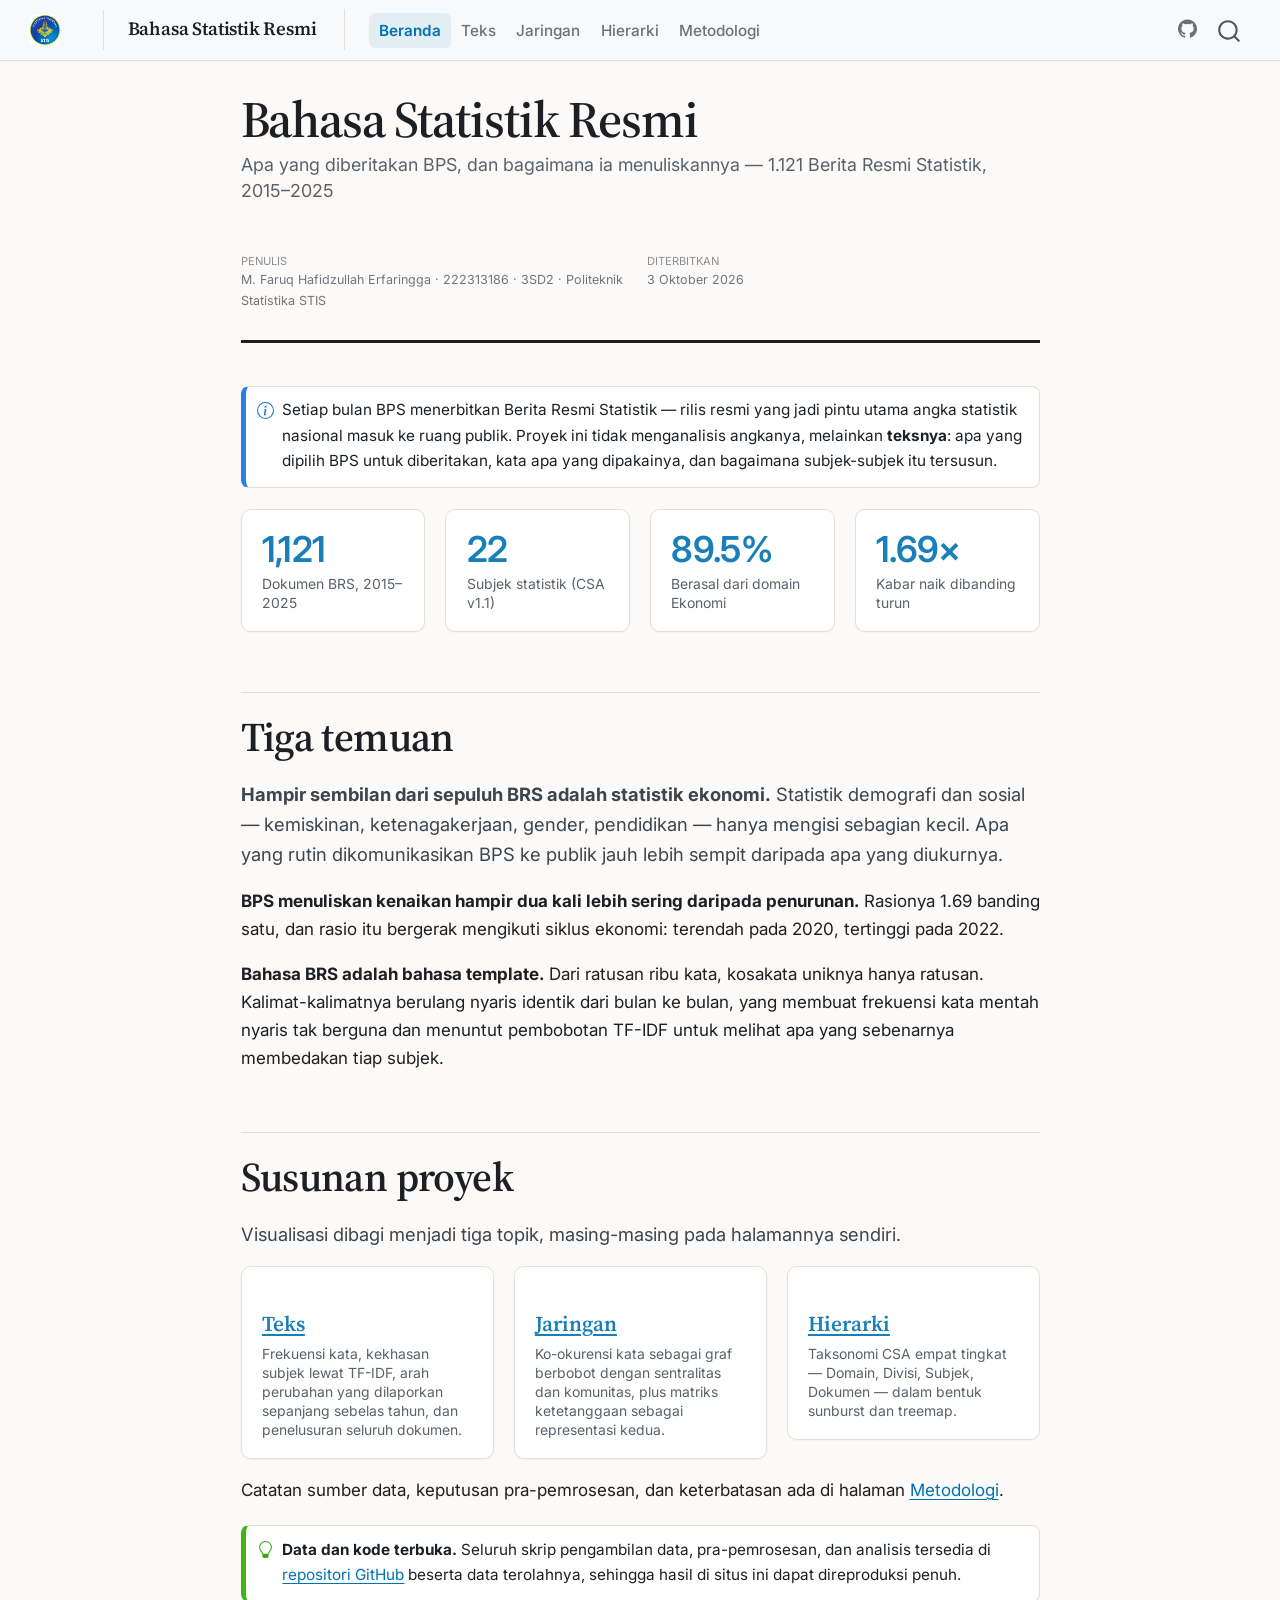
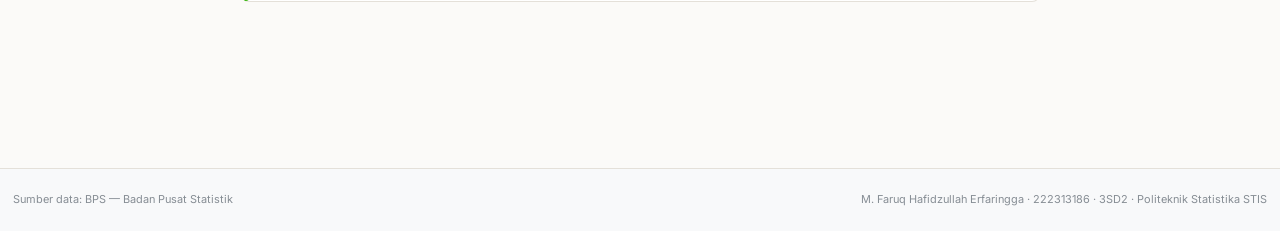
<file: docs/index.html>
<!DOCTYPE html>
<html xmlns="http://www.w3.org/1999/xhtml" lang="id" xml:lang="id"><head>

<meta charset="utf-8">
<meta name="generator" content="quarto-1.5.57">

<meta name="viewport" content="width=device-width, initial-scale=1.0, user-scalable=yes">

<meta name="author" content="M. Faruq Hafidzullah Erfaringga · 222313186 · 3SD2 · Politeknik Statistika STIS">

<title>Bahasa Statistik Resmi</title>
<style>
code{white-space: pre-wrap;}
span.smallcaps{font-variant: small-caps;}
div.columns{display: flex; gap: min(4vw, 1.5em);}
div.column{flex: auto; overflow-x: auto;}
div.hanging-indent{margin-left: 1.5em; text-indent: -1.5em;}
ul.task-list{list-style: none;}
ul.task-list li input[type="checkbox"] {
  width: 0.8em;
  margin: 0 0.8em 0.2em -1em; /* quarto-specific, see https://github.com/quarto-dev/quarto-cli/issues/4556 */ 
  vertical-align: middle;
}
</style>


<script src="site_libs/quarto-nav/quarto-nav.js"></script>
<script src="site_libs/clipboard/clipboard.min.js"></script>
<script src="site_libs/quarto-search/autocomplete.umd.js"></script>
<script src="site_libs/quarto-search/fuse.min.js"></script>
<script src="site_libs/quarto-search/quarto-search.js"></script>
<meta name="quarto:offset" content="./">
<script src="site_libs/quarto-html/quarto.js"></script>
<script src="site_libs/quarto-html/popper.min.js"></script>
<script src="site_libs/quarto-html/tippy.umd.min.js"></script>
<script src="site_libs/quarto-html/anchor.min.js"></script>
<link href="site_libs/quarto-html/tippy.css" rel="stylesheet">
<link href="site_libs/quarto-html/quarto-syntax-highlighting.css" rel="stylesheet" id="quarto-text-highlighting-styles">
<script src="site_libs/bootstrap/bootstrap.min.js"></script>
<link href="site_libs/bootstrap/bootstrap-icons.css" rel="stylesheet">
<link href="site_libs/bootstrap/bootstrap.min.css" rel="stylesheet" id="quarto-bootstrap" data-mode="light">
<script id="quarto-search-options" type="application/json">{
  "location": "navbar",
  "copy-button": false,
  "collapse-after": 3,
  "panel-placement": "end",
  "type": "overlay",
  "limit": 50,
  "keyboard-shortcut": [
    "f",
    "/",
    "s"
  ],
  "show-item-context": false,
  "language": {
    "search-no-results-text": "Tidak ada hasil",
    "search-matching-documents-text": "dokumen cocok",
    "search-copy-link-title": "Salin tautan untuk mencari",
    "search-hide-matches-text": "Sembunyikan kecocokan lainnya",
    "search-more-match-text": "kecocokan lainnya di dokumen ini",
    "search-more-matches-text": "kecocokan lainnya di dokumen ini",
    "search-clear-button-title": "Hapus",
    "search-text-placeholder": "",
    "search-detached-cancel-button-title": "Batal",
    "search-submit-button-title": "Kirim",
    "search-label": "Mencari"
  }
}</script>


</head>

<body class="nav-fixed fullcontent">

<div id="quarto-search-results"></div>
  <header id="quarto-header" class="headroom fixed-top">
    <nav class="navbar navbar-expand-lg " data-bs-theme="dark">
      <div class="navbar-container container-fluid">
      <div class="navbar-brand-container mx-auto">
    <a href="./index.html" class="navbar-brand navbar-brand-logo">
    <img src="./images/logo-stis.png" alt="Logo Politeknik Statistika STIS" class="navbar-logo">
    </a>
    <a class="navbar-brand" href="./index.html">
    <span class="navbar-title">Bahasa Statistik Resmi</span>
    </a>
  </div>
            <div id="quarto-search" class="" title="Mencari"></div>
          <button class="navbar-toggler" type="button" data-bs-toggle="collapse" data-bs-target="#navbarCollapse" aria-controls="navbarCollapse" role="menu" aria-expanded="false" aria-label="Alihkan navigasi" onclick="if (window.quartoToggleHeadroom) { window.quartoToggleHeadroom(); }">
  <span class="navbar-toggler-icon"></span>
</button>
          <div class="collapse navbar-collapse" id="navbarCollapse">
            <ul class="navbar-nav navbar-nav-scroll me-auto">
  <li class="nav-item">
    <a class="nav-link active" href="./index.html" aria-current="page"> 
<span class="menu-text">Beranda</span></a>
  </li>  
  <li class="nav-item">
    <a class="nav-link" href="./teks.html"> 
<span class="menu-text">Teks</span></a>
  </li>  
  <li class="nav-item">
    <a class="nav-link" href="./jaringan.html"> 
<span class="menu-text">Jaringan</span></a>
  </li>  
  <li class="nav-item">
    <a class="nav-link" href="./hierarki.html"> 
<span class="menu-text">Hierarki</span></a>
  </li>  
  <li class="nav-item">
    <a class="nav-link" href="./metodologi.html"> 
<span class="menu-text">Metodologi</span></a>
  </li>  
</ul>
            <ul class="navbar-nav navbar-nav-scroll ms-auto">
  <li class="nav-item compact">
    <a class="nav-link" href="https://github.com/Harq01/visdat-brs"> <i class="bi bi-github" role="img" aria-label="Repositori GitHub">
</i> 
<span class="menu-text"></span></a>
  </li>  
</ul>
          </div> <!-- /navcollapse -->
            <div class="quarto-navbar-tools">
</div>
      </div> <!-- /container-fluid -->
    </nav>
</header>
<!-- content -->
<div id="quarto-content" class="quarto-container page-columns page-rows-contents page-layout-article page-navbar">
<!-- sidebar -->
<!-- margin-sidebar -->
    
<!-- main -->
<main class="content" id="quarto-document-content">

<header id="title-block-header" class="quarto-title-block default">
<div class="quarto-title">
<h1 class="title">Bahasa Statistik Resmi</h1>
<p class="subtitle lead">Apa yang diberitakan BPS, dan bagaimana ia menuliskannya — 1.121 Berita Resmi Statistik, 2015–2025</p>
</div>



<div class="quarto-title-meta">

    <div>
    <div class="quarto-title-meta-heading">Penulis</div>
    <div class="quarto-title-meta-contents">
             <p>M. Faruq Hafidzullah Erfaringga · 222313186 · 3SD2 · Politeknik Statistika STIS </p>
          </div>
  </div>
    
    <div>
    <div class="quarto-title-meta-heading">Diterbitkan</div>
    <div class="quarto-title-meta-contents">
      <p class="date">3 Oktober 2026</p>
    </div>
  </div>
  
    
  </div>
  


</header>


<div class="callout callout-style-simple callout-note">
<div class="callout-body d-flex">
<div class="callout-icon-container">
<i class="callout-icon"></i>
</div>
<div class="callout-body-container">
<p>Setiap bulan BPS menerbitkan Berita Resmi Statistik — rilis resmi yang jadi pintu utama angka statistik nasional masuk ke ruang publik. Proyek ini tidak menganalisis angkanya, melainkan <strong>teksnya</strong>: apa yang dipilih BPS untuk diberitakan, kata apa yang dipakainya, dan bagaimana subjek-subjek itu tersusun.</p>
</div>
</div>
</div>
<div>

</div>
<div class="quarto-layout-panel" data-layout-ncol="4">
<div class="quarto-layout-row">
<section id="section" class="level3 card quarto-layout-cell" style="flex-basis: 25.0%;justify-content: flex-start;">
<h3 class="anchored" data-anchor-id="section">1,121</h3>
<p>Dokumen BRS, 2015–2025</p>
</section>
<section id="section-1" class="level3 card quarto-layout-cell" style="flex-basis: 25.0%;justify-content: flex-start;">
<h3 class="anchored" data-anchor-id="section-1">22</h3>
<p>Subjek statistik (CSA v1.1)</p>
</section>
<section id="section-2" class="level3 card quarto-layout-cell" style="flex-basis: 25.0%;justify-content: flex-start;">
<h3 class="anchored" data-anchor-id="section-2">89.5%</h3>
<p>Berasal dari domain Ekonomi</p>
</section>
<section id="section-3" class="level3 card quarto-layout-cell" style="flex-basis: 25.0%;justify-content: flex-start;">
<h3 class="anchored" data-anchor-id="section-3">1.69×</h3>
<p>Kabar naik dibanding turun</p>
</section>
</div>
</div>
<section id="tiga-temuan" class="level1">
<h1>Tiga temuan</h1>
<p><strong>Hampir sembilan dari sepuluh BRS adalah statistik ekonomi.</strong> Statistik demografi dan sosial — kemiskinan, ketenagakerjaan, gender, pendidikan — hanya mengisi sebagian kecil. Apa yang rutin dikomunikasikan BPS ke publik jauh lebih sempit daripada apa yang diukurnya.</p>
<p><strong>BPS menuliskan kenaikan hampir dua kali lebih sering daripada penurunan.</strong> Rasionya 1.69 banding satu, dan rasio itu bergerak mengikuti siklus ekonomi: terendah pada 2020, tertinggi pada 2022.</p>
<p><strong>Bahasa BRS adalah bahasa template.</strong> Dari ratusan ribu kata, kosakata uniknya hanya ratusan. Kalimat-kalimatnya berulang nyaris identik dari bulan ke bulan, yang membuat frekuensi kata mentah nyaris tak berguna dan menuntut pembobotan TF-IDF untuk melihat apa yang sebenarnya membedakan tiap subjek.</p>
</section>
<section id="susunan-proyek" class="level1">
<h1>Susunan proyek</h1>
<p>Visualisasi dibagi menjadi tiga topik, masing-masing pada halamannya sendiri.</p>
<div>

</div>
<div class="quarto-layout-panel" data-layout-ncol="3">
<div class="quarto-layout-row">
<section id="teks" class="level4 card quarto-layout-cell" style="flex-basis: 33.3%;justify-content: flex-start;">
<h4 class="anchored" data-anchor-id="teks"><a href="./teks.html">Teks</a></h4>
<p>Frekuensi kata, kekhasan subjek lewat TF-IDF, arah perubahan yang dilaporkan sepanjang sebelas tahun, dan penelusuran seluruh dokumen.</p>
</section>
<section id="jaringan" class="level4 card quarto-layout-cell" style="flex-basis: 33.3%;justify-content: flex-start;">
<h4 class="anchored" data-anchor-id="jaringan"><a href="./jaringan.html">Jaringan</a></h4>
<p>Ko-okurensi kata sebagai graf berbobot dengan sentralitas dan komunitas, plus matriks ketetanggaan sebagai representasi kedua.</p>
</section>
<section id="hierarki" class="level4 card quarto-layout-cell" style="flex-basis: 33.3%;justify-content: flex-start;">
<h4 class="anchored" data-anchor-id="hierarki"><a href="./hierarki.html">Hierarki</a></h4>
<p>Taksonomi CSA empat tingkat — Domain, Divisi, Subjek, Dokumen — dalam bentuk sunburst dan treemap.</p>
</section>
</div>
</div>
<p>Catatan sumber data, keputusan pra-pemrosesan, dan keterbatasan ada di halaman <a href="./metodologi.html">Metodologi</a>.</p>
<div class="callout callout-style-simple callout-tip">
<div class="callout-body d-flex">
<div class="callout-icon-container">
<i class="callout-icon"></i>
</div>
<div class="callout-body-container">
<p><strong>Data dan kode terbuka.</strong> Seluruh skrip pengambilan data, pra-pemrosesan, dan analisis tersedia di <a href="https://github.com/Harq01/visdat-brs">repositori GitHub</a> beserta data terolahnya, sehingga hasil di situs ini dapat direproduksi penuh.</p>
</div>
</div>
</div>


</section>

</main> <!-- /main -->
<script id="quarto-html-after-body" type="application/javascript">
window.document.addEventListener("DOMContentLoaded", function (event) {
  const toggleBodyColorMode = (bsSheetEl) => {
    const mode = bsSheetEl.getAttribute("data-mode");
    const bodyEl = window.document.querySelector("body");
    if (mode === "dark") {
      bodyEl.classList.add("quarto-dark");
      bodyEl.classList.remove("quarto-light");
    } else {
      bodyEl.classList.add("quarto-light");
      bodyEl.classList.remove("quarto-dark");
    }
  }
  const toggleBodyColorPrimary = () => {
    const bsSheetEl = window.document.querySelector("link#quarto-bootstrap");
    if (bsSheetEl) {
      toggleBodyColorMode(bsSheetEl);
    }
  }
  toggleBodyColorPrimary();  
  const icon = "";
  const anchorJS = new window.AnchorJS();
  anchorJS.options = {
    placement: 'right',
    icon: icon
  };
  anchorJS.add('.anchored');
  const isCodeAnnotation = (el) => {
    for (const clz of el.classList) {
      if (clz.startsWith('code-annotation-')) {                     
        return true;
      }
    }
    return false;
  }
  const onCopySuccess = function(e) {
    // button target
    const button = e.trigger;
    // don't keep focus
    button.blur();
    // flash "checked"
    button.classList.add('code-copy-button-checked');
    var currentTitle = button.getAttribute("title");
    button.setAttribute("title", "Disalin!");
    let tooltip;
    if (window.bootstrap) {
      button.setAttribute("data-bs-toggle", "tooltip");
      button.setAttribute("data-bs-placement", "left");
      button.setAttribute("data-bs-title", "Disalin!");
      tooltip = new bootstrap.Tooltip(button, 
        { trigger: "manual", 
          customClass: "code-copy-button-tooltip",
          offset: [0, -8]});
      tooltip.show();    
    }
    setTimeout(function() {
      if (tooltip) {
        tooltip.hide();
        button.removeAttribute("data-bs-title");
        button.removeAttribute("data-bs-toggle");
        button.removeAttribute("data-bs-placement");
      }
      button.setAttribute("title", currentTitle);
      button.classList.remove('code-copy-button-checked');
    }, 1000);
    // clear code selection
    e.clearSelection();
  }
  const getTextToCopy = function(trigger) {
      const codeEl = trigger.previousElementSibling.cloneNode(true);
      for (const childEl of codeEl.children) {
        if (isCodeAnnotation(childEl)) {
          childEl.remove();
        }
      }
      return codeEl.innerText;
  }
  const clipboard = new window.ClipboardJS('.code-copy-button:not([data-in-quarto-modal])', {
    text: getTextToCopy
  });
  clipboard.on('success', onCopySuccess);
  if (window.document.getElementById('quarto-embedded-source-code-modal')) {
    // For code content inside modals, clipBoardJS needs to be initialized with a container option
    // TODO: Check when it could be a function (https://github.com/zenorocha/clipboard.js/issues/860)
    const clipboardModal = new window.ClipboardJS('.code-copy-button[data-in-quarto-modal]', {
      text: getTextToCopy,
      container: window.document.getElementById('quarto-embedded-source-code-modal')
    });
    clipboardModal.on('success', onCopySuccess);
  }
    var localhostRegex = new RegExp(/^(?:http|https):\/\/localhost\:?[0-9]*\//);
    var mailtoRegex = new RegExp(/^mailto:/);
      var filterRegex = new RegExp("https:\/\/harq01\.github\.io\/visdat-brs\/");
    var isInternal = (href) => {
        return filterRegex.test(href) || localhostRegex.test(href) || mailtoRegex.test(href);
    }
    // Inspect non-navigation links and adorn them if external
 	var links = window.document.querySelectorAll('a[href]:not(.nav-link):not(.navbar-brand):not(.toc-action):not(.sidebar-link):not(.sidebar-item-toggle):not(.pagination-link):not(.no-external):not([aria-hidden]):not(.dropdown-item):not(.quarto-navigation-tool):not(.about-link)');
    for (var i=0; i<links.length; i++) {
      const link = links[i];
      if (!isInternal(link.href)) {
        // undo the damage that might have been done by quarto-nav.js in the case of
        // links that we want to consider external
        if (link.dataset.originalHref !== undefined) {
          link.href = link.dataset.originalHref;
        }
      }
    }
  function tippyHover(el, contentFn, onTriggerFn, onUntriggerFn) {
    const config = {
      allowHTML: true,
      maxWidth: 500,
      delay: 100,
      arrow: false,
      appendTo: function(el) {
          return el.parentElement;
      },
      interactive: true,
      interactiveBorder: 10,
      theme: 'quarto',
      placement: 'bottom-start',
    };
    if (contentFn) {
      config.content = contentFn;
    }
    if (onTriggerFn) {
      config.onTrigger = onTriggerFn;
    }
    if (onUntriggerFn) {
      config.onUntrigger = onUntriggerFn;
    }
    window.tippy(el, config); 
  }
  const noterefs = window.document.querySelectorAll('a[role="doc-noteref"]');
  for (var i=0; i<noterefs.length; i++) {
    const ref = noterefs[i];
    tippyHover(ref, function() {
      // use id or data attribute instead here
      let href = ref.getAttribute('data-footnote-href') || ref.getAttribute('href');
      try { href = new URL(href).hash; } catch {}
      const id = href.replace(/^#\/?/, "");
      const note = window.document.getElementById(id);
      if (note) {
        return note.innerHTML;
      } else {
        return "";
      }
    });
  }
  const xrefs = window.document.querySelectorAll('a.quarto-xref');
  const processXRef = (id, note) => {
    // Strip column container classes
    const stripColumnClz = (el) => {
      el.classList.remove("page-full", "page-columns");
      if (el.children) {
        for (const child of el.children) {
          stripColumnClz(child);
        }
      }
    }
    stripColumnClz(note)
    if (id === null || id.startsWith('sec-')) {
      // Special case sections, only their first couple elements
      const container = document.createElement("div");
      if (note.children && note.children.length > 2) {
        container.appendChild(note.children[0].cloneNode(true));
        for (let i = 1; i < note.children.length; i++) {
          const child = note.children[i];
          if (child.tagName === "P" && child.innerText === "") {
            continue;
          } else {
            container.appendChild(child.cloneNode(true));
            break;
          }
        }
        if (window.Quarto?.typesetMath) {
          window.Quarto.typesetMath(container);
        }
        return container.innerHTML
      } else {
        if (window.Quarto?.typesetMath) {
          window.Quarto.typesetMath(note);
        }
        return note.innerHTML;
      }
    } else {
      // Remove any anchor links if they are present
      const anchorLink = note.querySelector('a.anchorjs-link');
      if (anchorLink) {
        anchorLink.remove();
      }
      if (window.Quarto?.typesetMath) {
        window.Quarto.typesetMath(note);
      }
      // TODO in 1.5, we should make sure this works without a callout special case
      if (note.classList.contains("callout")) {
        return note.outerHTML;
      } else {
        return note.innerHTML;
      }
    }
  }
  for (var i=0; i<xrefs.length; i++) {
    const xref = xrefs[i];
    tippyHover(xref, undefined, function(instance) {
      instance.disable();
      let url = xref.getAttribute('href');
      let hash = undefined; 
      if (url.startsWith('#')) {
        hash = url;
      } else {
        try { hash = new URL(url).hash; } catch {}
      }
      if (hash) {
        const id = hash.replace(/^#\/?/, "");
        const note = window.document.getElementById(id);
        if (note !== null) {
          try {
            const html = processXRef(id, note.cloneNode(true));
            instance.setContent(html);
          } finally {
            instance.enable();
            instance.show();
          }
        } else {
          // See if we can fetch this
          fetch(url.split('#')[0])
          .then(res => res.text())
          .then(html => {
            const parser = new DOMParser();
            const htmlDoc = parser.parseFromString(html, "text/html");
            const note = htmlDoc.getElementById(id);
            if (note !== null) {
              const html = processXRef(id, note);
              instance.setContent(html);
            } 
          }).finally(() => {
            instance.enable();
            instance.show();
          });
        }
      } else {
        // See if we can fetch a full url (with no hash to target)
        // This is a special case and we should probably do some content thinning / targeting
        fetch(url)
        .then(res => res.text())
        .then(html => {
          const parser = new DOMParser();
          const htmlDoc = parser.parseFromString(html, "text/html");
          const note = htmlDoc.querySelector('main.content');
          if (note !== null) {
            // This should only happen for chapter cross references
            // (since there is no id in the URL)
            // remove the first header
            if (note.children.length > 0 && note.children[0].tagName === "HEADER") {
              note.children[0].remove();
            }
            const html = processXRef(null, note);
            instance.setContent(html);
          } 
        }).finally(() => {
          instance.enable();
          instance.show();
        });
      }
    }, function(instance) {
    });
  }
      let selectedAnnoteEl;
      const selectorForAnnotation = ( cell, annotation) => {
        let cellAttr = 'data-code-cell="' + cell + '"';
        let lineAttr = 'data-code-annotation="' +  annotation + '"';
        const selector = 'span[' + cellAttr + '][' + lineAttr + ']';
        return selector;
      }
      const selectCodeLines = (annoteEl) => {
        const doc = window.document;
        const targetCell = annoteEl.getAttribute("data-target-cell");
        const targetAnnotation = annoteEl.getAttribute("data-target-annotation");
        const annoteSpan = window.document.querySelector(selectorForAnnotation(targetCell, targetAnnotation));
        const lines = annoteSpan.getAttribute("data-code-lines").split(",");
        const lineIds = lines.map((line) => {
          return targetCell + "-" + line;
        })
        let top = null;
        let height = null;
        let parent = null;
        if (lineIds.length > 0) {
            //compute the position of the single el (top and bottom and make a div)
            const el = window.document.getElementById(lineIds[0]);
            top = el.offsetTop;
            height = el.offsetHeight;
            parent = el.parentElement.parentElement;
          if (lineIds.length > 1) {
            const lastEl = window.document.getElementById(lineIds[lineIds.length - 1]);
            const bottom = lastEl.offsetTop + lastEl.offsetHeight;
            height = bottom - top;
          }
          if (top !== null && height !== null && parent !== null) {
            // cook up a div (if necessary) and position it 
            let div = window.document.getElementById("code-annotation-line-highlight");
            if (div === null) {
              div = window.document.createElement("div");
              div.setAttribute("id", "code-annotation-line-highlight");
              div.style.position = 'absolute';
              parent.appendChild(div);
            }
            div.style.top = top - 2 + "px";
            div.style.height = height + 4 + "px";
            div.style.left = 0;
            let gutterDiv = window.document.getElementById("code-annotation-line-highlight-gutter");
            if (gutterDiv === null) {
              gutterDiv = window.document.createElement("div");
              gutterDiv.setAttribute("id", "code-annotation-line-highlight-gutter");
              gutterDiv.style.position = 'absolute';
              const codeCell = window.document.getElementById(targetCell);
              const gutter = codeCell.querySelector('.code-annotation-gutter');
              gutter.appendChild(gutterDiv);
            }
            gutterDiv.style.top = top - 2 + "px";
            gutterDiv.style.height = height + 4 + "px";
          }
          selectedAnnoteEl = annoteEl;
        }
      };
      const unselectCodeLines = () => {
        const elementsIds = ["code-annotation-line-highlight", "code-annotation-line-highlight-gutter"];
        elementsIds.forEach((elId) => {
          const div = window.document.getElementById(elId);
          if (div) {
            div.remove();
          }
        });
        selectedAnnoteEl = undefined;
      };
        // Handle positioning of the toggle
    window.addEventListener(
      "resize",
      throttle(() => {
        elRect = undefined;
        if (selectedAnnoteEl) {
          selectCodeLines(selectedAnnoteEl);
        }
      }, 10)
    );
    function throttle(fn, ms) {
    let throttle = false;
    let timer;
      return (...args) => {
        if(!throttle) { // first call gets through
            fn.apply(this, args);
            throttle = true;
        } else { // all the others get throttled
            if(timer) clearTimeout(timer); // cancel #2
            timer = setTimeout(() => {
              fn.apply(this, args);
              timer = throttle = false;
            }, ms);
        }
      };
    }
      // Attach click handler to the DT
      const annoteDls = window.document.querySelectorAll('dt[data-target-cell]');
      for (const annoteDlNode of annoteDls) {
        annoteDlNode.addEventListener('click', (event) => {
          const clickedEl = event.target;
          if (clickedEl !== selectedAnnoteEl) {
            unselectCodeLines();
            const activeEl = window.document.querySelector('dt[data-target-cell].code-annotation-active');
            if (activeEl) {
              activeEl.classList.remove('code-annotation-active');
            }
            selectCodeLines(clickedEl);
            clickedEl.classList.add('code-annotation-active');
          } else {
            // Unselect the line
            unselectCodeLines();
            clickedEl.classList.remove('code-annotation-active');
          }
        });
      }
  const findCites = (el) => {
    const parentEl = el.parentElement;
    if (parentEl) {
      const cites = parentEl.dataset.cites;
      if (cites) {
        return {
          el,
          cites: cites.split(' ')
        };
      } else {
        return findCites(el.parentElement)
      }
    } else {
      return undefined;
    }
  };
  var bibliorefs = window.document.querySelectorAll('a[role="doc-biblioref"]');
  for (var i=0; i<bibliorefs.length; i++) {
    const ref = bibliorefs[i];
    const citeInfo = findCites(ref);
    if (citeInfo) {
      tippyHover(citeInfo.el, function() {
        var popup = window.document.createElement('div');
        citeInfo.cites.forEach(function(cite) {
          var citeDiv = window.document.createElement('div');
          citeDiv.classList.add('hanging-indent');
          citeDiv.classList.add('csl-entry');
          var biblioDiv = window.document.getElementById('ref-' + cite);
          if (biblioDiv) {
            citeDiv.innerHTML = biblioDiv.innerHTML;
          }
          popup.appendChild(citeDiv);
        });
        return popup.innerHTML;
      });
    }
  }
});
</script>
</div> <!-- /content -->
<footer class="footer">
  <div class="nav-footer">
    <div class="nav-footer-left">
<p>Sumber data: BPS — Badan Pusat Statistik</p>
</div>   
    <div class="nav-footer-center">
      &nbsp;
    </div>
    <div class="nav-footer-right">
<p>M. Faruq Hafidzullah Erfaringga · 222313186 · 3SD2 · Politeknik Statistika STIS</p>
</div>
  </div>
</footer>




</body></html>
</file>
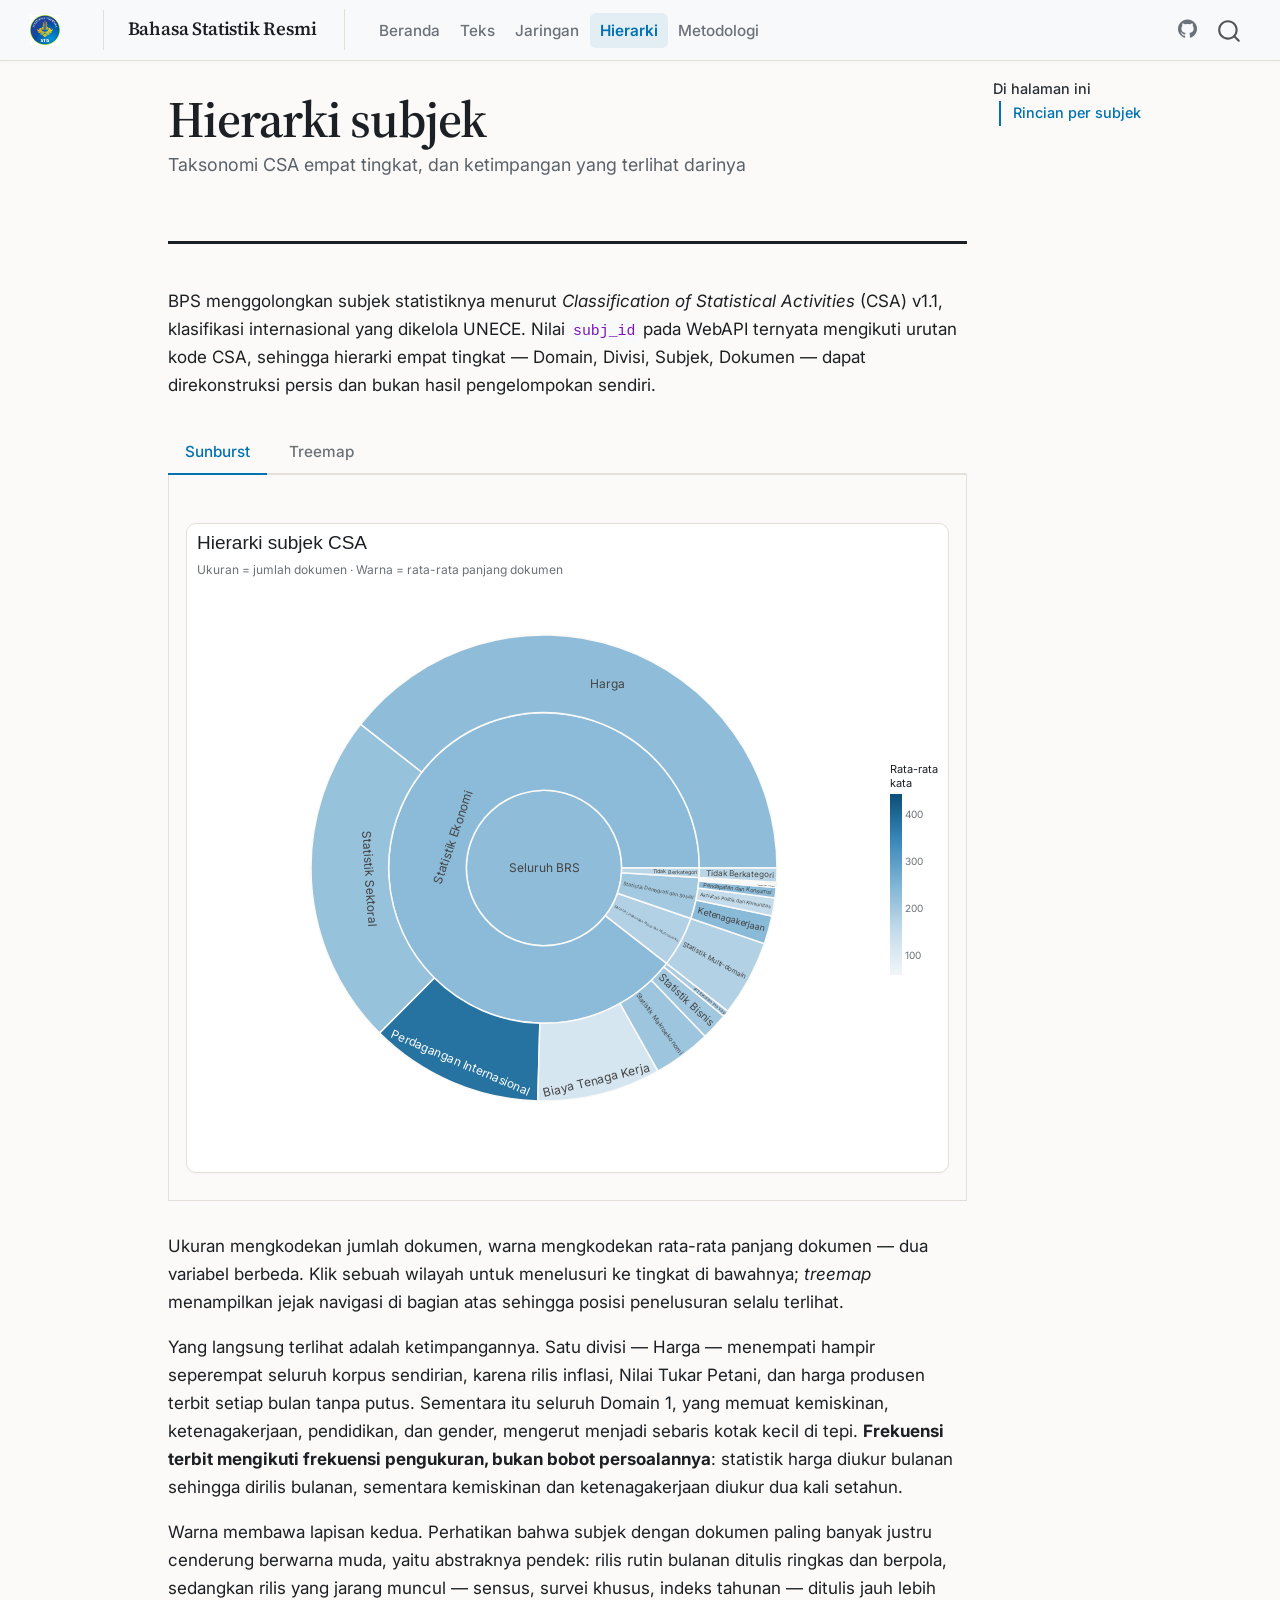
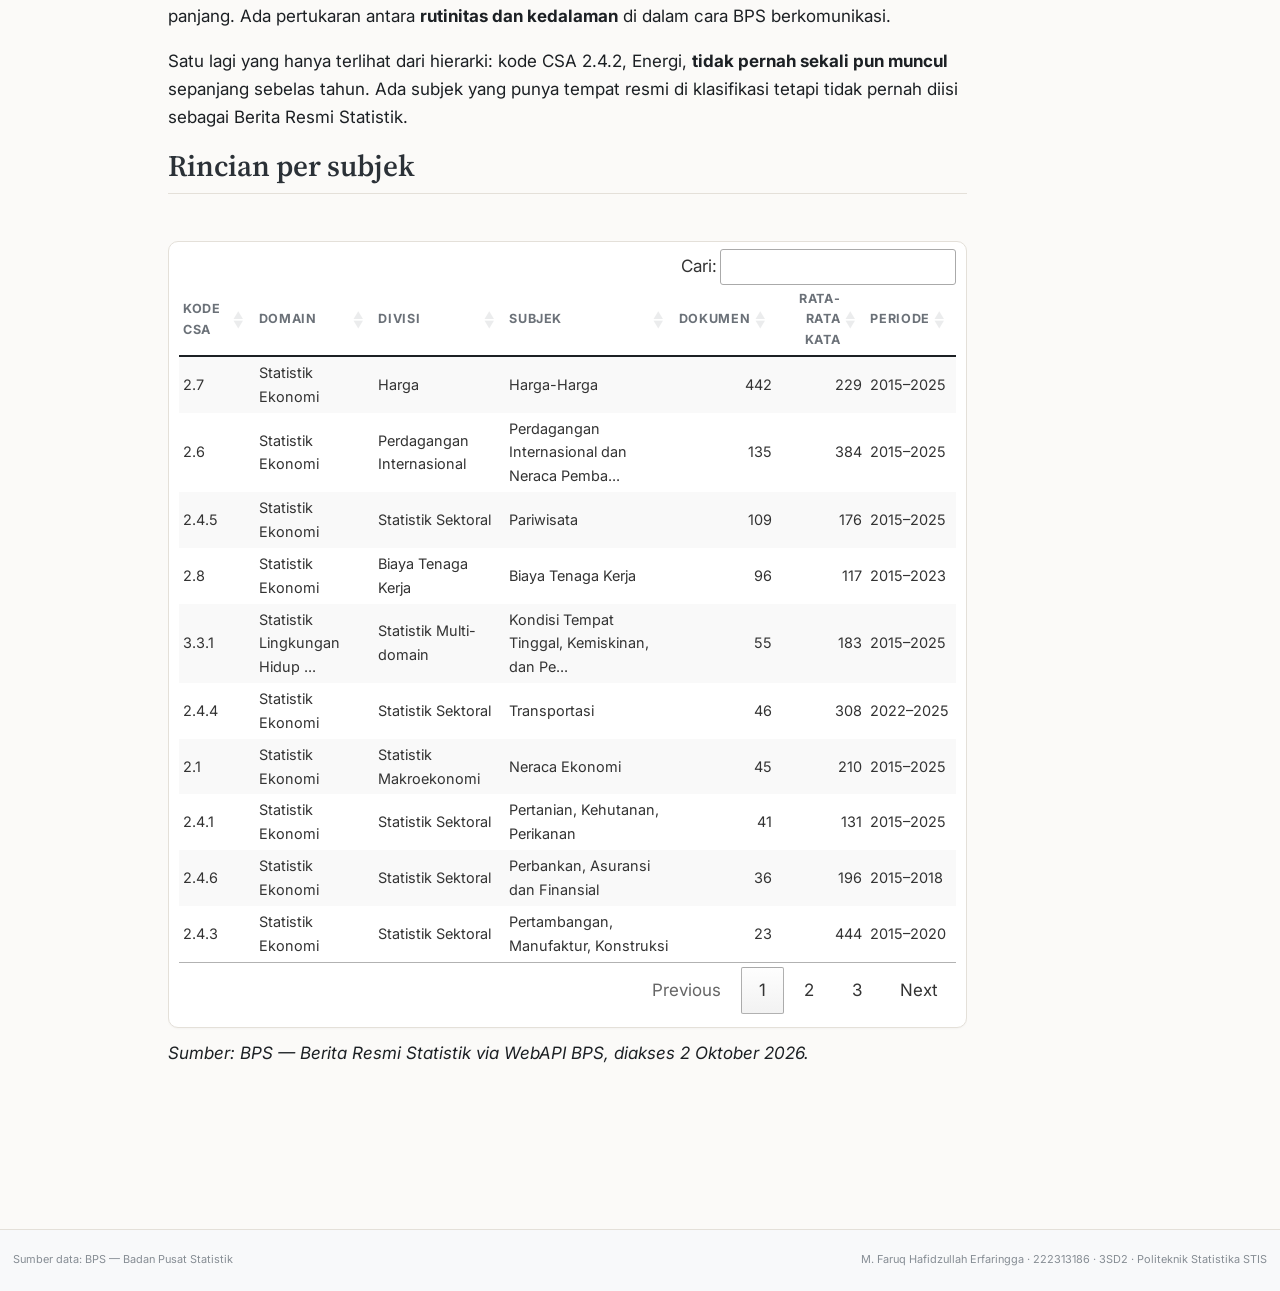
<file: docs/hierarki.html>
<!DOCTYPE html>
<html xmlns="http://www.w3.org/1999/xhtml" lang="id" xml:lang="id"><head>

<meta charset="utf-8">
<meta name="generator" content="quarto-1.5.57">

<meta name="viewport" content="width=device-width, initial-scale=1.0, user-scalable=yes">


<title>Hierarki subjek – Bahasa Statistik Resmi</title>
<style>
code{white-space: pre-wrap;}
span.smallcaps{font-variant: small-caps;}
div.columns{display: flex; gap: min(4vw, 1.5em);}
div.column{flex: auto; overflow-x: auto;}
div.hanging-indent{margin-left: 1.5em; text-indent: -1.5em;}
ul.task-list{list-style: none;}
ul.task-list li input[type="checkbox"] {
  width: 0.8em;
  margin: 0 0.8em 0.2em -1em; /* quarto-specific, see https://github.com/quarto-dev/quarto-cli/issues/4556 */ 
  vertical-align: middle;
}
</style>


<script src="site_libs/quarto-nav/quarto-nav.js"></script>
<script src="site_libs/clipboard/clipboard.min.js"></script>
<script src="site_libs/quarto-search/autocomplete.umd.js"></script>
<script src="site_libs/quarto-search/fuse.min.js"></script>
<script src="site_libs/quarto-search/quarto-search.js"></script>
<meta name="quarto:offset" content="./">
<script src="site_libs/quarto-html/quarto.js"></script>
<script src="site_libs/quarto-html/popper.min.js"></script>
<script src="site_libs/quarto-html/tippy.umd.min.js"></script>
<script src="site_libs/quarto-html/anchor.min.js"></script>
<link href="site_libs/quarto-html/tippy.css" rel="stylesheet">
<link href="site_libs/quarto-html/quarto-syntax-highlighting.css" rel="stylesheet" id="quarto-text-highlighting-styles">
<script src="site_libs/bootstrap/bootstrap.min.js"></script>
<link href="site_libs/bootstrap/bootstrap-icons.css" rel="stylesheet">
<link href="site_libs/bootstrap/bootstrap.min.css" rel="stylesheet" id="quarto-bootstrap" data-mode="light">
<script id="quarto-search-options" type="application/json">{
  "location": "navbar",
  "copy-button": false,
  "collapse-after": 3,
  "panel-placement": "end",
  "type": "overlay",
  "limit": 50,
  "keyboard-shortcut": [
    "f",
    "/",
    "s"
  ],
  "show-item-context": false,
  "language": {
    "search-no-results-text": "Tidak ada hasil",
    "search-matching-documents-text": "dokumen cocok",
    "search-copy-link-title": "Salin tautan untuk mencari",
    "search-hide-matches-text": "Sembunyikan kecocokan lainnya",
    "search-more-match-text": "kecocokan lainnya di dokumen ini",
    "search-more-matches-text": "kecocokan lainnya di dokumen ini",
    "search-clear-button-title": "Hapus",
    "search-text-placeholder": "",
    "search-detached-cancel-button-title": "Batal",
    "search-submit-button-title": "Kirim",
    "search-label": "Mencari"
  }
}</script>
<link href="site_libs/htmltools-fill-0.5.8.1/fill.css" rel="stylesheet">

<script src="site_libs/htmlwidgets-1.6.4/htmlwidgets.js"></script>

<script src="site_libs/plotly-binding-4.12.1/plotly.js"></script>

<script src="site_libs/typedarray-0.1/typedarray.min.js"></script>

<script src="site_libs/jquery-3.6.0/jquery-3.6.0.min.js"></script>

<link href="site_libs/crosstalk-1.2.2/css/crosstalk.min.css" rel="stylesheet">

<script src="site_libs/crosstalk-1.2.2/js/crosstalk.min.js"></script>

<link href="site_libs/plotly-htmlwidgets-css-2.25.2/plotly-htmlwidgets.css" rel="stylesheet">

<script src="site_libs/plotly-main-2.25.2/plotly-latest.min.js"></script>

<script src="site_libs/plotly-locale-id-2.25.2/id.js"></script>

<link href="site_libs/datatables-css-0.0.0/datatables-crosstalk.css" rel="stylesheet">

<script src="site_libs/datatables-binding-0.34.0/datatables.js"></script>

<link href="site_libs/dt-core-1.13.6/css/jquery.dataTables.min.css" rel="stylesheet">

<link href="site_libs/dt-core-1.13.6/css/jquery.dataTables.extra.css" rel="stylesheet">

<script src="site_libs/dt-core-1.13.6/js/jquery.dataTables.min.js"></script>



</head>

<body class="nav-fixed">

<div id="quarto-search-results"></div>
  <header id="quarto-header" class="headroom fixed-top">
    <nav class="navbar navbar-expand-lg " data-bs-theme="dark">
      <div class="navbar-container container-fluid">
      <div class="navbar-brand-container mx-auto">
    <a href="./index.html" class="navbar-brand navbar-brand-logo">
    <img src="./images/logo-stis.png" alt="Logo Politeknik Statistika STIS" class="navbar-logo">
    </a>
    <a class="navbar-brand" href="./index.html">
    <span class="navbar-title">Bahasa Statistik Resmi</span>
    </a>
  </div>
            <div id="quarto-search" class="" title="Mencari"></div>
          <button class="navbar-toggler" type="button" data-bs-toggle="collapse" data-bs-target="#navbarCollapse" aria-controls="navbarCollapse" role="menu" aria-expanded="false" aria-label="Alihkan navigasi" onclick="if (window.quartoToggleHeadroom) { window.quartoToggleHeadroom(); }">
  <span class="navbar-toggler-icon"></span>
</button>
          <div class="collapse navbar-collapse" id="navbarCollapse">
            <ul class="navbar-nav navbar-nav-scroll me-auto">
  <li class="nav-item">
    <a class="nav-link" href="./index.html"> 
<span class="menu-text">Beranda</span></a>
  </li>  
  <li class="nav-item">
    <a class="nav-link" href="./teks.html"> 
<span class="menu-text">Teks</span></a>
  </li>  
  <li class="nav-item">
    <a class="nav-link" href="./jaringan.html"> 
<span class="menu-text">Jaringan</span></a>
  </li>  
  <li class="nav-item">
    <a class="nav-link active" href="./hierarki.html" aria-current="page"> 
<span class="menu-text">Hierarki</span></a>
  </li>  
  <li class="nav-item">
    <a class="nav-link" href="./metodologi.html"> 
<span class="menu-text">Metodologi</span></a>
  </li>  
</ul>
            <ul class="navbar-nav navbar-nav-scroll ms-auto">
  <li class="nav-item compact">
    <a class="nav-link" href="https://github.com/Harq01/visdat-brs"> <i class="bi bi-github" role="img" aria-label="Repositori GitHub">
</i> 
<span class="menu-text"></span></a>
  </li>  
</ul>
          </div> <!-- /navcollapse -->
            <div class="quarto-navbar-tools">
</div>
      </div> <!-- /container-fluid -->
    </nav>
</header>
<!-- content -->
<div id="quarto-content" class="quarto-container page-columns page-rows-contents page-layout-article page-navbar">
<!-- sidebar -->
<!-- margin-sidebar -->
    <div id="quarto-margin-sidebar" class="sidebar margin-sidebar">
        <nav id="TOC" role="doc-toc" class="toc-active">
    <h2 id="toc-title">Di halaman ini</h2>
   
  <ul class="collapse">
  <li><a href="#rincian-per-subjek" id="toc-rincian-per-subjek" class="nav-link active" data-scroll-target="#rincian-per-subjek">Rincian per subjek</a></li>
  </ul>
</nav>
    </div>
<!-- main -->
<main class="content" id="quarto-document-content">

<header id="title-block-header" class="quarto-title-block default">
<div class="quarto-title">
<h1 class="title">Hierarki subjek</h1>
<p class="subtitle lead">Taksonomi CSA empat tingkat, dan ketimpangan yang terlihat darinya</p>
</div>



<div class="quarto-title-meta">

    
  
    
  </div>
  


</header>


<p>BPS menggolongkan subjek statistiknya menurut <em>Classification of Statistical Activities</em> (CSA) v1.1, klasifikasi internasional yang dikelola UNECE. Nilai <code>subj_id</code> pada WebAPI ternyata mengikuti urutan kode CSA, sehingga hierarki empat tingkat — Domain, Divisi, Subjek, Dokumen — dapat direkonstruksi persis dan bukan hasil pengelompokan sendiri.</p>
<div class="tabset-margin-container"></div><div class="panel-tabset">
<ul class="nav nav-tabs" role="tablist"><li class="nav-item" role="presentation"><a class="nav-link active" id="tabset-1-1-tab" data-bs-toggle="tab" data-bs-target="#tabset-1-1" role="tab" aria-controls="tabset-1-1" aria-selected="true">Sunburst</a></li><li class="nav-item" role="presentation"><a class="nav-link" id="tabset-1-2-tab" data-bs-toggle="tab" data-bs-target="#tabset-1-2" role="tab" aria-controls="tabset-1-2" aria-selected="false">Treemap</a></li></ul>
<div class="tab-content">
<div id="tabset-1-1" class="tab-pane active" role="tabpanel" aria-labelledby="tabset-1-1-tab">
<div class="cell">
<div class="cell-output-display">
<div class="plotly html-widget html-fill-item" id="htmlwidget-e385d710df4aa9bdfae6" style="width:100%;height:650px;"></div>
<script type="application/json" data-for="htmlwidget-e385d710df4aa9bdfae6">{"x":{"visdat":{"44247b1738a6":["function () ","plotlyVisDat"]},"cur_data":"44247b1738a6","attrs":{"44247b1738a6":{"ids":{},"labels":{},"parents":{},"values":{},"marker":{"colors":{},"colorscale":[["0","#f2f6f9"],["0.25","#c3dbea"],["0.5","#7fb4d4"],["0.75","#3787b9"],["1","#0a4f78"]],"line":{"color":"#fbfaf8","width":1.5},"colorbar":{"title":{"text":"Rata-rata<br>kata","font":{"size":11}},"len":0.5,"thickness":12,"outlinewidth":0,"tickfont":{"size":10,"color":"#6b7178"}}},"branchvalues":"total","maxdepth":3,"insidetextfont":{"family":"Inter, system-ui, -apple-system, Segoe UI, sans-serif","size":12},"hovertemplate":"<b>%{label}<\/b><br>%{value} dokumen<br>Rata-rata %{color} kata<extra><\/extra>","alpha_stroke":1,"sizes":[10,100],"spans":[1,20],"type":"sunburst"}},"layout":{"margin":{"b":80,"l":24,"t":104,"r":24},"title":{"text":"Hierarki subjek CSA<br><span style='font-family:Inter, system-ui, -apple-system, Segoe UI, sans-serif;font-size:12px;color:#6b7178'>Ukuran = jumlah dokumen · Warna = rata-rata panjang dokumen<\/span>","x":0,"xanchor":"left","y":1,"yanchor":"top","pad":{"t":18,"b":24,"l":0},"font":{"family":"Source Serif 4, Georgia, serif","size":19,"color":"#1c2024"}},"font":{"family":"Inter, system-ui, -apple-system, Segoe UI, sans-serif","size":13,"color":"#1c2024"},"paper_bgcolor":"rgba(0,0,0,0)","plot_bgcolor":"rgba(0,0,0,0)","hoverlabel":{"font":{"family":"Inter, system-ui, -apple-system, Segoe UI, sans-serif","size":13,"color":"#fff"},"bgcolor":"#1c2024","bordercolor":"#1c2024"},"xaxis":{"gridcolor":"#e8e4dd","zerolinecolor":"#e8e4dd","linecolor":"#e8e4dd","tickfont":{"size":11,"color":"#6b7178"},"titlefont":{"size":11.5,"color":"#6b7178"}},"yaxis":{"gridcolor":"#e8e4dd","zerolinecolor":"#e8e4dd","linecolor":"#e8e4dd","tickfont":{"size":11,"color":"#6b7178"},"titlefont":{"size":11.5,"color":"#6b7178"}},"annotations":[{"text":"Sumber: BPS — Berita Resmi Statistik via WebAPI BPS, diakses 2 Oktober 2026","showarrow":false,"xref":"paper","yref":"paper","x":0,"y":-0.20000000000000001,"xanchor":"left","font":{"family":"Inter, system-ui, -apple-system, Segoe UI, sans-serif","size":10,"color":"#8c9298"}}],"hovermode":"closest","showlegend":false},"source":"A","config":{"modeBarButtonsToAdd":["hoverclosest","hovercompare"],"showSendToCloud":false,"locale":"id","displaylogo":false,"responsive":true,"modeBarButtonsToRemove":["lasso2d","select2d","autoScale2d"]},"data":[{"ids":["BRS","Statistik Demografi dan Sosial","Statistik Ekonomi","Statistik Lingkungan Hidup dan Multi-domain","Tidak Berkategori","Statistik Demografi dan Sosial | Aktivitas Politik dan Komunitas","Statistik Demografi dan Sosial | Budaya","Statistik Demografi dan Sosial | Hukum dan Kriminal","Statistik Demografi dan Sosial | Ketenagakerjaan","Statistik Demografi dan Sosial | Pendapatan dan Konsumsi","Statistik Demografi dan Sosial | Populasi dan Migrasi","Statistik Ekonomi | Biaya Tenaga Kerja","Statistik Ekonomi | Harga","Statistik Ekonomi | IPTEK dan Inovasi","Statistik Ekonomi | Perdagangan Internasional","Statistik Ekonomi | Statistik Bisnis","Statistik Ekonomi | Statistik Makroekonomi","Statistik Ekonomi | Statistik Sektoral","Statistik Lingkungan Hidup dan Multi-domain | Statistik Multi-domain","Tidak Berkategori | Tidak Berkategori","Statistik Demografi dan Sosial | Aktivitas Politik dan Komunitas | Aktivitas Politik dan Komunitas Lainnya","Statistik Demografi dan Sosial | Budaya | Budaya","Statistik Demografi dan Sosial | Hukum dan Kriminal | Hukum dan Kriminal","Statistik Demografi dan Sosial | Ketenagakerjaan | Tenaga Kerja","Statistik Demografi dan Sosial | Pendapatan dan Konsumsi | Konsumsi dan Pendapatan","Statistik Demografi dan Sosial | Populasi dan Migrasi | Kependudukan dan Migrasi","Statistik Ekonomi | Biaya Tenaga Kerja | Biaya Tenaga Kerja","Statistik Ekonomi | Harga | Harga-Harga","Statistik Ekonomi | IPTEK dan Inovasi | Ilmu Pengetahuan, Teknologi, dan Inovasi","Statistik Ekonomi | Perdagangan Internasional | Perdagangan Internasional dan Neraca Pembayaran","Statistik Ekonomi | Statistik Bisnis | Statistik Bisnis","Statistik Ekonomi | Statistik Makroekonomi | Neraca Ekonomi","Statistik Ekonomi | Statistik Sektoral | Pariwisata","Statistik Ekonomi | Statistik Sektoral | Transportasi","Statistik Ekonomi | Statistik Sektoral | Pertanian, Kehutanan, Perikanan","Statistik Ekonomi | Statistik Sektoral | Perbankan, Asuransi dan Finansial","Statistik Ekonomi | Statistik Sektoral | Pertambangan, Manufaktur, Konstruksi","Statistik Ekonomi | Statistik Sektoral | Statistik sektoral","Statistik Lingkungan Hidup dan Multi-domain | Statistik Multi-domain | Kondisi Tempat Tinggal, Kemiskinan, dan Permasalahan Sosial Lintas Sektor","Statistik Lingkungan Hidup dan Multi-domain | Statistik Multi-domain | Gender dan Kelompok Populasi Khusus","Statistik Lingkungan Hidup dan Multi-domain | Statistik Multi-domain | Pembangunan Berkelanjutan","Tidak Berkategori | Tidak Berkategori | Tidak Berkategori"],"labels":["Seluruh BRS","Statistik Demografi dan Sosial","Statistik Ekonomi","Statistik Lingkungan Hidup dan Multi-domain","Tidak Berkategori","Aktivitas Politik dan Komunitas","Budaya","Hukum dan Kriminal","Ketenagakerjaan","Pendapatan dan Konsumsi","Populasi dan Migrasi","Biaya Tenaga Kerja","Harga","IPTEK dan Inovasi","Perdagangan Internasional","Statistik Bisnis","Statistik Makroekonomi","Statistik Sektoral","Statistik Multi-domain","Tidak Berkategori","Aktivitas Politik dan Komunitas Lainnya","Budaya","Hukum dan Kriminal","Tenaga Kerja","Konsumsi dan Pendapatan","Kependudukan dan Migrasi","Biaya Tenaga Kerja","Harga-Harga","Ilmu Pengetahuan, Teknologi, dan Inovasi","Perdagangan Internasional dan Neraca Pemba...","Statistik Bisnis","Neraca Ekonomi","Pariwisata","Transportasi","Pertanian, Kehutanan, Perikanan","Perbankan, Asuransi dan Finansial","Pertambangan, Manufaktur, Konstruksi","Statistik sektoral","Kondisi Tempat Tinggal, Kemiskinan, dan Pe...","Gender dan Kelompok Populasi Khusus","Pembangunan Berkelanjutan","Tidak Berkategori"],"parents":[null,"BRS","BRS","BRS","BRS","Statistik Demografi dan Sosial","Statistik Demografi dan Sosial","Statistik Demografi dan Sosial","Statistik Demografi dan Sosial","Statistik Demografi dan Sosial","Statistik Demografi dan Sosial","Statistik Ekonomi","Statistik Ekonomi","Statistik Ekonomi","Statistik Ekonomi","Statistik Ekonomi","Statistik Ekonomi","Statistik Ekonomi","Statistik Lingkungan Hidup dan Multi-domain","Tidak Berkategori","Statistik Demografi dan Sosial | Aktivitas Politik dan Komunitas","Statistik Demografi dan Sosial | Budaya","Statistik Demografi dan Sosial | Hukum dan Kriminal","Statistik Demografi dan Sosial | Ketenagakerjaan","Statistik Demografi dan Sosial | Pendapatan dan Konsumsi","Statistik Demografi dan Sosial | Populasi dan Migrasi","Statistik Ekonomi | Biaya Tenaga Kerja","Statistik Ekonomi | Harga","Statistik Ekonomi | IPTEK dan Inovasi","Statistik Ekonomi | Perdagangan Internasional","Statistik Ekonomi | Statistik Bisnis","Statistik Ekonomi | Statistik Makroekonomi","Statistik Ekonomi | Statistik Sektoral","Statistik Ekonomi | Statistik Sektoral","Statistik Ekonomi | Statistik Sektoral","Statistik Ekonomi | Statistik Sektoral","Statistik Ekonomi | Statistik Sektoral","Statistik Ekonomi | Statistik Sektoral","Statistik Lingkungan Hidup dan Multi-domain | Statistik Multi-domain","Statistik Lingkungan Hidup dan Multi-domain | Statistik Multi-domain","Statistik Lingkungan Hidup dan Multi-domain | Statistik Multi-domain","Tidak Berkategori | Tidak Berkategori"],"values":[1121,48,1003,59,11,14,1,1,22,8,2,96,442,5,135,21,45,259,59,11,14,1,1,22,8,2,96,442,5,135,21,45,109,46,41,36,23,4,55,2,2,11],"marker":{"color":"rgba(31,119,180,1)","colors":[230,201,235,180,169,155,113,145,238,233,60,117,229,192,384,202,210,218,180,169,155,113,145,238,233,60,117,229,192,384,202,210,176,308,131,196,444,121,183,62,216,169],"colorscale":[["0","#f2f6f9"],["0.25","#c3dbea"],["0.5","#7fb4d4"],["0.75","#3787b9"],["1","#0a4f78"]],"line":{"color":"#fbfaf8","width":1.5},"colorbar":{"title":{"text":"Rata-rata<br>kata","font":{"size":11}},"len":0.5,"thickness":12,"outlinewidth":0,"tickfont":{"size":10,"color":"#6b7178"}}},"branchvalues":"total","maxdepth":3,"insidetextfont":{"family":"Inter, system-ui, -apple-system, Segoe UI, sans-serif","size":12},"hovertemplate":["<b>%{label}<\/b><br>%{value} dokumen<br>Rata-rata %{color} kata<extra><\/extra>","<b>%{label}<\/b><br>%{value} dokumen<br>Rata-rata %{color} kata<extra><\/extra>","<b>%{label}<\/b><br>%{value} dokumen<br>Rata-rata %{color} kata<extra><\/extra>","<b>%{label}<\/b><br>%{value} dokumen<br>Rata-rata %{color} kata<extra><\/extra>","<b>%{label}<\/b><br>%{value} dokumen<br>Rata-rata %{color} kata<extra><\/extra>","<b>%{label}<\/b><br>%{value} dokumen<br>Rata-rata %{color} kata<extra><\/extra>","<b>%{label}<\/b><br>%{value} dokumen<br>Rata-rata %{color} kata<extra><\/extra>","<b>%{label}<\/b><br>%{value} dokumen<br>Rata-rata %{color} kata<extra><\/extra>","<b>%{label}<\/b><br>%{value} dokumen<br>Rata-rata %{color} kata<extra><\/extra>","<b>%{label}<\/b><br>%{value} dokumen<br>Rata-rata %{color} kata<extra><\/extra>","<b>%{label}<\/b><br>%{value} dokumen<br>Rata-rata %{color} kata<extra><\/extra>","<b>%{label}<\/b><br>%{value} dokumen<br>Rata-rata %{color} kata<extra><\/extra>","<b>%{label}<\/b><br>%{value} dokumen<br>Rata-rata %{color} kata<extra><\/extra>","<b>%{label}<\/b><br>%{value} dokumen<br>Rata-rata %{color} kata<extra><\/extra>","<b>%{label}<\/b><br>%{value} dokumen<br>Rata-rata %{color} kata<extra><\/extra>","<b>%{label}<\/b><br>%{value} dokumen<br>Rata-rata %{color} kata<extra><\/extra>","<b>%{label}<\/b><br>%{value} dokumen<br>Rata-rata %{color} kata<extra><\/extra>","<b>%{label}<\/b><br>%{value} dokumen<br>Rata-rata %{color} kata<extra><\/extra>","<b>%{label}<\/b><br>%{value} dokumen<br>Rata-rata %{color} kata<extra><\/extra>","<b>%{label}<\/b><br>%{value} dokumen<br>Rata-rata %{color} kata<extra><\/extra>","<b>%{label}<\/b><br>%{value} dokumen<br>Rata-rata %{color} kata<extra><\/extra>","<b>%{label}<\/b><br>%{value} dokumen<br>Rata-rata %{color} kata<extra><\/extra>","<b>%{label}<\/b><br>%{value} dokumen<br>Rata-rata %{color} kata<extra><\/extra>","<b>%{label}<\/b><br>%{value} dokumen<br>Rata-rata %{color} kata<extra><\/extra>","<b>%{label}<\/b><br>%{value} dokumen<br>Rata-rata %{color} kata<extra><\/extra>","<b>%{label}<\/b><br>%{value} dokumen<br>Rata-rata %{color} kata<extra><\/extra>","<b>%{label}<\/b><br>%{value} dokumen<br>Rata-rata %{color} kata<extra><\/extra>","<b>%{label}<\/b><br>%{value} dokumen<br>Rata-rata %{color} kata<extra><\/extra>","<b>%{label}<\/b><br>%{value} dokumen<br>Rata-rata %{color} kata<extra><\/extra>","<b>%{label}<\/b><br>%{value} dokumen<br>Rata-rata %{color} kata<extra><\/extra>","<b>%{label}<\/b><br>%{value} dokumen<br>Rata-rata %{color} kata<extra><\/extra>","<b>%{label}<\/b><br>%{value} dokumen<br>Rata-rata %{color} kata<extra><\/extra>","<b>%{label}<\/b><br>%{value} dokumen<br>Rata-rata %{color} kata<extra><\/extra>","<b>%{label}<\/b><br>%{value} dokumen<br>Rata-rata %{color} kata<extra><\/extra>","<b>%{label}<\/b><br>%{value} dokumen<br>Rata-rata %{color} kata<extra><\/extra>","<b>%{label}<\/b><br>%{value} dokumen<br>Rata-rata %{color} kata<extra><\/extra>","<b>%{label}<\/b><br>%{value} dokumen<br>Rata-rata %{color} kata<extra><\/extra>","<b>%{label}<\/b><br>%{value} dokumen<br>Rata-rata %{color} kata<extra><\/extra>","<b>%{label}<\/b><br>%{value} dokumen<br>Rata-rata %{color} kata<extra><\/extra>","<b>%{label}<\/b><br>%{value} dokumen<br>Rata-rata %{color} kata<extra><\/extra>","<b>%{label}<\/b><br>%{value} dokumen<br>Rata-rata %{color} kata<extra><\/extra>","<b>%{label}<\/b><br>%{value} dokumen<br>Rata-rata %{color} kata<extra><\/extra>"],"type":"sunburst","frame":null}],"highlight":{"on":"plotly_click","persistent":false,"dynamic":false,"selectize":false,"opacityDim":0.20000000000000001,"selected":{"opacity":1},"debounce":0},"shinyEvents":["plotly_hover","plotly_click","plotly_selected","plotly_relayout","plotly_brushed","plotly_brushing","plotly_clickannotation","plotly_doubleclick","plotly_deselect","plotly_afterplot","plotly_sunburstclick"],"base_url":"https://plot.ly"},"evals":[],"jsHooks":[]}</script>
</div>
</div>
</div>
<div id="tabset-1-2" class="tab-pane" role="tabpanel" aria-labelledby="tabset-1-2-tab">
<div class="cell">
<div class="cell-output-display">
<div class="plotly html-widget html-fill-item" id="htmlwidget-797ef4c89c7bf4d89895" style="width:100%;height:650px;"></div>
<script type="application/json" data-for="htmlwidget-797ef4c89c7bf4d89895">{"x":{"visdat":{"44245b4714d2":["function () ","plotlyVisDat"]},"cur_data":"44245b4714d2","attrs":{"44245b4714d2":{"ids":{},"labels":{},"parents":{},"values":{},"marker":{"colors":{},"colorscale":[["0","#f2f6f9"],["0.25","#c3dbea"],["0.5","#7fb4d4"],["0.75","#3787b9"],["1","#0a4f78"]],"line":{"color":"#fbfaf8","width":1.5},"colorbar":{"title":{"text":"Rata-rata<br>kata","font":{"size":11}},"len":0.5,"thickness":12,"outlinewidth":0,"tickfont":{"size":10,"color":"#6b7178"}}},"branchvalues":"total","pathbar":{"visible":true,"thickness":22},"insidetextfont":{"family":"Inter, system-ui, -apple-system, Segoe UI, sans-serif","size":12},"hovertemplate":"<b>%{label}<\/b><br>%{value} dokumen<br>Rata-rata %{color} kata<extra><\/extra>","alpha_stroke":1,"sizes":[10,100],"spans":[1,20],"type":"treemap"}},"layout":{"margin":{"b":80,"l":24,"t":104,"r":24},"title":{"text":"Hierarki subjek CSA<br><span style='font-family:Inter, system-ui, -apple-system, Segoe UI, sans-serif;font-size:12px;color:#6b7178'>Klik untuk menelusuri ke bawah · jejak navigasi di bagian atas<\/span>","x":0,"xanchor":"left","y":1,"yanchor":"top","pad":{"t":18,"b":24,"l":0},"font":{"family":"Source Serif 4, Georgia, serif","size":19,"color":"#1c2024"}},"font":{"family":"Inter, system-ui, -apple-system, Segoe UI, sans-serif","size":13,"color":"#1c2024"},"paper_bgcolor":"rgba(0,0,0,0)","plot_bgcolor":"rgba(0,0,0,0)","hoverlabel":{"font":{"family":"Inter, system-ui, -apple-system, Segoe UI, sans-serif","size":13,"color":"#fff"},"bgcolor":"#1c2024","bordercolor":"#1c2024"},"xaxis":{"gridcolor":"#e8e4dd","zerolinecolor":"#e8e4dd","linecolor":"#e8e4dd","tickfont":{"size":11,"color":"#6b7178"},"titlefont":{"size":11.5,"color":"#6b7178"}},"yaxis":{"gridcolor":"#e8e4dd","zerolinecolor":"#e8e4dd","linecolor":"#e8e4dd","tickfont":{"size":11,"color":"#6b7178"},"titlefont":{"size":11.5,"color":"#6b7178"}},"annotations":[{"text":"Sumber: BPS — Berita Resmi Statistik via WebAPI BPS, diakses 2 Oktober 2026","showarrow":false,"xref":"paper","yref":"paper","x":0,"y":-0.20000000000000001,"xanchor":"left","font":{"family":"Inter, system-ui, -apple-system, Segoe UI, sans-serif","size":10,"color":"#8c9298"}}],"hovermode":"closest","showlegend":false},"source":"A","config":{"modeBarButtonsToAdd":["hoverclosest","hovercompare"],"showSendToCloud":false,"locale":"id","displaylogo":false,"responsive":true,"modeBarButtonsToRemove":["lasso2d","select2d","autoScale2d"]},"data":[{"ids":["BRS","Statistik Demografi dan Sosial","Statistik Ekonomi","Statistik Lingkungan Hidup dan Multi-domain","Tidak Berkategori","Statistik Demografi dan Sosial | Aktivitas Politik dan Komunitas","Statistik Demografi dan Sosial | Budaya","Statistik Demografi dan Sosial | Hukum dan Kriminal","Statistik Demografi dan Sosial | Ketenagakerjaan","Statistik Demografi dan Sosial | Pendapatan dan Konsumsi","Statistik Demografi dan Sosial | Populasi dan Migrasi","Statistik Ekonomi | Biaya Tenaga Kerja","Statistik Ekonomi | Harga","Statistik Ekonomi | IPTEK dan Inovasi","Statistik Ekonomi | Perdagangan Internasional","Statistik Ekonomi | Statistik Bisnis","Statistik Ekonomi | Statistik Makroekonomi","Statistik Ekonomi | Statistik Sektoral","Statistik Lingkungan Hidup dan Multi-domain | Statistik Multi-domain","Tidak Berkategori | Tidak Berkategori","Statistik Demografi dan Sosial | Aktivitas Politik dan Komunitas | Aktivitas Politik dan Komunitas Lainnya","Statistik Demografi dan Sosial | Budaya | Budaya","Statistik Demografi dan Sosial | Hukum dan Kriminal | Hukum dan Kriminal","Statistik Demografi dan Sosial | Ketenagakerjaan | Tenaga Kerja","Statistik Demografi dan Sosial | Pendapatan dan Konsumsi | Konsumsi dan Pendapatan","Statistik Demografi dan Sosial | Populasi dan Migrasi | Kependudukan dan Migrasi","Statistik Ekonomi | Biaya Tenaga Kerja | Biaya Tenaga Kerja","Statistik Ekonomi | Harga | Harga-Harga","Statistik Ekonomi | IPTEK dan Inovasi | Ilmu Pengetahuan, Teknologi, dan Inovasi","Statistik Ekonomi | Perdagangan Internasional | Perdagangan Internasional dan Neraca Pembayaran","Statistik Ekonomi | Statistik Bisnis | Statistik Bisnis","Statistik Ekonomi | Statistik Makroekonomi | Neraca Ekonomi","Statistik Ekonomi | Statistik Sektoral | Pariwisata","Statistik Ekonomi | Statistik Sektoral | Transportasi","Statistik Ekonomi | Statistik Sektoral | Pertanian, Kehutanan, Perikanan","Statistik Ekonomi | Statistik Sektoral | Perbankan, Asuransi dan Finansial","Statistik Ekonomi | Statistik Sektoral | Pertambangan, Manufaktur, Konstruksi","Statistik Ekonomi | Statistik Sektoral | Statistik sektoral","Statistik Lingkungan Hidup dan Multi-domain | Statistik Multi-domain | Kondisi Tempat Tinggal, Kemiskinan, dan Permasalahan Sosial Lintas Sektor","Statistik Lingkungan Hidup dan Multi-domain | Statistik Multi-domain | Gender dan Kelompok Populasi Khusus","Statistik Lingkungan Hidup dan Multi-domain | Statistik Multi-domain | Pembangunan Berkelanjutan","Tidak Berkategori | Tidak Berkategori | Tidak Berkategori"],"labels":["Seluruh BRS","Statistik Demografi dan Sosial","Statistik Ekonomi","Statistik Lingkungan Hidup dan Multi-domain","Tidak Berkategori","Aktivitas Politik dan Komunitas","Budaya","Hukum dan Kriminal","Ketenagakerjaan","Pendapatan dan Konsumsi","Populasi dan Migrasi","Biaya Tenaga Kerja","Harga","IPTEK dan Inovasi","Perdagangan Internasional","Statistik Bisnis","Statistik Makroekonomi","Statistik Sektoral","Statistik Multi-domain","Tidak Berkategori","Aktivitas Politik dan Komunitas Lainnya","Budaya","Hukum dan Kriminal","Tenaga Kerja","Konsumsi dan Pendapatan","Kependudukan dan Migrasi","Biaya Tenaga Kerja","Harga-Harga","Ilmu Pengetahuan, Teknologi, dan Inovasi","Perdagangan Internasional dan Neraca Pemba...","Statistik Bisnis","Neraca Ekonomi","Pariwisata","Transportasi","Pertanian, Kehutanan, Perikanan","Perbankan, Asuransi dan Finansial","Pertambangan, Manufaktur, Konstruksi","Statistik sektoral","Kondisi Tempat Tinggal, Kemiskinan, dan Pe...","Gender dan Kelompok Populasi Khusus","Pembangunan Berkelanjutan","Tidak Berkategori"],"parents":[null,"BRS","BRS","BRS","BRS","Statistik Demografi dan Sosial","Statistik Demografi dan Sosial","Statistik Demografi dan Sosial","Statistik Demografi dan Sosial","Statistik Demografi dan Sosial","Statistik Demografi dan Sosial","Statistik Ekonomi","Statistik Ekonomi","Statistik Ekonomi","Statistik Ekonomi","Statistik Ekonomi","Statistik Ekonomi","Statistik Ekonomi","Statistik Lingkungan Hidup dan Multi-domain","Tidak Berkategori","Statistik Demografi dan Sosial | Aktivitas Politik dan Komunitas","Statistik Demografi dan Sosial | Budaya","Statistik Demografi dan Sosial | Hukum dan Kriminal","Statistik Demografi dan Sosial | Ketenagakerjaan","Statistik Demografi dan Sosial | Pendapatan dan Konsumsi","Statistik Demografi dan Sosial | Populasi dan Migrasi","Statistik Ekonomi | Biaya Tenaga Kerja","Statistik Ekonomi | Harga","Statistik Ekonomi | IPTEK dan Inovasi","Statistik Ekonomi | Perdagangan Internasional","Statistik Ekonomi | Statistik Bisnis","Statistik Ekonomi | Statistik Makroekonomi","Statistik Ekonomi | Statistik Sektoral","Statistik Ekonomi | Statistik Sektoral","Statistik Ekonomi | Statistik Sektoral","Statistik Ekonomi | Statistik Sektoral","Statistik Ekonomi | Statistik Sektoral","Statistik Ekonomi | Statistik Sektoral","Statistik Lingkungan Hidup dan Multi-domain | Statistik Multi-domain","Statistik Lingkungan Hidup dan Multi-domain | Statistik Multi-domain","Statistik Lingkungan Hidup dan Multi-domain | Statistik Multi-domain","Tidak Berkategori | Tidak Berkategori"],"values":[1121,48,1003,59,11,14,1,1,22,8,2,96,442,5,135,21,45,259,59,11,14,1,1,22,8,2,96,442,5,135,21,45,109,46,41,36,23,4,55,2,2,11],"marker":{"color":"rgba(31,119,180,1)","colors":[230,201,235,180,169,155,113,145,238,233,60,117,229,192,384,202,210,218,180,169,155,113,145,238,233,60,117,229,192,384,202,210,176,308,131,196,444,121,183,62,216,169],"colorscale":[["0","#f2f6f9"],["0.25","#c3dbea"],["0.5","#7fb4d4"],["0.75","#3787b9"],["1","#0a4f78"]],"line":{"color":"#fbfaf8","width":1.5},"colorbar":{"title":{"text":"Rata-rata<br>kata","font":{"size":11}},"len":0.5,"thickness":12,"outlinewidth":0,"tickfont":{"size":10,"color":"#6b7178"}}},"branchvalues":"total","pathbar":{"visible":true,"thickness":22},"insidetextfont":{"family":"Inter, system-ui, -apple-system, Segoe UI, sans-serif","size":12},"hovertemplate":["<b>%{label}<\/b><br>%{value} dokumen<br>Rata-rata %{color} kata<extra><\/extra>","<b>%{label}<\/b><br>%{value} dokumen<br>Rata-rata %{color} kata<extra><\/extra>","<b>%{label}<\/b><br>%{value} dokumen<br>Rata-rata %{color} kata<extra><\/extra>","<b>%{label}<\/b><br>%{value} dokumen<br>Rata-rata %{color} kata<extra><\/extra>","<b>%{label}<\/b><br>%{value} dokumen<br>Rata-rata %{color} kata<extra><\/extra>","<b>%{label}<\/b><br>%{value} dokumen<br>Rata-rata %{color} kata<extra><\/extra>","<b>%{label}<\/b><br>%{value} dokumen<br>Rata-rata %{color} kata<extra><\/extra>","<b>%{label}<\/b><br>%{value} dokumen<br>Rata-rata %{color} kata<extra><\/extra>","<b>%{label}<\/b><br>%{value} dokumen<br>Rata-rata %{color} kata<extra><\/extra>","<b>%{label}<\/b><br>%{value} dokumen<br>Rata-rata %{color} kata<extra><\/extra>","<b>%{label}<\/b><br>%{value} dokumen<br>Rata-rata %{color} kata<extra><\/extra>","<b>%{label}<\/b><br>%{value} dokumen<br>Rata-rata %{color} kata<extra><\/extra>","<b>%{label}<\/b><br>%{value} dokumen<br>Rata-rata %{color} kata<extra><\/extra>","<b>%{label}<\/b><br>%{value} dokumen<br>Rata-rata %{color} kata<extra><\/extra>","<b>%{label}<\/b><br>%{value} dokumen<br>Rata-rata %{color} kata<extra><\/extra>","<b>%{label}<\/b><br>%{value} dokumen<br>Rata-rata %{color} kata<extra><\/extra>","<b>%{label}<\/b><br>%{value} dokumen<br>Rata-rata %{color} kata<extra><\/extra>","<b>%{label}<\/b><br>%{value} dokumen<br>Rata-rata %{color} kata<extra><\/extra>","<b>%{label}<\/b><br>%{value} dokumen<br>Rata-rata %{color} kata<extra><\/extra>","<b>%{label}<\/b><br>%{value} dokumen<br>Rata-rata %{color} kata<extra><\/extra>","<b>%{label}<\/b><br>%{value} dokumen<br>Rata-rata %{color} kata<extra><\/extra>","<b>%{label}<\/b><br>%{value} dokumen<br>Rata-rata %{color} kata<extra><\/extra>","<b>%{label}<\/b><br>%{value} dokumen<br>Rata-rata %{color} kata<extra><\/extra>","<b>%{label}<\/b><br>%{value} dokumen<br>Rata-rata %{color} kata<extra><\/extra>","<b>%{label}<\/b><br>%{value} dokumen<br>Rata-rata %{color} kata<extra><\/extra>","<b>%{label}<\/b><br>%{value} dokumen<br>Rata-rata %{color} kata<extra><\/extra>","<b>%{label}<\/b><br>%{value} dokumen<br>Rata-rata %{color} kata<extra><\/extra>","<b>%{label}<\/b><br>%{value} dokumen<br>Rata-rata %{color} kata<extra><\/extra>","<b>%{label}<\/b><br>%{value} dokumen<br>Rata-rata %{color} kata<extra><\/extra>","<b>%{label}<\/b><br>%{value} dokumen<br>Rata-rata %{color} kata<extra><\/extra>","<b>%{label}<\/b><br>%{value} dokumen<br>Rata-rata %{color} kata<extra><\/extra>","<b>%{label}<\/b><br>%{value} dokumen<br>Rata-rata %{color} kata<extra><\/extra>","<b>%{label}<\/b><br>%{value} dokumen<br>Rata-rata %{color} kata<extra><\/extra>","<b>%{label}<\/b><br>%{value} dokumen<br>Rata-rata %{color} kata<extra><\/extra>","<b>%{label}<\/b><br>%{value} dokumen<br>Rata-rata %{color} kata<extra><\/extra>","<b>%{label}<\/b><br>%{value} dokumen<br>Rata-rata %{color} kata<extra><\/extra>","<b>%{label}<\/b><br>%{value} dokumen<br>Rata-rata %{color} kata<extra><\/extra>","<b>%{label}<\/b><br>%{value} dokumen<br>Rata-rata %{color} kata<extra><\/extra>","<b>%{label}<\/b><br>%{value} dokumen<br>Rata-rata %{color} kata<extra><\/extra>","<b>%{label}<\/b><br>%{value} dokumen<br>Rata-rata %{color} kata<extra><\/extra>","<b>%{label}<\/b><br>%{value} dokumen<br>Rata-rata %{color} kata<extra><\/extra>","<b>%{label}<\/b><br>%{value} dokumen<br>Rata-rata %{color} kata<extra><\/extra>"],"type":"treemap","frame":null}],"highlight":{"on":"plotly_click","persistent":false,"dynamic":false,"selectize":false,"opacityDim":0.20000000000000001,"selected":{"opacity":1},"debounce":0},"shinyEvents":["plotly_hover","plotly_click","plotly_selected","plotly_relayout","plotly_brushed","plotly_brushing","plotly_clickannotation","plotly_doubleclick","plotly_deselect","plotly_afterplot","plotly_sunburstclick"],"base_url":"https://plot.ly"},"evals":[],"jsHooks":[]}</script>
</div>
</div>
</div>
</div>
</div>
<p>Ukuran mengkodekan jumlah dokumen, warna mengkodekan rata-rata panjang dokumen — dua variabel berbeda. Klik sebuah wilayah untuk menelusuri ke tingkat di bawahnya; <em>treemap</em> menampilkan jejak navigasi di bagian atas sehingga posisi penelusuran selalu terlihat.</p>
<p>Yang langsung terlihat adalah ketimpangannya. Satu divisi — Harga — menempati hampir seperempat seluruh korpus sendirian, karena rilis inflasi, Nilai Tukar Petani, dan harga produsen terbit setiap bulan tanpa putus. Sementara itu seluruh Domain 1, yang memuat kemiskinan, ketenagakerjaan, pendidikan, dan gender, mengerut menjadi sebaris kotak kecil di tepi. <strong>Frekuensi terbit mengikuti frekuensi pengukuran, bukan bobot persoalannya</strong>: statistik harga diukur bulanan sehingga dirilis bulanan, sementara kemiskinan dan ketenagakerjaan diukur dua kali setahun.</p>
<p>Warna membawa lapisan kedua. Perhatikan bahwa subjek dengan dokumen paling banyak justru cenderung berwarna muda, yaitu abstraknya pendek: rilis rutin bulanan ditulis ringkas dan berpola, sedangkan rilis yang jarang muncul — sensus, survei khusus, indeks tahunan — ditulis jauh lebih panjang. Ada pertukaran antara <strong>rutinitas dan kedalaman</strong> di dalam cara BPS berkomunikasi.</p>
<p>Satu lagi yang hanya terlihat dari hierarki: kode CSA 2.4.2, Energi, <strong>tidak pernah sekali pun muncul</strong> sepanjang sebelas tahun. Ada subjek yang punya tempat resmi di klasifikasi tetapi tidak pernah diisi sebagai Berita Resmi Statistik.</p>
<section id="rincian-per-subjek" class="level2">
<h2 class="anchored" data-anchor-id="rincian-per-subjek">Rincian per subjek</h2>
<div class="cell">
<div class="cell-output-display">
<div class="datatables html-widget html-fill-item" id="htmlwidget-9e68a326e599ce9a7bb6" style="width:100%;height:auto;"></div>
<script type="application/json" data-for="htmlwidget-9e68a326e599ce9a7bb6">{"x":{"filter":"none","vertical":false,"data":[["2.7","2.6","2.4.5","2.8","3.3.1","2.4.4","2.1","2.4.1","2.4.6","2.4.3","1.2","2.3","1.10","-","1.5","2.9","2.4","1.1","3.3.2","3.3.5","1.9","1.8"],["Statistik Ekonomi","Statistik Ekonomi","Statistik Ekonomi","Statistik Ekonomi","Statistik Lingkungan Hidup ...","Statistik Ekonomi","Statistik Ekonomi","Statistik Ekonomi","Statistik Ekonomi","Statistik Ekonomi","Statistik Demografi dan Sosial","Statistik Ekonomi","Statistik Demografi dan Sosial","Tidak Berkategori","Statistik Demografi dan Sosial","Statistik Ekonomi","Statistik Ekonomi","Statistik Demografi dan Sosial","Statistik Lingkungan Hidup ...","Statistik Lingkungan Hidup ...","Statistik Demografi dan Sosial","Statistik Demografi dan Sosial"],["Harga","Perdagangan Internasional","Statistik Sektoral","Biaya Tenaga Kerja","Statistik Multi-domain","Statistik Sektoral","Statistik Makroekonomi","Statistik Sektoral","Statistik Sektoral","Statistik Sektoral","Ketenagakerjaan","Statistik Bisnis","Aktivitas Politik dan Komunitas","Tidak Berkategori","Pendapatan dan Konsumsi","IPTEK dan Inovasi","Statistik Sektoral","Populasi dan Migrasi","Statistik Multi-domain","Statistik Multi-domain","Budaya","Hukum dan Kriminal"],["Harga-Harga","Perdagangan Internasional dan Neraca Pemba...","Pariwisata","Biaya Tenaga Kerja","Kondisi Tempat Tinggal, Kemiskinan, dan Pe...","Transportasi","Neraca Ekonomi","Pertanian, Kehutanan, Perikanan","Perbankan, Asuransi dan Finansial","Pertambangan, Manufaktur, Konstruksi","Tenaga Kerja","Statistik Bisnis","Aktivitas Politik dan Komunitas Lainnya","Tidak Berkategori","Konsumsi dan Pendapatan","Ilmu Pengetahuan, Teknologi, dan Inovasi","Statistik sektoral","Kependudukan dan Migrasi","Gender dan Kelompok Populasi Khusus","Pembangunan Berkelanjutan","Budaya","Hukum dan Kriminal"],[442,135,109,96,55,46,45,41,36,23,22,21,14,11,8,5,4,2,2,2,1,1],[229,384,176,117,183,308,210,131,196,444,238,202,155,169,233,192,121,60,62,216,113,145],["2015–2025","2015–2025","2015–2025","2015–2023","2015–2025","2022–2025","2015–2025","2015–2025","2015–2018","2015–2020","2015–2025","2015–2020","2015–2022","2016–2023","2015–2021","2016–2021","2017–2022","2021–2023","2024–2025","2015–2018","2025–2025","2024–2024"]],"container":"<table class=\"compact stripe hover\">\n  <thead>\n    <tr>\n      <th>Kode CSA<\/th>\n      <th>Domain<\/th>\n      <th>Divisi<\/th>\n      <th>Subjek<\/th>\n      <th>Dokumen<\/th>\n      <th>Rata-rata kata<\/th>\n      <th>Periode<\/th>\n    <\/tr>\n  <\/thead>\n<\/table>","options":{"pageLength":10,"dom":"ftp","language":{"search":"Cari:"},"columnDefs":[{"className":"dt-right","targets":[4,5]},{"name":"Kode CSA","targets":0},{"name":"Domain","targets":1},{"name":"Divisi","targets":2},{"name":"Subjek","targets":3},{"name":"Dokumen","targets":4},{"name":"Rata-rata kata","targets":5},{"name":"Periode","targets":6}],"order":[],"autoWidth":false,"orderClasses":false}},"evals":[],"jsHooks":[]}</script>
</div>
</div>
<p><em>Sumber: BPS — Berita Resmi Statistik via WebAPI BPS, diakses 2 Oktober 2026.</em></p>


</section>

</main> <!-- /main -->
<script id="quarto-html-after-body" type="application/javascript">
window.document.addEventListener("DOMContentLoaded", function (event) {
  const toggleBodyColorMode = (bsSheetEl) => {
    const mode = bsSheetEl.getAttribute("data-mode");
    const bodyEl = window.document.querySelector("body");
    if (mode === "dark") {
      bodyEl.classList.add("quarto-dark");
      bodyEl.classList.remove("quarto-light");
    } else {
      bodyEl.classList.add("quarto-light");
      bodyEl.classList.remove("quarto-dark");
    }
  }
  const toggleBodyColorPrimary = () => {
    const bsSheetEl = window.document.querySelector("link#quarto-bootstrap");
    if (bsSheetEl) {
      toggleBodyColorMode(bsSheetEl);
    }
  }
  toggleBodyColorPrimary();  
  const icon = "";
  const anchorJS = new window.AnchorJS();
  anchorJS.options = {
    placement: 'right',
    icon: icon
  };
  anchorJS.add('.anchored');
  const isCodeAnnotation = (el) => {
    for (const clz of el.classList) {
      if (clz.startsWith('code-annotation-')) {                     
        return true;
      }
    }
    return false;
  }
  const onCopySuccess = function(e) {
    // button target
    const button = e.trigger;
    // don't keep focus
    button.blur();
    // flash "checked"
    button.classList.add('code-copy-button-checked');
    var currentTitle = button.getAttribute("title");
    button.setAttribute("title", "Disalin!");
    let tooltip;
    if (window.bootstrap) {
      button.setAttribute("data-bs-toggle", "tooltip");
      button.setAttribute("data-bs-placement", "left");
      button.setAttribute("data-bs-title", "Disalin!");
      tooltip = new bootstrap.Tooltip(button, 
        { trigger: "manual", 
          customClass: "code-copy-button-tooltip",
          offset: [0, -8]});
      tooltip.show();    
    }
    setTimeout(function() {
      if (tooltip) {
        tooltip.hide();
        button.removeAttribute("data-bs-title");
        button.removeAttribute("data-bs-toggle");
        button.removeAttribute("data-bs-placement");
      }
      button.setAttribute("title", currentTitle);
      button.classList.remove('code-copy-button-checked');
    }, 1000);
    // clear code selection
    e.clearSelection();
  }
  const getTextToCopy = function(trigger) {
      const codeEl = trigger.previousElementSibling.cloneNode(true);
      for (const childEl of codeEl.children) {
        if (isCodeAnnotation(childEl)) {
          childEl.remove();
        }
      }
      return codeEl.innerText;
  }
  const clipboard = new window.ClipboardJS('.code-copy-button:not([data-in-quarto-modal])', {
    text: getTextToCopy
  });
  clipboard.on('success', onCopySuccess);
  if (window.document.getElementById('quarto-embedded-source-code-modal')) {
    // For code content inside modals, clipBoardJS needs to be initialized with a container option
    // TODO: Check when it could be a function (https://github.com/zenorocha/clipboard.js/issues/860)
    const clipboardModal = new window.ClipboardJS('.code-copy-button[data-in-quarto-modal]', {
      text: getTextToCopy,
      container: window.document.getElementById('quarto-embedded-source-code-modal')
    });
    clipboardModal.on('success', onCopySuccess);
  }
    var localhostRegex = new RegExp(/^(?:http|https):\/\/localhost\:?[0-9]*\//);
    var mailtoRegex = new RegExp(/^mailto:/);
      var filterRegex = new RegExp("https:\/\/harq01\.github\.io\/visdat-brs\/");
    var isInternal = (href) => {
        return filterRegex.test(href) || localhostRegex.test(href) || mailtoRegex.test(href);
    }
    // Inspect non-navigation links and adorn them if external
 	var links = window.document.querySelectorAll('a[href]:not(.nav-link):not(.navbar-brand):not(.toc-action):not(.sidebar-link):not(.sidebar-item-toggle):not(.pagination-link):not(.no-external):not([aria-hidden]):not(.dropdown-item):not(.quarto-navigation-tool):not(.about-link)');
    for (var i=0; i<links.length; i++) {
      const link = links[i];
      if (!isInternal(link.href)) {
        // undo the damage that might have been done by quarto-nav.js in the case of
        // links that we want to consider external
        if (link.dataset.originalHref !== undefined) {
          link.href = link.dataset.originalHref;
        }
      }
    }
  function tippyHover(el, contentFn, onTriggerFn, onUntriggerFn) {
    const config = {
      allowHTML: true,
      maxWidth: 500,
      delay: 100,
      arrow: false,
      appendTo: function(el) {
          return el.parentElement;
      },
      interactive: true,
      interactiveBorder: 10,
      theme: 'quarto',
      placement: 'bottom-start',
    };
    if (contentFn) {
      config.content = contentFn;
    }
    if (onTriggerFn) {
      config.onTrigger = onTriggerFn;
    }
    if (onUntriggerFn) {
      config.onUntrigger = onUntriggerFn;
    }
    window.tippy(el, config); 
  }
  const noterefs = window.document.querySelectorAll('a[role="doc-noteref"]');
  for (var i=0; i<noterefs.length; i++) {
    const ref = noterefs[i];
    tippyHover(ref, function() {
      // use id or data attribute instead here
      let href = ref.getAttribute('data-footnote-href') || ref.getAttribute('href');
      try { href = new URL(href).hash; } catch {}
      const id = href.replace(/^#\/?/, "");
      const note = window.document.getElementById(id);
      if (note) {
        return note.innerHTML;
      } else {
        return "";
      }
    });
  }
  const xrefs = window.document.querySelectorAll('a.quarto-xref');
  const processXRef = (id, note) => {
    // Strip column container classes
    const stripColumnClz = (el) => {
      el.classList.remove("page-full", "page-columns");
      if (el.children) {
        for (const child of el.children) {
          stripColumnClz(child);
        }
      }
    }
    stripColumnClz(note)
    if (id === null || id.startsWith('sec-')) {
      // Special case sections, only their first couple elements
      const container = document.createElement("div");
      if (note.children && note.children.length > 2) {
        container.appendChild(note.children[0].cloneNode(true));
        for (let i = 1; i < note.children.length; i++) {
          const child = note.children[i];
          if (child.tagName === "P" && child.innerText === "") {
            continue;
          } else {
            container.appendChild(child.cloneNode(true));
            break;
          }
        }
        if (window.Quarto?.typesetMath) {
          window.Quarto.typesetMath(container);
        }
        return container.innerHTML
      } else {
        if (window.Quarto?.typesetMath) {
          window.Quarto.typesetMath(note);
        }
        return note.innerHTML;
      }
    } else {
      // Remove any anchor links if they are present
      const anchorLink = note.querySelector('a.anchorjs-link');
      if (anchorLink) {
        anchorLink.remove();
      }
      if (window.Quarto?.typesetMath) {
        window.Quarto.typesetMath(note);
      }
      // TODO in 1.5, we should make sure this works without a callout special case
      if (note.classList.contains("callout")) {
        return note.outerHTML;
      } else {
        return note.innerHTML;
      }
    }
  }
  for (var i=0; i<xrefs.length; i++) {
    const xref = xrefs[i];
    tippyHover(xref, undefined, function(instance) {
      instance.disable();
      let url = xref.getAttribute('href');
      let hash = undefined; 
      if (url.startsWith('#')) {
        hash = url;
      } else {
        try { hash = new URL(url).hash; } catch {}
      }
      if (hash) {
        const id = hash.replace(/^#\/?/, "");
        const note = window.document.getElementById(id);
        if (note !== null) {
          try {
            const html = processXRef(id, note.cloneNode(true));
            instance.setContent(html);
          } finally {
            instance.enable();
            instance.show();
          }
        } else {
          // See if we can fetch this
          fetch(url.split('#')[0])
          .then(res => res.text())
          .then(html => {
            const parser = new DOMParser();
            const htmlDoc = parser.parseFromString(html, "text/html");
            const note = htmlDoc.getElementById(id);
            if (note !== null) {
              const html = processXRef(id, note);
              instance.setContent(html);
            } 
          }).finally(() => {
            instance.enable();
            instance.show();
          });
        }
      } else {
        // See if we can fetch a full url (with no hash to target)
        // This is a special case and we should probably do some content thinning / targeting
        fetch(url)
        .then(res => res.text())
        .then(html => {
          const parser = new DOMParser();
          const htmlDoc = parser.parseFromString(html, "text/html");
          const note = htmlDoc.querySelector('main.content');
          if (note !== null) {
            // This should only happen for chapter cross references
            // (since there is no id in the URL)
            // remove the first header
            if (note.children.length > 0 && note.children[0].tagName === "HEADER") {
              note.children[0].remove();
            }
            const html = processXRef(null, note);
            instance.setContent(html);
          } 
        }).finally(() => {
          instance.enable();
          instance.show();
        });
      }
    }, function(instance) {
    });
  }
      let selectedAnnoteEl;
      const selectorForAnnotation = ( cell, annotation) => {
        let cellAttr = 'data-code-cell="' + cell + '"';
        let lineAttr = 'data-code-annotation="' +  annotation + '"';
        const selector = 'span[' + cellAttr + '][' + lineAttr + ']';
        return selector;
      }
      const selectCodeLines = (annoteEl) => {
        const doc = window.document;
        const targetCell = annoteEl.getAttribute("data-target-cell");
        const targetAnnotation = annoteEl.getAttribute("data-target-annotation");
        const annoteSpan = window.document.querySelector(selectorForAnnotation(targetCell, targetAnnotation));
        const lines = annoteSpan.getAttribute("data-code-lines").split(",");
        const lineIds = lines.map((line) => {
          return targetCell + "-" + line;
        })
        let top = null;
        let height = null;
        let parent = null;
        if (lineIds.length > 0) {
            //compute the position of the single el (top and bottom and make a div)
            const el = window.document.getElementById(lineIds[0]);
            top = el.offsetTop;
            height = el.offsetHeight;
            parent = el.parentElement.parentElement;
          if (lineIds.length > 1) {
            const lastEl = window.document.getElementById(lineIds[lineIds.length - 1]);
            const bottom = lastEl.offsetTop + lastEl.offsetHeight;
            height = bottom - top;
          }
          if (top !== null && height !== null && parent !== null) {
            // cook up a div (if necessary) and position it 
            let div = window.document.getElementById("code-annotation-line-highlight");
            if (div === null) {
              div = window.document.createElement("div");
              div.setAttribute("id", "code-annotation-line-highlight");
              div.style.position = 'absolute';
              parent.appendChild(div);
            }
            div.style.top = top - 2 + "px";
            div.style.height = height + 4 + "px";
            div.style.left = 0;
            let gutterDiv = window.document.getElementById("code-annotation-line-highlight-gutter");
            if (gutterDiv === null) {
              gutterDiv = window.document.createElement("div");
              gutterDiv.setAttribute("id", "code-annotation-line-highlight-gutter");
              gutterDiv.style.position = 'absolute';
              const codeCell = window.document.getElementById(targetCell);
              const gutter = codeCell.querySelector('.code-annotation-gutter');
              gutter.appendChild(gutterDiv);
            }
            gutterDiv.style.top = top - 2 + "px";
            gutterDiv.style.height = height + 4 + "px";
          }
          selectedAnnoteEl = annoteEl;
        }
      };
      const unselectCodeLines = () => {
        const elementsIds = ["code-annotation-line-highlight", "code-annotation-line-highlight-gutter"];
        elementsIds.forEach((elId) => {
          const div = window.document.getElementById(elId);
          if (div) {
            div.remove();
          }
        });
        selectedAnnoteEl = undefined;
      };
        // Handle positioning of the toggle
    window.addEventListener(
      "resize",
      throttle(() => {
        elRect = undefined;
        if (selectedAnnoteEl) {
          selectCodeLines(selectedAnnoteEl);
        }
      }, 10)
    );
    function throttle(fn, ms) {
    let throttle = false;
    let timer;
      return (...args) => {
        if(!throttle) { // first call gets through
            fn.apply(this, args);
            throttle = true;
        } else { // all the others get throttled
            if(timer) clearTimeout(timer); // cancel #2
            timer = setTimeout(() => {
              fn.apply(this, args);
              timer = throttle = false;
            }, ms);
        }
      };
    }
      // Attach click handler to the DT
      const annoteDls = window.document.querySelectorAll('dt[data-target-cell]');
      for (const annoteDlNode of annoteDls) {
        annoteDlNode.addEventListener('click', (event) => {
          const clickedEl = event.target;
          if (clickedEl !== selectedAnnoteEl) {
            unselectCodeLines();
            const activeEl = window.document.querySelector('dt[data-target-cell].code-annotation-active');
            if (activeEl) {
              activeEl.classList.remove('code-annotation-active');
            }
            selectCodeLines(clickedEl);
            clickedEl.classList.add('code-annotation-active');
          } else {
            // Unselect the line
            unselectCodeLines();
            clickedEl.classList.remove('code-annotation-active');
          }
        });
      }
  const findCites = (el) => {
    const parentEl = el.parentElement;
    if (parentEl) {
      const cites = parentEl.dataset.cites;
      if (cites) {
        return {
          el,
          cites: cites.split(' ')
        };
      } else {
        return findCites(el.parentElement)
      }
    } else {
      return undefined;
    }
  };
  var bibliorefs = window.document.querySelectorAll('a[role="doc-biblioref"]');
  for (var i=0; i<bibliorefs.length; i++) {
    const ref = bibliorefs[i];
    const citeInfo = findCites(ref);
    if (citeInfo) {
      tippyHover(citeInfo.el, function() {
        var popup = window.document.createElement('div');
        citeInfo.cites.forEach(function(cite) {
          var citeDiv = window.document.createElement('div');
          citeDiv.classList.add('hanging-indent');
          citeDiv.classList.add('csl-entry');
          var biblioDiv = window.document.getElementById('ref-' + cite);
          if (biblioDiv) {
            citeDiv.innerHTML = biblioDiv.innerHTML;
          }
          popup.appendChild(citeDiv);
        });
        return popup.innerHTML;
      });
    }
  }
});
</script>
</div> <!-- /content -->
<footer class="footer">
  <div class="nav-footer">
    <div class="nav-footer-left">
<p>Sumber data: BPS — Badan Pusat Statistik</p>
</div>   
    <div class="nav-footer-center">
      &nbsp;
    </div>
    <div class="nav-footer-right">
<p>M. Faruq Hafidzullah Erfaringga · 222313186 · 3SD2 · Politeknik Statistika STIS</p>
</div>
  </div>
</footer>




</body></html>
</file>
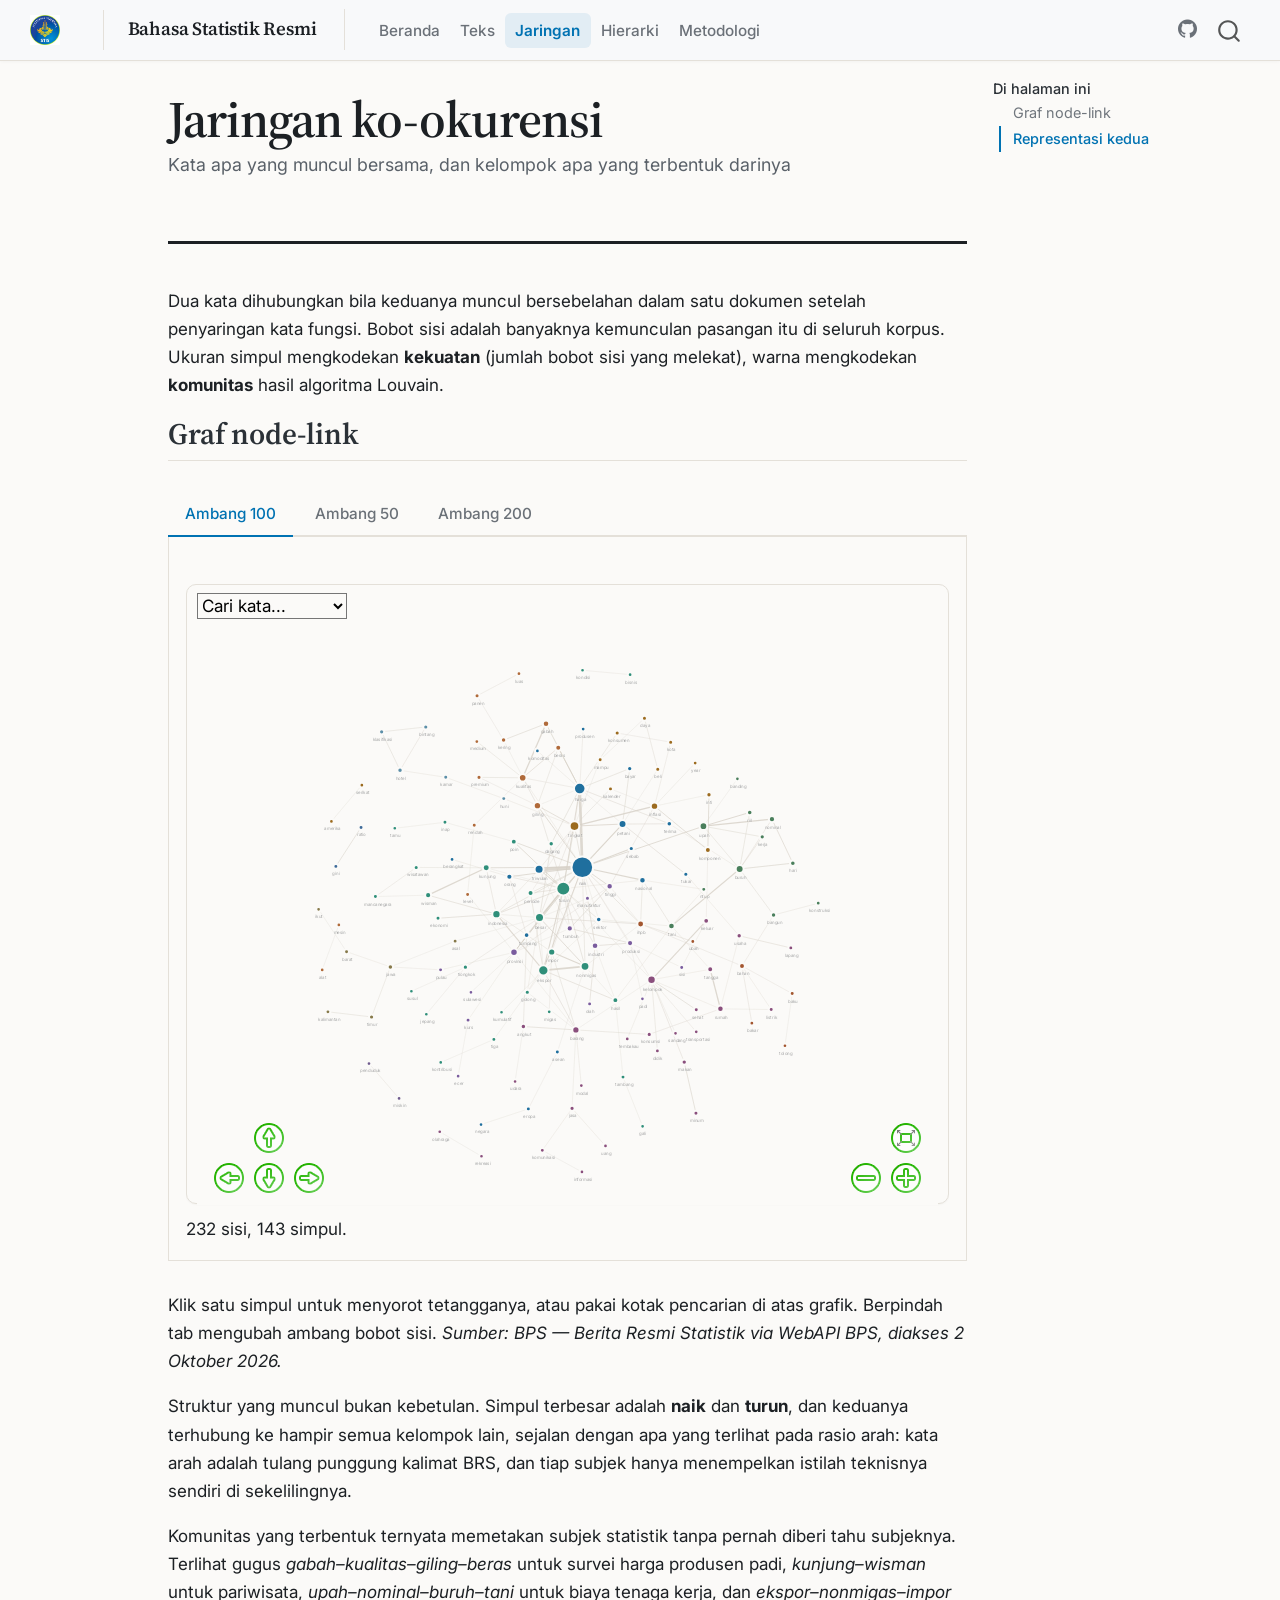
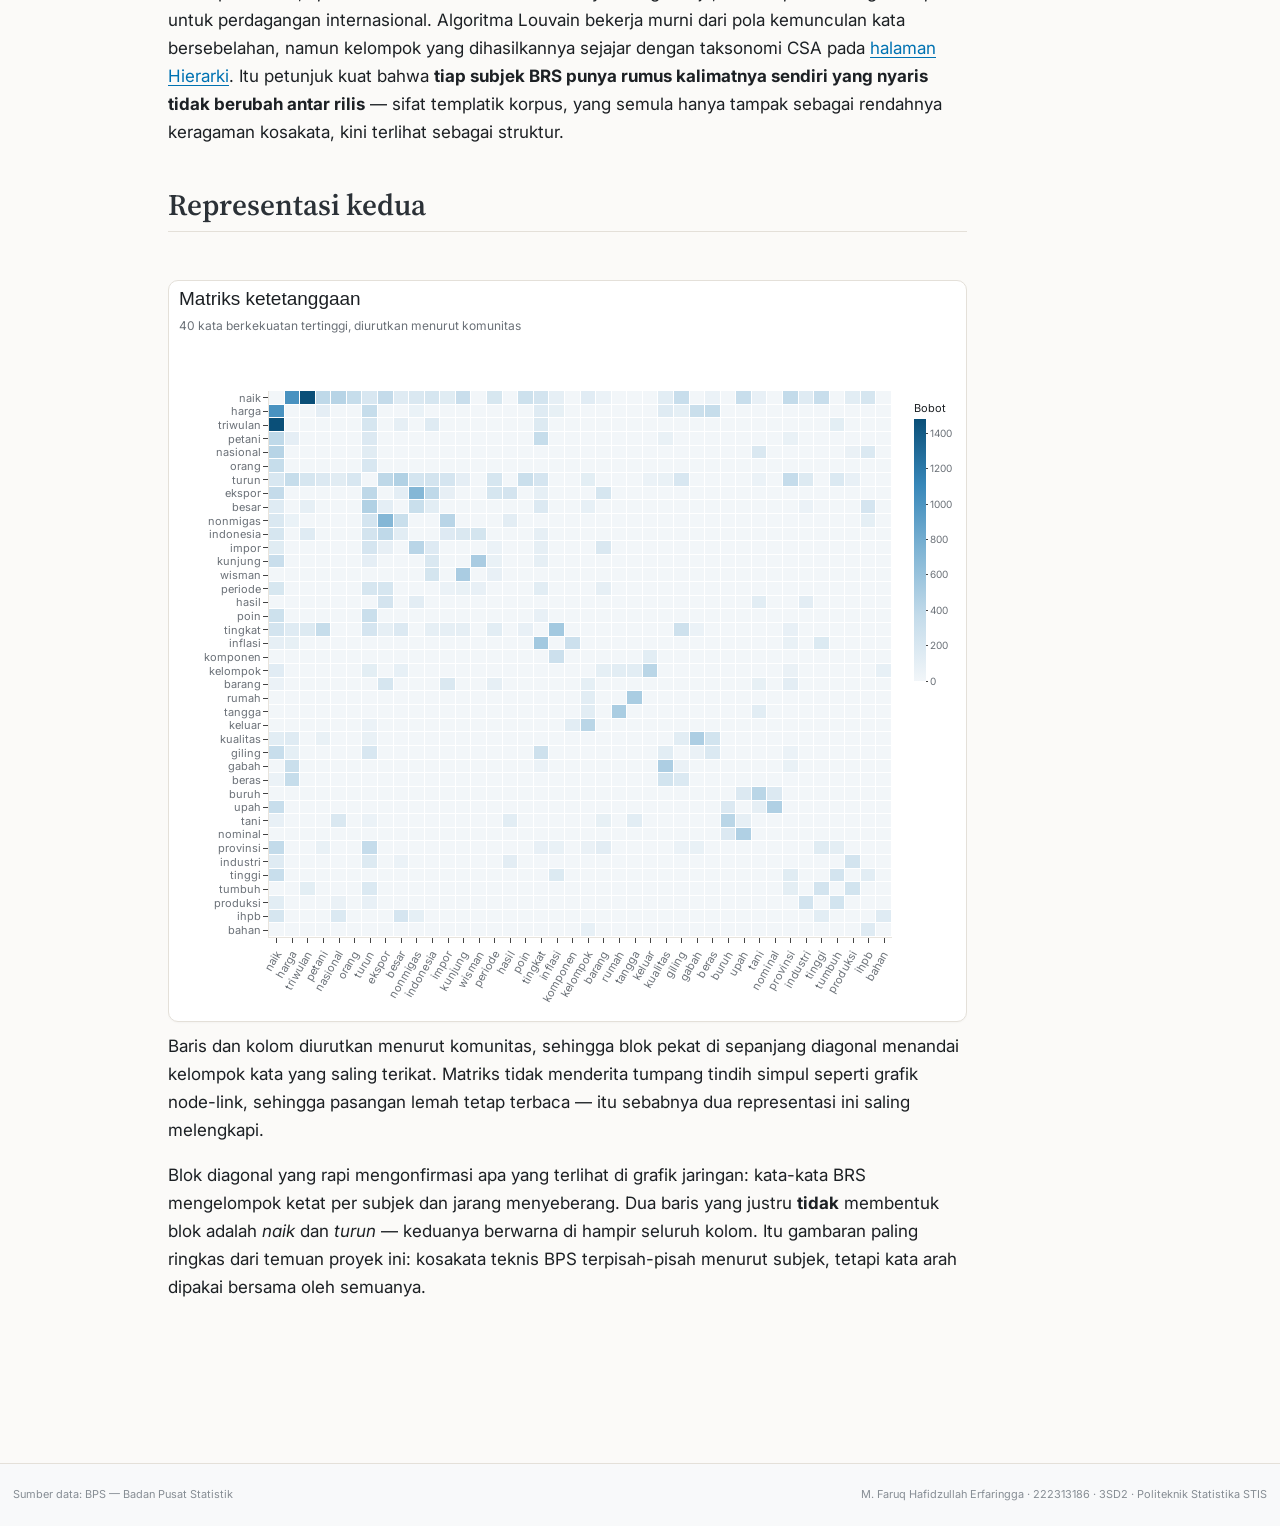
<file: docs/jaringan.html>
<!DOCTYPE html>
<html xmlns="http://www.w3.org/1999/xhtml" lang="id" xml:lang="id"><head>

<meta charset="utf-8">
<meta name="generator" content="quarto-1.5.57">

<meta name="viewport" content="width=device-width, initial-scale=1.0, user-scalable=yes">


<title>Jaringan ko-okurensi – Bahasa Statistik Resmi</title>
<style>
code{white-space: pre-wrap;}
span.smallcaps{font-variant: small-caps;}
div.columns{display: flex; gap: min(4vw, 1.5em);}
div.column{flex: auto; overflow-x: auto;}
div.hanging-indent{margin-left: 1.5em; text-indent: -1.5em;}
ul.task-list{list-style: none;}
ul.task-list li input[type="checkbox"] {
  width: 0.8em;
  margin: 0 0.8em 0.2em -1em; /* quarto-specific, see https://github.com/quarto-dev/quarto-cli/issues/4556 */ 
  vertical-align: middle;
}
</style>


<script src="site_libs/quarto-nav/quarto-nav.js"></script>
<script src="site_libs/clipboard/clipboard.min.js"></script>
<script src="site_libs/quarto-search/autocomplete.umd.js"></script>
<script src="site_libs/quarto-search/fuse.min.js"></script>
<script src="site_libs/quarto-search/quarto-search.js"></script>
<meta name="quarto:offset" content="./">
<script src="site_libs/quarto-html/quarto.js"></script>
<script src="site_libs/quarto-html/popper.min.js"></script>
<script src="site_libs/quarto-html/tippy.umd.min.js"></script>
<script src="site_libs/quarto-html/anchor.min.js"></script>
<link href="site_libs/quarto-html/tippy.css" rel="stylesheet">
<link href="site_libs/quarto-html/quarto-syntax-highlighting.css" rel="stylesheet" id="quarto-text-highlighting-styles">
<script src="site_libs/bootstrap/bootstrap.min.js"></script>
<link href="site_libs/bootstrap/bootstrap-icons.css" rel="stylesheet">
<link href="site_libs/bootstrap/bootstrap.min.css" rel="stylesheet" id="quarto-bootstrap" data-mode="light">
<script id="quarto-search-options" type="application/json">{
  "location": "navbar",
  "copy-button": false,
  "collapse-after": 3,
  "panel-placement": "end",
  "type": "overlay",
  "limit": 50,
  "keyboard-shortcut": [
    "f",
    "/",
    "s"
  ],
  "show-item-context": false,
  "language": {
    "search-no-results-text": "Tidak ada hasil",
    "search-matching-documents-text": "dokumen cocok",
    "search-copy-link-title": "Salin tautan untuk mencari",
    "search-hide-matches-text": "Sembunyikan kecocokan lainnya",
    "search-more-match-text": "kecocokan lainnya di dokumen ini",
    "search-more-matches-text": "kecocokan lainnya di dokumen ini",
    "search-clear-button-title": "Hapus",
    "search-text-placeholder": "",
    "search-detached-cancel-button-title": "Batal",
    "search-submit-button-title": "Kirim",
    "search-label": "Mencari"
  }
}</script>
<script src="site_libs/htmlwidgets-1.6.4/htmlwidgets.js"></script>

<link href="site_libs/vis-9.1.0/vis-network.min.css" rel="stylesheet">

<script src="site_libs/vis-9.1.0/vis-network.min.js"></script>

<script src="site_libs/visNetwork-binding-2.1.4/visNetwork.js"></script>

<link href="site_libs/htmltools-fill-0.5.8.1/fill.css" rel="stylesheet">

<script src="site_libs/plotly-binding-4.12.1/plotly.js"></script>

<script src="site_libs/typedarray-0.1/typedarray.min.js"></script>

<script src="site_libs/jquery-3.5.1/jquery.min.js"></script>

<link href="site_libs/crosstalk-1.2.2/css/crosstalk.min.css" rel="stylesheet">

<script src="site_libs/crosstalk-1.2.2/js/crosstalk.min.js"></script>

<link href="site_libs/plotly-htmlwidgets-css-2.25.2/plotly-htmlwidgets.css" rel="stylesheet">

<script src="site_libs/plotly-main-2.25.2/plotly-latest.min.js"></script>

<script src="site_libs/plotly-locale-id-2.25.2/id.js"></script>



</head>

<body class="nav-fixed">

<div id="quarto-search-results"></div>
  <header id="quarto-header" class="headroom fixed-top">
    <nav class="navbar navbar-expand-lg " data-bs-theme="dark">
      <div class="navbar-container container-fluid">
      <div class="navbar-brand-container mx-auto">
    <a href="./index.html" class="navbar-brand navbar-brand-logo">
    <img src="./images/logo-stis.png" alt="Logo Politeknik Statistika STIS" class="navbar-logo">
    </a>
    <a class="navbar-brand" href="./index.html">
    <span class="navbar-title">Bahasa Statistik Resmi</span>
    </a>
  </div>
            <div id="quarto-search" class="" title="Mencari"></div>
          <button class="navbar-toggler" type="button" data-bs-toggle="collapse" data-bs-target="#navbarCollapse" aria-controls="navbarCollapse" role="menu" aria-expanded="false" aria-label="Alihkan navigasi" onclick="if (window.quartoToggleHeadroom) { window.quartoToggleHeadroom(); }">
  <span class="navbar-toggler-icon"></span>
</button>
          <div class="collapse navbar-collapse" id="navbarCollapse">
            <ul class="navbar-nav navbar-nav-scroll me-auto">
  <li class="nav-item">
    <a class="nav-link" href="./index.html"> 
<span class="menu-text">Beranda</span></a>
  </li>  
  <li class="nav-item">
    <a class="nav-link" href="./teks.html"> 
<span class="menu-text">Teks</span></a>
  </li>  
  <li class="nav-item">
    <a class="nav-link active" href="./jaringan.html" aria-current="page"> 
<span class="menu-text">Jaringan</span></a>
  </li>  
  <li class="nav-item">
    <a class="nav-link" href="./hierarki.html"> 
<span class="menu-text">Hierarki</span></a>
  </li>  
  <li class="nav-item">
    <a class="nav-link" href="./metodologi.html"> 
<span class="menu-text">Metodologi</span></a>
  </li>  
</ul>
            <ul class="navbar-nav navbar-nav-scroll ms-auto">
  <li class="nav-item compact">
    <a class="nav-link" href="https://github.com/Harq01/visdat-brs"> <i class="bi bi-github" role="img" aria-label="Repositori GitHub">
</i> 
<span class="menu-text"></span></a>
  </li>  
</ul>
          </div> <!-- /navcollapse -->
            <div class="quarto-navbar-tools">
</div>
      </div> <!-- /container-fluid -->
    </nav>
</header>
<!-- content -->
<div id="quarto-content" class="quarto-container page-columns page-rows-contents page-layout-article page-navbar">
<!-- sidebar -->
<!-- margin-sidebar -->
    <div id="quarto-margin-sidebar" class="sidebar margin-sidebar">
        <nav id="TOC" role="doc-toc" class="toc-active">
    <h2 id="toc-title">Di halaman ini</h2>
   
  <ul class="collapse">
  <li><a href="#graf-node-link" id="toc-graf-node-link" class="nav-link active" data-scroll-target="#graf-node-link">Graf node-link</a></li>
  <li><a href="#representasi-kedua" id="toc-representasi-kedua" class="nav-link" data-scroll-target="#representasi-kedua">Representasi kedua</a></li>
  </ul>
</nav>
    </div>
<!-- main -->
<main class="content" id="quarto-document-content">

<header id="title-block-header" class="quarto-title-block default">
<div class="quarto-title">
<h1 class="title">Jaringan ko-okurensi</h1>
<p class="subtitle lead">Kata apa yang muncul bersama, dan kelompok apa yang terbentuk darinya</p>
</div>



<div class="quarto-title-meta">

    
  
    
  </div>
  


</header>


<p>Dua kata dihubungkan bila keduanya muncul bersebelahan dalam satu dokumen setelah penyaringan kata fungsi. Bobot sisi adalah banyaknya kemunculan pasangan itu di seluruh korpus. Ukuran simpul mengkodekan <strong>kekuatan</strong> (jumlah bobot sisi yang melekat), warna mengkodekan <strong>komunitas</strong> hasil algoritma Louvain.</p>
<section id="graf-node-link" class="level2">
<h2 class="anchored" data-anchor-id="graf-node-link">Graf node-link</h2>
<div class="tabset-margin-container"></div><div class="panel-tabset">
<ul class="nav nav-tabs" role="tablist"><li class="nav-item" role="presentation"><a class="nav-link active" id="tabset-1-1-tab" data-bs-toggle="tab" data-bs-target="#tabset-1-1" role="tab" aria-controls="tabset-1-1" aria-selected="true">Ambang 100</a></li><li class="nav-item" role="presentation"><a class="nav-link" id="tabset-1-2-tab" data-bs-toggle="tab" data-bs-target="#tabset-1-2" role="tab" aria-controls="tabset-1-2" aria-selected="false">Ambang 50</a></li><li class="nav-item" role="presentation"><a class="nav-link" id="tabset-1-3-tab" data-bs-toggle="tab" data-bs-target="#tabset-1-3" role="tab" aria-controls="tabset-1-3" aria-selected="false">Ambang 200</a></li></ul>
<div class="tab-content">
<div id="tabset-1-1" class="tab-pane active" role="tabpanel" aria-labelledby="tabset-1-1-tab">
<div class="cell">
<div class="cell-output-display">
<div id="htmlwidget-f2508038030ec34aa8f9" style="width:100%;height:620px;" class="visNetwork html-widget"></div>
<script type="application/json" data-for="htmlwidget-f2508038030ec34aa8f9">{"x":{"nodes":{"id":["naik","harga","ekspor","inflasi","kunjung","rumah","gabah","nominal","besar","impor","buruh","kelompok","riil","provinsi","beras","petani","giling","inti","poin","hari","makan","ekonomi","produksi","indonesia","gini","industri","tinggi","angkut","nonmigas","dagang","tingkat","barang","periode","ihpb","triwulan","bayar","lapang","sektor","orang","kerja","hotel","bangun","kualitas","nasional","bintang","kalimantan","tumbuh","beli","didik","kalender","bahan","konsumsi","jawa","mancanegara","berangkat","miskin","luas","kering","konsumen","huni","jasa","listrik","golong","barat","hasil","ntup","tangga","tukar","asean","bisnis","jepang","keluar","level","amerika","kurs","eropa","gali","inap","olahraga","daya","baku","ecer","asal","mampu","banding","kontribusi","padi","alat","susul","tumpang","informasi","wisman","upah","turun","tani","sebab","komponen","minum","sehat","ratio","olah","usaha","terima","klasifikasi","ubah","premium","manufaktur","timur","bakar","medium","tiongkok","wisatawan","modal","kota","konstruksi","produsen","penduduk","panen","year","migas","kamar","uang","transportasi","komoditas","tembakau","pulau","komunikasi","kondisi","rendah","serikat","sandang","tambang","negara","sisi","tamu","ikut","rekreasi","tolong","tiga","mesin","udara","kumulatif","sulawesi"],"label":["naik","harga","ekspor","inflasi","kunjung","rumah","gabah","nominal","besar","impor","buruh","kelompok","riil","provinsi","beras","petani","giling","inti","poin","hari","makan","ekonomi","produksi","indonesia","gini","industri","tinggi","angkut","nonmigas","dagang","tingkat","barang","periode","ihpb","triwulan","bayar","lapang","sektor","orang","kerja","hotel","bangun","kualitas","nasional","bintang","kalimantan","tumbuh","beli","didik","kalender","bahan","konsumsi","jawa","mancanegara","berangkat","miskin","luas","kering","konsumen","huni","jasa","listrik","golong","barat","hasil","ntup","tangga","tukar","asean","bisnis","jepang","keluar","level","amerika","kurs","eropa","gali","inap","olahraga","daya","baku","ecer","asal","mampu","banding","kontribusi","padi","alat","susul","tumpang","informasi","wisman","upah","turun","tani","sebab","komponen","minum","sehat","ratio","olah","usaha","terima","klasifikasi","ubah","premium","manufaktur","timur","bakar","medium","tiongkok","wisatawan","modal","kota","konstruksi","produsen","penduduk","panen","year","migas","kamar","uang","transportasi","komoditas","tembakau","pulau","komunikasi","kondisi","rendah","serikat","sandang","tambang","negara","sisi","tamu","ikut","rekreasi","tolong","tiga","mesin","udara","kumulatif","sulawesi"],"value":[8792,3643,2994,1521,1282,1062,1048,935,2327,1409,1768,2026,562,1568,776,1792,1473,440,716,573,466,255,848,1985,247,1094,1013,524,2216,467,2677,1433,771,1208,2337,436,217,578,873,394,505,484,1625,1069,357,184,906,294,178,276,745,348,531,263,150,145,144,492,322,274,391,258,368,242,726,253,756,351,238,125,123,661,243,121,234,244,117,226,116,294,258,113,218,227,111,111,110,109,106,613,100,853,1658,4860,1118,390,738,271,249,247,226,471,559,384,195,330,296,354,173,168,396,310,149,289,147,146,145,287,139,138,273,135,133,131,129,252,226,125,245,121,121,237,119,238,117,116,116,113,222,109,105,103,103],"color.background":["#1f6f9e","#1f6f9e","#2f8f7a","#9c6b1f","#2f8f7a","#8a4f7d","#b06a3a","#4a7f5c","#2f8f7a","#2f8f7a","#4a7f5c","#8a4f7d","#4a7f5c","#7a5c9e","#b06a3a","#1f6f9e","#b06a3a","#9c6b1f","#2f8f7a","#4a7f5c","#8a4f7d","#2f8f7a","#7a5c9e","#2f8f7a","#3d6a99","#7a5c9e","#7a5c9e","#8a4f7d","#2f8f7a","#2f8f7a","#9c6b1f","#8a4f7d","#2f8f7a","#a3562f","#1f6f9e","#1f6f9e","#8a4f7d","#1f6f9e","#1f6f9e","#4a7f5c","#5c8fa8","#4a7f5c","#b06a3a","#1f6f9e","#5c8fa8","#86794a","#7a5c9e","#9c6b1f","#8a4f7d","#9c6b1f","#a3562f","#8a4f7d","#86794a","#2f8f7a","#1f6f9e","#6f5b8e","#b06a3a","#b06a3a","#9c6b1f","#5c8fa8","#8a4f7d","#8a4f7d","#2f8f7a","#86794a","#2f8f7a","#4a7f5c","#8a4f7d","#1f6f9e","#1f6f9e","#2f8f7a","#2f8f7a","#8a4f7d","#b06a3a","#9c6b1f","#7a5c9e","#1f6f9e","#2f8f7a","#2f8f7a","#8a4f7d","#9c6b1f","#a3562f","#7a5c9e","#86794a","#9c6b1f","#4a7f5c","#2f8f7a","#7a5c9e","#b06a3a","#2f8f7a","#1f6f9e","#8a4f7d","#2f8f7a","#4a7f5c","#2f8f7a","#4a7f5c","#1f6f9e","#9c6b1f","#8a4f7d","#8a4f7d","#3d6a99","#7a5c9e","#8a4f7d","#1f6f9e","#5c8fa8","#a3562f","#b06a3a","#7a5c9e","#86794a","#a3562f","#b06a3a","#2f8f7a","#2f8f7a","#8a4f7d","#9c6b1f","#4a7f5c","#1f6f9e","#6f5b8e","#b06a3a","#9c6b1f","#2f8f7a","#5c8fa8","#8a4f7d","#8a4f7d","#1f6f9e","#8a4f7d","#7a5c9e","#8a4f7d","#2f8f7a","#b06a3a","#9c6b1f","#8a4f7d","#2f8f7a","#1f6f9e","#7a5c9e","#2f8f7a","#86794a","#8a4f7d","#a3562f","#2f8f7a","#b06a3a","#8a4f7d","#2f8f7a","#7a5c9e"],"color.border":["#fbfaf8","#fbfaf8","#fbfaf8","#fbfaf8","#fbfaf8","#fbfaf8","#fbfaf8","#fbfaf8","#fbfaf8","#fbfaf8","#fbfaf8","#fbfaf8","#fbfaf8","#fbfaf8","#fbfaf8","#fbfaf8","#fbfaf8","#fbfaf8","#fbfaf8","#fbfaf8","#fbfaf8","#fbfaf8","#fbfaf8","#fbfaf8","#fbfaf8","#fbfaf8","#fbfaf8","#fbfaf8","#fbfaf8","#fbfaf8","#fbfaf8","#fbfaf8","#fbfaf8","#fbfaf8","#fbfaf8","#fbfaf8","#fbfaf8","#fbfaf8","#fbfaf8","#fbfaf8","#fbfaf8","#fbfaf8","#fbfaf8","#fbfaf8","#fbfaf8","#fbfaf8","#fbfaf8","#fbfaf8","#fbfaf8","#fbfaf8","#fbfaf8","#fbfaf8","#fbfaf8","#fbfaf8","#fbfaf8","#fbfaf8","#fbfaf8","#fbfaf8","#fbfaf8","#fbfaf8","#fbfaf8","#fbfaf8","#fbfaf8","#fbfaf8","#fbfaf8","#fbfaf8","#fbfaf8","#fbfaf8","#fbfaf8","#fbfaf8","#fbfaf8","#fbfaf8","#fbfaf8","#fbfaf8","#fbfaf8","#fbfaf8","#fbfaf8","#fbfaf8","#fbfaf8","#fbfaf8","#fbfaf8","#fbfaf8","#fbfaf8","#fbfaf8","#fbfaf8","#fbfaf8","#fbfaf8","#fbfaf8","#fbfaf8","#fbfaf8","#fbfaf8","#fbfaf8","#fbfaf8","#fbfaf8","#fbfaf8","#fbfaf8","#fbfaf8","#fbfaf8","#fbfaf8","#fbfaf8","#fbfaf8","#fbfaf8","#fbfaf8","#fbfaf8","#fbfaf8","#fbfaf8","#fbfaf8","#fbfaf8","#fbfaf8","#fbfaf8","#fbfaf8","#fbfaf8","#fbfaf8","#fbfaf8","#fbfaf8","#fbfaf8","#fbfaf8","#fbfaf8","#fbfaf8","#fbfaf8","#fbfaf8","#fbfaf8","#fbfaf8","#fbfaf8","#fbfaf8","#fbfaf8","#fbfaf8","#fbfaf8","#fbfaf8","#fbfaf8","#fbfaf8","#fbfaf8","#fbfaf8","#fbfaf8","#fbfaf8","#fbfaf8","#fbfaf8","#fbfaf8","#fbfaf8","#fbfaf8","#fbfaf8","#fbfaf8","#fbfaf8"],"color.highlight.background":["#15536f","#15536f","#15536f","#15536f","#15536f","#15536f","#15536f","#15536f","#15536f","#15536f","#15536f","#15536f","#15536f","#15536f","#15536f","#15536f","#15536f","#15536f","#15536f","#15536f","#15536f","#15536f","#15536f","#15536f","#15536f","#15536f","#15536f","#15536f","#15536f","#15536f","#15536f","#15536f","#15536f","#15536f","#15536f","#15536f","#15536f","#15536f","#15536f","#15536f","#15536f","#15536f","#15536f","#15536f","#15536f","#15536f","#15536f","#15536f","#15536f","#15536f","#15536f","#15536f","#15536f","#15536f","#15536f","#15536f","#15536f","#15536f","#15536f","#15536f","#15536f","#15536f","#15536f","#15536f","#15536f","#15536f","#15536f","#15536f","#15536f","#15536f","#15536f","#15536f","#15536f","#15536f","#15536f","#15536f","#15536f","#15536f","#15536f","#15536f","#15536f","#15536f","#15536f","#15536f","#15536f","#15536f","#15536f","#15536f","#15536f","#15536f","#15536f","#15536f","#15536f","#15536f","#15536f","#15536f","#15536f","#15536f","#15536f","#15536f","#15536f","#15536f","#15536f","#15536f","#15536f","#15536f","#15536f","#15536f","#15536f","#15536f","#15536f","#15536f","#15536f","#15536f","#15536f","#15536f","#15536f","#15536f","#15536f","#15536f","#15536f","#15536f","#15536f","#15536f","#15536f","#15536f","#15536f","#15536f","#15536f","#15536f","#15536f","#15536f","#15536f","#15536f","#15536f","#15536f","#15536f","#15536f","#15536f","#15536f","#15536f","#15536f","#15536f"],"color.highlight.border":["#0a2d3f","#0a2d3f","#0a2d3f","#0a2d3f","#0a2d3f","#0a2d3f","#0a2d3f","#0a2d3f","#0a2d3f","#0a2d3f","#0a2d3f","#0a2d3f","#0a2d3f","#0a2d3f","#0a2d3f","#0a2d3f","#0a2d3f","#0a2d3f","#0a2d3f","#0a2d3f","#0a2d3f","#0a2d3f","#0a2d3f","#0a2d3f","#0a2d3f","#0a2d3f","#0a2d3f","#0a2d3f","#0a2d3f","#0a2d3f","#0a2d3f","#0a2d3f","#0a2d3f","#0a2d3f","#0a2d3f","#0a2d3f","#0a2d3f","#0a2d3f","#0a2d3f","#0a2d3f","#0a2d3f","#0a2d3f","#0a2d3f","#0a2d3f","#0a2d3f","#0a2d3f","#0a2d3f","#0a2d3f","#0a2d3f","#0a2d3f","#0a2d3f","#0a2d3f","#0a2d3f","#0a2d3f","#0a2d3f","#0a2d3f","#0a2d3f","#0a2d3f","#0a2d3f","#0a2d3f","#0a2d3f","#0a2d3f","#0a2d3f","#0a2d3f","#0a2d3f","#0a2d3f","#0a2d3f","#0a2d3f","#0a2d3f","#0a2d3f","#0a2d3f","#0a2d3f","#0a2d3f","#0a2d3f","#0a2d3f","#0a2d3f","#0a2d3f","#0a2d3f","#0a2d3f","#0a2d3f","#0a2d3f","#0a2d3f","#0a2d3f","#0a2d3f","#0a2d3f","#0a2d3f","#0a2d3f","#0a2d3f","#0a2d3f","#0a2d3f","#0a2d3f","#0a2d3f","#0a2d3f","#0a2d3f","#0a2d3f","#0a2d3f","#0a2d3f","#0a2d3f","#0a2d3f","#0a2d3f","#0a2d3f","#0a2d3f","#0a2d3f","#0a2d3f","#0a2d3f","#0a2d3f","#0a2d3f","#0a2d3f","#0a2d3f","#0a2d3f","#0a2d3f","#0a2d3f","#0a2d3f","#0a2d3f","#0a2d3f","#0a2d3f","#0a2d3f","#0a2d3f","#0a2d3f","#0a2d3f","#0a2d3f","#0a2d3f","#0a2d3f","#0a2d3f","#0a2d3f","#0a2d3f","#0a2d3f","#0a2d3f","#0a2d3f","#0a2d3f","#0a2d3f","#0a2d3f","#0a2d3f","#0a2d3f","#0a2d3f","#0a2d3f","#0a2d3f","#0a2d3f","#0a2d3f","#0a2d3f","#0a2d3f","#0a2d3f","#0a2d3f"],"title":["<b>naik<\/b><br>Derajat: 27<br>Kekuatan: 8792<br>Keantaraan: 0.536<br>Komunitas: 1","<b>harga<\/b><br>Derajat: 14<br>Kekuatan: 3643<br>Keantaraan: 0.169<br>Komunitas: 1","<b>ekspor<\/b><br>Derajat: 11<br>Kekuatan: 2994<br>Keantaraan: 0.187<br>Komunitas: 2","<b>inflasi<\/b><br>Derajat: 7<br>Kekuatan: 1521<br>Keantaraan: 0.048<br>Komunitas: 3","<b>kunjung<\/b><br>Derajat: 5<br>Kekuatan: 1282<br>Keantaraan: 0.032<br>Komunitas: 2","<b>rumah<\/b><br>Derajat: 5<br>Kekuatan: 1062<br>Keantaraan: 0.013<br>Komunitas: 4","<b>gabah<\/b><br>Derajat: 3<br>Kekuatan: 1048<br>Keantaraan: 0.073<br>Komunitas: 5","<b>nominal<\/b><br>Derajat: 3<br>Kekuatan: 935<br>Keantaraan: 0.011<br>Komunitas: 6","<b>besar<\/b><br>Derajat: 12<br>Kekuatan: 2327<br>Keantaraan: 0.076<br>Komunitas: 2","<b>impor<\/b><br>Derajat: 7<br>Kekuatan: 1409<br>Keantaraan: 0.014<br>Komunitas: 2","<b>buruh<\/b><br>Derajat: 8<br>Kekuatan: 1768<br>Keantaraan: 0.027<br>Komunitas: 6","<b>kelompok<\/b><br>Derajat: 12<br>Kekuatan: 2026<br>Keantaraan: 0.114<br>Komunitas: 4","<b>riil<\/b><br>Derajat: 2<br>Kekuatan: 562<br>Keantaraan: 0.000<br>Komunitas: 6","<b>provinsi<\/b><br>Derajat: 9<br>Kekuatan: 1568<br>Keantaraan: 0.113<br>Komunitas: 7","<b>beras<\/b><br>Derajat: 3<br>Kekuatan: 776<br>Keantaraan: 0.000<br>Komunitas: 5","<b>petani<\/b><br>Derajat: 8<br>Kekuatan: 1792<br>Keantaraan: 0.059<br>Komunitas: 1","<b>giling<\/b><br>Derajat: 8<br>Kekuatan: 1473<br>Keantaraan: 0.011<br>Komunitas: 5","<b>inti<\/b><br>Derajat: 2<br>Kekuatan: 440<br>Keantaraan: 0.000<br>Komunitas: 3","<b>poin<\/b><br>Derajat: 3<br>Kekuatan: 716<br>Keantaraan: 0.026<br>Komunitas: 2","<b>hari<\/b><br>Derajat: 2<br>Kekuatan: 573<br>Keantaraan: 0.000<br>Komunitas: 6","<b>makan<\/b><br>Derajat: 2<br>Kekuatan: 466<br>Keantaraan: 0.013<br>Komunitas: 4","<b>ekonomi<\/b><br>Derajat: 1<br>Kekuatan: 255<br>Keantaraan: 0.000<br>Komunitas: 2","<b>produksi<\/b><br>Derajat: 5<br>Kekuatan: 848<br>Keantaraan: 0.023<br>Komunitas: 7","<b>indonesia<\/b><br>Derajat: 9<br>Kekuatan: 1985<br>Keantaraan: 0.019<br>Komunitas: 2","<b>gini<\/b><br>Derajat: 1<br>Kekuatan: 247<br>Keantaraan: 0.000<br>Komunitas: 8","<b>industri<\/b><br>Derajat: 6<br>Kekuatan: 1094<br>Keantaraan: 0.021<br>Komunitas: 7","<b>tinggi<\/b><br>Derajat: 5<br>Kekuatan: 1013<br>Keantaraan: 0.007<br>Komunitas: 7","<b>angkut<\/b><br>Derajat: 3<br>Kekuatan: 524<br>Keantaraan: 0.014<br>Komunitas: 4","<b>nonmigas<\/b><br>Derajat: 8<br>Kekuatan: 2216<br>Keantaraan: 0.058<br>Komunitas: 2","<b>dagang<\/b><br>Derajat: 2<br>Kekuatan: 467<br>Keantaraan: 0.000<br>Komunitas: 2","<b>tingkat<\/b><br>Derajat: 12<br>Kekuatan: 2677<br>Keantaraan: 0.139<br>Komunitas: 3","<b>barang<\/b><br>Derajat: 9<br>Kekuatan: 1433<br>Keantaraan: 0.100<br>Komunitas: 4","<b>periode<\/b><br>Derajat: 4<br>Kekuatan: 771<br>Keantaraan: 0.000<br>Komunitas: 2","<b>ihpb<\/b><br>Derajat: 7<br>Kekuatan: 1208<br>Keantaraan: 0.068<br>Komunitas: 9","<b>triwulan<\/b><br>Derajat: 6<br>Kekuatan: 2337<br>Keantaraan: 0.012<br>Komunitas: 1","<b>bayar<\/b><br>Derajat: 2<br>Kekuatan: 436<br>Keantaraan: 0.000<br>Komunitas: 1","<b>lapang<\/b><br>Derajat: 1<br>Kekuatan: 217<br>Keantaraan: 0.000<br>Komunitas: 4","<b>sektor<\/b><br>Derajat: 4<br>Kekuatan: 578<br>Keantaraan: 0.000<br>Komunitas: 1","<b>orang<\/b><br>Derajat: 4<br>Kekuatan: 873<br>Keantaraan: 0.013<br>Komunitas: 1","<b>kerja<\/b><br>Derajat: 2<br>Kekuatan: 394<br>Keantaraan: 0.000<br>Komunitas: 6","<b>hotel<\/b><br>Derajat: 3<br>Kekuatan: 505<br>Keantaraan: 0.026<br>Komunitas: 10","<b>bangun<\/b><br>Derajat: 3<br>Kekuatan: 484<br>Keantaraan: 0.015<br>Komunitas: 6","<b>kualitas<\/b><br>Derajat: 8<br>Kekuatan: 1625<br>Keantaraan: 0.026<br>Komunitas: 5","<b>nasional<\/b><br>Derajat: 5<br>Kekuatan: 1069<br>Keantaraan: 0.022<br>Komunitas: 1","<b>bintang<\/b><br>Derajat: 2<br>Kekuatan: 357<br>Keantaraan: 0.000<br>Komunitas: 10","<b>kalimantan<\/b><br>Derajat: 1<br>Kekuatan: 184<br>Keantaraan: 0.000<br>Komunitas: 11","<b>tumbuh<\/b><br>Derajat: 5<br>Kekuatan: 906<br>Keantaraan: 0.004<br>Komunitas: 7","<b>beli<\/b><br>Derajat: 2<br>Kekuatan: 294<br>Keantaraan: 0.013<br>Komunitas: 3","<b>didik<\/b><br>Derajat: 1<br>Kekuatan: 178<br>Keantaraan: 0.000<br>Komunitas: 4","<b>kalender<\/b><br>Derajat: 2<br>Kekuatan: 276<br>Keantaraan: 0.000<br>Komunitas: 3","<b>bahan<\/b><br>Derajat: 5<br>Kekuatan: 745<br>Keantaraan: 0.049<br>Komunitas: 9","<b>konsumsi<\/b><br>Derajat: 2<br>Kekuatan: 348<br>Keantaraan: 0.007<br>Komunitas: 4","<b>jawa<\/b><br>Derajat: 4<br>Kekuatan: 531<br>Keantaraan: 0.051<br>Komunitas: 11","<b>mancanegara<\/b><br>Derajat: 2<br>Kekuatan: 263<br>Keantaraan: 0.000<br>Komunitas: 2","<b>berangkat<\/b><br>Derajat: 1<br>Kekuatan: 150<br>Keantaraan: 0.000<br>Komunitas: 1","<b>miskin<\/b><br>Derajat: 1<br>Kekuatan: 145<br>Keantaraan: 0.000<br>Komunitas: 12","<b>luas<\/b><br>Derajat: 1<br>Kekuatan: 144<br>Keantaraan: 0.000<br>Komunitas: 5","<b>kering<\/b><br>Derajat: 3<br>Kekuatan: 492<br>Keantaraan: 0.026<br>Komunitas: 5","<b>konsumen<\/b><br>Derajat: 2<br>Kekuatan: 322<br>Keantaraan: 0.001<br>Komunitas: 3","<b>huni<\/b><br>Derajat: 2<br>Kekuatan: 274<br>Keantaraan: 0.050<br>Komunitas: 10","<b>jasa<\/b><br>Derajat: 3<br>Kekuatan: 391<br>Keantaraan: 0.038<br>Komunitas: 4","<b>listrik<\/b><br>Derajat: 2<br>Kekuatan: 258<br>Keantaraan: 0.002<br>Komunitas: 4","<b>golong<\/b><br>Derajat: 3<br>Kekuatan: 368<br>Keantaraan: 0.000<br>Komunitas: 2","<b>barat<\/b><br>Derajat: 2<br>Kekuatan: 242<br>Keantaraan: 0.013<br>Komunitas: 11","<b>hasil<\/b><br>Derajat: 5<br>Kekuatan: 726<br>Keantaraan: 0.026<br>Komunitas: 2","<b>ntup<\/b><br>Derajat: 2<br>Kekuatan: 253<br>Keantaraan: 0.000<br>Komunitas: 6","<b>tangga<\/b><br>Derajat: 3<br>Kekuatan: 756<br>Keantaraan: 0.003<br>Komunitas: 4","<b>tukar<\/b><br>Derajat: 2<br>Kekuatan: 351<br>Keantaraan: 0.019<br>Komunitas: 1","<b>asean<\/b><br>Derajat: 2<br>Kekuatan: 238<br>Keantaraan: 0.026<br>Komunitas: 13","<b>bisnis<\/b><br>Derajat: 1<br>Kekuatan: 125<br>Keantaraan: 0.000<br>Komunitas: 14","<b>jepang<\/b><br>Derajat: 1<br>Kekuatan: 123<br>Keantaraan: 0.000<br>Komunitas: 2","<b>keluar<\/b><br>Derajat: 3<br>Kekuatan: 661<br>Keantaraan: 0.005<br>Komunitas: 4","<b>level<\/b><br>Derajat: 2<br>Kekuatan: 243<br>Keantaraan: 0.001<br>Komunitas: 5","<b>amerika<\/b><br>Derajat: 1<br>Kekuatan: 121<br>Keantaraan: 0.000<br>Komunitas: 15","<b>kurs<\/b><br>Derajat: 2<br>Kekuatan: 234<br>Keantaraan: 0.013<br>Komunitas: 7","<b>eropa<\/b><br>Derajat: 2<br>Kekuatan: 244<br>Keantaraan: 0.013<br>Komunitas: 13","<b>gali<\/b><br>Derajat: 1<br>Kekuatan: 117<br>Keantaraan: 0.000<br>Komunitas: 2","<b>inap<\/b><br>Derajat: 2<br>Kekuatan: 226<br>Keantaraan: 0.013<br>Komunitas: 2","<b>olahraga<\/b><br>Derajat: 1<br>Kekuatan: 116<br>Keantaraan: 0.000<br>Komunitas: 16","<b>daya<\/b><br>Derajat: 2<br>Kekuatan: 294<br>Keantaraan: 0.000<br>Komunitas: 3","<b>baku<\/b><br>Derajat: 2<br>Kekuatan: 258<br>Keantaraan: 0.013<br>Komunitas: 9","<b>ecer<\/b><br>Derajat: 1<br>Kekuatan: 113<br>Keantaraan: 0.000<br>Komunitas: 7","<b>asal<\/b><br>Derajat: 2<br>Kekuatan: 218<br>Keantaraan: 0.009<br>Komunitas: 11","<b>mampu<\/b><br>Derajat: 2<br>Kekuatan: 227<br>Keantaraan: 0.000<br>Komunitas: 3","<b>banding<\/b><br>Derajat: 1<br>Kekuatan: 111<br>Keantaraan: 0.000<br>Komunitas: 6","<b>kontribusi<\/b><br>Derajat: 1<br>Kekuatan: 111<br>Keantaraan: 0.000<br>Komunitas: 2","<b>padi<\/b><br>Derajat: 1<br>Kekuatan: 110<br>Keantaraan: 0.000<br>Komunitas: 7","<b>alat<\/b><br>Derajat: 1<br>Kekuatan: 109<br>Keantaraan: 0.000<br>Komunitas: 17","<b>susul<\/b><br>Derajat: 1<br>Kekuatan: 106<br>Keantaraan: 0.000<br>Komunitas: 2","<b>tumpang<\/b><br>Derajat: 4<br>Kekuatan: 613<br>Keantaraan: 0.000<br>Komunitas: 1","<b>informasi<\/b><br>Derajat: 1<br>Kekuatan: 100<br>Keantaraan: 0.000<br>Komunitas: 4","<b>wisman<\/b><br>Derajat: 3<br>Kekuatan: 853<br>Keantaraan: 0.013<br>Komunitas: 2","<b>upah<\/b><br>Derajat: 6<br>Kekuatan: 1658<br>Keantaraan: 0.088<br>Komunitas: 6","<b>turun<\/b><br>Derajat: 21<br>Kekuatan: 4860<br>Keantaraan: 0.097<br>Komunitas: 2","<b>tani<\/b><br>Derajat: 6<br>Kekuatan: 1118<br>Keantaraan: 0.008<br>Komunitas: 6","<b>sebab<\/b><br>Derajat: 1<br>Kekuatan: 390<br>Keantaraan: 0.000<br>Komunitas: 1","<b>komponen<\/b><br>Derajat: 3<br>Kekuatan: 738<br>Keantaraan: 0.014<br>Komunitas: 3","<b>minum<\/b><br>Derajat: 1<br>Kekuatan: 271<br>Keantaraan: 0.000<br>Komunitas: 4","<b>sehat<\/b><br>Derajat: 1<br>Kekuatan: 249<br>Keantaraan: 0.000<br>Komunitas: 4","<b>ratio<\/b><br>Derajat: 1<br>Kekuatan: 247<br>Keantaraan: 0.000<br>Komunitas: 8","<b>olah<\/b><br>Derajat: 1<br>Kekuatan: 226<br>Keantaraan: 0.000<br>Komunitas: 7","<b>usaha<\/b><br>Derajat: 3<br>Kekuatan: 471<br>Keantaraan: 0.013<br>Komunitas: 4","<b>terima<\/b><br>Derajat: 3<br>Kekuatan: 559<br>Keantaraan: 0.000<br>Komunitas: 1","<b>klasifikasi<\/b><br>Derajat: 2<br>Kekuatan: 384<br>Keantaraan: 0.000<br>Komunitas: 10","<b>ubah<\/b><br>Derajat: 1<br>Kekuatan: 195<br>Keantaraan: 0.000<br>Komunitas: 9","<b>premium<\/b><br>Derajat: 2<br>Kekuatan: 330<br>Keantaraan: 0.000<br>Komunitas: 5","<b>manufaktur<\/b><br>Derajat: 2<br>Kekuatan: 296<br>Keantaraan: 0.000<br>Komunitas: 7","<b>timur<\/b><br>Derajat: 2<br>Kekuatan: 354<br>Keantaraan: 0.013<br>Komunitas: 11","<b>bakar<\/b><br>Derajat: 1<br>Kekuatan: 173<br>Keantaraan: 0.000<br>Komunitas: 9","<b>medium<\/b><br>Derajat: 1<br>Kekuatan: 168<br>Keantaraan: 0.000<br>Komunitas: 5","<b>tiongkok<\/b><br>Derajat: 3<br>Kekuatan: 396<br>Keantaraan: 0.026<br>Komunitas: 2","<b>wisatawan<\/b><br>Derajat: 2<br>Kekuatan: 310<br>Keantaraan: 0.000<br>Komunitas: 2","<b>modal<\/b><br>Derajat: 1<br>Kekuatan: 149<br>Keantaraan: 0.000<br>Komunitas: 4","<b>kota<\/b><br>Derajat: 2<br>Kekuatan: 289<br>Keantaraan: 0.000<br>Komunitas: 3","<b>konstruksi<\/b><br>Derajat: 1<br>Kekuatan: 147<br>Keantaraan: 0.000<br>Komunitas: 6","<b>produsen<\/b><br>Derajat: 1<br>Kekuatan: 146<br>Keantaraan: 0.000<br>Komunitas: 1","<b>penduduk<\/b><br>Derajat: 1<br>Kekuatan: 145<br>Keantaraan: 0.000<br>Komunitas: 12","<b>panen<\/b><br>Derajat: 2<br>Kekuatan: 287<br>Keantaraan: 0.013<br>Komunitas: 5","<b>year<\/b><br>Derajat: 1<br>Kekuatan: 139<br>Keantaraan: 0.000<br>Komunitas: 3","<b>migas<\/b><br>Derajat: 1<br>Kekuatan: 138<br>Keantaraan: 0.000<br>Komunitas: 2","<b>kamar<\/b><br>Derajat: 2<br>Kekuatan: 273<br>Keantaraan: 0.038<br>Komunitas: 10","<b>uang<\/b><br>Derajat: 1<br>Kekuatan: 135<br>Keantaraan: 0.000<br>Komunitas: 4","<b>transportasi<\/b><br>Derajat: 1<br>Kekuatan: 133<br>Keantaraan: 0.000<br>Komunitas: 4","<b>komoditas<\/b><br>Derajat: 1<br>Kekuatan: 131<br>Keantaraan: 0.000<br>Komunitas: 1","<b>tembakau<\/b><br>Derajat: 1<br>Kekuatan: 129<br>Keantaraan: 0.000<br>Komunitas: 4","<b>pulau<\/b><br>Derajat: 2<br>Kekuatan: 252<br>Keantaraan: 0.053<br>Komunitas: 7","<b>komunikasi<\/b><br>Derajat: 2<br>Kekuatan: 226<br>Keantaraan: 0.013<br>Komunitas: 4","<b>kondisi<\/b><br>Derajat: 1<br>Kekuatan: 125<br>Keantaraan: 0.000<br>Komunitas: 14","<b>rendah<\/b><br>Derajat: 2<br>Kekuatan: 245<br>Keantaraan: 0.000<br>Komunitas: 5","<b>serikat<\/b><br>Derajat: 1<br>Kekuatan: 121<br>Keantaraan: 0.000<br>Komunitas: 15","<b>sandang<\/b><br>Derajat: 1<br>Kekuatan: 121<br>Keantaraan: 0.000<br>Komunitas: 4","<b>tambang<\/b><br>Derajat: 2<br>Kekuatan: 237<br>Keantaraan: 0.013<br>Komunitas: 2","<b>negara<\/b><br>Derajat: 1<br>Kekuatan: 119<br>Keantaraan: 0.000<br>Komunitas: 13","<b>sisi<\/b><br>Derajat: 2<br>Kekuatan: 238<br>Keantaraan: 0.000<br>Komunitas: 7","<b>tamu<\/b><br>Derajat: 1<br>Kekuatan: 117<br>Keantaraan: 0.000<br>Komunitas: 2","<b>ikut<\/b><br>Derajat: 1<br>Kekuatan: 116<br>Keantaraan: 0.000<br>Komunitas: 11","<b>rekreasi<\/b><br>Derajat: 1<br>Kekuatan: 116<br>Keantaraan: 0.000<br>Komunitas: 16","<b>tolong<\/b><br>Derajat: 1<br>Kekuatan: 113<br>Keantaraan: 0.000<br>Komunitas: 9","<b>tiga<\/b><br>Derajat: 2<br>Kekuatan: 222<br>Keantaraan: 0.013<br>Komunitas: 2","<b>mesin<\/b><br>Derajat: 1<br>Kekuatan: 109<br>Keantaraan: 0.000<br>Komunitas: 17","<b>udara<\/b><br>Derajat: 1<br>Kekuatan: 105<br>Keantaraan: 0.000<br>Komunitas: 4","<b>kumulatif<\/b><br>Derajat: 1<br>Kekuatan: 103<br>Keantaraan: 0.000<br>Komunitas: 2","<b>sulawesi<\/b><br>Derajat: 1<br>Kekuatan: 103<br>Keantaraan: 0.000<br>Komunitas: 7"]},"edges":{"from":["naik","harga","ekspor","inflasi","kunjung","rumah","gabah","nominal","besar","naik","impor","buruh","kelompok","ekspor","ekspor","naik","naik","naik","ekspor","riil","provinsi","naik","beras","harga","petani","naik","giling","naik","kunjung","besar","inti","poin","gabah","inflasi","naik","buruh","hari","giling","makan","ekonomi","beras","kelompok","produksi","indonesia","gini","industri","naik","gabah","tinggi","ekspor","indonesia","besar","angkut","nonmigas","besar","dagang","tingkat","impor","industri","petani","barang","periode","ihpb","indonesia","triwulan","bayar","bayar","ekspor","lapang","harga","petani","naik","sektor","giling","naik","orang","buruh","kerja","hotel","buruh","ihpb","kelompok","indonesia","bangun","barang","kualitas","nasional","industri","naik","bintang","angkut","kalimantan","tumbuh","beras","harga","ihpb","beli","didik","petani","buruh","barang","kalender","bahan","besar","buruh","konsumsi","orang","bintang","inflasi","jawa","kualitas","besar","industri","tingkat","impor","mancanegara","bahan","harga","naik","kunjung","berangkat","indonesia","barang","besar","inflasi","bangun","bahan","harga","harga","industri","bahan","miskin","luas","kering","impor","giling","konsumen","provinsi","inflasi","impor","huni","huni","nasional","hotel","jasa","kelompok","kelompok","harga","sektor","barang","listrik","besar","kelompok","provinsi","bahan","golong","kualitas","rumah","buruh","kelompok","nasional","barat","besar","hasil","ihpb","jasa","kelompok","ntup","tangga","tukar","asean","bisnis","giling","jawa","jepang","keluar","kualitas","naik","periode","level","amerika","inflasi","kelompok","kurs","level","ekspor","hasil","hasil","hasil","eropa","keluar","produksi","barang","naik","gali","inap","barat","kelompok","olahraga","beli","daya","triwulan","barang","provinsi","asean","baku","ecer","asal","mampu","banding","besar","ekspor","kontribusi","padi","alat","inap","besar","asal","kunjung","susul","angkut","harga","mancanegara","ekspor","giling","provinsi","ihpb","inflasi","tumpang","barang","giling","informasi"],"to":["triwulan","naik","nonmigas","tingkat","wisman","tangga","kualitas","upah","turun","nasional","nonmigas","tani","keluar","turun","indonesia","petani","sebab","provinsi","naik","upah","turun","orang","harga","turun","tingkat","upah","naik","tinggi","naik","nonmigas","komponen","turun","harga","komponen","poin","hari","nominal","tingkat","minum","indonesia","kualitas","sehat","tumbuh","turun","ratio","produksi","tingkat","kering","tumbuh","hasil","wisman","dagang","barang","turun","ihpb","harga","turun","turun","olah","tukar","ekspor","turun","naik","naik","turun","harga","petani","periode","usaha","terima","terima","periode","triwulan","turun","turun","turun","riil","upah","klasifikasi","kerja","ubah","makan","kunjung","buruh","impor","premium","tani","manufaktur","nonmigas","klasifikasi","tumpang","timur","turun","giling","konsumen","nasional","daya","kelompok","turun","upah","konsumsi","tingkat","bakar","tingkat","nominal","rumah","tumpang","hotel","tinggi","timur","medium","tiongkok","turun","triwulan","indonesia","wisatawan","ihpb","kualitas","tumpang","wisatawan","orang","triwulan","modal","naik","kota","konstruksi","bangun","produsen","tingkat","naik","baku","penduduk","panen","panen","naik","premium","kota","tinggi","year","migas","kamar","tingkat","turun","kamar","uang","transportasi","naik","komoditas","tani","jasa","rumah","indonesia","tembakau","pulau","listrik","impor","naik","usaha","terima","rumah","ntup","jawa","golong","tani","tinggi","komunikasi","tangga","tani","tani","usaha","eropa","kondisi","kualitas","pulau","tiongkok","komponen","rendah","produksi","tingkat","rendah","serikat","inti","sandang","provinsi","provinsi","sektor","industri","nonmigas","tambang","negara","sisi","sisi","provinsi","sektor","tambang","tamu","ikut","turun","rekreasi","petani","mampu","tumbuh","golong","tumbuh","nonmigas","tolong","kurs","jawa","tingkat","upah","ekspor","tiga","tiga","produksi","mesin","poin","manufaktur","besar","turun","tiongkok","udara","petani","wisman","kumulatif","kering","sulawesi","nonmigas","kalender","turun","kelompok","harga","komunikasi"],"value":[1481,1017,714,544,509,504,490,476,469,436,425,420,419,397,393,393,390,369,366,363,352,348,343,343,343,333,332,331,323,321,319,316,312,296,291,287,286,284,271,255,251,249,249,248,247,247,247,246,244,240,239,236,234,233,232,231,231,227,226,225,222,221,220,220,219,218,218,217,217,216,216,210,209,207,206,202,199,199,198,195,195,195,192,191,190,189,189,188,188,186,185,184,184,182,181,180,179,178,177,176,175,174,173,173,173,173,173,171,171,170,168,167,167,163,159,158,153,153,153,152,150,150,149,149,148,147,146,146,146,146,145,145,144,143,142,141,141,141,139,138,137,137,137,136,135,133,132,131,131,130,130,129,129,129,128,128,128,128,127,127,127,126,126,126,126,126,126,126,126,126,125,125,123,123,123,123,123,123,123,122,121,121,121,121,121,120,120,120,120,119,119,119,118,118,117,117,116,116,116,115,115,115,114,114,113,113,113,112,112,111,111,111,111,110,109,109,108,106,106,106,105,105,105,103,103,103,102,102,102,101,101,100],"title":["naik — triwulan: 1481","harga — naik: 1017","ekspor — nonmigas: 714","inflasi — tingkat: 544","kunjung — wisman: 509","rumah — tangga: 504","gabah — kualitas: 490","nominal — upah: 476","besar — turun: 469","naik — nasional: 436","impor — nonmigas: 425","buruh — tani: 420","kelompok — keluar: 419","ekspor — turun: 397","ekspor — indonesia: 393","naik — petani: 393","naik — sebab: 390","naik — provinsi: 369","ekspor — naik: 366","riil — upah: 363","provinsi — turun: 352","naik — orang: 348","beras — harga: 343","harga — turun: 343","petani — tingkat: 343","naik — upah: 333","giling — naik: 332","naik — tinggi: 331","kunjung — naik: 323","besar — nonmigas: 321","inti — komponen: 319","poin — turun: 316","gabah — harga: 312","inflasi — komponen: 296","naik — poin: 291","buruh — hari: 287","hari — nominal: 286","giling — tingkat: 284","makan — minum: 271","ekonomi — indonesia: 255","beras — kualitas: 251","kelompok — sehat: 249","produksi — tumbuh: 249","indonesia — turun: 248","gini — ratio: 247","industri — produksi: 247","naik — tingkat: 247","gabah — kering: 246","tinggi — tumbuh: 244","ekspor — hasil: 240","indonesia — wisman: 239","besar — dagang: 236","angkut — barang: 234","nonmigas — turun: 233","besar — ihpb: 232","dagang — harga: 231","tingkat — turun: 231","impor — turun: 227","industri — olah: 226","petani — tukar: 225","barang — ekspor: 222","periode — turun: 221","ihpb — naik: 220","indonesia — naik: 220","triwulan — turun: 219","bayar — harga: 218","bayar — petani: 218","ekspor — periode: 217","lapang — usaha: 217","harga — terima: 216","petani — terima: 216","naik — periode: 210","sektor — triwulan: 209","giling — turun: 207","naik — turun: 206","orang — turun: 202","buruh — riil: 199","kerja — upah: 199","hotel — klasifikasi: 198","buruh — kerja: 195","ihpb — ubah: 195","kelompok — makan: 195","indonesia — kunjung: 192","bangun — buruh: 191","barang — impor: 190","kualitas — premium: 189","nasional — tani: 189","industri — manufaktur: 188","naik — nonmigas: 188","bintang — klasifikasi: 186","angkut — tumpang: 185","kalimantan — timur: 184","tumbuh — turun: 184","beras — giling: 182","harga — konsumen: 181","ihpb — nasional: 180","beli — daya: 179","didik — kelompok: 178","petani — turun: 177","buruh — upah: 176","barang — konsumsi: 175","kalender — tingkat: 174","bahan — bakar: 173","besar — tingkat: 173","buruh — nominal: 173","konsumsi — rumah: 173","orang — tumpang: 173","bintang — hotel: 171","inflasi — tinggi: 171","jawa — timur: 170","kualitas — medium: 168","besar — tiongkok: 167","industri — turun: 167","tingkat — triwulan: 163","impor — indonesia: 159","mancanegara — wisatawan: 158","bahan — ihpb: 153","harga — kualitas: 153","naik — tumpang: 153","kunjung — wisatawan: 152","berangkat — orang: 150","indonesia — triwulan: 150","barang — modal: 149","besar — naik: 149","inflasi — kota: 148","bangun — konstruksi: 147","bahan — bangun: 146","harga — produsen: 146","harga — tingkat: 146","industri — naik: 146","bahan — baku: 145","miskin — penduduk: 145","luas — panen: 144","kering — panen: 143","impor — naik: 142","giling — premium: 141","konsumen — kota: 141","provinsi — tinggi: 141","inflasi — year: 139","impor — migas: 138","huni — kamar: 137","huni — tingkat: 137","nasional — turun: 137","hotel — kamar: 136","jasa — uang: 135","kelompok — transportasi: 133","kelompok — naik: 132","harga — komoditas: 131","sektor — tani: 131","barang — jasa: 130","listrik — rumah: 130","besar — indonesia: 129","kelompok — tembakau: 129","provinsi — pulau: 129","bahan — listrik: 128","golong — impor: 128","kualitas — naik: 128","rumah — usaha: 128","buruh — terima: 127","kelompok — rumah: 127","nasional — ntup: 127","barat — jawa: 126","besar — golong: 126","hasil — tani: 126","ihpb — tinggi: 126","jasa — komunikasi: 126","kelompok — tangga: 126","ntup — tani: 126","tangga — tani: 126","tukar — usaha: 126","asean — eropa: 125","bisnis — kondisi: 125","giling — kualitas: 123","jawa — pulau: 123","jepang — tiongkok: 123","keluar — komponen: 123","kualitas — rendah: 123","naik — produksi: 123","periode — tingkat: 123","level — rendah: 122","amerika — serikat: 121","inflasi — inti: 121","kelompok — sandang: 121","kurs — provinsi: 121","level — provinsi: 121","ekspor — sektor: 120","hasil — industri: 120","hasil — nonmigas: 120","hasil — tambang: 120","eropa — negara: 119","keluar — sisi: 119","produksi — sisi: 119","barang — provinsi: 118","naik — sektor: 118","gali — tambang: 117","inap — tamu: 117","barat — ikut: 116","kelompok — turun: 116","olahraga — rekreasi: 116","beli — petani: 115","daya — mampu: 115","triwulan — tumbuh: 115","barang — golong: 114","provinsi — tumbuh: 114","asean — nonmigas: 113","baku — tolong: 113","ecer — kurs: 113","asal — jawa: 112","mampu — tingkat: 112","banding — upah: 111","besar — ekspor: 111","ekspor — tiga: 111","kontribusi — tiga: 111","padi — produksi: 110","alat — mesin: 109","inap — poin: 109","besar — manufaktur: 108","asal — besar: 106","kunjung — turun: 106","susul — tiongkok: 106","angkut — udara: 105","harga — petani: 105","mancanegara — wisman: 105","ekspor — kumulatif: 103","giling — kering: 103","provinsi — sulawesi: 103","ihpb — nonmigas: 102","inflasi — kalender: 102","tumpang — turun: 102","barang — kelompok: 101","giling — harga: 101","informasi — komunikasi: 100"]},"nodesToDataframe":true,"edgesToDataframe":true,"options":{"width":"100%","height":"100%","nodes":{"shape":"dot","borderWidth":2,"font":{"size":17,"face":"Inter","color":"#1c2024","strokeWidth":4,"strokeColor":"#fbfaf8"},"scaling":{"min":9,"max":42}},"manipulation":{"enabled":false},"edges":{"color":{"color":"#d6d0c6","highlight":"#1f6f9e","opacity":0.8},"smooth":false},"interaction":{"hover":true,"navigationButtons":true,"tooltipDelay":120,"zoomSpeed":1},"physics":{"solver":"forceAtlas2Based","stabilization":{"enabled":true,"iterations":300},"forceAtlas2Based":{"gravitationalConstant":-70,"springLength":120,"avoidOverlap":0.4}},"layout":{"randomSeed":42}},"groups":null,"width":"100%","height":"620px","idselection":{"enabled":true,"style":"width: 150px; height: 26px","useLabels":true,"main":"Cari kata..."},"byselection":{"enabled":false,"style":"width: 150px; height: 26px","multiple":false,"hideColor":"rgba(200,200,200,0.5)","highlight":false},"main":null,"submain":null,"footer":null,"background":"#fbfaf8","highlight":{"enabled":true,"hoverNearest":true,"degree":1,"algorithm":"all","hideColor":"rgba(200,200,200,0.5)","labelOnly":false},"collapse":{"enabled":false,"fit":false,"resetHighlight":true,"clusterOptions":null,"keepCoord":true,"labelSuffix":"(cluster)"},"tooltipStay":300,"tooltipStyle":"position: fixed;visibility:hidden;padding: 5px;white-space: nowrap;font-family: verdana;font-size:14px;font-color:#000000;background-color: #f5f4ed;-moz-border-radius: 3px;-webkit-border-radius: 3px;border-radius: 3px;border: 1px solid #808074;box-shadow: 3px 3px 10px rgba(0, 0, 0, 0.2);"},"evals":[],"jsHooks":[]}</script>
</div>
</div>
<p>232 sisi, 143 simpul.</p>
</div>
<div id="tabset-1-2" class="tab-pane" role="tabpanel" aria-labelledby="tabset-1-2-tab">
<div class="cell">
<div class="cell-output-display">
<div id="htmlwidget-66342baf3513e8cbc8c3" style="width:100%;height:620px;" class="visNetwork html-widget"></div>
<script type="application/json" data-for="htmlwidget-66342baf3513e8cbc8c3">{"x":{"nodes":{"id":["naik","harga","ekspor","inflasi","kunjung","rumah","gabah","nominal","besar","impor","buruh","kelompok","riil","provinsi","beras","petani","giling","inti","poin","hari","makan","ekonomi","produksi","indonesia","gini","industri","tinggi","angkut","nonmigas","dagang","tingkat","barang","periode","ihpb","triwulan","bayar","lapang","sektor","orang","kerja","hotel","bangun","kualitas","nasional","bintang","kalimantan","tumbuh","beli","didik","kalender","bahan","konsumsi","jawa","mancanegara","berangkat","miskin","luas","kering","konsumen","huni","jasa","listrik","golong","barat","hasil","ntup","tangga","tukar","asean","bisnis","jepang","keluar","level","amerika","kurs","eropa","gali","inap","olahraga","daya","baku","ecer","asal","mampu","banding","kontribusi","padi","alat","susul","tumpang","informasi","deflasi","mandor","asing","grosir","negara","jagung","sisi","tani","papua","biaya","desa","minum","produk","garis","indikator","terms","komoditas","kumulatif","konstruksi","nilai","migas","ikrt","domestik","bawang","hutan","kecil","capai","empat","manufaktur","penduduk","dasar","jual","alas","ayam","nusa","ikut","pulau","awat","panen","tambang","australia","bakar","balas","dapat","gambar","rokok","terima","budaya","pemeliharaan","baik","hias","jalan","kaki","agen","angkat","cabai","kereta","komunikasi","maluku","euro","lemak","olah","goreng","laut","sebab","bruto","kondisi","daerah","hektare","kelapa","internasional","bangka","lengkap","akomodasi","baja","kabupaten","medium","wisman","upah","turun","komponen","sehat","ratio","usaha","klasifikasi","ubah","premium","timur","tiongkok","wisatawan","modal","kota","produsen","year","kamar","uang","transportasi","tembakau","rendah","serikat","sandang","tamu","rekreasi","tolong","tiga","mesin","udara","sulawesi","tukang","pemasok","pipil","salah","trade","guna","merah","mikro","minggu","ikan","persentase","transaksi","thailand","daging","jenis","tenggara","sumatera","riau","pribadi","sedia","depresiasi","pakai","restoran","rutin","permata","transpor","tendensi","minyak","negeri","telur","sawit","surplus","belitung","besi"],"label":["naik","harga","ekspor","inflasi","kunjung","rumah","gabah","nominal","besar","impor","buruh","kelompok","riil","provinsi","beras","petani","giling","inti","poin","hari","makan","ekonomi","produksi","indonesia","gini","industri","tinggi","angkut","nonmigas","dagang","tingkat","barang","periode","ihpb","triwulan","bayar","lapang","sektor","orang","kerja","hotel","bangun","kualitas","nasional","bintang","kalimantan","tumbuh","beli","didik","kalender","bahan","konsumsi","jawa","mancanegara","berangkat","miskin","luas","kering","konsumen","huni","jasa","listrik","golong","barat","hasil","ntup","tangga","tukar","asean","bisnis","jepang","keluar","level","amerika","kurs","eropa","gali","inap","olahraga","daya","baku","ecer","asal","mampu","banding","kontribusi","padi","alat","susul","tumpang","informasi","deflasi","mandor","asing","grosir","negara","jagung","sisi","tani","papua","biaya","desa","minum","produk","garis","indikator","terms","komoditas","kumulatif","konstruksi","nilai","migas","ikrt","domestik","bawang","hutan","kecil","capai","empat","manufaktur","penduduk","dasar","jual","alas","ayam","nusa","ikut","pulau","awat","panen","tambang","australia","bakar","balas","dapat","gambar","rokok","terima","budaya","pemeliharaan","baik","hias","jalan","kaki","agen","angkat","cabai","kereta","komunikasi","maluku","euro","lemak","olah","goreng","laut","sebab","bruto","kondisi","daerah","hektare","kelapa","internasional","bangka","lengkap","akomodasi","baja","kabupaten","medium","wisman","upah","turun","komponen","sehat","ratio","usaha","klasifikasi","ubah","premium","timur","tiongkok","wisatawan","modal","kota","produsen","year","kamar","uang","transportasi","tembakau","rendah","serikat","sandang","tamu","rekreasi","tolong","tiga","mesin","udara","sulawesi","tukang","pemasok","pipil","salah","trade","guna","merah","mikro","minggu","ikan","persentase","transaksi","thailand","daging","jenis","tenggara","sumatera","riau","pribadi","sedia","depresiasi","pakai","restoran","rutin","permata","transpor","tendensi","minyak","negeri","telur","sawit","surplus","belitung","besi"],"value":[10194,4126,3252,1856,1532,1189,1463,935,2563,1930,1831,3006,711,2602,943,2203,1780,534,872,701,673,320,1187,2680,247,1282,1431,774,2400,522,3505,2061,1078,1271,2673,436,217,994,873,583,675,580,1767,1278,665,241,1062,358,239,496,996,670,602,263,255,233,144,542,322,274,733,258,512,356,726,337,839,585,238,251,410,787,340,340,460,383,117,226,179,536,258,113,272,227,289,189,163,235,191,781,164,264,190,189,156,300,147,329,1600,90,178,291,487,234,88,175,176,218,327,233,349,328,150,196,81,161,140,80,80,376,225,79,150,140,130,133,187,323,135,479,436,64,298,127,128,128,128,687,124,126,62,62,62,138,61,61,61,266,287,60,59,59,403,58,122,545,57,182,108,55,55,107,53,179,103,52,50,307,935,1941,5760,738,249,247,569,384,330,441,429,396,310,149,493,200,139,273,257,133,282,368,187,121,211,240,204,222,220,187,103,192,188,143,177,176,170,142,161,336,80,80,234,158,74,73,73,132,70,136,180,65,128,126,126,62,121,59,117,112,56,55,104,53,52],"color.background":["#1f6f9e","#2f8f7a","#9c6b1f","#8a4f7d","#9c6b1f","#b06a3a","#2f8f7a","#4a7f5c","#9c6b1f","#9c6b1f","#4a7f5c","#b06a3a","#4a7f5c","#7a5c9e","#2f8f7a","#8a4f7d","#2f8f7a","#8a4f7d","#9c6b1f","#4a7f5c","#b06a3a","#9c6b1f","#1f6f9e","#9c6b1f","#3d6a99","#1f6f9e","#1f6f9e","#a3562f","#9c6b1f","#2f8f7a","#8a4f7d","#a3562f","#9c6b1f","#1f6f9e","#1f6f9e","#2f8f7a","#b06a3a","#1f6f9e","#1f6f9e","#4a7f5c","#5c8fa8","#4a7f5c","#2f8f7a","#1f6f9e","#5c8fa8","#7a5c9e","#1f6f9e","#8a4f7d","#b06a3a","#8a4f7d","#b06a3a","#b06a3a","#7a5c9e","#9c6b1f","#1f6f9e","#86794a","#2f8f7a","#2f8f7a","#2f8f7a","#5c8fa8","#a3562f","#b06a3a","#a3562f","#7a5c9e","#9c6b1f","#1f6f9e","#b06a3a","#8a4f7d","#7a5c9e","#1f6f9e","#6f5b8e","#b06a3a","#7a5c9e","#6f5b8e","#7a5c9e","#7a5c9e","#9c6b1f","#9c6b1f","#b06a3a","#8a4f7d","#b06a3a","#7a5c9e","#7a5c9e","#8a4f7d","#4a7f5c","#6f5b8e","#1f6f9e","#b06a3a","#6f5b8e","#a3562f","#a3562f","#2f8f7a","#4a7f5c","#9c6b1f","#2f8f7a","#7a5c9e","#1f6f9e","#1f6f9e","#4a7f5c","#7a5c9e","#1f6f9e","#8a4f7d","#b06a3a","#4a7f5c","#86794a","#8a4f7d","#4a7f5c","#2f8f7a","#9c6b1f","#4a7f5c","#9c6b1f","#9c6b1f","#b06a3a","#a3562f","#1f6f9e","#4a7f5c","#1f6f9e","#1f6f9e","#6f5b8e","#1f6f9e","#86794a","#2f8f7a","#2f8f7a","#b06a3a","#2f8f7a","#7a5c9e","#7a5c9e","#7a5c9e","#a3562f","#2f8f7a","#9c6b1f","#6f5b8e","#b06a3a","#a3562f","#8a4f7d","#8a4f7d","#b06a3a","#4a7f5c","#b06a3a","#b06a3a","#a3562f","#9c6b1f","#1f6f9e","#b06a3a","#2f8f7a","#4a7f5c","#1f6f9e","#a3562f","#a3562f","#7a5c9e","#6f5b8e","#8a4f7d","#1f6f9e","#8a4f7d","#a3562f","#1f6f9e","#a3562f","#1f6f9e","#8a4f7d","#1f6f9e","#b06a3a","#a3562f","#4a7f5c","#b06a3a","#b06a3a","#7a5c9e","#2f8f7a","#2f8f7a","#9c6b1f","#4a7f5c","#9c6b1f","#8a4f7d","#b06a3a","#3d6a99","#b06a3a","#5c8fa8","#1f6f9e","#2f8f7a","#7a5c9e","#6f5b8e","#9c6b1f","#a3562f","#2f8f7a","#2f8f7a","#8a4f7d","#5c8fa8","#a3562f","#b06a3a","#b06a3a","#7a5c9e","#6f5b8e","#b06a3a","#9c6b1f","#b06a3a","#b06a3a","#6f5b8e","#b06a3a","#a3562f","#7a5c9e","#4a7f5c","#7a5c9e","#1f6f9e","#8a4f7d","#4a7f5c","#a3562f","#1f6f9e","#1f6f9e","#6f5b8e","#4a7f5c","#86794a","#2f8f7a","#6f5b8e","#2f8f7a","#1f6f9e","#7a5c9e","#7a5c9e","#7a5c9e","#a3562f","#b06a3a","#6f5b8e","#b06a3a","#b06a3a","#b06a3a","#9c6b1f","#a3562f","#1f6f9e","#8a4f7d","#a3562f","#2f8f7a","#b06a3a","#7a5c9e","#4a7f5c","#7a5c9e"],"color.border":["#fbfaf8","#fbfaf8","#fbfaf8","#fbfaf8","#fbfaf8","#fbfaf8","#fbfaf8","#fbfaf8","#fbfaf8","#fbfaf8","#fbfaf8","#fbfaf8","#fbfaf8","#fbfaf8","#fbfaf8","#fbfaf8","#fbfaf8","#fbfaf8","#fbfaf8","#fbfaf8","#fbfaf8","#fbfaf8","#fbfaf8","#fbfaf8","#fbfaf8","#fbfaf8","#fbfaf8","#fbfaf8","#fbfaf8","#fbfaf8","#fbfaf8","#fbfaf8","#fbfaf8","#fbfaf8","#fbfaf8","#fbfaf8","#fbfaf8","#fbfaf8","#fbfaf8","#fbfaf8","#fbfaf8","#fbfaf8","#fbfaf8","#fbfaf8","#fbfaf8","#fbfaf8","#fbfaf8","#fbfaf8","#fbfaf8","#fbfaf8","#fbfaf8","#fbfaf8","#fbfaf8","#fbfaf8","#fbfaf8","#fbfaf8","#fbfaf8","#fbfaf8","#fbfaf8","#fbfaf8","#fbfaf8","#fbfaf8","#fbfaf8","#fbfaf8","#fbfaf8","#fbfaf8","#fbfaf8","#fbfaf8","#fbfaf8","#fbfaf8","#fbfaf8","#fbfaf8","#fbfaf8","#fbfaf8","#fbfaf8","#fbfaf8","#fbfaf8","#fbfaf8","#fbfaf8","#fbfaf8","#fbfaf8","#fbfaf8","#fbfaf8","#fbfaf8","#fbfaf8","#fbfaf8","#fbfaf8","#fbfaf8","#fbfaf8","#fbfaf8","#fbfaf8","#fbfaf8","#fbfaf8","#fbfaf8","#fbfaf8","#fbfaf8","#fbfaf8","#fbfaf8","#fbfaf8","#fbfaf8","#fbfaf8","#fbfaf8","#fbfaf8","#fbfaf8","#fbfaf8","#fbfaf8","#fbfaf8","#fbfaf8","#fbfaf8","#fbfaf8","#fbfaf8","#fbfaf8","#fbfaf8","#fbfaf8","#fbfaf8","#fbfaf8","#fbfaf8","#fbfaf8","#fbfaf8","#fbfaf8","#fbfaf8","#fbfaf8","#fbfaf8","#fbfaf8","#fbfaf8","#fbfaf8","#fbfaf8","#fbfaf8","#fbfaf8","#fbfaf8","#fbfaf8","#fbfaf8","#fbfaf8","#fbfaf8","#fbfaf8","#fbfaf8","#fbfaf8","#fbfaf8","#fbfaf8","#fbfaf8","#fbfaf8","#fbfaf8","#fbfaf8","#fbfaf8","#fbfaf8","#fbfaf8","#fbfaf8","#fbfaf8","#fbfaf8","#fbfaf8","#fbfaf8","#fbfaf8","#fbfaf8","#fbfaf8","#fbfaf8","#fbfaf8","#fbfaf8","#fbfaf8","#fbfaf8","#fbfaf8","#fbfaf8","#fbfaf8","#fbfaf8","#fbfaf8","#fbfaf8","#fbfaf8","#fbfaf8","#fbfaf8","#fbfaf8","#fbfaf8","#fbfaf8","#fbfaf8","#fbfaf8","#fbfaf8","#fbfaf8","#fbfaf8","#fbfaf8","#fbfaf8","#fbfaf8","#fbfaf8","#fbfaf8","#fbfaf8","#fbfaf8","#fbfaf8","#fbfaf8","#fbfaf8","#fbfaf8","#fbfaf8","#fbfaf8","#fbfaf8","#fbfaf8","#fbfaf8","#fbfaf8","#fbfaf8","#fbfaf8","#fbfaf8","#fbfaf8","#fbfaf8","#fbfaf8","#fbfaf8","#fbfaf8","#fbfaf8","#fbfaf8","#fbfaf8","#fbfaf8","#fbfaf8","#fbfaf8","#fbfaf8","#fbfaf8","#fbfaf8","#fbfaf8","#fbfaf8","#fbfaf8","#fbfaf8","#fbfaf8","#fbfaf8","#fbfaf8","#fbfaf8","#fbfaf8","#fbfaf8","#fbfaf8","#fbfaf8","#fbfaf8","#fbfaf8","#fbfaf8","#fbfaf8","#fbfaf8","#fbfaf8","#fbfaf8","#fbfaf8","#fbfaf8","#fbfaf8","#fbfaf8"],"color.highlight.background":["#15536f","#15536f","#15536f","#15536f","#15536f","#15536f","#15536f","#15536f","#15536f","#15536f","#15536f","#15536f","#15536f","#15536f","#15536f","#15536f","#15536f","#15536f","#15536f","#15536f","#15536f","#15536f","#15536f","#15536f","#15536f","#15536f","#15536f","#15536f","#15536f","#15536f","#15536f","#15536f","#15536f","#15536f","#15536f","#15536f","#15536f","#15536f","#15536f","#15536f","#15536f","#15536f","#15536f","#15536f","#15536f","#15536f","#15536f","#15536f","#15536f","#15536f","#15536f","#15536f","#15536f","#15536f","#15536f","#15536f","#15536f","#15536f","#15536f","#15536f","#15536f","#15536f","#15536f","#15536f","#15536f","#15536f","#15536f","#15536f","#15536f","#15536f","#15536f","#15536f","#15536f","#15536f","#15536f","#15536f","#15536f","#15536f","#15536f","#15536f","#15536f","#15536f","#15536f","#15536f","#15536f","#15536f","#15536f","#15536f","#15536f","#15536f","#15536f","#15536f","#15536f","#15536f","#15536f","#15536f","#15536f","#15536f","#15536f","#15536f","#15536f","#15536f","#15536f","#15536f","#15536f","#15536f","#15536f","#15536f","#15536f","#15536f","#15536f","#15536f","#15536f","#15536f","#15536f","#15536f","#15536f","#15536f","#15536f","#15536f","#15536f","#15536f","#15536f","#15536f","#15536f","#15536f","#15536f","#15536f","#15536f","#15536f","#15536f","#15536f","#15536f","#15536f","#15536f","#15536f","#15536f","#15536f","#15536f","#15536f","#15536f","#15536f","#15536f","#15536f","#15536f","#15536f","#15536f","#15536f","#15536f","#15536f","#15536f","#15536f","#15536f","#15536f","#15536f","#15536f","#15536f","#15536f","#15536f","#15536f","#15536f","#15536f","#15536f","#15536f","#15536f","#15536f","#15536f","#15536f","#15536f","#15536f","#15536f","#15536f","#15536f","#15536f","#15536f","#15536f","#15536f","#15536f","#15536f","#15536f","#15536f","#15536f","#15536f","#15536f","#15536f","#15536f","#15536f","#15536f","#15536f","#15536f","#15536f","#15536f","#15536f","#15536f","#15536f","#15536f","#15536f","#15536f","#15536f","#15536f","#15536f","#15536f","#15536f","#15536f","#15536f","#15536f","#15536f","#15536f","#15536f","#15536f","#15536f","#15536f","#15536f","#15536f","#15536f","#15536f","#15536f","#15536f","#15536f","#15536f","#15536f","#15536f","#15536f","#15536f","#15536f","#15536f","#15536f","#15536f","#15536f","#15536f","#15536f","#15536f","#15536f"],"color.highlight.border":["#0a2d3f","#0a2d3f","#0a2d3f","#0a2d3f","#0a2d3f","#0a2d3f","#0a2d3f","#0a2d3f","#0a2d3f","#0a2d3f","#0a2d3f","#0a2d3f","#0a2d3f","#0a2d3f","#0a2d3f","#0a2d3f","#0a2d3f","#0a2d3f","#0a2d3f","#0a2d3f","#0a2d3f","#0a2d3f","#0a2d3f","#0a2d3f","#0a2d3f","#0a2d3f","#0a2d3f","#0a2d3f","#0a2d3f","#0a2d3f","#0a2d3f","#0a2d3f","#0a2d3f","#0a2d3f","#0a2d3f","#0a2d3f","#0a2d3f","#0a2d3f","#0a2d3f","#0a2d3f","#0a2d3f","#0a2d3f","#0a2d3f","#0a2d3f","#0a2d3f","#0a2d3f","#0a2d3f","#0a2d3f","#0a2d3f","#0a2d3f","#0a2d3f","#0a2d3f","#0a2d3f","#0a2d3f","#0a2d3f","#0a2d3f","#0a2d3f","#0a2d3f","#0a2d3f","#0a2d3f","#0a2d3f","#0a2d3f","#0a2d3f","#0a2d3f","#0a2d3f","#0a2d3f","#0a2d3f","#0a2d3f","#0a2d3f","#0a2d3f","#0a2d3f","#0a2d3f","#0a2d3f","#0a2d3f","#0a2d3f","#0a2d3f","#0a2d3f","#0a2d3f","#0a2d3f","#0a2d3f","#0a2d3f","#0a2d3f","#0a2d3f","#0a2d3f","#0a2d3f","#0a2d3f","#0a2d3f","#0a2d3f","#0a2d3f","#0a2d3f","#0a2d3f","#0a2d3f","#0a2d3f","#0a2d3f","#0a2d3f","#0a2d3f","#0a2d3f","#0a2d3f","#0a2d3f","#0a2d3f","#0a2d3f","#0a2d3f","#0a2d3f","#0a2d3f","#0a2d3f","#0a2d3f","#0a2d3f","#0a2d3f","#0a2d3f","#0a2d3f","#0a2d3f","#0a2d3f","#0a2d3f","#0a2d3f","#0a2d3f","#0a2d3f","#0a2d3f","#0a2d3f","#0a2d3f","#0a2d3f","#0a2d3f","#0a2d3f","#0a2d3f","#0a2d3f","#0a2d3f","#0a2d3f","#0a2d3f","#0a2d3f","#0a2d3f","#0a2d3f","#0a2d3f","#0a2d3f","#0a2d3f","#0a2d3f","#0a2d3f","#0a2d3f","#0a2d3f","#0a2d3f","#0a2d3f","#0a2d3f","#0a2d3f","#0a2d3f","#0a2d3f","#0a2d3f","#0a2d3f","#0a2d3f","#0a2d3f","#0a2d3f","#0a2d3f","#0a2d3f","#0a2d3f","#0a2d3f","#0a2d3f","#0a2d3f","#0a2d3f","#0a2d3f","#0a2d3f","#0a2d3f","#0a2d3f","#0a2d3f","#0a2d3f","#0a2d3f","#0a2d3f","#0a2d3f","#0a2d3f","#0a2d3f","#0a2d3f","#0a2d3f","#0a2d3f","#0a2d3f","#0a2d3f","#0a2d3f","#0a2d3f","#0a2d3f","#0a2d3f","#0a2d3f","#0a2d3f","#0a2d3f","#0a2d3f","#0a2d3f","#0a2d3f","#0a2d3f","#0a2d3f","#0a2d3f","#0a2d3f","#0a2d3f","#0a2d3f","#0a2d3f","#0a2d3f","#0a2d3f","#0a2d3f","#0a2d3f","#0a2d3f","#0a2d3f","#0a2d3f","#0a2d3f","#0a2d3f","#0a2d3f","#0a2d3f","#0a2d3f","#0a2d3f","#0a2d3f","#0a2d3f","#0a2d3f","#0a2d3f","#0a2d3f","#0a2d3f","#0a2d3f","#0a2d3f","#0a2d3f","#0a2d3f","#0a2d3f","#0a2d3f","#0a2d3f","#0a2d3f","#0a2d3f","#0a2d3f","#0a2d3f","#0a2d3f","#0a2d3f","#0a2d3f","#0a2d3f","#0a2d3f","#0a2d3f","#0a2d3f","#0a2d3f","#0a2d3f","#0a2d3f","#0a2d3f","#0a2d3f","#0a2d3f","#0a2d3f","#0a2d3f"],"title":["<b>naik<\/b><br>Derajat: 47<br>Kekuatan: 10194<br>Keantaraan: 0.473<br>Komunitas: 1","<b>harga<\/b><br>Derajat: 20<br>Kekuatan: 4126<br>Keantaraan: 0.146<br>Komunitas: 2","<b>ekspor<\/b><br>Derajat: 14<br>Kekuatan: 3252<br>Keantaraan: 0.115<br>Komunitas: 3","<b>inflasi<\/b><br>Derajat: 11<br>Kekuatan: 1856<br>Keantaraan: 0.043<br>Komunitas: 4","<b>kunjung<\/b><br>Derajat: 8<br>Kekuatan: 1532<br>Keantaraan: 0.019<br>Komunitas: 3","<b>rumah<\/b><br>Derajat: 7<br>Kekuatan: 1189<br>Keantaraan: 0.024<br>Komunitas: 5","<b>gabah<\/b><br>Derajat: 9<br>Kekuatan: 1463<br>Keantaraan: 0.058<br>Komunitas: 2","<b>nominal<\/b><br>Derajat: 3<br>Kekuatan: 935<br>Keantaraan: 0.007<br>Komunitas: 6","<b>besar<\/b><br>Derajat: 15<br>Kekuatan: 2563<br>Keantaraan: 0.100<br>Komunitas: 3","<b>impor<\/b><br>Derajat: 14<br>Kekuatan: 1930<br>Keantaraan: 0.025<br>Komunitas: 3","<b>buruh<\/b><br>Derajat: 9<br>Kekuatan: 1831<br>Keantaraan: 0.020<br>Komunitas: 6","<b>kelompok<\/b><br>Derajat: 27<br>Kekuatan: 3006<br>Keantaraan: 0.177<br>Komunitas: 5","<b>riil<\/b><br>Derajat: 4<br>Kekuatan: 711<br>Keantaraan: 0.000<br>Komunitas: 6","<b>provinsi<\/b><br>Derajat: 24<br>Kekuatan: 2602<br>Keantaraan: 0.106<br>Komunitas: 7","<b>beras<\/b><br>Derajat: 6<br>Kekuatan: 943<br>Keantaraan: 0.000<br>Komunitas: 2","<b>petani<\/b><br>Derajat: 13<br>Kekuatan: 2203<br>Keantaraan: 0.051<br>Komunitas: 4","<b>giling<\/b><br>Derajat: 12<br>Kekuatan: 1780<br>Keantaraan: 0.018<br>Komunitas: 2","<b>inti<\/b><br>Derajat: 3<br>Kekuatan: 534<br>Keantaraan: 0.000<br>Komunitas: 4","<b>poin<\/b><br>Derajat: 5<br>Kekuatan: 872<br>Keantaraan: 0.015<br>Komunitas: 3","<b>hari<\/b><br>Derajat: 4<br>Kekuatan: 701<br>Keantaraan: 0.000<br>Komunitas: 6","<b>makan<\/b><br>Derajat: 5<br>Kekuatan: 673<br>Keantaraan: 0.016<br>Komunitas: 5","<b>ekonomi<\/b><br>Derajat: 2<br>Kekuatan: 320<br>Keantaraan: 0.000<br>Komunitas: 3","<b>produksi<\/b><br>Derajat: 10<br>Kekuatan: 1187<br>Keantaraan: 0.032<br>Komunitas: 1","<b>indonesia<\/b><br>Derajat: 18<br>Kekuatan: 2680<br>Keantaraan: 0.042<br>Komunitas: 3","<b>gini<\/b><br>Derajat: 1<br>Kekuatan: 247<br>Keantaraan: 0.000<br>Komunitas: 8","<b>industri<\/b><br>Derajat: 9<br>Kekuatan: 1282<br>Keantaraan: 0.027<br>Komunitas: 1","<b>tinggi<\/b><br>Derajat: 10<br>Kekuatan: 1431<br>Keantaraan: 0.019<br>Komunitas: 1","<b>angkut<\/b><br>Derajat: 6<br>Kekuatan: 774<br>Keantaraan: 0.033<br>Komunitas: 9","<b>nonmigas<\/b><br>Derajat: 11<br>Kekuatan: 2400<br>Keantaraan: 0.030<br>Komunitas: 3","<b>dagang<\/b><br>Derajat: 3<br>Kekuatan: 522<br>Keantaraan: 0.000<br>Komunitas: 2","<b>tingkat<\/b><br>Derajat: 22<br>Kekuatan: 3505<br>Keantaraan: 0.086<br>Komunitas: 4","<b>barang<\/b><br>Derajat: 17<br>Kekuatan: 2061<br>Keantaraan: 0.091<br>Komunitas: 9","<b>periode<\/b><br>Derajat: 8<br>Kekuatan: 1078<br>Keantaraan: 0.000<br>Komunitas: 3","<b>ihpb<\/b><br>Derajat: 8<br>Kekuatan: 1271<br>Keantaraan: 0.030<br>Komunitas: 1","<b>triwulan<\/b><br>Derajat: 11<br>Kekuatan: 2673<br>Keantaraan: 0.037<br>Komunitas: 1","<b>bayar<\/b><br>Derajat: 2<br>Kekuatan: 436<br>Keantaraan: 0.000<br>Komunitas: 2","<b>lapang<\/b><br>Derajat: 1<br>Kekuatan: 217<br>Keantaraan: 0.000<br>Komunitas: 5","<b>sektor<\/b><br>Derajat: 10<br>Kekuatan: 994<br>Keantaraan: 0.000<br>Komunitas: 1","<b>orang<\/b><br>Derajat: 4<br>Kekuatan: 873<br>Keantaraan: 0.015<br>Komunitas: 1","<b>kerja<\/b><br>Derajat: 5<br>Kekuatan: 583<br>Keantaraan: 0.015<br>Komunitas: 6","<b>hotel<\/b><br>Derajat: 5<br>Kekuatan: 675<br>Keantaraan: 0.003<br>Komunitas: 10","<b>bangun<\/b><br>Derajat: 4<br>Kekuatan: 580<br>Keantaraan: 0.004<br>Komunitas: 6","<b>kualitas<\/b><br>Derajat: 10<br>Kekuatan: 1767<br>Keantaraan: 0.015<br>Komunitas: 2","<b>nasional<\/b><br>Derajat: 8<br>Kekuatan: 1278<br>Keantaraan: 0.031<br>Komunitas: 1","<b>bintang<\/b><br>Derajat: 6<br>Kekuatan: 665<br>Keantaraan: 0.006<br>Komunitas: 10","<b>kalimantan<\/b><br>Derajat: 2<br>Kekuatan: 241<br>Keantaraan: 0.000<br>Komunitas: 7","<b>tumbuh<\/b><br>Derajat: 7<br>Kekuatan: 1062<br>Keantaraan: 0.008<br>Komunitas: 1","<b>beli<\/b><br>Derajat: 3<br>Kekuatan: 358<br>Keantaraan: 0.007<br>Komunitas: 4","<b>didik<\/b><br>Derajat: 2<br>Kekuatan: 239<br>Keantaraan: 0.000<br>Komunitas: 5","<b>kalender<\/b><br>Derajat: 5<br>Kekuatan: 496<br>Keantaraan: 0.000<br>Komunitas: 4","<b>bahan<\/b><br>Derajat: 8<br>Kekuatan: 996<br>Keantaraan: 0.021<br>Komunitas: 5","<b>konsumsi<\/b><br>Derajat: 6<br>Kekuatan: 670<br>Keantaraan: 0.009<br>Komunitas: 5","<b>jawa<\/b><br>Derajat: 5<br>Kekuatan: 602<br>Keantaraan: 0.001<br>Komunitas: 7","<b>mancanegara<\/b><br>Derajat: 2<br>Kekuatan: 263<br>Keantaraan: 0.000<br>Komunitas: 3","<b>berangkat<\/b><br>Derajat: 3<br>Kekuatan: 255<br>Keantaraan: 0.008<br>Komunitas: 1","<b>miskin<\/b><br>Derajat: 2<br>Kekuatan: 233<br>Keantaraan: 0.000<br>Komunitas: 11","<b>luas<\/b><br>Derajat: 1<br>Kekuatan: 144<br>Keantaraan: 0.000<br>Komunitas: 2","<b>kering<\/b><br>Derajat: 4<br>Kekuatan: 542<br>Keantaraan: 0.021<br>Komunitas: 2","<b>konsumen<\/b><br>Derajat: 2<br>Kekuatan: 322<br>Keantaraan: 0.002<br>Komunitas: 2","<b>huni<\/b><br>Derajat: 2<br>Kekuatan: 274<br>Keantaraan: 0.006<br>Komunitas: 10","<b>jasa<\/b><br>Derajat: 8<br>Kekuatan: 733<br>Keantaraan: 0.017<br>Komunitas: 9","<b>listrik<\/b><br>Derajat: 2<br>Kekuatan: 258<br>Keantaraan: 0.001<br>Komunitas: 5","<b>golong<\/b><br>Derajat: 5<br>Kekuatan: 512<br>Keantaraan: 0.013<br>Komunitas: 9","<b>barat<\/b><br>Derajat: 4<br>Kekuatan: 356<br>Keantaraan: 0.008<br>Komunitas: 7","<b>hasil<\/b><br>Derajat: 5<br>Kekuatan: 726<br>Keantaraan: 0.013<br>Komunitas: 3","<b>ntup<\/b><br>Derajat: 3<br>Kekuatan: 337<br>Keantaraan: 0.000<br>Komunitas: 1","<b>tangga<\/b><br>Derajat: 4<br>Kekuatan: 839<br>Keantaraan: 0.006<br>Komunitas: 5","<b>tukar<\/b><br>Derajat: 5<br>Kekuatan: 585<br>Keantaraan: 0.014<br>Komunitas: 4","<b>asean<\/b><br>Derajat: 2<br>Kekuatan: 238<br>Keantaraan: 0.000<br>Komunitas: 7","<b>bisnis<\/b><br>Derajat: 3<br>Kekuatan: 251<br>Keantaraan: 0.008<br>Komunitas: 1","<b>jepang<\/b><br>Derajat: 5<br>Kekuatan: 410<br>Keantaraan: 0.038<br>Komunitas: 12","<b>keluar<\/b><br>Derajat: 5<br>Kekuatan: 787<br>Keantaraan: 0.004<br>Komunitas: 5","<b>level<\/b><br>Derajat: 3<br>Kekuatan: 340<br>Keantaraan: 0.000<br>Komunitas: 7","<b>amerika<\/b><br>Derajat: 4<br>Kekuatan: 340<br>Keantaraan: 0.008<br>Komunitas: 12","<b>kurs<\/b><br>Derajat: 5<br>Kekuatan: 460<br>Keantaraan: 0.008<br>Komunitas: 7","<b>eropa<\/b><br>Derajat: 4<br>Kekuatan: 383<br>Keantaraan: 0.000<br>Komunitas: 7","<b>gali<\/b><br>Derajat: 1<br>Kekuatan: 117<br>Keantaraan: 0.000<br>Komunitas: 3","<b>inap<\/b><br>Derajat: 2<br>Kekuatan: 226<br>Keantaraan: 0.008<br>Komunitas: 3","<b>olahraga<\/b><br>Derajat: 2<br>Kekuatan: 179<br>Keantaraan: 0.000<br>Komunitas: 5","<b>daya<\/b><br>Derajat: 5<br>Kekuatan: 536<br>Keantaraan: 0.000<br>Komunitas: 4","<b>baku<\/b><br>Derajat: 2<br>Kekuatan: 258<br>Keantaraan: 0.000<br>Komunitas: 5","<b>ecer<\/b><br>Derajat: 1<br>Kekuatan: 113<br>Keantaraan: 0.000<br>Komunitas: 7","<b>asal<\/b><br>Derajat: 3<br>Kekuatan: 272<br>Keantaraan: 0.001<br>Komunitas: 7","<b>mampu<\/b><br>Derajat: 2<br>Kekuatan: 227<br>Keantaraan: 0.000<br>Komunitas: 4","<b>banding<\/b><br>Derajat: 3<br>Kekuatan: 289<br>Keantaraan: 0.000<br>Komunitas: 6","<b>kontribusi<\/b><br>Derajat: 2<br>Kekuatan: 189<br>Keantaraan: 0.000<br>Komunitas: 12","<b>padi<\/b><br>Derajat: 2<br>Kekuatan: 163<br>Keantaraan: 0.000<br>Komunitas: 1","<b>alat<\/b><br>Derajat: 3<br>Kekuatan: 235<br>Keantaraan: 0.001<br>Komunitas: 5","<b>susul<\/b><br>Derajat: 2<br>Kekuatan: 191<br>Keantaraan: 0.015<br>Komunitas: 12","<b>tumpang<\/b><br>Derajat: 7<br>Kekuatan: 781<br>Keantaraan: 0.001<br>Komunitas: 9","<b>informasi<\/b><br>Derajat: 2<br>Kekuatan: 164<br>Keantaraan: 0.000<br>Komunitas: 9","<b>deflasi<\/b><br>Derajat: 3<br>Kekuatan: 264<br>Keantaraan: 0.000<br>Komunitas: 2","<b>mandor<\/b><br>Derajat: 2<br>Kekuatan: 190<br>Keantaraan: 0.006<br>Komunitas: 6","<b>asing<\/b><br>Derajat: 2<br>Kekuatan: 189<br>Keantaraan: 0.000<br>Komunitas: 3","<b>grosir<\/b><br>Derajat: 2<br>Kekuatan: 156<br>Keantaraan: 0.008<br>Komunitas: 2","<b>negara<\/b><br>Derajat: 3<br>Kekuatan: 300<br>Keantaraan: 0.000<br>Komunitas: 7","<b>jagung<\/b><br>Derajat: 2<br>Kekuatan: 147<br>Keantaraan: 0.000<br>Komunitas: 1","<b>sisi<\/b><br>Derajat: 3<br>Kekuatan: 329<br>Keantaraan: 0.000<br>Komunitas: 1","<b>tani<\/b><br>Derajat: 12<br>Kekuatan: 1600<br>Keantaraan: 0.033<br>Komunitas: 6","<b>papua<\/b><br>Derajat: 1<br>Kekuatan: 90<br>Keantaraan: 0.000<br>Komunitas: 7","<b>biaya<\/b><br>Derajat: 2<br>Kekuatan: 178<br>Keantaraan: 0.000<br>Komunitas: 1","<b>desa<\/b><br>Derajat: 4<br>Kekuatan: 291<br>Keantaraan: 0.000<br>Komunitas: 4","<b>minum<\/b><br>Derajat: 4<br>Kekuatan: 487<br>Keantaraan: 0.000<br>Komunitas: 5","<b>produk<\/b><br>Derajat: 3<br>Kekuatan: 234<br>Keantaraan: 0.004<br>Komunitas: 6","<b>garis<\/b><br>Derajat: 1<br>Kekuatan: 88<br>Keantaraan: 0.000<br>Komunitas: 11","<b>indikator<\/b><br>Derajat: 2<br>Kekuatan: 175<br>Keantaraan: 0.000<br>Komunitas: 4","<b>terms<\/b><br>Derajat: 2<br>Kekuatan: 176<br>Keantaraan: 0.006<br>Komunitas: 6","<b>komoditas<\/b><br>Derajat: 2<br>Kekuatan: 218<br>Keantaraan: 0.000<br>Komunitas: 2","<b>kumulatif<\/b><br>Derajat: 4<br>Kekuatan: 327<br>Keantaraan: 0.000<br>Komunitas: 3","<b>konstruksi<\/b><br>Derajat: 2<br>Kekuatan: 233<br>Keantaraan: 0.000<br>Komunitas: 6","<b>nilai<\/b><br>Derajat: 5<br>Kekuatan: 349<br>Keantaraan: 0.000<br>Komunitas: 3","<b>migas<\/b><br>Derajat: 4<br>Kekuatan: 328<br>Keantaraan: 0.000<br>Komunitas: 3","<b>ikrt<\/b><br>Derajat: 2<br>Kekuatan: 150<br>Keantaraan: 0.000<br>Komunitas: 5","<b>domestik<\/b><br>Derajat: 3<br>Kekuatan: 196<br>Keantaraan: 0.008<br>Komunitas: 9","<b>bawang<\/b><br>Derajat: 1<br>Kekuatan: 81<br>Keantaraan: 0.000<br>Komunitas: 13","<b>hutan<\/b><br>Derajat: 2<br>Kekuatan: 161<br>Keantaraan: 0.008<br>Komunitas: 6","<b>kecil<\/b><br>Derajat: 2<br>Kekuatan: 140<br>Keantaraan: 0.000<br>Komunitas: 1","<b>capai<\/b><br>Derajat: 1<br>Kekuatan: 80<br>Keantaraan: 0.000<br>Komunitas: 1","<b>empat<\/b><br>Derajat: 1<br>Kekuatan: 80<br>Keantaraan: 0.000<br>Komunitas: 12","<b>manufaktur<\/b><br>Derajat: 3<br>Kekuatan: 376<br>Keantaraan: 0.008<br>Komunitas: 1","<b>penduduk<\/b><br>Derajat: 2<br>Kekuatan: 225<br>Keantaraan: 0.000<br>Komunitas: 11","<b>dasar<\/b><br>Derajat: 1<br>Kekuatan: 79<br>Keantaraan: 0.000<br>Komunitas: 2","<b>jual<\/b><br>Derajat: 2<br>Kekuatan: 150<br>Keantaraan: 0.000<br>Komunitas: 2","<b>alas<\/b><br>Derajat: 2<br>Kekuatan: 140<br>Keantaraan: 0.000<br>Komunitas: 5","<b>ayam<\/b><br>Derajat: 2<br>Kekuatan: 130<br>Keantaraan: 0.000<br>Komunitas: 14","<b>nusa<\/b><br>Derajat: 2<br>Kekuatan: 133<br>Keantaraan: 0.008<br>Komunitas: 7","<b>ikut<\/b><br>Derajat: 2<br>Kekuatan: 187<br>Keantaraan: 0.000<br>Komunitas: 7","<b>pulau<\/b><br>Derajat: 3<br>Kekuatan: 323<br>Keantaraan: 0.007<br>Komunitas: 7","<b>awat<\/b><br>Derajat: 2<br>Kekuatan: 135<br>Keantaraan: 0.001<br>Komunitas: 9","<b>panen<\/b><br>Derajat: 5<br>Kekuatan: 479<br>Keantaraan: 0.008<br>Komunitas: 2","<b>tambang<\/b><br>Derajat: 5<br>Kekuatan: 436<br>Keantaraan: 0.008<br>Komunitas: 3","<b>australia<\/b><br>Derajat: 1<br>Kekuatan: 64<br>Keantaraan: 0.000<br>Komunitas: 12","<b>bakar<\/b><br>Derajat: 3<br>Kekuatan: 298<br>Keantaraan: 0.000<br>Komunitas: 5","<b>balas<\/b><br>Derajat: 2<br>Kekuatan: 127<br>Keantaraan: 0.000<br>Komunitas: 9","<b>dapat<\/b><br>Derajat: 2<br>Kekuatan: 128<br>Keantaraan: 0.000<br>Komunitas: 4","<b>gambar<\/b><br>Derajat: 2<br>Kekuatan: 128<br>Keantaraan: 0.000<br>Komunitas: 4","<b>rokok<\/b><br>Derajat: 2<br>Kekuatan: 128<br>Keantaraan: 0.000<br>Komunitas: 5","<b>terima<\/b><br>Derajat: 5<br>Kekuatan: 687<br>Keantaraan: 0.000<br>Komunitas: 6","<b>budaya<\/b><br>Derajat: 2<br>Kekuatan: 124<br>Keantaraan: 0.000<br>Komunitas: 5","<b>pemeliharaan<\/b><br>Derajat: 2<br>Kekuatan: 126<br>Keantaraan: 0.000<br>Komunitas: 5","<b>baik<\/b><br>Derajat: 1<br>Kekuatan: 62<br>Keantaraan: 0.000<br>Komunitas: 9","<b>hias<\/b><br>Derajat: 1<br>Kekuatan: 62<br>Keantaraan: 0.000<br>Komunitas: 15","<b>jalan<\/b><br>Derajat: 1<br>Kekuatan: 62<br>Keantaraan: 0.000<br>Komunitas: 1","<b>kaki<\/b><br>Derajat: 2<br>Kekuatan: 138<br>Keantaraan: 0.008<br>Komunitas: 5","<b>agen<\/b><br>Derajat: 1<br>Kekuatan: 61<br>Keantaraan: 0.000<br>Komunitas: 2","<b>angkat<\/b><br>Derajat: 1<br>Kekuatan: 61<br>Keantaraan: 0.000<br>Komunitas: 6","<b>cabai<\/b><br>Derajat: 1<br>Kekuatan: 61<br>Keantaraan: 0.000<br>Komunitas: 13","<b>kereta<\/b><br>Derajat: 4<br>Kekuatan: 266<br>Keantaraan: 0.000<br>Komunitas: 9","<b>komunikasi<\/b><br>Derajat: 3<br>Kekuatan: 287<br>Keantaraan: 0.000<br>Komunitas: 9","<b>maluku<\/b><br>Derajat: 1<br>Kekuatan: 60<br>Keantaraan: 0.000<br>Komunitas: 7","<b>euro<\/b><br>Derajat: 1<br>Kekuatan: 59<br>Keantaraan: 0.000<br>Komunitas: 12","<b>lemak<\/b><br>Derajat: 1<br>Kekuatan: 59<br>Keantaraan: 0.000<br>Komunitas: 16","<b>olah<\/b><br>Derajat: 4<br>Kekuatan: 403<br>Keantaraan: 0.000<br>Komunitas: 1","<b>goreng<\/b><br>Derajat: 1<br>Kekuatan: 58<br>Keantaraan: 0.000<br>Komunitas: 16","<b>laut<\/b><br>Derajat: 2<br>Kekuatan: 122<br>Keantaraan: 0.000<br>Komunitas: 9","<b>sebab<\/b><br>Derajat: 3<br>Kekuatan: 545<br>Keantaraan: 0.000<br>Komunitas: 1","<b>bruto<\/b><br>Derajat: 1<br>Kekuatan: 57<br>Keantaraan: 0.000<br>Komunitas: 9","<b>kondisi<\/b><br>Derajat: 2<br>Kekuatan: 182<br>Keantaraan: 0.000<br>Komunitas: 1","<b>daerah<\/b><br>Derajat: 2<br>Kekuatan: 108<br>Keantaraan: 0.000<br>Komunitas: 4","<b>hektare<\/b><br>Derajat: 1<br>Kekuatan: 55<br>Keantaraan: 0.000<br>Komunitas: 1","<b>kelapa<\/b><br>Derajat: 1<br>Kekuatan: 55<br>Keantaraan: 0.000<br>Komunitas: 17","<b>internasional<\/b><br>Derajat: 2<br>Kekuatan: 107<br>Keantaraan: 0.000<br>Komunitas: 9","<b>bangka<\/b><br>Derajat: 1<br>Kekuatan: 53<br>Keantaraan: 0.000<br>Komunitas: 18","<b>lengkap<\/b><br>Derajat: 3<br>Kekuatan: 179<br>Keantaraan: 0.004<br>Komunitas: 5","<b>akomodasi<\/b><br>Derajat: 2<br>Kekuatan: 103<br>Keantaraan: 0.000<br>Komunitas: 5","<b>baja<\/b><br>Derajat: 1<br>Kekuatan: 52<br>Keantaraan: 0.000<br>Komunitas: 19","<b>kabupaten<\/b><br>Derajat: 1<br>Kekuatan: 50<br>Keantaraan: 0.000<br>Komunitas: 2","<b>medium<\/b><br>Derajat: 3<br>Kekuatan: 307<br>Keantaraan: 0.000<br>Komunitas: 2","<b>wisman<\/b><br>Derajat: 4<br>Kekuatan: 935<br>Keantaraan: 0.008<br>Komunitas: 3","<b>upah<\/b><br>Derajat: 10<br>Kekuatan: 1941<br>Keantaraan: 0.068<br>Komunitas: 6","<b>turun<\/b><br>Derajat: 34<br>Kekuatan: 5760<br>Keantaraan: 0.132<br>Komunitas: 3","<b>komponen<\/b><br>Derajat: 3<br>Kekuatan: 738<br>Keantaraan: 0.008<br>Komunitas: 4","<b>sehat<\/b><br>Derajat: 1<br>Kekuatan: 249<br>Keantaraan: 0.000<br>Komunitas: 5","<b>ratio<\/b><br>Derajat: 1<br>Kekuatan: 247<br>Keantaraan: 0.000<br>Komunitas: 8","<b>usaha<\/b><br>Derajat: 4<br>Kekuatan: 569<br>Keantaraan: 0.009<br>Komunitas: 5","<b>klasifikasi<\/b><br>Derajat: 2<br>Kekuatan: 384<br>Keantaraan: 0.000<br>Komunitas: 10","<b>ubah<\/b><br>Derajat: 3<br>Kekuatan: 330<br>Keantaraan: 0.000<br>Komunitas: 1","<b>premium<\/b><br>Derajat: 4<br>Kekuatan: 441<br>Keantaraan: 0.000<br>Komunitas: 2","<b>timur<\/b><br>Derajat: 3<br>Kekuatan: 429<br>Keantaraan: 0.002<br>Komunitas: 7","<b>tiongkok<\/b><br>Derajat: 3<br>Kekuatan: 396<br>Keantaraan: 0.066<br>Komunitas: 12","<b>wisatawan<\/b><br>Derajat: 2<br>Kekuatan: 310<br>Keantaraan: 0.000<br>Komunitas: 3","<b>modal<\/b><br>Derajat: 1<br>Kekuatan: 149<br>Keantaraan: 0.000<br>Komunitas: 9","<b>kota<\/b><br>Derajat: 5<br>Kekuatan: 493<br>Keantaraan: 0.015<br>Komunitas: 2","<b>produsen<\/b><br>Derajat: 2<br>Kekuatan: 200<br>Keantaraan: 0.000<br>Komunitas: 2","<b>year<\/b><br>Derajat: 1<br>Kekuatan: 139<br>Keantaraan: 0.000<br>Komunitas: 4","<b>kamar<\/b><br>Derajat: 2<br>Kekuatan: 273<br>Keantaraan: 0.000<br>Komunitas: 10","<b>uang<\/b><br>Derajat: 3<br>Kekuatan: 257<br>Keantaraan: 0.000<br>Komunitas: 9","<b>transportasi<\/b><br>Derajat: 1<br>Kekuatan: 133<br>Keantaraan: 0.000<br>Komunitas: 5","<b>tembakau<\/b><br>Derajat: 3<br>Kekuatan: 282<br>Keantaraan: 0.007<br>Komunitas: 5","<b>rendah<\/b><br>Derajat: 4<br>Kekuatan: 368<br>Keantaraan: 0.000<br>Komunitas: 7","<b>serikat<\/b><br>Derajat: 2<br>Kekuatan: 187<br>Keantaraan: 0.000<br>Komunitas: 12","<b>sandang<\/b><br>Derajat: 1<br>Kekuatan: 121<br>Keantaraan: 0.000<br>Komunitas: 5","<b>tamu<\/b><br>Derajat: 2<br>Kekuatan: 211<br>Keantaraan: 0.000<br>Komunitas: 3","<b>rekreasi<\/b><br>Derajat: 3<br>Kekuatan: 240<br>Keantaraan: 0.008<br>Komunitas: 5","<b>tolong<\/b><br>Derajat: 2<br>Kekuatan: 204<br>Keantaraan: 0.001<br>Komunitas: 5","<b>tiga<\/b><br>Derajat: 2<br>Kekuatan: 222<br>Keantaraan: 0.007<br>Komunitas: 12","<b>mesin<\/b><br>Derajat: 3<br>Kekuatan: 220<br>Keantaraan: 0.005<br>Komunitas: 5","<b>udara<\/b><br>Derajat: 2<br>Kekuatan: 187<br>Keantaraan: 0.014<br>Komunitas: 9","<b>sulawesi<\/b><br>Derajat: 1<br>Kekuatan: 103<br>Keantaraan: 0.000<br>Komunitas: 7","<b>tukang<\/b><br>Derajat: 2<br>Kekuatan: 192<br>Keantaraan: 0.000<br>Komunitas: 6","<b>pemasok<\/b><br>Derajat: 2<br>Kekuatan: 188<br>Keantaraan: 0.000<br>Komunitas: 7","<b>pipil<\/b><br>Derajat: 2<br>Kekuatan: 143<br>Keantaraan: 0.000<br>Komunitas: 1","<b>salah<\/b><br>Derajat: 2<br>Kekuatan: 177<br>Keantaraan: 0.000<br>Komunitas: 4","<b>trade<\/b><br>Derajat: 2<br>Kekuatan: 176<br>Keantaraan: 0.000<br>Komunitas: 6","<b>guna<\/b><br>Derajat: 2<br>Kekuatan: 170<br>Keantaraan: 0.000<br>Komunitas: 9","<b>merah<\/b><br>Derajat: 2<br>Kekuatan: 142<br>Keantaraan: 0.000<br>Komunitas: 13","<b>mikro<\/b><br>Derajat: 2<br>Kekuatan: 161<br>Keantaraan: 0.000<br>Komunitas: 1","<b>minggu<\/b><br>Derajat: 5<br>Kekuatan: 336<br>Keantaraan: 0.023<br>Komunitas: 12","<b>ikan<\/b><br>Derajat: 1<br>Kekuatan: 80<br>Keantaraan: 0.000<br>Komunitas: 6","<b>persentase<\/b><br>Derajat: 1<br>Kekuatan: 80<br>Keantaraan: 0.000<br>Komunitas: 11","<b>transaksi<\/b><br>Derajat: 3<br>Kekuatan: 234<br>Keantaraan: 0.000<br>Komunitas: 2","<b>thailand<\/b><br>Derajat: 2<br>Kekuatan: 158<br>Keantaraan: 0.000<br>Komunitas: 12","<b>daging<\/b><br>Derajat: 1<br>Kekuatan: 74<br>Keantaraan: 0.000<br>Komunitas: 14","<b>jenis<\/b><br>Derajat: 1<br>Kekuatan: 73<br>Keantaraan: 0.000<br>Komunitas: 1","<b>tenggara<\/b><br>Derajat: 1<br>Kekuatan: 73<br>Keantaraan: 0.000<br>Komunitas: 7","<b>sumatera<\/b><br>Derajat: 2<br>Kekuatan: 132<br>Keantaraan: 0.000<br>Komunitas: 7","<b>riau<\/b><br>Derajat: 1<br>Kekuatan: 70<br>Keantaraan: 0.000<br>Komunitas: 7","<b>pribadi<\/b><br>Derajat: 2<br>Kekuatan: 136<br>Keantaraan: 0.000<br>Komunitas: 9","<b>sedia<\/b><br>Derajat: 3<br>Kekuatan: 180<br>Keantaraan: 0.000<br>Komunitas: 5","<b>depresiasi<\/b><br>Derajat: 1<br>Kekuatan: 65<br>Keantaraan: 0.000<br>Komunitas: 12","<b>pakai<\/b><br>Derajat: 2<br>Kekuatan: 128<br>Keantaraan: 0.000<br>Komunitas: 5","<b>restoran<\/b><br>Derajat: 2<br>Kekuatan: 126<br>Keantaraan: 0.000<br>Komunitas: 5","<b>rutin<\/b><br>Derajat: 2<br>Kekuatan: 126<br>Keantaraan: 0.007<br>Komunitas: 5","<b>permata<\/b><br>Derajat: 1<br>Kekuatan: 62<br>Keantaraan: 0.000<br>Komunitas: 15","<b>transpor<\/b><br>Derajat: 2<br>Kekuatan: 121<br>Keantaraan: 0.000<br>Komunitas: 9","<b>tendensi<\/b><br>Derajat: 1<br>Kekuatan: 59<br>Keantaraan: 0.000<br>Komunitas: 1","<b>minyak<\/b><br>Derajat: 2<br>Kekuatan: 117<br>Keantaraan: 0.000<br>Komunitas: 16","<b>negeri<\/b><br>Derajat: 2<br>Kekuatan: 112<br>Keantaraan: 0.000<br>Komunitas: 9","<b>telur<\/b><br>Derajat: 1<br>Kekuatan: 56<br>Keantaraan: 0.000<br>Komunitas: 14","<b>sawit<\/b><br>Derajat: 1<br>Kekuatan: 55<br>Keantaraan: 0.000<br>Komunitas: 17","<b>surplus<\/b><br>Derajat: 2<br>Kekuatan: 104<br>Keantaraan: 0.000<br>Komunitas: 7","<b>belitung<\/b><br>Derajat: 1<br>Kekuatan: 53<br>Keantaraan: 0.000<br>Komunitas: 18","<b>besi<\/b><br>Derajat: 1<br>Kekuatan: 52<br>Keantaraan: 0.000<br>Komunitas: 19"]},"edges":{"from":["naik","harga","ekspor","inflasi","kunjung","rumah","gabah","nominal","besar","naik","impor","buruh","kelompok","ekspor","ekspor","naik","naik","naik","ekspor","riil","provinsi","naik","beras","harga","petani","naik","giling","naik","kunjung","besar","inti","poin","gabah","inflasi","naik","buruh","hari","giling","makan","ekonomi","beras","kelompok","produksi","indonesia","gini","industri","naik","gabah","tinggi","ekspor","indonesia","besar","angkut","nonmigas","besar","dagang","tingkat","impor","industri","petani","barang","periode","ihpb","indonesia","triwulan","bayar","bayar","ekspor","lapang","harga","petani","naik","sektor","giling","naik","orang","buruh","kerja","hotel","buruh","ihpb","kelompok","indonesia","bangun","barang","kualitas","nasional","industri","naik","bintang","angkut","kalimantan","tumbuh","beras","harga","ihpb","beli","didik","petani","buruh","barang","kalender","bahan","besar","buruh","konsumsi","orang","bintang","inflasi","jawa","kualitas","besar","industri","tingkat","impor","mancanegara","bahan","harga","naik","kunjung","berangkat","indonesia","barang","besar","inflasi","bangun","bahan","harga","harga","industri","bahan","miskin","luas","kering","impor","giling","konsumen","provinsi","inflasi","impor","huni","huni","nasional","hotel","jasa","kelompok","kelompok","harga","sektor","barang","listrik","besar","kelompok","provinsi","bahan","golong","kualitas","rumah","buruh","kelompok","nasional","barat","besar","hasil","ihpb","jasa","kelompok","ntup","tangga","tukar","asean","bisnis","giling","jawa","jepang","keluar","kualitas","naik","periode","level","amerika","inflasi","kelompok","kurs","level","ekspor","hasil","hasil","hasil","eropa","keluar","produksi","barang","naik","gali","inap","barat","kelompok","olahraga","beli","daya","triwulan","barang","provinsi","asean","baku","ecer","asal","mampu","banding","besar","ekspor","kontribusi","padi","alat","inap","besar","asal","kunjung","susul","angkut","harga","mancanegara","ekspor","giling","provinsi","ihpb","inflasi","tumpang","barang","giling","informasi","angkut","barang","deflasi","giling","impor","indonesia","bintang","indonesia","inflasi","kunjung","level","sektor","bangun","kurs","mandor","asing","grosir","asing","barang","besar","ekspor","hotel","inti","mandor","negara","jagung","barang","sisi","tani","ekspor","papua","bahan","banding","banding","barang","biaya","biaya","daya","daya","desa","giling","jasa","minum","petani","produk","riil","angkut","garis","harga","indikator","produk","terms","terms","deflasi","indikator","komoditas","kumulatif","negara","besar","golong","konstruksi","amerika","bahan","nilai","barang","migas","naik","ikrt","domestik","periode","provinsi","bawang","hutan","kecil","capai","empat","hutan","manufaktur","penduduk","poin","bintang","dasar","deflasi","gabah","impor","jepang","kumulatif","sektor","bintang","jepang","jual","produksi","bahan","naik","provinsi","alas","hotel","impor","ayam","ekspor","kunjung","nonmigas","industri","kurs","nusa","gabah","gabah","gabah","harga","kualitas","petani","ikut","inflasi","pulau","kualitas","provinsi","amerika","naik","tingkat","awat","jasa","awat","bisnis","ikrt","keluar","panen","tambang","jepang","makan","amerika","ekonomi","eropa","kelompok","alas","angkut","australia","bakar","balas","beli","dapat","daya","gabah","gambar","hari","hari","informasi","jasa","jepang","kelompok","minum","naik","rokok","terima","alat","alat","balas","barat","budaya","ihpb","kalender","kelompok","kelompok","kelompok","kelompok","minum","nasional","pemeliharaan","rumah","baik","hias","jalan","kaki","agen","angkat","bakar","beras","budaya","cabai","desa","didik","impor","kereta","komunikasi","provinsi","harga","kelompok","maluku","naik","nusa","bisnis","euro","industri","kecil","keluar","lemak","olah","golong","goreng","kumulatif","laut","sebab","bruto","domestik","jasa","kalimantan","kondisi","kurs","naik","ayam","barang","besar","daerah","gabah","giling","kereta","migas","dagang","hektare","kelapa","tani","asal","barang","berangkat","beras","bintang","internasional","jagung","olah","bangka","impor","internasional","kelompok","lengkap","naik","padi","akomodasi","baja","beras","daerah","akomodasi","barat","berangkat","indonesia","kabupaten","kering","medium","migas","nasional","nilai"],"to":["triwulan","naik","nonmigas","tingkat","wisman","tangga","kualitas","upah","turun","nasional","nonmigas","tani","keluar","turun","indonesia","petani","sebab","provinsi","naik","upah","turun","orang","harga","turun","tingkat","upah","naik","tinggi","naik","nonmigas","komponen","turun","harga","komponen","poin","hari","nominal","tingkat","minum","indonesia","kualitas","sehat","tumbuh","turun","ratio","produksi","tingkat","kering","tumbuh","hasil","wisman","dagang","barang","turun","ihpb","harga","turun","turun","olah","tukar","ekspor","turun","naik","naik","turun","harga","petani","periode","usaha","terima","terima","periode","triwulan","turun","turun","turun","riil","upah","klasifikasi","kerja","ubah","makan","kunjung","buruh","impor","premium","tani","manufaktur","nonmigas","klasifikasi","tumpang","timur","turun","giling","konsumen","nasional","daya","kelompok","turun","upah","konsumsi","tingkat","bakar","tingkat","nominal","rumah","tumpang","hotel","tinggi","timur","medium","tiongkok","turun","triwulan","indonesia","wisatawan","ihpb","kualitas","tumpang","wisatawan","orang","triwulan","modal","naik","kota","konstruksi","bangun","produsen","tingkat","naik","baku","penduduk","panen","panen","naik","premium","kota","tinggi","year","migas","kamar","tingkat","turun","kamar","uang","transportasi","naik","komoditas","tani","jasa","rumah","indonesia","tembakau","pulau","listrik","impor","naik","usaha","terima","rumah","ntup","jawa","golong","tani","tinggi","komunikasi","tangga","tani","tani","usaha","eropa","kondisi","kualitas","pulau","tiongkok","komponen","rendah","produksi","tingkat","rendah","serikat","inti","sandang","provinsi","provinsi","sektor","industri","nonmigas","tambang","negara","sisi","sisi","provinsi","sektor","tambang","tamu","ikut","turun","rekreasi","petani","mampu","tumbuh","golong","tumbuh","nonmigas","tolong","kurs","jawa","tingkat","upah","ekspor","tiga","tiga","produksi","mesin","poin","manufaktur","besar","turun","tiongkok","udara","petani","wisman","kumulatif","kering","sulawesi","nonmigas","kalender","turun","kelompok","harga","komunikasi","kereta","periode","kota","usaha","tingkat","tingkat","naik","sebab","naik","tingkat","tinggi","tinggi","tukang","nasional","tukang","indonesia","harga","tamu","pemasok","triwulan","tingkat","indonesia","kalender","naik","pemasok","pipil","tolong","tumbuh","upah","impor","provinsi","makan","harga","petani","tani","konsumsi","produksi","desa","tukar","petani","medium","konsumsi","tembakau","salah","tani","turun","naik","miskin","inflasi","salah","trade","trade","tukar","tinggi","tingkat","naik","turun","provinsi","kelompok","guna","naik","susul","kelompok","turun","guna","nilai","ntup","tangga","udara","wisman","tingkat","merah","tani","mikro","tinggi","minggu","ikan","mikro","persentase","tingkat","turun","harga","inflasi","transaksi","thailand","thailand","kunjung","tambang","indonesia","kontribusi","transaksi","turun","konsumsi","tani","transaksi","kaki","poin","timur","daging","eropa","periode","sektor","jenis","rendah","tenggara","jual","panen","provinsi","ubah","petani","provinsi","jawa","provinsi","sumatera","turun","riau","minggu","nilai","uang","pribadi","pribadi","kelompok","triwulan","indonesia","konsumsi","tingkat","turun","serikat","sedia","depresiasi","tumbuh","impor","provinsi","pakai","laut","minggu","rumah","jasa","dapat","upah","gambar","giling","kerja","terima","upah","kelompok","kerja","minggu","pakai","rokok","olah","tembakau","upah","lengkap","pemeliharaan","buruh","turun","olahraga","kalender","ubah","lengkap","rekreasi","restoran","sedia","restoran","produksi","rutin","rutin","barang","permata","naik","kelompok","grosir","kerja","kelompok","premium","kelompok","merah","indonesia","rekreasi","nilai","tumpang","transpor","sumatera","nonmigas","transpor","provinsi","riil","provinsi","tendensi","minggu","sektor","triwulan","turun","minyak","triwulan","mesin","minyak","naik","negeri","turun","domestik","produk","sektor","provinsi","triwulan","tinggi","tukar","telur","naik","industri","kota","tingkat","provinsi","naik","turun","indonesia","produksi","sawit","turun","surplus","tumpang","negeri","produsen","provinsi","naik","produksi","turun","belitung","periode","tumpang","uang","mesin","tambang","panen","makan","besi","naik","desa","sedia","naik","kereta","surplus","kota","pipil","premium","sektor","rendah","nonmigas"],"value":[1481,1017,714,544,509,504,490,476,469,436,425,420,419,397,393,393,390,369,366,363,352,348,343,343,343,333,332,331,323,321,319,316,312,296,291,287,286,284,271,255,251,249,249,248,247,247,247,246,244,240,239,236,234,233,232,231,231,227,226,225,222,221,220,220,219,218,218,217,217,216,216,210,209,207,206,202,199,199,198,195,195,195,192,191,190,189,189,188,188,186,185,184,184,182,181,180,179,178,177,176,175,174,173,173,173,173,173,171,171,170,168,167,167,163,159,158,153,153,153,152,150,150,149,149,148,147,146,146,146,146,145,145,144,143,142,141,141,141,139,138,137,137,137,136,135,133,132,131,131,130,130,129,129,129,128,128,128,128,127,127,127,126,126,126,126,126,126,126,126,126,125,125,123,123,123,123,123,123,123,122,121,121,121,121,121,120,120,120,120,119,119,119,118,118,117,117,116,116,116,115,115,115,114,114,113,113,113,112,112,111,111,111,111,110,109,109,108,106,106,106,105,105,105,103,103,103,102,102,102,101,101,100,98,98,98,98,98,98,97,97,97,97,97,97,96,96,96,95,95,94,94,94,94,94,94,94,94,93,91,91,91,90,90,89,89,89,89,89,89,89,89,89,89,89,89,89,89,89,88,88,88,88,88,88,88,87,87,87,87,87,86,86,86,85,85,85,84,84,84,83,82,82,82,81,81,81,80,80,80,80,80,80,79,79,79,79,79,79,79,79,78,78,78,78,77,77,77,76,76,75,74,74,74,74,73,73,73,72,72,72,72,72,72,71,71,71,70,70,69,69,69,68,68,67,67,67,67,67,67,66,66,65,65,65,65,64,64,64,64,64,64,64,64,64,64,64,64,64,64,64,64,64,64,64,64,63,63,63,63,63,63,63,63,63,63,63,63,63,63,63,62,62,62,62,61,61,61,61,61,61,61,61,61,61,61,61,60,60,60,60,60,59,59,59,59,59,59,59,58,58,58,58,58,57,57,57,57,57,57,57,56,56,56,56,56,56,56,56,55,55,55,55,54,54,54,54,54,54,54,54,53,53,53,53,53,53,53,52,52,52,52,51,51,51,50,50,50,50,50,50,50],"title":["naik — triwulan: 1481","harga — naik: 1017","ekspor — nonmigas: 714","inflasi — tingkat: 544","kunjung — wisman: 509","rumah — tangga: 504","gabah — kualitas: 490","nominal — upah: 476","besar — turun: 469","naik — nasional: 436","impor — nonmigas: 425","buruh — tani: 420","kelompok — keluar: 419","ekspor — turun: 397","ekspor — indonesia: 393","naik — petani: 393","naik — sebab: 390","naik — provinsi: 369","ekspor — naik: 366","riil — upah: 363","provinsi — turun: 352","naik — orang: 348","beras — harga: 343","harga — turun: 343","petani — tingkat: 343","naik — upah: 333","giling — naik: 332","naik — tinggi: 331","kunjung — naik: 323","besar — nonmigas: 321","inti — komponen: 319","poin — turun: 316","gabah — harga: 312","inflasi — komponen: 296","naik — poin: 291","buruh — hari: 287","hari — nominal: 286","giling — tingkat: 284","makan — minum: 271","ekonomi — indonesia: 255","beras — kualitas: 251","kelompok — sehat: 249","produksi — tumbuh: 249","indonesia — turun: 248","gini — ratio: 247","industri — produksi: 247","naik — tingkat: 247","gabah — kering: 246","tinggi — tumbuh: 244","ekspor — hasil: 240","indonesia — wisman: 239","besar — dagang: 236","angkut — barang: 234","nonmigas — turun: 233","besar — ihpb: 232","dagang — harga: 231","tingkat — turun: 231","impor — turun: 227","industri — olah: 226","petani — tukar: 225","barang — ekspor: 222","periode — turun: 221","ihpb — naik: 220","indonesia — naik: 220","triwulan — turun: 219","bayar — harga: 218","bayar — petani: 218","ekspor — periode: 217","lapang — usaha: 217","harga — terima: 216","petani — terima: 216","naik — periode: 210","sektor — triwulan: 209","giling — turun: 207","naik — turun: 206","orang — turun: 202","buruh — riil: 199","kerja — upah: 199","hotel — klasifikasi: 198","buruh — kerja: 195","ihpb — ubah: 195","kelompok — makan: 195","indonesia — kunjung: 192","bangun — buruh: 191","barang — impor: 190","kualitas — premium: 189","nasional — tani: 189","industri — manufaktur: 188","naik — nonmigas: 188","bintang — klasifikasi: 186","angkut — tumpang: 185","kalimantan — timur: 184","tumbuh — turun: 184","beras — giling: 182","harga — konsumen: 181","ihpb — nasional: 180","beli — daya: 179","didik — kelompok: 178","petani — turun: 177","buruh — upah: 176","barang — konsumsi: 175","kalender — tingkat: 174","bahan — bakar: 173","besar — tingkat: 173","buruh — nominal: 173","konsumsi — rumah: 173","orang — tumpang: 173","bintang — hotel: 171","inflasi — tinggi: 171","jawa — timur: 170","kualitas — medium: 168","besar — tiongkok: 167","industri — turun: 167","tingkat — triwulan: 163","impor — indonesia: 159","mancanegara — wisatawan: 158","bahan — ihpb: 153","harga — kualitas: 153","naik — tumpang: 153","kunjung — wisatawan: 152","berangkat — orang: 150","indonesia — triwulan: 150","barang — modal: 149","besar — naik: 149","inflasi — kota: 148","bangun — konstruksi: 147","bahan — bangun: 146","harga — produsen: 146","harga — tingkat: 146","industri — naik: 146","bahan — baku: 145","miskin — penduduk: 145","luas — panen: 144","kering — panen: 143","impor — naik: 142","giling — premium: 141","konsumen — kota: 141","provinsi — tinggi: 141","inflasi — year: 139","impor — migas: 138","huni — kamar: 137","huni — tingkat: 137","nasional — turun: 137","hotel — kamar: 136","jasa — uang: 135","kelompok — transportasi: 133","kelompok — naik: 132","harga — komoditas: 131","sektor — tani: 131","barang — jasa: 130","listrik — rumah: 130","besar — indonesia: 129","kelompok — tembakau: 129","provinsi — pulau: 129","bahan — listrik: 128","golong — impor: 128","kualitas — naik: 128","rumah — usaha: 128","buruh — terima: 127","kelompok — rumah: 127","nasional — ntup: 127","barat — jawa: 126","besar — golong: 126","hasil — tani: 126","ihpb — tinggi: 126","jasa — komunikasi: 126","kelompok — tangga: 126","ntup — tani: 126","tangga — tani: 126","tukar — usaha: 126","asean — eropa: 125","bisnis — kondisi: 125","giling — kualitas: 123","jawa — pulau: 123","jepang — tiongkok: 123","keluar — komponen: 123","kualitas — rendah: 123","naik — produksi: 123","periode — tingkat: 123","level — rendah: 122","amerika — serikat: 121","inflasi — inti: 121","kelompok — sandang: 121","kurs — provinsi: 121","level — provinsi: 121","ekspor — sektor: 120","hasil — industri: 120","hasil — nonmigas: 120","hasil — tambang: 120","eropa — negara: 119","keluar — sisi: 119","produksi — sisi: 119","barang — provinsi: 118","naik — sektor: 118","gali — tambang: 117","inap — tamu: 117","barat — ikut: 116","kelompok — turun: 116","olahraga — rekreasi: 116","beli — petani: 115","daya — mampu: 115","triwulan — tumbuh: 115","barang — golong: 114","provinsi — tumbuh: 114","asean — nonmigas: 113","baku — tolong: 113","ecer — kurs: 113","asal — jawa: 112","mampu — tingkat: 112","banding — upah: 111","besar — ekspor: 111","ekspor — tiga: 111","kontribusi — tiga: 111","padi — produksi: 110","alat — mesin: 109","inap — poin: 109","besar — manufaktur: 108","asal — besar: 106","kunjung — turun: 106","susul — tiongkok: 106","angkut — udara: 105","harga — petani: 105","mancanegara — wisman: 105","ekspor — kumulatif: 103","giling — kering: 103","provinsi — sulawesi: 103","ihpb — nonmigas: 102","inflasi — kalender: 102","tumpang — turun: 102","barang — kelompok: 101","giling — harga: 101","informasi — komunikasi: 100","angkut — kereta: 98","barang — periode: 98","deflasi — kota: 98","giling — usaha: 98","impor — tingkat: 98","indonesia — tingkat: 98","bintang — naik: 97","indonesia — sebab: 97","inflasi — naik: 97","kunjung — tingkat: 97","level — tinggi: 97","sektor — tinggi: 97","bangun — tukang: 96","kurs — nasional: 96","mandor — tukang: 96","asing — indonesia: 95","grosir — harga: 95","asing — tamu: 94","barang — pemasok: 94","besar — triwulan: 94","ekspor — tingkat: 94","hotel — indonesia: 94","inti — kalender: 94","mandor — naik: 94","negara — pemasok: 94","jagung — pipil: 93","barang — tolong: 91","sisi — tumbuh: 91","tani — upah: 91","ekspor — impor: 90","papua — provinsi: 90","bahan — makan: 89","banding — harga: 89","banding — petani: 89","barang — tani: 89","biaya — konsumsi: 89","biaya — produksi: 89","daya — desa: 89","daya — tukar: 89","desa — petani: 89","giling — medium: 89","jasa — konsumsi: 89","minum — tembakau: 89","petani — salah: 89","produk — tani: 89","riil — turun: 89","angkut — naik: 88","garis — miskin: 88","harga — inflasi: 88","indikator — salah: 88","produk — trade: 88","terms — trade: 88","terms — tukar: 88","deflasi — tinggi: 87","indikator — tingkat: 87","komoditas — naik: 87","kumulatif — turun: 87","negara — provinsi: 87","besar — kelompok: 86","golong — guna: 86","konstruksi — naik: 86","amerika — susul: 85","bahan — kelompok: 85","nilai — turun: 85","barang — guna: 84","migas — nilai: 84","naik — ntup: 84","ikrt — tangga: 83","domestik — udara: 82","periode — wisman: 82","provinsi — tingkat: 82","bawang — merah: 81","hutan — tani: 81","kecil — mikro: 81","capai — tinggi: 80","empat — minggu: 80","hutan — ikan: 80","manufaktur — mikro: 80","penduduk — persentase: 80","poin — tingkat: 80","bintang — turun: 79","dasar — harga: 79","deflasi — inflasi: 79","gabah — transaksi: 79","impor — thailand: 79","jepang — thailand: 79","kumulatif — kunjung: 79","sektor — tambang: 79","bintang — indonesia: 78","jepang — kontribusi: 78","jual — transaksi: 78","produksi — turun: 78","bahan — konsumsi: 77","naik — tani: 77","provinsi — transaksi: 77","alas — kaki: 76","hotel — poin: 76","impor — timur: 75","ayam — daging: 74","ekspor — eropa: 74","kunjung — periode: 74","nonmigas — sektor: 74","industri — jenis: 73","kurs — rendah: 73","nusa — tenggara: 73","gabah — jual: 72","gabah — panen: 72","gabah — provinsi: 72","harga — ubah: 72","kualitas — petani: 72","petani — provinsi: 72","ikut — jawa: 71","inflasi — provinsi: 71","pulau — sumatera: 71","kualitas — turun: 70","provinsi — riau: 70","amerika — minggu: 69","naik — nilai: 69","tingkat — uang: 69","awat — pribadi: 68","jasa — pribadi: 68","awat — kelompok: 67","bisnis — triwulan: 67","ikrt — indonesia: 67","keluar — konsumsi: 67","panen — tingkat: 67","tambang — turun: 67","jepang — serikat: 66","makan — sedia: 66","amerika — depresiasi: 65","ekonomi — tumbuh: 65","eropa — impor: 65","kelompok — provinsi: 65","alas — pakai: 64","angkut — laut: 64","australia — minggu: 64","bakar — rumah: 64","balas — jasa: 64","beli — dapat: 64","dapat — upah: 64","daya — gambar: 64","gabah — giling: 64","gambar — kerja: 64","hari — terima: 64","hari — upah: 64","informasi — kelompok: 64","jasa — kerja: 64","jepang — minggu: 64","kelompok — pakai: 64","minum — rokok: 64","naik — olah: 64","rokok — tembakau: 64","terima — upah: 64","alat — lengkap: 63","alat — pemeliharaan: 63","balas — buruh: 63","barat — turun: 63","budaya — olahraga: 63","ihpb — kalender: 63","kalender — ubah: 63","kelompok — lengkap: 63","kelompok — rekreasi: 63","kelompok — restoran: 63","kelompok — sedia: 63","minum — restoran: 63","nasional — produksi: 63","pemeliharaan — rutin: 63","rumah — rutin: 63","baik — barang: 62","hias — permata: 62","jalan — naik: 62","kaki — kelompok: 62","agen — grosir: 61","angkat — kerja: 61","bakar — kelompok: 61","beras — premium: 61","budaya — kelompok: 61","cabai — merah: 61","desa — indonesia: 61","didik — rekreasi: 61","impor — nilai: 61","kereta — tumpang: 61","komunikasi — transpor: 61","provinsi — sumatera: 61","harga — nonmigas: 60","kelompok — transpor: 60","maluku — provinsi: 60","naik — riil: 60","nusa — provinsi: 60","bisnis — tendensi: 59","euro — minggu: 59","industri — sektor: 59","kecil — triwulan: 59","keluar — turun: 59","lemak — minyak: 59","olah — triwulan: 59","golong — mesin: 58","goreng — minyak: 58","kumulatif — naik: 58","laut — negeri: 58","sebab — turun: 58","bruto — domestik: 57","domestik — produk: 57","jasa — sektor: 57","kalimantan — provinsi: 57","kondisi — triwulan: 57","kurs — tinggi: 57","naik — tukar: 57","ayam — telur: 56","barang — naik: 56","besar — industri: 56","daerah — kota: 56","gabah — tingkat: 56","giling — provinsi: 56","kereta — naik: 56","migas — turun: 56","dagang — indonesia: 55","hektare — produksi: 55","kelapa — sawit: 55","tani — turun: 55","asal — surplus: 54","barang — tumpang: 54","berangkat — negeri: 54","beras — produsen: 54","bintang — provinsi: 54","internasional — naik: 54","jagung — produksi: 54","olah — turun: 54","bangka — belitung: 53","impor — periode: 53","internasional — tumpang: 53","kelompok — uang: 53","lengkap — mesin: 53","naik — tambang: 53","padi — panen: 53","akomodasi — makan: 52","baja — besi: 52","beras — naik: 52","daerah — desa: 52","akomodasi — sedia: 51","barat — naik: 51","berangkat — kereta: 51","indonesia — surplus: 50","kabupaten — kota: 50","kering — pipil: 50","medium — premium: 50","migas — sektor: 50","nasional — rendah: 50","nilai — nonmigas: 50"]},"nodesToDataframe":true,"edgesToDataframe":true,"options":{"width":"100%","height":"100%","nodes":{"shape":"dot","borderWidth":2,"font":{"size":17,"face":"Inter","color":"#1c2024","strokeWidth":4,"strokeColor":"#fbfaf8"},"scaling":{"min":9,"max":42}},"manipulation":{"enabled":false},"edges":{"color":{"color":"#d6d0c6","highlight":"#1f6f9e","opacity":0.8},"smooth":false},"interaction":{"hover":true,"navigationButtons":true,"tooltipDelay":120,"zoomSpeed":1},"physics":{"solver":"forceAtlas2Based","stabilization":{"enabled":true,"iterations":300},"forceAtlas2Based":{"gravitationalConstant":-70,"springLength":120,"avoidOverlap":0.4}},"layout":{"randomSeed":42}},"groups":null,"width":"100%","height":"620px","idselection":{"enabled":true,"style":"width: 150px; height: 26px","useLabels":true,"main":"Cari kata..."},"byselection":{"enabled":false,"style":"width: 150px; height: 26px","multiple":false,"hideColor":"rgba(200,200,200,0.5)","highlight":false},"main":null,"submain":null,"footer":null,"background":"#fbfaf8","highlight":{"enabled":true,"hoverNearest":true,"degree":1,"algorithm":"all","hideColor":"rgba(200,200,200,0.5)","labelOnly":false},"collapse":{"enabled":false,"fit":false,"resetHighlight":true,"clusterOptions":null,"keepCoord":true,"labelSuffix":"(cluster)"},"tooltipStay":300,"tooltipStyle":"position: fixed;visibility:hidden;padding: 5px;white-space: nowrap;font-family: verdana;font-size:14px;font-color:#000000;background-color: #f5f4ed;-moz-border-radius: 3px;-webkit-border-radius: 3px;border-radius: 3px;border: 1px solid #808074;box-shadow: 3px 3px 10px rgba(0, 0, 0, 0.2);"},"evals":[],"jsHooks":[]}</script>
</div>
</div>
<p>481 sisi, 233 simpul — lebih padat, struktur tepi lebih terlihat.</p>
</div>
<div id="tabset-1-3" class="tab-pane" role="tabpanel" aria-labelledby="tabset-1-3-tab">
<div class="cell">
<div class="cell-output-display">
<div id="htmlwidget-5c415400e859c89e8490" style="width:100%;height:620px;" class="visNetwork html-widget"></div>
<script type="application/json" data-for="htmlwidget-5c415400e859c89e8490">{"x":{"nodes":{"id":["naik","harga","ekspor","inflasi","kunjung","rumah","gabah","nominal","besar","impor","buruh","kelompok","riil","provinsi","beras","petani","giling","inti","poin","hari","makan","ekonomi","produksi","indonesia","gini","industri","tinggi","angkut","nonmigas","dagang","tingkat","barang","periode","ihpb","triwulan","bayar","lapang","sektor","orang","wisman","tangga","kualitas","upah","turun","nasional","tani","keluar","sebab","komponen","minum","sehat","tumbuh","ratio","kering","hasil","olah","tukar","usaha","terima"],"label":["naik","harga","ekspor","inflasi","kunjung","rumah","gabah","nominal","besar","impor","buruh","kelompok","riil","provinsi","beras","petani","giling","inti","poin","hari","makan","ekonomi","produksi","indonesia","gini","industri","tinggi","angkut","nonmigas","dagang","tingkat","barang","periode","ihpb","triwulan","bayar","lapang","sektor","orang","wisman","tangga","kualitas","upah","turun","nasional","tani","keluar","sebab","komponen","minum","sehat","tumbuh","ratio","kering","hasil","olah","tukar","usaha","terima"],"value":[7513,2680,2549,840,832,504,1048,762,1258,652,707,668,363,721,594,1395,823,319,607,573,271,255,496,1355,247,473,575,234,1693,467,1649,456,648,452,1909,436,217,209,550,748,504,741,1172,3871,436,420,419,390,615,271,249,493,247,246,240,226,225,217,432],"color.background":["#1f6f9e","#2f8f7a","#9c6b1f","#8a4f7d","#b06a3a","#4a7f5c","#2f8f7a","#7a5c9e","#9c6b1f","#9c6b1f","#7a5c9e","#3d6a99","#7a5c9e","#9c6b1f","#2f8f7a","#2f8f7a","#8a4f7d","#8a4f7d","#9c6b1f","#7a5c9e","#a3562f","#9c6b1f","#5c8fa8","#9c6b1f","#86794a","#5c8fa8","#5c8fa8","#9c6b1f","#9c6b1f","#2f8f7a","#8a4f7d","#9c6b1f","#9c6b1f","#9c6b1f","#1f6f9e","#2f8f7a","#6f5b8e","#1f6f9e","#1f6f9e","#b06a3a","#4a7f5c","#2f8f7a","#7a5c9e","#9c6b1f","#1f6f9e","#7a5c9e","#3d6a99","#1f6f9e","#8a4f7d","#a3562f","#3d6a99","#5c8fa8","#86794a","#2f8f7a","#9c6b1f","#5c8fa8","#2f8f7a","#6f5b8e","#2f8f7a"],"color.border":["#fbfaf8","#fbfaf8","#fbfaf8","#fbfaf8","#fbfaf8","#fbfaf8","#fbfaf8","#fbfaf8","#fbfaf8","#fbfaf8","#fbfaf8","#fbfaf8","#fbfaf8","#fbfaf8","#fbfaf8","#fbfaf8","#fbfaf8","#fbfaf8","#fbfaf8","#fbfaf8","#fbfaf8","#fbfaf8","#fbfaf8","#fbfaf8","#fbfaf8","#fbfaf8","#fbfaf8","#fbfaf8","#fbfaf8","#fbfaf8","#fbfaf8","#fbfaf8","#fbfaf8","#fbfaf8","#fbfaf8","#fbfaf8","#fbfaf8","#fbfaf8","#fbfaf8","#fbfaf8","#fbfaf8","#fbfaf8","#fbfaf8","#fbfaf8","#fbfaf8","#fbfaf8","#fbfaf8","#fbfaf8","#fbfaf8","#fbfaf8","#fbfaf8","#fbfaf8","#fbfaf8","#fbfaf8","#fbfaf8","#fbfaf8","#fbfaf8","#fbfaf8","#fbfaf8"],"color.highlight.background":["#15536f","#15536f","#15536f","#15536f","#15536f","#15536f","#15536f","#15536f","#15536f","#15536f","#15536f","#15536f","#15536f","#15536f","#15536f","#15536f","#15536f","#15536f","#15536f","#15536f","#15536f","#15536f","#15536f","#15536f","#15536f","#15536f","#15536f","#15536f","#15536f","#15536f","#15536f","#15536f","#15536f","#15536f","#15536f","#15536f","#15536f","#15536f","#15536f","#15536f","#15536f","#15536f","#15536f","#15536f","#15536f","#15536f","#15536f","#15536f","#15536f","#15536f","#15536f","#15536f","#15536f","#15536f","#15536f","#15536f","#15536f","#15536f","#15536f"],"color.highlight.border":["#0a2d3f","#0a2d3f","#0a2d3f","#0a2d3f","#0a2d3f","#0a2d3f","#0a2d3f","#0a2d3f","#0a2d3f","#0a2d3f","#0a2d3f","#0a2d3f","#0a2d3f","#0a2d3f","#0a2d3f","#0a2d3f","#0a2d3f","#0a2d3f","#0a2d3f","#0a2d3f","#0a2d3f","#0a2d3f","#0a2d3f","#0a2d3f","#0a2d3f","#0a2d3f","#0a2d3f","#0a2d3f","#0a2d3f","#0a2d3f","#0a2d3f","#0a2d3f","#0a2d3f","#0a2d3f","#0a2d3f","#0a2d3f","#0a2d3f","#0a2d3f","#0a2d3f","#0a2d3f","#0a2d3f","#0a2d3f","#0a2d3f","#0a2d3f","#0a2d3f","#0a2d3f","#0a2d3f","#0a2d3f","#0a2d3f","#0a2d3f","#0a2d3f","#0a2d3f","#0a2d3f","#0a2d3f","#0a2d3f","#0a2d3f","#0a2d3f","#0a2d3f","#0a2d3f"],"title":["<b>naik<\/b><br>Derajat: 18<br>Kekuatan: 7513<br>Keantaraan: 0.511<br>Komunitas: 1","<b>harga<\/b><br>Derajat: 7<br>Kekuatan: 2680<br>Keantaraan: 0.188<br>Komunitas: 2","<b>ekspor<\/b><br>Derajat: 7<br>Kekuatan: 2549<br>Keantaraan: 0.120<br>Komunitas: 3","<b>inflasi<\/b><br>Derajat: 2<br>Kekuatan: 840<br>Keantaraan: 0.054<br>Komunitas: 4","<b>kunjung<\/b><br>Derajat: 2<br>Kekuatan: 832<br>Keantaraan: 0.022<br>Komunitas: 5","<b>rumah<\/b><br>Derajat: 1<br>Kekuatan: 504<br>Keantaraan: 0.000<br>Komunitas: 6","<b>gabah<\/b><br>Derajat: 3<br>Kekuatan: 1048<br>Keantaraan: 0.054<br>Komunitas: 2","<b>nominal<\/b><br>Derajat: 2<br>Kekuatan: 762<br>Keantaraan: 0.080<br>Komunitas: 7","<b>besar<\/b><br>Derajat: 4<br>Kekuatan: 1258<br>Keantaraan: 0.004<br>Komunitas: 3","<b>impor<\/b><br>Derajat: 2<br>Kekuatan: 652<br>Keantaraan: 0.000<br>Komunitas: 3","<b>buruh<\/b><br>Derajat: 2<br>Kekuatan: 707<br>Keantaraan: 0.028<br>Komunitas: 7","<b>kelompok<\/b><br>Derajat: 2<br>Kekuatan: 668<br>Keantaraan: 0.001<br>Komunitas: 8","<b>riil<\/b><br>Derajat: 1<br>Kekuatan: 363<br>Keantaraan: 0.000<br>Komunitas: 7","<b>provinsi<\/b><br>Derajat: 2<br>Kekuatan: 721<br>Keantaraan: 0.000<br>Komunitas: 3","<b>beras<\/b><br>Derajat: 2<br>Kekuatan: 594<br>Keantaraan: 0.000<br>Komunitas: 2","<b>petani<\/b><br>Derajat: 5<br>Kekuatan: 1395<br>Keantaraan: 0.033<br>Komunitas: 2","<b>giling<\/b><br>Derajat: 3<br>Kekuatan: 823<br>Keantaraan: 0.000<br>Komunitas: 4","<b>inti<\/b><br>Derajat: 1<br>Kekuatan: 319<br>Keantaraan: 0.000<br>Komunitas: 4","<b>poin<\/b><br>Derajat: 2<br>Kekuatan: 607<br>Keantaraan: 0.000<br>Komunitas: 3","<b>hari<\/b><br>Derajat: 2<br>Kekuatan: 573<br>Keantaraan: 0.054<br>Komunitas: 7","<b>makan<\/b><br>Derajat: 1<br>Kekuatan: 271<br>Keantaraan: 0.000<br>Komunitas: 9","<b>ekonomi<\/b><br>Derajat: 1<br>Kekuatan: 255<br>Keantaraan: 0.000<br>Komunitas: 3","<b>produksi<\/b><br>Derajat: 2<br>Kekuatan: 496<br>Keantaraan: 0.054<br>Komunitas: 10","<b>indonesia<\/b><br>Derajat: 5<br>Kekuatan: 1355<br>Keantaraan: 0.033<br>Komunitas: 3","<b>gini<\/b><br>Derajat: 1<br>Kekuatan: 247<br>Keantaraan: 0.000<br>Komunitas: 11","<b>industri<\/b><br>Derajat: 2<br>Kekuatan: 473<br>Keantaraan: 0.028<br>Komunitas: 10","<b>tinggi<\/b><br>Derajat: 2<br>Kekuatan: 575<br>Keantaraan: 0.104<br>Komunitas: 10","<b>angkut<\/b><br>Derajat: 1<br>Kekuatan: 234<br>Keantaraan: 0.000<br>Komunitas: 3","<b>nonmigas<\/b><br>Derajat: 4<br>Kekuatan: 1693<br>Keantaraan: 0.021<br>Komunitas: 3","<b>dagang<\/b><br>Derajat: 2<br>Kekuatan: 467<br>Keantaraan: 0.000<br>Komunitas: 2","<b>tingkat<\/b><br>Derajat: 5<br>Kekuatan: 1649<br>Keantaraan: 0.080<br>Komunitas: 4","<b>barang<\/b><br>Derajat: 2<br>Kekuatan: 456<br>Keantaraan: 0.028<br>Komunitas: 3","<b>periode<\/b><br>Derajat: 3<br>Kekuatan: 648<br>Keantaraan: 0.000<br>Komunitas: 3","<b>ihpb<\/b><br>Derajat: 2<br>Kekuatan: 452<br>Keantaraan: 0.000<br>Komunitas: 3","<b>triwulan<\/b><br>Derajat: 3<br>Kekuatan: 1909<br>Keantaraan: 0.028<br>Komunitas: 1","<b>bayar<\/b><br>Derajat: 2<br>Kekuatan: 436<br>Keantaraan: 0.000<br>Komunitas: 2","<b>lapang<\/b><br>Derajat: 1<br>Kekuatan: 217<br>Keantaraan: 0.000<br>Komunitas: 12","<b>sektor<\/b><br>Derajat: 1<br>Kekuatan: 209<br>Keantaraan: 0.000<br>Komunitas: 1","<b>orang<\/b><br>Derajat: 2<br>Kekuatan: 550<br>Keantaraan: 0.000<br>Komunitas: 1","<b>wisman<\/b><br>Derajat: 2<br>Kekuatan: 748<br>Keantaraan: 0.001<br>Komunitas: 5","<b>tangga<\/b><br>Derajat: 1<br>Kekuatan: 504<br>Keantaraan: 0.000<br>Komunitas: 6","<b>kualitas<\/b><br>Derajat: 2<br>Kekuatan: 741<br>Keantaraan: 0.001<br>Komunitas: 2","<b>upah<\/b><br>Derajat: 3<br>Kekuatan: 1172<br>Keantaraan: 0.129<br>Komunitas: 7","<b>turun<\/b><br>Derajat: 14<br>Kekuatan: 3871<br>Keantaraan: 0.047<br>Komunitas: 3","<b>nasional<\/b><br>Derajat: 1<br>Kekuatan: 436<br>Keantaraan: 0.000<br>Komunitas: 1","<b>tani<\/b><br>Derajat: 1<br>Kekuatan: 420<br>Keantaraan: 0.000<br>Komunitas: 7","<b>keluar<\/b><br>Derajat: 1<br>Kekuatan: 419<br>Keantaraan: 0.000<br>Komunitas: 8","<b>sebab<\/b><br>Derajat: 1<br>Kekuatan: 390<br>Keantaraan: 0.000<br>Komunitas: 1","<b>komponen<\/b><br>Derajat: 2<br>Kekuatan: 615<br>Keantaraan: 0.028<br>Komunitas: 4","<b>minum<\/b><br>Derajat: 1<br>Kekuatan: 271<br>Keantaraan: 0.000<br>Komunitas: 9","<b>sehat<\/b><br>Derajat: 1<br>Kekuatan: 249<br>Keantaraan: 0.000<br>Komunitas: 8","<b>tumbuh<\/b><br>Derajat: 2<br>Kekuatan: 493<br>Keantaraan: 0.080<br>Komunitas: 10","<b>ratio<\/b><br>Derajat: 1<br>Kekuatan: 247<br>Keantaraan: 0.000<br>Komunitas: 11","<b>kering<\/b><br>Derajat: 1<br>Kekuatan: 246<br>Keantaraan: 0.000<br>Komunitas: 2","<b>hasil<\/b><br>Derajat: 1<br>Kekuatan: 240<br>Keantaraan: 0.000<br>Komunitas: 3","<b>olah<\/b><br>Derajat: 1<br>Kekuatan: 226<br>Keantaraan: 0.000<br>Komunitas: 10","<b>tukar<\/b><br>Derajat: 1<br>Kekuatan: 225<br>Keantaraan: 0.000<br>Komunitas: 2","<b>usaha<\/b><br>Derajat: 1<br>Kekuatan: 217<br>Keantaraan: 0.000<br>Komunitas: 12","<b>terima<\/b><br>Derajat: 2<br>Kekuatan: 432<br>Keantaraan: 0.000<br>Komunitas: 2"]},"edges":{"from":["naik","harga","ekspor","inflasi","kunjung","rumah","gabah","nominal","besar","naik","impor","buruh","kelompok","ekspor","ekspor","naik","naik","naik","ekspor","riil","provinsi","naik","beras","harga","petani","naik","giling","naik","kunjung","besar","inti","poin","gabah","inflasi","naik","buruh","hari","giling","makan","ekonomi","beras","kelompok","produksi","indonesia","gini","industri","naik","gabah","tinggi","ekspor","indonesia","besar","angkut","nonmigas","besar","dagang","tingkat","impor","industri","petani","barang","periode","ihpb","indonesia","triwulan","bayar","bayar","ekspor","lapang","harga","petani","naik","sektor","giling","naik","orang"],"to":["triwulan","naik","nonmigas","tingkat","wisman","tangga","kualitas","upah","turun","nasional","nonmigas","tani","keluar","turun","indonesia","petani","sebab","provinsi","naik","upah","turun","orang","harga","turun","tingkat","upah","naik","tinggi","naik","nonmigas","komponen","turun","harga","komponen","poin","hari","nominal","tingkat","minum","indonesia","kualitas","sehat","tumbuh","turun","ratio","produksi","tingkat","kering","tumbuh","hasil","wisman","dagang","barang","turun","ihpb","harga","turun","turun","olah","tukar","ekspor","turun","naik","naik","turun","harga","petani","periode","usaha","terima","terima","periode","triwulan","turun","turun","turun"],"value":[1481,1017,714,544,509,504,490,476,469,436,425,420,419,397,393,393,390,369,366,363,352,348,343,343,343,333,332,331,323,321,319,316,312,296,291,287,286,284,271,255,251,249,249,248,247,247,247,246,244,240,239,236,234,233,232,231,231,227,226,225,222,221,220,220,219,218,218,217,217,216,216,210,209,207,206,202],"title":["naik — triwulan: 1481","harga — naik: 1017","ekspor — nonmigas: 714","inflasi — tingkat: 544","kunjung — wisman: 509","rumah — tangga: 504","gabah — kualitas: 490","nominal — upah: 476","besar — turun: 469","naik — nasional: 436","impor — nonmigas: 425","buruh — tani: 420","kelompok — keluar: 419","ekspor — turun: 397","ekspor — indonesia: 393","naik — petani: 393","naik — sebab: 390","naik — provinsi: 369","ekspor — naik: 366","riil — upah: 363","provinsi — turun: 352","naik — orang: 348","beras — harga: 343","harga — turun: 343","petani — tingkat: 343","naik — upah: 333","giling — naik: 332","naik — tinggi: 331","kunjung — naik: 323","besar — nonmigas: 321","inti — komponen: 319","poin — turun: 316","gabah — harga: 312","inflasi — komponen: 296","naik — poin: 291","buruh — hari: 287","hari — nominal: 286","giling — tingkat: 284","makan — minum: 271","ekonomi — indonesia: 255","beras — kualitas: 251","kelompok — sehat: 249","produksi — tumbuh: 249","indonesia — turun: 248","gini — ratio: 247","industri — produksi: 247","naik — tingkat: 247","gabah — kering: 246","tinggi — tumbuh: 244","ekspor — hasil: 240","indonesia — wisman: 239","besar — dagang: 236","angkut — barang: 234","nonmigas — turun: 233","besar — ihpb: 232","dagang — harga: 231","tingkat — turun: 231","impor — turun: 227","industri — olah: 226","petani — tukar: 225","barang — ekspor: 222","periode — turun: 221","ihpb — naik: 220","indonesia — naik: 220","triwulan — turun: 219","bayar — harga: 218","bayar — petani: 218","ekspor — periode: 217","lapang — usaha: 217","harga — terima: 216","petani — terima: 216","naik — periode: 210","sektor — triwulan: 209","giling — turun: 207","naik — turun: 206","orang — turun: 202"]},"nodesToDataframe":true,"edgesToDataframe":true,"options":{"width":"100%","height":"100%","nodes":{"shape":"dot","borderWidth":2,"font":{"size":17,"face":"Inter","color":"#1c2024","strokeWidth":4,"strokeColor":"#fbfaf8"},"scaling":{"min":9,"max":42}},"manipulation":{"enabled":false},"edges":{"color":{"color":"#d6d0c6","highlight":"#1f6f9e","opacity":0.8},"smooth":false},"interaction":{"hover":true,"navigationButtons":true,"tooltipDelay":120,"zoomSpeed":1},"physics":{"solver":"forceAtlas2Based","stabilization":{"enabled":true,"iterations":300},"forceAtlas2Based":{"gravitationalConstant":-70,"springLength":120,"avoidOverlap":0.4}},"layout":{"randomSeed":42}},"groups":null,"width":"100%","height":"620px","idselection":{"enabled":true,"style":"width: 150px; height: 26px","useLabels":true,"main":"Cari kata..."},"byselection":{"enabled":false,"style":"width: 150px; height: 26px","multiple":false,"hideColor":"rgba(200,200,200,0.5)","highlight":false},"main":null,"submain":null,"footer":null,"background":"#fbfaf8","highlight":{"enabled":true,"hoverNearest":true,"degree":1,"algorithm":"all","hideColor":"rgba(200,200,200,0.5)","labelOnly":false},"collapse":{"enabled":false,"fit":false,"resetHighlight":true,"clusterOptions":null,"keepCoord":true,"labelSuffix":"(cluster)"},"tooltipStay":300,"tooltipStyle":"position: fixed;visibility:hidden;padding: 5px;white-space: nowrap;font-family: verdana;font-size:14px;font-color:#000000;background-color: #f5f4ed;-moz-border-radius: 3px;-webkit-border-radius: 3px;border-radius: 3px;border: 1px solid #808074;box-shadow: 3px 3px 10px rgba(0, 0, 0, 0.2);"},"evals":[],"jsHooks":[]}</script>
</div>
</div>
<p>76 sisi, 59 simpul — hanya pasangan paling baku yang tersisa.</p>
</div>
</div>
</div>
<p>Klik satu simpul untuk menyorot tetangganya, atau pakai kotak pencarian di atas grafik. Berpindah tab mengubah ambang bobot sisi. <em>Sumber: BPS — Berita Resmi Statistik via WebAPI BPS, diakses 2 Oktober 2026.</em></p>
<p>Struktur yang muncul bukan kebetulan. Simpul terbesar adalah <strong>naik</strong> dan <strong>turun</strong>, dan keduanya terhubung ke hampir semua kelompok lain, sejalan dengan apa yang terlihat pada rasio arah: kata arah adalah tulang punggung kalimat BRS, dan tiap subjek hanya menempelkan istilah teknisnya sendiri di sekelilingnya.</p>
<p>Komunitas yang terbentuk ternyata memetakan subjek statistik tanpa pernah diberi tahu subjeknya. Terlihat gugus <em>gabah–kualitas–giling–beras</em> untuk survei harga produsen padi, <em>kunjung–wisman</em> untuk pariwisata, <em>upah–nominal–buruh–tani</em> untuk biaya tenaga kerja, dan <em>ekspor–nonmigas–impor</em> untuk perdagangan internasional. Algoritma Louvain bekerja murni dari pola kemunculan kata bersebelahan, namun kelompok yang dihasilkannya sejajar dengan taksonomi CSA pada <a href="./hierarki.html">halaman Hierarki</a>. Itu petunjuk kuat bahwa <strong>tiap subjek BRS punya rumus kalimatnya sendiri yang nyaris tidak berubah antar rilis</strong> — sifat templatik korpus, yang semula hanya tampak sebagai rendahnya keragaman kosakata, kini terlihat sebagai struktur.</p>
</section>
<section id="representasi-kedua" class="level2">
<h2 class="anchored" data-anchor-id="representasi-kedua">Representasi kedua</h2>
<div class="cell">
<div class="cell-output-display">
<div class="plotly html-widget html-fill-item" id="htmlwidget-142bcc3be891b3af4ce0" style="width:100%;height:742px;"></div>
<script type="application/json" data-for="htmlwidget-142bcc3be891b3af4ce0">{"x":{"visdat":{"5dc0111abc3":["function () ","plotlyVisDat"]},"cur_data":"5dc0111abc3","attrs":{"5dc0111abc3":{"x":{},"y":{},"z":{},"colorscale":[["0","#f2f6f9"],["0.25","#c3dbea"],["0.5","#7fb4d4"],["0.75","#3787b9"],["1","#0a4f78"]],"xgap":1,"ygap":1,"hovertemplate":"%{y} — %{x}<br>Bobot: %{z}<extra><\/extra>","colorbar":{"title":{"text":"Bobot","font":{"size":11}},"len":0.55000000000000004,"thickness":12,"outlinewidth":0,"tickfont":{"size":10,"color":"#6b7178"}},"alpha_stroke":1,"sizes":[10,100],"spans":[1,20],"type":"heatmap"}},"layout":{"margin":{"b":80,"l":24,"t":104,"r":24},"title":{"text":"Matriks ketetanggaan<br><span style='font-family:Inter, system-ui, -apple-system, Segoe UI, sans-serif;font-size:12px;color:#6b7178'>40 kata berkekuatan tertinggi, diurutkan menurut komunitas<\/span>","x":0,"xanchor":"left","y":1,"yanchor":"top","pad":{"t":18,"b":24,"l":0},"font":{"family":"Source Serif 4, Georgia, serif","size":19,"color":"#1c2024"}},"xaxis":{"domain":[0,1],"automargin":true,"title":"","tickangle":-60,"tickfont":{"size":11,"color":"#6b7178"},"showgrid":false,"gridcolor":"#e8e4dd","zerolinecolor":"#e8e4dd","linecolor":"#e8e4dd","titlefont":{"size":11.5,"color":"#6b7178"},"type":"category","categoryorder":"array","categoryarray":["naik","harga","triwulan","petani","nasional","orang","turun","ekspor","besar","nonmigas","indonesia","impor","kunjung","wisman","periode","hasil","poin","tingkat","inflasi","komponen","kelompok","barang","rumah","tangga","keluar","kualitas","giling","gabah","beras","buruh","upah","tani","nominal","provinsi","industri","tinggi","tumbuh","produksi","ihpb","bahan"]},"yaxis":{"domain":[0,1],"automargin":true,"title":"","tickfont":{"size":11,"color":"#6b7178"},"showgrid":false,"gridcolor":"#e8e4dd","zerolinecolor":"#e8e4dd","linecolor":"#e8e4dd","titlefont":{"size":11.5,"color":"#6b7178"},"type":"category","categoryorder":"array","categoryarray":["bahan","ihpb","produksi","tumbuh","tinggi","industri","provinsi","nominal","tani","upah","buruh","beras","gabah","giling","kualitas","keluar","tangga","rumah","barang","kelompok","komponen","inflasi","tingkat","poin","hasil","periode","wisman","kunjung","impor","indonesia","nonmigas","besar","ekspor","turun","orang","nasional","petani","triwulan","harga","naik"]},"font":{"family":"Inter, system-ui, -apple-system, Segoe UI, sans-serif","size":13,"color":"#1c2024"},"paper_bgcolor":"rgba(0,0,0,0)","plot_bgcolor":"rgba(0,0,0,0)","hoverlabel":{"font":{"family":"Inter, system-ui, -apple-system, Segoe UI, sans-serif","size":13,"color":"#fff"},"bgcolor":"#1c2024","bordercolor":"#1c2024"},"annotations":[{"text":"Sumber: BPS — Berita Resmi Statistik via WebAPI BPS, diakses 2 Oktober 2026","showarrow":false,"xref":"paper","yref":"paper","x":0,"y":-0.20000000000000001,"xanchor":"left","font":{"family":"Inter, system-ui, -apple-system, Segoe UI, sans-serif","size":10,"color":"#8c9298"}}],"scene":{"zaxis":{"title":"bobot"}},"hovermode":"closest","showlegend":false,"legend":{"yanchor":"top","y":0.5}},"source":"A","config":{"modeBarButtonsToAdd":["hoverclosest","hovercompare"],"showSendToCloud":false,"locale":"id","displaylogo":false,"responsive":true,"modeBarButtonsToRemove":["lasso2d","select2d","autoScale2d"]},"data":[{"colorbar":{"title":{"text":"Bobot","font":{"size":11}},"ticklen":2,"len":0.55000000000000004,"thickness":12,"outlinewidth":0,"tickfont":{"size":10,"color":"#6b7178"},"lenmode":"fraction","y":1,"yanchor":"top"},"colorscale":[["0","#f2f6f9"],["0.25","#c3dbea"],["0.5","#7fb4d4"],["0.75","#3787b9"],["1","#0a4f78"]],"showscale":true,"x":["naik","naik","naik","naik","naik","naik","naik","naik","naik","naik","naik","naik","naik","naik","naik","naik","naik","naik","naik","naik","naik","naik","naik","naik","naik","naik","naik","naik","naik","naik","naik","naik","naik","naik","naik","naik","naik","naik","naik","naik","harga","harga","harga","harga","harga","harga","harga","harga","harga","harga","harga","harga","harga","harga","harga","harga","harga","harga","harga","harga","harga","harga","harga","harga","harga","harga","harga","harga","harga","harga","harga","harga","harga","harga","harga","harga","harga","harga","harga","harga","triwulan","triwulan","triwulan","triwulan","triwulan","triwulan","triwulan","triwulan","triwulan","triwulan","triwulan","triwulan","triwulan","triwulan","triwulan","triwulan","triwulan","triwulan","triwulan","triwulan","triwulan","triwulan","triwulan","triwulan","triwulan","triwulan","triwulan","triwulan","triwulan","triwulan","triwulan","triwulan","triwulan","triwulan","triwulan","triwulan","triwulan","triwulan","triwulan","triwulan","petani","petani","petani","petani","petani","petani","petani","petani","petani","petani","petani","petani","petani","petani","petani","petani","petani","petani","petani","petani","petani","petani","petani","petani","petani","petani","petani","petani","petani","petani","petani","petani","petani","petani","petani","petani","petani","petani","petani","petani","nasional","nasional","nasional","nasional","nasional","nasional","nasional","nasional","nasional","nasional","nasional","nasional","nasional","nasional","nasional","nasional","nasional","nasional","nasional","nasional","nasional","nasional","nasional","nasional","nasional","nasional","nasional","nasional","nasional","nasional","nasional","nasional","nasional","nasional","nasional","nasional","nasional","nasional","nasional","nasional","orang","orang","orang","orang","orang","orang","orang","orang","orang","orang","orang","orang","orang","orang","orang","orang","orang","orang","orang","orang","orang","orang","orang","orang","orang","orang","orang","orang","orang","orang","orang","orang","orang","orang","orang","orang","orang","orang","orang","orang","turun","turun","turun","turun","turun","turun","turun","turun","turun","turun","turun","turun","turun","turun","turun","turun","turun","turun","turun","turun","turun","turun","turun","turun","turun","turun","turun","turun","turun","turun","turun","turun","turun","turun","turun","turun","turun","turun","turun","turun","ekspor","ekspor","ekspor","ekspor","ekspor","ekspor","ekspor","ekspor","ekspor","ekspor","ekspor","ekspor","ekspor","ekspor","ekspor","ekspor","ekspor","ekspor","ekspor","ekspor","ekspor","ekspor","ekspor","ekspor","ekspor","ekspor","ekspor","ekspor","ekspor","ekspor","ekspor","ekspor","ekspor","ekspor","ekspor","ekspor","ekspor","ekspor","ekspor","ekspor","besar","besar","besar","besar","besar","besar","besar","besar","besar","besar","besar","besar","besar","besar","besar","besar","besar","besar","besar","besar","besar","besar","besar","besar","besar","besar","besar","besar","besar","besar","besar","besar","besar","besar","besar","besar","besar","besar","besar","besar","nonmigas","nonmigas","nonmigas","nonmigas","nonmigas","nonmigas","nonmigas","nonmigas","nonmigas","nonmigas","nonmigas","nonmigas","nonmigas","nonmigas","nonmigas","nonmigas","nonmigas","nonmigas","nonmigas","nonmigas","nonmigas","nonmigas","nonmigas","nonmigas","nonmigas","nonmigas","nonmigas","nonmigas","nonmigas","nonmigas","nonmigas","nonmigas","nonmigas","nonmigas","nonmigas","nonmigas","nonmigas","nonmigas","nonmigas","nonmigas","indonesia","indonesia","indonesia","indonesia","indonesia","indonesia","indonesia","indonesia","indonesia","indonesia","indonesia","indonesia","indonesia","indonesia","indonesia","indonesia","indonesia","indonesia","indonesia","indonesia","indonesia","indonesia","indonesia","indonesia","indonesia","indonesia","indonesia","indonesia","indonesia","indonesia","indonesia","indonesia","indonesia","indonesia","indonesia","indonesia","indonesia","indonesia","indonesia","indonesia","impor","impor","impor","impor","impor","impor","impor","impor","impor","impor","impor","impor","impor","impor","impor","impor","impor","impor","impor","impor","impor","impor","impor","impor","impor","impor","impor","impor","impor","impor","impor","impor","impor","impor","impor","impor","impor","impor","impor","impor","kunjung","kunjung","kunjung","kunjung","kunjung","kunjung","kunjung","kunjung","kunjung","kunjung","kunjung","kunjung","kunjung","kunjung","kunjung","kunjung","kunjung","kunjung","kunjung","kunjung","kunjung","kunjung","kunjung","kunjung","kunjung","kunjung","kunjung","kunjung","kunjung","kunjung","kunjung","kunjung","kunjung","kunjung","kunjung","kunjung","kunjung","kunjung","kunjung","kunjung","wisman","wisman","wisman","wisman","wisman","wisman","wisman","wisman","wisman","wisman","wisman","wisman","wisman","wisman","wisman","wisman","wisman","wisman","wisman","wisman","wisman","wisman","wisman","wisman","wisman","wisman","wisman","wisman","wisman","wisman","wisman","wisman","wisman","wisman","wisman","wisman","wisman","wisman","wisman","wisman","periode","periode","periode","periode","periode","periode","periode","periode","periode","periode","periode","periode","periode","periode","periode","periode","periode","periode","periode","periode","periode","periode","periode","periode","periode","periode","periode","periode","periode","periode","periode","periode","periode","periode","periode","periode","periode","periode","periode","periode","hasil","hasil","hasil","hasil","hasil","hasil","hasil","hasil","hasil","hasil","hasil","hasil","hasil","hasil","hasil","hasil","hasil","hasil","hasil","hasil","hasil","hasil","hasil","hasil","hasil","hasil","hasil","hasil","hasil","hasil","hasil","hasil","hasil","hasil","hasil","hasil","hasil","hasil","hasil","hasil","poin","poin","poin","poin","poin","poin","poin","poin","poin","poin","poin","poin","poin","poin","poin","poin","poin","poin","poin","poin","poin","poin","poin","poin","poin","poin","poin","poin","poin","poin","poin","poin","poin","poin","poin","poin","poin","poin","poin","poin","tingkat","tingkat","tingkat","tingkat","tingkat","tingkat","tingkat","tingkat","tingkat","tingkat","tingkat","tingkat","tingkat","tingkat","tingkat","tingkat","tingkat","tingkat","tingkat","tingkat","tingkat","tingkat","tingkat","tingkat","tingkat","tingkat","tingkat","tingkat","tingkat","tingkat","tingkat","tingkat","tingkat","tingkat","tingkat","tingkat","tingkat","tingkat","tingkat","tingkat","inflasi","inflasi","inflasi","inflasi","inflasi","inflasi","inflasi","inflasi","inflasi","inflasi","inflasi","inflasi","inflasi","inflasi","inflasi","inflasi","inflasi","inflasi","inflasi","inflasi","inflasi","inflasi","inflasi","inflasi","inflasi","inflasi","inflasi","inflasi","inflasi","inflasi","inflasi","inflasi","inflasi","inflasi","inflasi","inflasi","inflasi","inflasi","inflasi","inflasi","komponen","komponen","komponen","komponen","komponen","komponen","komponen","komponen","komponen","komponen","komponen","komponen","komponen","komponen","komponen","komponen","komponen","komponen","komponen","komponen","komponen","komponen","komponen","komponen","komponen","komponen","komponen","komponen","komponen","komponen","komponen","komponen","komponen","komponen","komponen","komponen","komponen","komponen","komponen","komponen","kelompok","kelompok","kelompok","kelompok","kelompok","kelompok","kelompok","kelompok","kelompok","kelompok","kelompok","kelompok","kelompok","kelompok","kelompok","kelompok","kelompok","kelompok","kelompok","kelompok","kelompok","kelompok","kelompok","kelompok","kelompok","kelompok","kelompok","kelompok","kelompok","kelompok","kelompok","kelompok","kelompok","kelompok","kelompok","kelompok","kelompok","kelompok","kelompok","kelompok","barang","barang","barang","barang","barang","barang","barang","barang","barang","barang","barang","barang","barang","barang","barang","barang","barang","barang","barang","barang","barang","barang","barang","barang","barang","barang","barang","barang","barang","barang","barang","barang","barang","barang","barang","barang","barang","barang","barang","barang","rumah","rumah","rumah","rumah","rumah","rumah","rumah","rumah","rumah","rumah","rumah","rumah","rumah","rumah","rumah","rumah","rumah","rumah","rumah","rumah","rumah","rumah","rumah","rumah","rumah","rumah","rumah","rumah","rumah","rumah","rumah","rumah","rumah","rumah","rumah","rumah","rumah","rumah","rumah","rumah","tangga","tangga","tangga","tangga","tangga","tangga","tangga","tangga","tangga","tangga","tangga","tangga","tangga","tangga","tangga","tangga","tangga","tangga","tangga","tangga","tangga","tangga","tangga","tangga","tangga","tangga","tangga","tangga","tangga","tangga","tangga","tangga","tangga","tangga","tangga","tangga","tangga","tangga","tangga","tangga","keluar","keluar","keluar","keluar","keluar","keluar","keluar","keluar","keluar","keluar","keluar","keluar","keluar","keluar","keluar","keluar","keluar","keluar","keluar","keluar","keluar","keluar","keluar","keluar","keluar","keluar","keluar","keluar","keluar","keluar","keluar","keluar","keluar","keluar","keluar","keluar","keluar","keluar","keluar","keluar","kualitas","kualitas","kualitas","kualitas","kualitas","kualitas","kualitas","kualitas","kualitas","kualitas","kualitas","kualitas","kualitas","kualitas","kualitas","kualitas","kualitas","kualitas","kualitas","kualitas","kualitas","kualitas","kualitas","kualitas","kualitas","kualitas","kualitas","kualitas","kualitas","kualitas","kualitas","kualitas","kualitas","kualitas","kualitas","kualitas","kualitas","kualitas","kualitas","kualitas","giling","giling","giling","giling","giling","giling","giling","giling","giling","giling","giling","giling","giling","giling","giling","giling","giling","giling","giling","giling","giling","giling","giling","giling","giling","giling","giling","giling","giling","giling","giling","giling","giling","giling","giling","giling","giling","giling","giling","giling","gabah","gabah","gabah","gabah","gabah","gabah","gabah","gabah","gabah","gabah","gabah","gabah","gabah","gabah","gabah","gabah","gabah","gabah","gabah","gabah","gabah","gabah","gabah","gabah","gabah","gabah","gabah","gabah","gabah","gabah","gabah","gabah","gabah","gabah","gabah","gabah","gabah","gabah","gabah","gabah","beras","beras","beras","beras","beras","beras","beras","beras","beras","beras","beras","beras","beras","beras","beras","beras","beras","beras","beras","beras","beras","beras","beras","beras","beras","beras","beras","beras","beras","beras","beras","beras","beras","beras","beras","beras","beras","beras","beras","beras","buruh","buruh","buruh","buruh","buruh","buruh","buruh","buruh","buruh","buruh","buruh","buruh","buruh","buruh","buruh","buruh","buruh","buruh","buruh","buruh","buruh","buruh","buruh","buruh","buruh","buruh","buruh","buruh","buruh","buruh","buruh","buruh","buruh","buruh","buruh","buruh","buruh","buruh","buruh","buruh","upah","upah","upah","upah","upah","upah","upah","upah","upah","upah","upah","upah","upah","upah","upah","upah","upah","upah","upah","upah","upah","upah","upah","upah","upah","upah","upah","upah","upah","upah","upah","upah","upah","upah","upah","upah","upah","upah","upah","upah","tani","tani","tani","tani","tani","tani","tani","tani","tani","tani","tani","tani","tani","tani","tani","tani","tani","tani","tani","tani","tani","tani","tani","tani","tani","tani","tani","tani","tani","tani","tani","tani","tani","tani","tani","tani","tani","tani","tani","tani","nominal","nominal","nominal","nominal","nominal","nominal","nominal","nominal","nominal","nominal","nominal","nominal","nominal","nominal","nominal","nominal","nominal","nominal","nominal","nominal","nominal","nominal","nominal","nominal","nominal","nominal","nominal","nominal","nominal","nominal","nominal","nominal","nominal","nominal","nominal","nominal","nominal","nominal","nominal","nominal","provinsi","provinsi","provinsi","provinsi","provinsi","provinsi","provinsi","provinsi","provinsi","provinsi","provinsi","provinsi","provinsi","provinsi","provinsi","provinsi","provinsi","provinsi","provinsi","provinsi","provinsi","provinsi","provinsi","provinsi","provinsi","provinsi","provinsi","provinsi","provinsi","provinsi","provinsi","provinsi","provinsi","provinsi","provinsi","provinsi","provinsi","provinsi","provinsi","provinsi","industri","industri","industri","industri","industri","industri","industri","industri","industri","industri","industri","industri","industri","industri","industri","industri","industri","industri","industri","industri","industri","industri","industri","industri","industri","industri","industri","industri","industri","industri","industri","industri","industri","industri","industri","industri","industri","industri","industri","industri","tinggi","tinggi","tinggi","tinggi","tinggi","tinggi","tinggi","tinggi","tinggi","tinggi","tinggi","tinggi","tinggi","tinggi","tinggi","tinggi","tinggi","tinggi","tinggi","tinggi","tinggi","tinggi","tinggi","tinggi","tinggi","tinggi","tinggi","tinggi","tinggi","tinggi","tinggi","tinggi","tinggi","tinggi","tinggi","tinggi","tinggi","tinggi","tinggi","tinggi","tumbuh","tumbuh","tumbuh","tumbuh","tumbuh","tumbuh","tumbuh","tumbuh","tumbuh","tumbuh","tumbuh","tumbuh","tumbuh","tumbuh","tumbuh","tumbuh","tumbuh","tumbuh","tumbuh","tumbuh","tumbuh","tumbuh","tumbuh","tumbuh","tumbuh","tumbuh","tumbuh","tumbuh","tumbuh","tumbuh","tumbuh","tumbuh","tumbuh","tumbuh","tumbuh","tumbuh","tumbuh","tumbuh","tumbuh","tumbuh","produksi","produksi","produksi","produksi","produksi","produksi","produksi","produksi","produksi","produksi","produksi","produksi","produksi","produksi","produksi","produksi","produksi","produksi","produksi","produksi","produksi","produksi","produksi","produksi","produksi","produksi","produksi","produksi","produksi","produksi","produksi","produksi","produksi","produksi","produksi","produksi","produksi","produksi","produksi","produksi","ihpb","ihpb","ihpb","ihpb","ihpb","ihpb","ihpb","ihpb","ihpb","ihpb","ihpb","ihpb","ihpb","ihpb","ihpb","ihpb","ihpb","ihpb","ihpb","ihpb","ihpb","ihpb","ihpb","ihpb","ihpb","ihpb","ihpb","ihpb","ihpb","ihpb","ihpb","ihpb","ihpb","ihpb","ihpb","ihpb","ihpb","ihpb","ihpb","ihpb","bahan","bahan","bahan","bahan","bahan","bahan","bahan","bahan","bahan","bahan","bahan","bahan","bahan","bahan","bahan","bahan","bahan","bahan","bahan","bahan","bahan","bahan","bahan","bahan","bahan","bahan","bahan","bahan","bahan","bahan","bahan","bahan","bahan","bahan","bahan","bahan","bahan","bahan","bahan","bahan"],"y":["naik","harga","triwulan","petani","nasional","orang","turun","ekspor","besar","nonmigas","indonesia","impor","kunjung","wisman","periode","hasil","poin","tingkat","inflasi","komponen","kelompok","barang","rumah","tangga","keluar","kualitas","giling","gabah","beras","buruh","upah","tani","nominal","provinsi","industri","tinggi","tumbuh","produksi","ihpb","bahan","naik","harga","triwulan","petani","nasional","orang","turun","ekspor","besar","nonmigas","indonesia","impor","kunjung","wisman","periode","hasil","poin","tingkat","inflasi","komponen","kelompok","barang","rumah","tangga","keluar","kualitas","giling","gabah","beras","buruh","upah","tani","nominal","provinsi","industri","tinggi","tumbuh","produksi","ihpb","bahan","naik","harga","triwulan","petani","nasional","orang","turun","ekspor","besar","nonmigas","indonesia","impor","kunjung","wisman","periode","hasil","poin","tingkat","inflasi","komponen","kelompok","barang","rumah","tangga","keluar","kualitas","giling","gabah","beras","buruh","upah","tani","nominal","provinsi","industri","tinggi","tumbuh","produksi","ihpb","bahan","naik","harga","triwulan","petani","nasional","orang","turun","ekspor","besar","nonmigas","indonesia","impor","kunjung","wisman","periode","hasil","poin","tingkat","inflasi","komponen","kelompok","barang","rumah","tangga","keluar","kualitas","giling","gabah","beras","buruh","upah","tani","nominal","provinsi","industri","tinggi","tumbuh","produksi","ihpb","bahan","naik","harga","triwulan","petani","nasional","orang","turun","ekspor","besar","nonmigas","indonesia","impor","kunjung","wisman","periode","hasil","poin","tingkat","inflasi","komponen","kelompok","barang","rumah","tangga","keluar","kualitas","giling","gabah","beras","buruh","upah","tani","nominal","provinsi","industri","tinggi","tumbuh","produksi","ihpb","bahan","naik","harga","triwulan","petani","nasional","orang","turun","ekspor","besar","nonmigas","indonesia","impor","kunjung","wisman","periode","hasil","poin","tingkat","inflasi","komponen","kelompok","barang","rumah","tangga","keluar","kualitas","giling","gabah","beras","buruh","upah","tani","nominal","provinsi","industri","tinggi","tumbuh","produksi","ihpb","bahan","naik","harga","triwulan","petani","nasional","orang","turun","ekspor","besar","nonmigas","indonesia","impor","kunjung","wisman","periode","hasil","poin","tingkat","inflasi","komponen","kelompok","barang","rumah","tangga","keluar","kualitas","giling","gabah","beras","buruh","upah","tani","nominal","provinsi","industri","tinggi","tumbuh","produksi","ihpb","bahan","naik","harga","triwulan","petani","nasional","orang","turun","ekspor","besar","nonmigas","indonesia","impor","kunjung","wisman","periode","hasil","poin","tingkat","inflasi","komponen","kelompok","barang","rumah","tangga","keluar","kualitas","giling","gabah","beras","buruh","upah","tani","nominal","provinsi","industri","tinggi","tumbuh","produksi","ihpb","bahan","naik","harga","triwulan","petani","nasional","orang","turun","ekspor","besar","nonmigas","indonesia","impor","kunjung","wisman","periode","hasil","poin","tingkat","inflasi","komponen","kelompok","barang","rumah","tangga","keluar","kualitas","giling","gabah","beras","buruh","upah","tani","nominal","provinsi","industri","tinggi","tumbuh","produksi","ihpb","bahan","naik","harga","triwulan","petani","nasional","orang","turun","ekspor","besar","nonmigas","indonesia","impor","kunjung","wisman","periode","hasil","poin","tingkat","inflasi","komponen","kelompok","barang","rumah","tangga","keluar","kualitas","giling","gabah","beras","buruh","upah","tani","nominal","provinsi","industri","tinggi","tumbuh","produksi","ihpb","bahan","naik","harga","triwulan","petani","nasional","orang","turun","ekspor","besar","nonmigas","indonesia","impor","kunjung","wisman","periode","hasil","poin","tingkat","inflasi","komponen","kelompok","barang","rumah","tangga","keluar","kualitas","giling","gabah","beras","buruh","upah","tani","nominal","provinsi","industri","tinggi","tumbuh","produksi","ihpb","bahan","naik","harga","triwulan","petani","nasional","orang","turun","ekspor","besar","nonmigas","indonesia","impor","kunjung","wisman","periode","hasil","poin","tingkat","inflasi","komponen","kelompok","barang","rumah","tangga","keluar","kualitas","giling","gabah","beras","buruh","upah","tani","nominal","provinsi","industri","tinggi","tumbuh","produksi","ihpb","bahan","naik","harga","triwulan","petani","nasional","orang","turun","ekspor","besar","nonmigas","indonesia","impor","kunjung","wisman","periode","hasil","poin","tingkat","inflasi","komponen","kelompok","barang","rumah","tangga","keluar","kualitas","giling","gabah","beras","buruh","upah","tani","nominal","provinsi","industri","tinggi","tumbuh","produksi","ihpb","bahan","naik","harga","triwulan","petani","nasional","orang","turun","ekspor","besar","nonmigas","indonesia","impor","kunjung","wisman","periode","hasil","poin","tingkat","inflasi","komponen","kelompok","barang","rumah","tangga","keluar","kualitas","giling","gabah","beras","buruh","upah","tani","nominal","provinsi","industri","tinggi","tumbuh","produksi","ihpb","bahan","naik","harga","triwulan","petani","nasional","orang","turun","ekspor","besar","nonmigas","indonesia","impor","kunjung","wisman","periode","hasil","poin","tingkat","inflasi","komponen","kelompok","barang","rumah","tangga","keluar","kualitas","giling","gabah","beras","buruh","upah","tani","nominal","provinsi","industri","tinggi","tumbuh","produksi","ihpb","bahan","naik","harga","triwulan","petani","nasional","orang","turun","ekspor","besar","nonmigas","indonesia","impor","kunjung","wisman","periode","hasil","poin","tingkat","inflasi","komponen","kelompok","barang","rumah","tangga","keluar","kualitas","giling","gabah","beras","buruh","upah","tani","nominal","provinsi","industri","tinggi","tumbuh","produksi","ihpb","bahan","naik","harga","triwulan","petani","nasional","orang","turun","ekspor","besar","nonmigas","indonesia","impor","kunjung","wisman","periode","hasil","poin","tingkat","inflasi","komponen","kelompok","barang","rumah","tangga","keluar","kualitas","giling","gabah","beras","buruh","upah","tani","nominal","provinsi","industri","tinggi","tumbuh","produksi","ihpb","bahan","naik","harga","triwulan","petani","nasional","orang","turun","ekspor","besar","nonmigas","indonesia","impor","kunjung","wisman","periode","hasil","poin","tingkat","inflasi","komponen","kelompok","barang","rumah","tangga","keluar","kualitas","giling","gabah","beras","buruh","upah","tani","nominal","provinsi","industri","tinggi","tumbuh","produksi","ihpb","bahan","naik","harga","triwulan","petani","nasional","orang","turun","ekspor","besar","nonmigas","indonesia","impor","kunjung","wisman","periode","hasil","poin","tingkat","inflasi","komponen","kelompok","barang","rumah","tangga","keluar","kualitas","giling","gabah","beras","buruh","upah","tani","nominal","provinsi","industri","tinggi","tumbuh","produksi","ihpb","bahan","naik","harga","triwulan","petani","nasional","orang","turun","ekspor","besar","nonmigas","indonesia","impor","kunjung","wisman","periode","hasil","poin","tingkat","inflasi","komponen","kelompok","barang","rumah","tangga","keluar","kualitas","giling","gabah","beras","buruh","upah","tani","nominal","provinsi","industri","tinggi","tumbuh","produksi","ihpb","bahan","naik","harga","triwulan","petani","nasional","orang","turun","ekspor","besar","nonmigas","indonesia","impor","kunjung","wisman","periode","hasil","poin","tingkat","inflasi","komponen","kelompok","barang","rumah","tangga","keluar","kualitas","giling","gabah","beras","buruh","upah","tani","nominal","provinsi","industri","tinggi","tumbuh","produksi","ihpb","bahan","naik","harga","triwulan","petani","nasional","orang","turun","ekspor","besar","nonmigas","indonesia","impor","kunjung","wisman","periode","hasil","poin","tingkat","inflasi","komponen","kelompok","barang","rumah","tangga","keluar","kualitas","giling","gabah","beras","buruh","upah","tani","nominal","provinsi","industri","tinggi","tumbuh","produksi","ihpb","bahan","naik","harga","triwulan","petani","nasional","orang","turun","ekspor","besar","nonmigas","indonesia","impor","kunjung","wisman","periode","hasil","poin","tingkat","inflasi","komponen","kelompok","barang","rumah","tangga","keluar","kualitas","giling","gabah","beras","buruh","upah","tani","nominal","provinsi","industri","tinggi","tumbuh","produksi","ihpb","bahan","naik","harga","triwulan","petani","nasional","orang","turun","ekspor","besar","nonmigas","indonesia","impor","kunjung","wisman","periode","hasil","poin","tingkat","inflasi","komponen","kelompok","barang","rumah","tangga","keluar","kualitas","giling","gabah","beras","buruh","upah","tani","nominal","provinsi","industri","tinggi","tumbuh","produksi","ihpb","bahan","naik","harga","triwulan","petani","nasional","orang","turun","ekspor","besar","nonmigas","indonesia","impor","kunjung","wisman","periode","hasil","poin","tingkat","inflasi","komponen","kelompok","barang","rumah","tangga","keluar","kualitas","giling","gabah","beras","buruh","upah","tani","nominal","provinsi","industri","tinggi","tumbuh","produksi","ihpb","bahan","naik","harga","triwulan","petani","nasional","orang","turun","ekspor","besar","nonmigas","indonesia","impor","kunjung","wisman","periode","hasil","poin","tingkat","inflasi","komponen","kelompok","barang","rumah","tangga","keluar","kualitas","giling","gabah","beras","buruh","upah","tani","nominal","provinsi","industri","tinggi","tumbuh","produksi","ihpb","bahan","naik","harga","triwulan","petani","nasional","orang","turun","ekspor","besar","nonmigas","indonesia","impor","kunjung","wisman","periode","hasil","poin","tingkat","inflasi","komponen","kelompok","barang","rumah","tangga","keluar","kualitas","giling","gabah","beras","buruh","upah","tani","nominal","provinsi","industri","tinggi","tumbuh","produksi","ihpb","bahan","naik","harga","triwulan","petani","nasional","orang","turun","ekspor","besar","nonmigas","indonesia","impor","kunjung","wisman","periode","hasil","poin","tingkat","inflasi","komponen","kelompok","barang","rumah","tangga","keluar","kualitas","giling","gabah","beras","buruh","upah","tani","nominal","provinsi","industri","tinggi","tumbuh","produksi","ihpb","bahan","naik","harga","triwulan","petani","nasional","orang","turun","ekspor","besar","nonmigas","indonesia","impor","kunjung","wisman","periode","hasil","poin","tingkat","inflasi","komponen","kelompok","barang","rumah","tangga","keluar","kualitas","giling","gabah","beras","buruh","upah","tani","nominal","provinsi","industri","tinggi","tumbuh","produksi","ihpb","bahan","naik","harga","triwulan","petani","nasional","orang","turun","ekspor","besar","nonmigas","indonesia","impor","kunjung","wisman","periode","hasil","poin","tingkat","inflasi","komponen","kelompok","barang","rumah","tangga","keluar","kualitas","giling","gabah","beras","buruh","upah","tani","nominal","provinsi","industri","tinggi","tumbuh","produksi","ihpb","bahan","naik","harga","triwulan","petani","nasional","orang","turun","ekspor","besar","nonmigas","indonesia","impor","kunjung","wisman","periode","hasil","poin","tingkat","inflasi","komponen","kelompok","barang","rumah","tangga","keluar","kualitas","giling","gabah","beras","buruh","upah","tani","nominal","provinsi","industri","tinggi","tumbuh","produksi","ihpb","bahan","naik","harga","triwulan","petani","nasional","orang","turun","ekspor","besar","nonmigas","indonesia","impor","kunjung","wisman","periode","hasil","poin","tingkat","inflasi","komponen","kelompok","barang","rumah","tangga","keluar","kualitas","giling","gabah","beras","buruh","upah","tani","nominal","provinsi","industri","tinggi","tumbuh","produksi","ihpb","bahan","naik","harga","triwulan","petani","nasional","orang","turun","ekspor","besar","nonmigas","indonesia","impor","kunjung","wisman","periode","hasil","poin","tingkat","inflasi","komponen","kelompok","barang","rumah","tangga","keluar","kualitas","giling","gabah","beras","buruh","upah","tani","nominal","provinsi","industri","tinggi","tumbuh","produksi","ihpb","bahan","naik","harga","triwulan","petani","nasional","orang","turun","ekspor","besar","nonmigas","indonesia","impor","kunjung","wisman","periode","hasil","poin","tingkat","inflasi","komponen","kelompok","barang","rumah","tangga","keluar","kualitas","giling","gabah","beras","buruh","upah","tani","nominal","provinsi","industri","tinggi","tumbuh","produksi","ihpb","bahan","naik","harga","triwulan","petani","nasional","orang","turun","ekspor","besar","nonmigas","indonesia","impor","kunjung","wisman","periode","hasil","poin","tingkat","inflasi","komponen","kelompok","barang","rumah","tangga","keluar","kualitas","giling","gabah","beras","buruh","upah","tani","nominal","provinsi","industri","tinggi","tumbuh","produksi","ihpb","bahan","naik","harga","triwulan","petani","nasional","orang","turun","ekspor","besar","nonmigas","indonesia","impor","kunjung","wisman","periode","hasil","poin","tingkat","inflasi","komponen","kelompok","barang","rumah","tangga","keluar","kualitas","giling","gabah","beras","buruh","upah","tani","nominal","provinsi","industri","tinggi","tumbuh","produksi","ihpb","bahan","naik","harga","triwulan","petani","nasional","orang","turun","ekspor","besar","nonmigas","indonesia","impor","kunjung","wisman","periode","hasil","poin","tingkat","inflasi","komponen","kelompok","barang","rumah","tangga","keluar","kualitas","giling","gabah","beras","buruh","upah","tani","nominal","provinsi","industri","tinggi","tumbuh","produksi","ihpb","bahan","naik","harga","triwulan","petani","nasional","orang","turun","ekspor","besar","nonmigas","indonesia","impor","kunjung","wisman","periode","hasil","poin","tingkat","inflasi","komponen","kelompok","barang","rumah","tangga","keluar","kualitas","giling","gabah","beras","buruh","upah","tani","nominal","provinsi","industri","tinggi","tumbuh","produksi","ihpb","bahan","naik","harga","triwulan","petani","nasional","orang","turun","ekspor","besar","nonmigas","indonesia","impor","kunjung","wisman","periode","hasil","poin","tingkat","inflasi","komponen","kelompok","barang","rumah","tangga","keluar","kualitas","giling","gabah","beras","buruh","upah","tani","nominal","provinsi","industri","tinggi","tumbuh","produksi","ihpb","bahan","naik","harga","triwulan","petani","nasional","orang","turun","ekspor","besar","nonmigas","indonesia","impor","kunjung","wisman","periode","hasil","poin","tingkat","inflasi","komponen","kelompok","barang","rumah","tangga","keluar","kualitas","giling","gabah","beras","buruh","upah","tani","nominal","provinsi","industri","tinggi","tumbuh","produksi","ihpb","bahan"],"z":[0,1017,1481,393,436,348,206,366,149,188,220,142,323,0,210,0,291,247,97,0,132,56,0,0,0,128,332,0,52,0,333,77,0,369,146,331,0,123,220,0,1017,0,0,105,0,0,343,0,0,60,0,0,0,0,0,0,0,146,88,0,0,0,0,0,0,153,101,312,343,0,0,0,0,0,0,0,0,0,0,0,1481,0,0,0,0,0,219,0,94,0,150,0,0,0,0,0,0,163,0,0,0,0,0,0,0,0,0,0,0,0,0,0,0,0,0,0,115,0,0,0,393,105,0,0,0,0,177,0,0,0,0,0,0,0,0,0,0,343,0,0,0,0,0,0,0,72,0,0,0,0,0,0,0,72,0,0,0,0,0,0,436,0,0,0,0,0,137,0,0,0,0,0,0,0,0,0,0,0,0,0,0,0,0,0,0,0,0,0,0,0,0,189,0,0,0,0,0,63,180,0,348,0,0,0,0,0,202,0,0,0,0,0,0,0,0,0,0,0,0,0,0,0,0,0,0,0,0,0,0,0,0,0,0,0,0,0,0,0,0,0,206,343,219,177,137,202,0,397,469,233,248,227,106,0,221,0,316,231,0,0,116,0,0,0,59,70,207,0,0,0,0,55,0,352,167,0,184,78,0,0,366,0,0,0,0,0,397,0,111,714,393,90,0,0,217,240,0,94,0,0,0,222,0,0,0,0,0,0,0,0,0,0,0,0,0,0,0,0,0,0,149,0,94,0,0,0,469,111,0,321,129,0,0,0,0,0,0,173,0,0,86,0,0,0,0,0,0,0,0,0,0,0,0,0,56,0,0,0,232,0,188,60,0,0,0,0,233,714,321,0,0,425,0,0,0,120,0,0,0,0,0,0,0,0,0,0,0,0,0,0,0,0,0,0,0,0,0,0,102,0,220,0,150,0,0,0,248,393,129,0,0,159,192,239,0,0,0,98,0,0,0,0,0,0,0,0,0,0,0,0,0,0,0,0,0,0,0,0,0,0,142,0,0,0,0,0,227,90,0,425,159,0,0,0,53,0,0,98,0,0,0,190,0,0,0,0,0,0,0,0,0,0,0,0,0,0,0,0,0,0,323,0,0,0,0,0,106,0,0,0,192,0,0,509,74,0,0,97,0,0,0,0,0,0,0,0,0,0,0,0,0,0,0,0,0,0,0,0,0,0,0,0,0,0,0,0,0,0,0,0,239,0,509,0,82,0,0,0,0,0,0,0,0,0,0,0,0,0,0,0,0,0,0,0,0,0,0,0,0,0,210,0,0,0,0,0,221,217,0,0,0,53,74,82,0,0,0,123,0,0,0,98,0,0,0,0,0,0,0,0,0,0,0,0,0,0,0,0,0,0,0,0,0,0,0,0,0,240,0,120,0,0,0,0,0,0,0,0,0,0,0,0,0,0,0,0,0,0,0,0,0,126,0,0,120,0,0,0,0,0,291,0,0,0,0,0,316,0,0,0,0,0,0,0,0,0,0,80,0,0,0,0,0,0,0,0,0,0,0,0,0,0,0,0,0,0,0,0,0,0,247,146,163,343,0,0,231,94,173,0,98,98,97,0,123,0,80,0,544,0,0,0,0,0,0,0,284,56,0,0,0,0,0,82,0,0,0,0,0,0,97,88,0,0,0,0,0,0,0,0,0,0,0,0,0,0,0,544,0,296,0,0,0,0,0,0,0,0,0,0,0,0,0,71,0,171,0,0,0,0,0,0,0,0,0,0,0,0,0,0,0,0,0,0,0,0,0,0,296,0,0,0,0,0,123,0,0,0,0,0,0,0,0,0,0,0,0,0,0,0,132,0,0,0,0,0,116,0,86,0,0,0,0,0,0,0,0,0,0,0,0,101,127,126,419,0,0,0,0,0,0,0,0,65,0,0,0,0,0,85,56,0,0,0,0,0,0,222,0,0,0,190,0,0,98,0,0,0,0,0,101,0,0,0,0,0,0,0,0,0,0,89,0,118,0,0,0,0,0,0,0,0,0,0,0,0,0,0,0,0,0,0,0,0,0,0,0,0,0,0,127,0,0,504,0,0,0,0,0,0,0,0,0,0,0,0,0,0,0,0,0,0,0,0,0,0,0,0,0,0,0,0,0,0,0,0,0,0,0,0,126,0,504,0,0,0,0,0,0,0,0,126,0,0,0,0,0,0,0,0,0,0,0,0,0,0,59,0,0,0,0,0,0,0,0,0,0,0,0,123,419,0,0,0,0,0,0,0,0,0,0,0,0,0,0,0,0,0,0,0,128,153,0,72,0,0,70,0,0,0,0,0,0,0,0,0,0,0,0,0,0,0,0,0,0,0,123,490,251,0,0,0,0,0,0,0,0,0,0,0,332,101,0,0,0,0,207,0,0,0,0,0,0,0,0,0,0,284,0,0,0,0,0,0,0,123,0,64,182,0,0,0,0,56,0,0,0,0,0,0,0,312,0,0,0,0,0,0,0,0,0,0,0,0,0,0,0,56,0,0,0,0,0,0,0,490,64,0,0,0,0,0,0,72,0,0,0,0,0,0,52,343,0,0,0,0,0,0,0,0,0,0,0,0,0,0,0,0,0,0,0,0,0,0,0,251,182,0,0,0,0,0,0,0,0,0,0,0,0,0,0,0,0,0,0,0,0,0,0,0,0,0,0,0,0,0,0,0,0,0,0,0,0,0,0,0,0,0,0,0,176,420,173,0,0,0,0,0,0,0,333,0,0,0,0,0,0,0,0,0,0,0,0,0,0,0,0,0,0,0,0,0,0,0,0,0,0,0,0,176,0,91,476,0,0,0,0,0,0,0,77,0,0,0,189,0,55,0,0,0,0,0,0,0,0,126,0,0,0,0,0,89,0,126,0,0,0,0,0,420,91,0,0,0,0,0,0,0,0,0,0,0,0,0,0,0,0,0,0,0,0,0,0,0,0,0,0,0,0,0,0,0,0,0,0,0,0,0,0,173,476,0,0,0,0,0,0,0,0,0,369,0,0,72,0,0,352,0,0,0,0,0,0,0,0,0,0,82,71,0,65,118,0,0,0,0,56,72,0,0,0,0,0,0,0,141,114,0,0,0,146,0,0,0,0,0,167,0,56,0,0,0,0,0,0,120,0,0,0,0,0,0,0,0,0,0,0,0,0,0,0,0,0,0,0,0,0,247,0,0,331,0,0,0,0,0,0,0,0,0,0,0,0,0,0,0,0,0,171,0,0,0,0,0,0,0,0,0,0,0,0,0,0,141,0,0,244,0,126,0,0,0,115,0,0,0,184,0,0,0,0,0,0,0,0,0,0,0,0,0,0,0,0,0,0,0,0,0,0,0,0,0,0,114,0,244,0,249,0,0,123,0,0,0,63,0,78,0,0,0,0,0,0,0,0,0,0,0,0,0,0,0,0,0,0,0,0,0,0,0,0,0,0,0,247,0,249,0,0,0,220,0,0,0,180,0,0,0,232,102,0,0,0,0,0,0,0,0,0,0,0,0,0,0,0,0,0,0,0,0,0,0,0,0,0,126,0,0,0,153,0,0,0,0,0,0,0,0,0,0,0,0,0,0,0,0,0,0,0,0,85,0,0,0,0,0,0,0,0,0,0,0,0,0,0,0,0,0,153,0],"xgap":1,"ygap":1,"hovertemplate":"%{y} — %{x}<br>Bobot: %{z}<extra><\/extra>","type":"heatmap","xaxis":"x","yaxis":"y","frame":null}],"highlight":{"on":"plotly_click","persistent":false,"dynamic":false,"selectize":false,"opacityDim":0.20000000000000001,"selected":{"opacity":1},"debounce":0},"shinyEvents":["plotly_hover","plotly_click","plotly_selected","plotly_relayout","plotly_brushed","plotly_brushing","plotly_clickannotation","plotly_doubleclick","plotly_deselect","plotly_afterplot","plotly_sunburstclick"],"base_url":"https://plot.ly"},"evals":[],"jsHooks":[]}</script>
</div>
</div>
<p>Baris dan kolom diurutkan menurut komunitas, sehingga blok pekat di sepanjang diagonal menandai kelompok kata yang saling terikat. Matriks tidak menderita tumpang tindih simpul seperti grafik node-link, sehingga pasangan lemah tetap terbaca — itu sebabnya dua representasi ini saling melengkapi.</p>
<p>Blok diagonal yang rapi mengonfirmasi apa yang terlihat di grafik jaringan: kata-kata BRS mengelompok ketat per subjek dan jarang menyeberang. Dua baris yang justru <strong>tidak</strong> membentuk blok adalah <em>naik</em> dan <em>turun</em> — keduanya berwarna di hampir seluruh kolom. Itu gambaran paling ringkas dari temuan proyek ini: kosakata teknis BPS terpisah-pisah menurut subjek, tetapi kata arah dipakai bersama oleh semuanya.</p>


</section>

</main> <!-- /main -->
<script id="quarto-html-after-body" type="application/javascript">
window.document.addEventListener("DOMContentLoaded", function (event) {
  const toggleBodyColorMode = (bsSheetEl) => {
    const mode = bsSheetEl.getAttribute("data-mode");
    const bodyEl = window.document.querySelector("body");
    if (mode === "dark") {
      bodyEl.classList.add("quarto-dark");
      bodyEl.classList.remove("quarto-light");
    } else {
      bodyEl.classList.add("quarto-light");
      bodyEl.classList.remove("quarto-dark");
    }
  }
  const toggleBodyColorPrimary = () => {
    const bsSheetEl = window.document.querySelector("link#quarto-bootstrap");
    if (bsSheetEl) {
      toggleBodyColorMode(bsSheetEl);
    }
  }
  toggleBodyColorPrimary();  
  const icon = "";
  const anchorJS = new window.AnchorJS();
  anchorJS.options = {
    placement: 'right',
    icon: icon
  };
  anchorJS.add('.anchored');
  const isCodeAnnotation = (el) => {
    for (const clz of el.classList) {
      if (clz.startsWith('code-annotation-')) {                     
        return true;
      }
    }
    return false;
  }
  const onCopySuccess = function(e) {
    // button target
    const button = e.trigger;
    // don't keep focus
    button.blur();
    // flash "checked"
    button.classList.add('code-copy-button-checked');
    var currentTitle = button.getAttribute("title");
    button.setAttribute("title", "Disalin!");
    let tooltip;
    if (window.bootstrap) {
      button.setAttribute("data-bs-toggle", "tooltip");
      button.setAttribute("data-bs-placement", "left");
      button.setAttribute("data-bs-title", "Disalin!");
      tooltip = new bootstrap.Tooltip(button, 
        { trigger: "manual", 
          customClass: "code-copy-button-tooltip",
          offset: [0, -8]});
      tooltip.show();    
    }
    setTimeout(function() {
      if (tooltip) {
        tooltip.hide();
        button.removeAttribute("data-bs-title");
        button.removeAttribute("data-bs-toggle");
        button.removeAttribute("data-bs-placement");
      }
      button.setAttribute("title", currentTitle);
      button.classList.remove('code-copy-button-checked');
    }, 1000);
    // clear code selection
    e.clearSelection();
  }
  const getTextToCopy = function(trigger) {
      const codeEl = trigger.previousElementSibling.cloneNode(true);
      for (const childEl of codeEl.children) {
        if (isCodeAnnotation(childEl)) {
          childEl.remove();
        }
      }
      return codeEl.innerText;
  }
  const clipboard = new window.ClipboardJS('.code-copy-button:not([data-in-quarto-modal])', {
    text: getTextToCopy
  });
  clipboard.on('success', onCopySuccess);
  if (window.document.getElementById('quarto-embedded-source-code-modal')) {
    // For code content inside modals, clipBoardJS needs to be initialized with a container option
    // TODO: Check when it could be a function (https://github.com/zenorocha/clipboard.js/issues/860)
    const clipboardModal = new window.ClipboardJS('.code-copy-button[data-in-quarto-modal]', {
      text: getTextToCopy,
      container: window.document.getElementById('quarto-embedded-source-code-modal')
    });
    clipboardModal.on('success', onCopySuccess);
  }
    var localhostRegex = new RegExp(/^(?:http|https):\/\/localhost\:?[0-9]*\//);
    var mailtoRegex = new RegExp(/^mailto:/);
      var filterRegex = new RegExp("https:\/\/harq01\.github\.io\/visdat-brs\/");
    var isInternal = (href) => {
        return filterRegex.test(href) || localhostRegex.test(href) || mailtoRegex.test(href);
    }
    // Inspect non-navigation links and adorn them if external
 	var links = window.document.querySelectorAll('a[href]:not(.nav-link):not(.navbar-brand):not(.toc-action):not(.sidebar-link):not(.sidebar-item-toggle):not(.pagination-link):not(.no-external):not([aria-hidden]):not(.dropdown-item):not(.quarto-navigation-tool):not(.about-link)');
    for (var i=0; i<links.length; i++) {
      const link = links[i];
      if (!isInternal(link.href)) {
        // undo the damage that might have been done by quarto-nav.js in the case of
        // links that we want to consider external
        if (link.dataset.originalHref !== undefined) {
          link.href = link.dataset.originalHref;
        }
      }
    }
  function tippyHover(el, contentFn, onTriggerFn, onUntriggerFn) {
    const config = {
      allowHTML: true,
      maxWidth: 500,
      delay: 100,
      arrow: false,
      appendTo: function(el) {
          return el.parentElement;
      },
      interactive: true,
      interactiveBorder: 10,
      theme: 'quarto',
      placement: 'bottom-start',
    };
    if (contentFn) {
      config.content = contentFn;
    }
    if (onTriggerFn) {
      config.onTrigger = onTriggerFn;
    }
    if (onUntriggerFn) {
      config.onUntrigger = onUntriggerFn;
    }
    window.tippy(el, config); 
  }
  const noterefs = window.document.querySelectorAll('a[role="doc-noteref"]');
  for (var i=0; i<noterefs.length; i++) {
    const ref = noterefs[i];
    tippyHover(ref, function() {
      // use id or data attribute instead here
      let href = ref.getAttribute('data-footnote-href') || ref.getAttribute('href');
      try { href = new URL(href).hash; } catch {}
      const id = href.replace(/^#\/?/, "");
      const note = window.document.getElementById(id);
      if (note) {
        return note.innerHTML;
      } else {
        return "";
      }
    });
  }
  const xrefs = window.document.querySelectorAll('a.quarto-xref');
  const processXRef = (id, note) => {
    // Strip column container classes
    const stripColumnClz = (el) => {
      el.classList.remove("page-full", "page-columns");
      if (el.children) {
        for (const child of el.children) {
          stripColumnClz(child);
        }
      }
    }
    stripColumnClz(note)
    if (id === null || id.startsWith('sec-')) {
      // Special case sections, only their first couple elements
      const container = document.createElement("div");
      if (note.children && note.children.length > 2) {
        container.appendChild(note.children[0].cloneNode(true));
        for (let i = 1; i < note.children.length; i++) {
          const child = note.children[i];
          if (child.tagName === "P" && child.innerText === "") {
            continue;
          } else {
            container.appendChild(child.cloneNode(true));
            break;
          }
        }
        if (window.Quarto?.typesetMath) {
          window.Quarto.typesetMath(container);
        }
        return container.innerHTML
      } else {
        if (window.Quarto?.typesetMath) {
          window.Quarto.typesetMath(note);
        }
        return note.innerHTML;
      }
    } else {
      // Remove any anchor links if they are present
      const anchorLink = note.querySelector('a.anchorjs-link');
      if (anchorLink) {
        anchorLink.remove();
      }
      if (window.Quarto?.typesetMath) {
        window.Quarto.typesetMath(note);
      }
      // TODO in 1.5, we should make sure this works without a callout special case
      if (note.classList.contains("callout")) {
        return note.outerHTML;
      } else {
        return note.innerHTML;
      }
    }
  }
  for (var i=0; i<xrefs.length; i++) {
    const xref = xrefs[i];
    tippyHover(xref, undefined, function(instance) {
      instance.disable();
      let url = xref.getAttribute('href');
      let hash = undefined; 
      if (url.startsWith('#')) {
        hash = url;
      } else {
        try { hash = new URL(url).hash; } catch {}
      }
      if (hash) {
        const id = hash.replace(/^#\/?/, "");
        const note = window.document.getElementById(id);
        if (note !== null) {
          try {
            const html = processXRef(id, note.cloneNode(true));
            instance.setContent(html);
          } finally {
            instance.enable();
            instance.show();
          }
        } else {
          // See if we can fetch this
          fetch(url.split('#')[0])
          .then(res => res.text())
          .then(html => {
            const parser = new DOMParser();
            const htmlDoc = parser.parseFromString(html, "text/html");
            const note = htmlDoc.getElementById(id);
            if (note !== null) {
              const html = processXRef(id, note);
              instance.setContent(html);
            } 
          }).finally(() => {
            instance.enable();
            instance.show();
          });
        }
      } else {
        // See if we can fetch a full url (with no hash to target)
        // This is a special case and we should probably do some content thinning / targeting
        fetch(url)
        .then(res => res.text())
        .then(html => {
          const parser = new DOMParser();
          const htmlDoc = parser.parseFromString(html, "text/html");
          const note = htmlDoc.querySelector('main.content');
          if (note !== null) {
            // This should only happen for chapter cross references
            // (since there is no id in the URL)
            // remove the first header
            if (note.children.length > 0 && note.children[0].tagName === "HEADER") {
              note.children[0].remove();
            }
            const html = processXRef(null, note);
            instance.setContent(html);
          } 
        }).finally(() => {
          instance.enable();
          instance.show();
        });
      }
    }, function(instance) {
    });
  }
      let selectedAnnoteEl;
      const selectorForAnnotation = ( cell, annotation) => {
        let cellAttr = 'data-code-cell="' + cell + '"';
        let lineAttr = 'data-code-annotation="' +  annotation + '"';
        const selector = 'span[' + cellAttr + '][' + lineAttr + ']';
        return selector;
      }
      const selectCodeLines = (annoteEl) => {
        const doc = window.document;
        const targetCell = annoteEl.getAttribute("data-target-cell");
        const targetAnnotation = annoteEl.getAttribute("data-target-annotation");
        const annoteSpan = window.document.querySelector(selectorForAnnotation(targetCell, targetAnnotation));
        const lines = annoteSpan.getAttribute("data-code-lines").split(",");
        const lineIds = lines.map((line) => {
          return targetCell + "-" + line;
        })
        let top = null;
        let height = null;
        let parent = null;
        if (lineIds.length > 0) {
            //compute the position of the single el (top and bottom and make a div)
            const el = window.document.getElementById(lineIds[0]);
            top = el.offsetTop;
            height = el.offsetHeight;
            parent = el.parentElement.parentElement;
          if (lineIds.length > 1) {
            const lastEl = window.document.getElementById(lineIds[lineIds.length - 1]);
            const bottom = lastEl.offsetTop + lastEl.offsetHeight;
            height = bottom - top;
          }
          if (top !== null && height !== null && parent !== null) {
            // cook up a div (if necessary) and position it 
            let div = window.document.getElementById("code-annotation-line-highlight");
            if (div === null) {
              div = window.document.createElement("div");
              div.setAttribute("id", "code-annotation-line-highlight");
              div.style.position = 'absolute';
              parent.appendChild(div);
            }
            div.style.top = top - 2 + "px";
            div.style.height = height + 4 + "px";
            div.style.left = 0;
            let gutterDiv = window.document.getElementById("code-annotation-line-highlight-gutter");
            if (gutterDiv === null) {
              gutterDiv = window.document.createElement("div");
              gutterDiv.setAttribute("id", "code-annotation-line-highlight-gutter");
              gutterDiv.style.position = 'absolute';
              const codeCell = window.document.getElementById(targetCell);
              const gutter = codeCell.querySelector('.code-annotation-gutter');
              gutter.appendChild(gutterDiv);
            }
            gutterDiv.style.top = top - 2 + "px";
            gutterDiv.style.height = height + 4 + "px";
          }
          selectedAnnoteEl = annoteEl;
        }
      };
      const unselectCodeLines = () => {
        const elementsIds = ["code-annotation-line-highlight", "code-annotation-line-highlight-gutter"];
        elementsIds.forEach((elId) => {
          const div = window.document.getElementById(elId);
          if (div) {
            div.remove();
          }
        });
        selectedAnnoteEl = undefined;
      };
        // Handle positioning of the toggle
    window.addEventListener(
      "resize",
      throttle(() => {
        elRect = undefined;
        if (selectedAnnoteEl) {
          selectCodeLines(selectedAnnoteEl);
        }
      }, 10)
    );
    function throttle(fn, ms) {
    let throttle = false;
    let timer;
      return (...args) => {
        if(!throttle) { // first call gets through
            fn.apply(this, args);
            throttle = true;
        } else { // all the others get throttled
            if(timer) clearTimeout(timer); // cancel #2
            timer = setTimeout(() => {
              fn.apply(this, args);
              timer = throttle = false;
            }, ms);
        }
      };
    }
      // Attach click handler to the DT
      const annoteDls = window.document.querySelectorAll('dt[data-target-cell]');
      for (const annoteDlNode of annoteDls) {
        annoteDlNode.addEventListener('click', (event) => {
          const clickedEl = event.target;
          if (clickedEl !== selectedAnnoteEl) {
            unselectCodeLines();
            const activeEl = window.document.querySelector('dt[data-target-cell].code-annotation-active');
            if (activeEl) {
              activeEl.classList.remove('code-annotation-active');
            }
            selectCodeLines(clickedEl);
            clickedEl.classList.add('code-annotation-active');
          } else {
            // Unselect the line
            unselectCodeLines();
            clickedEl.classList.remove('code-annotation-active');
          }
        });
      }
  const findCites = (el) => {
    const parentEl = el.parentElement;
    if (parentEl) {
      const cites = parentEl.dataset.cites;
      if (cites) {
        return {
          el,
          cites: cites.split(' ')
        };
      } else {
        return findCites(el.parentElement)
      }
    } else {
      return undefined;
    }
  };
  var bibliorefs = window.document.querySelectorAll('a[role="doc-biblioref"]');
  for (var i=0; i<bibliorefs.length; i++) {
    const ref = bibliorefs[i];
    const citeInfo = findCites(ref);
    if (citeInfo) {
      tippyHover(citeInfo.el, function() {
        var popup = window.document.createElement('div');
        citeInfo.cites.forEach(function(cite) {
          var citeDiv = window.document.createElement('div');
          citeDiv.classList.add('hanging-indent');
          citeDiv.classList.add('csl-entry');
          var biblioDiv = window.document.getElementById('ref-' + cite);
          if (biblioDiv) {
            citeDiv.innerHTML = biblioDiv.innerHTML;
          }
          popup.appendChild(citeDiv);
        });
        return popup.innerHTML;
      });
    }
  }
});
</script>
</div> <!-- /content -->
<footer class="footer">
  <div class="nav-footer">
    <div class="nav-footer-left">
<p>Sumber data: BPS — Badan Pusat Statistik</p>
</div>   
    <div class="nav-footer-center">
      &nbsp;
    </div>
    <div class="nav-footer-right">
<p>M. Faruq Hafidzullah Erfaringga · 222313186 · 3SD2 · Politeknik Statistika STIS</p>
</div>
  </div>
</footer>




</body></html>
</file>
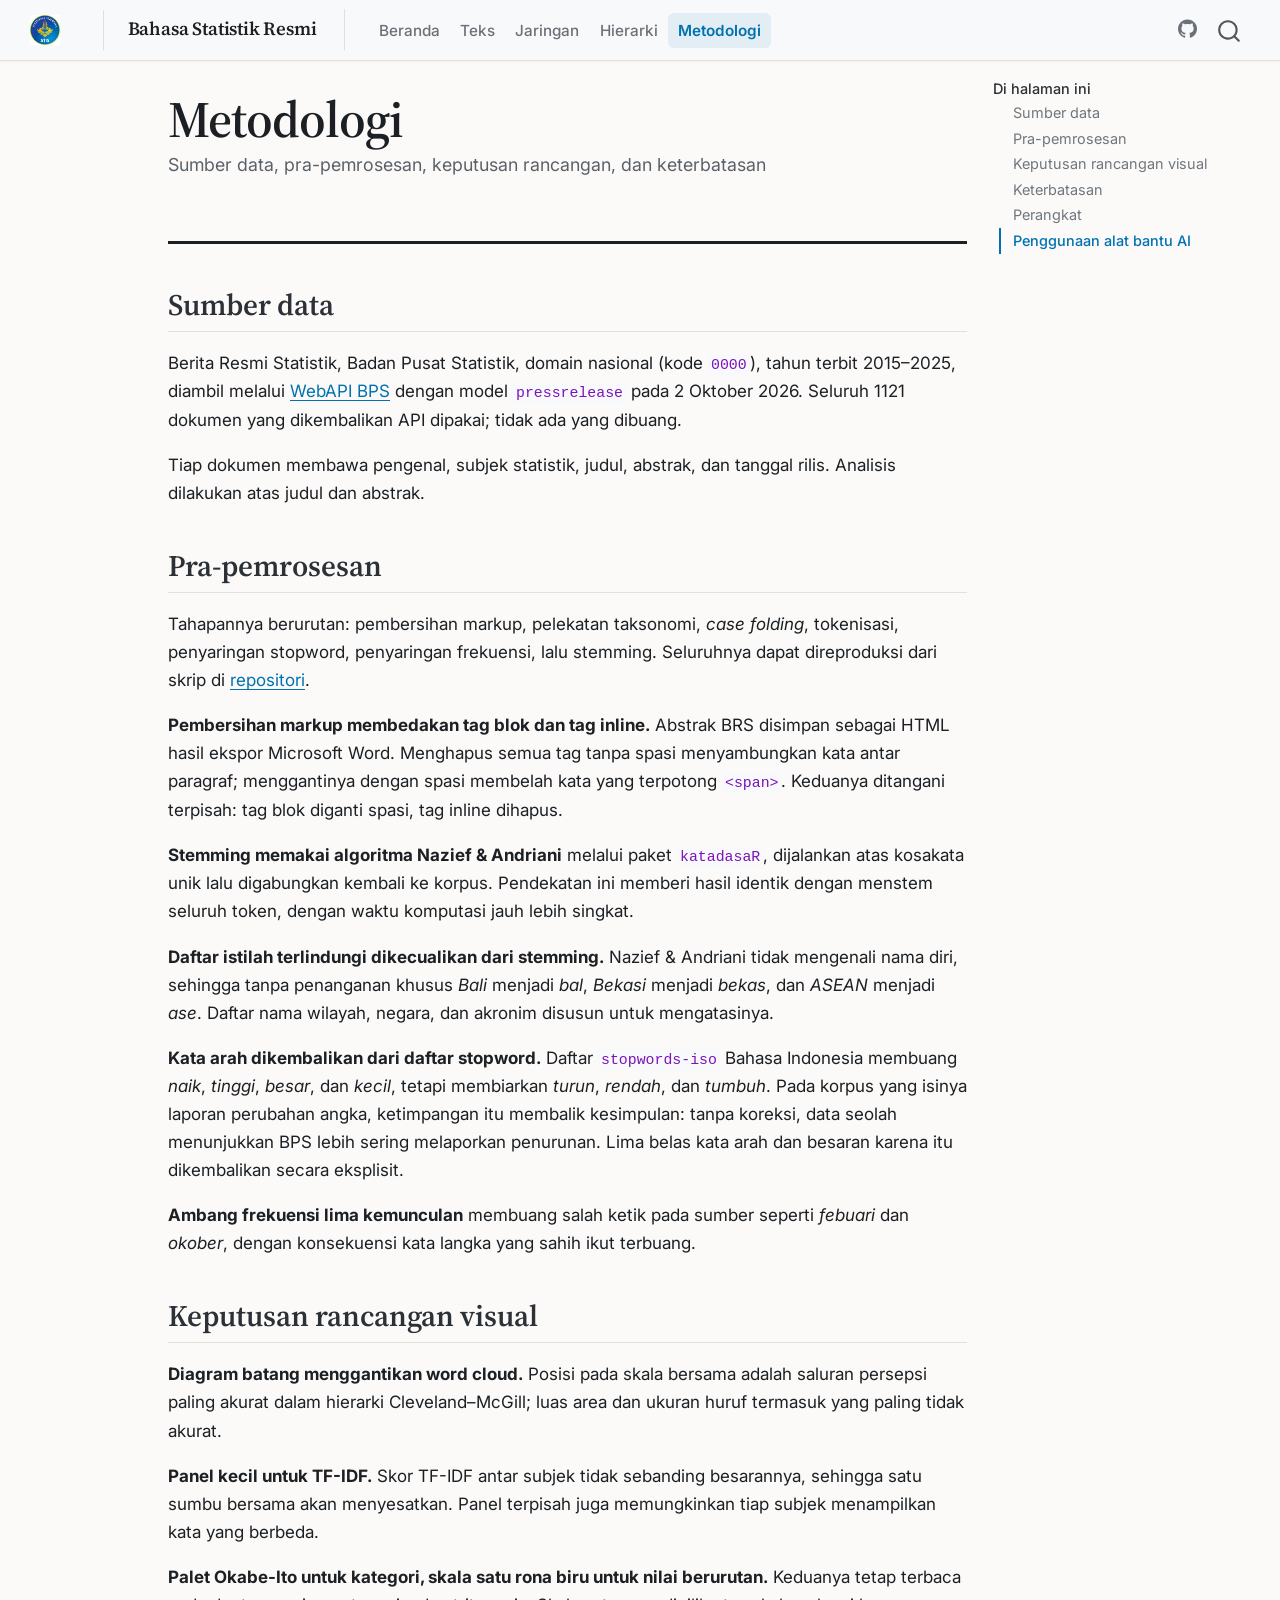
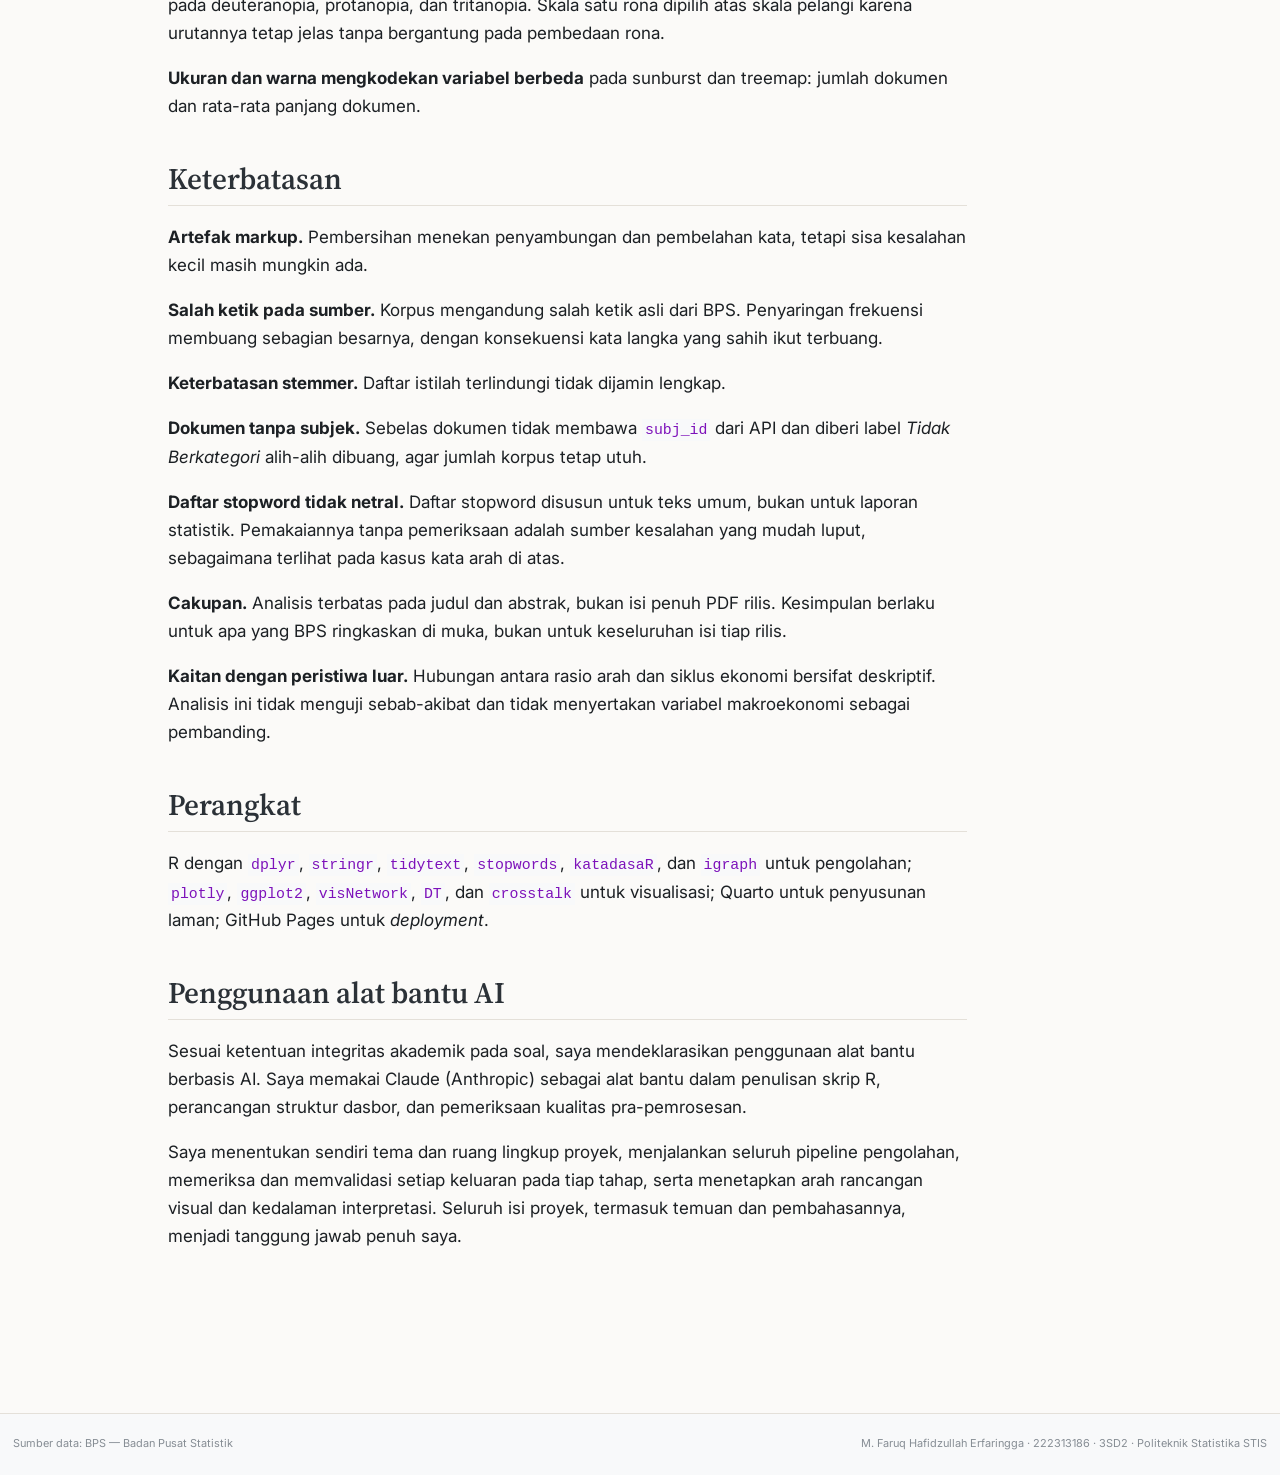
<file: docs/metodologi.html>
<!DOCTYPE html>
<html xmlns="http://www.w3.org/1999/xhtml" lang="id" xml:lang="id"><head>

<meta charset="utf-8">
<meta name="generator" content="quarto-1.5.57">

<meta name="viewport" content="width=device-width, initial-scale=1.0, user-scalable=yes">


<title>Metodologi – Bahasa Statistik Resmi</title>
<style>
code{white-space: pre-wrap;}
span.smallcaps{font-variant: small-caps;}
div.columns{display: flex; gap: min(4vw, 1.5em);}
div.column{flex: auto; overflow-x: auto;}
div.hanging-indent{margin-left: 1.5em; text-indent: -1.5em;}
ul.task-list{list-style: none;}
ul.task-list li input[type="checkbox"] {
  width: 0.8em;
  margin: 0 0.8em 0.2em -1em; /* quarto-specific, see https://github.com/quarto-dev/quarto-cli/issues/4556 */ 
  vertical-align: middle;
}
</style>


<script src="site_libs/quarto-nav/quarto-nav.js"></script>
<script src="site_libs/clipboard/clipboard.min.js"></script>
<script src="site_libs/quarto-search/autocomplete.umd.js"></script>
<script src="site_libs/quarto-search/fuse.min.js"></script>
<script src="site_libs/quarto-search/quarto-search.js"></script>
<meta name="quarto:offset" content="./">
<script src="site_libs/quarto-html/quarto.js"></script>
<script src="site_libs/quarto-html/popper.min.js"></script>
<script src="site_libs/quarto-html/tippy.umd.min.js"></script>
<script src="site_libs/quarto-html/anchor.min.js"></script>
<link href="site_libs/quarto-html/tippy.css" rel="stylesheet">
<link href="site_libs/quarto-html/quarto-syntax-highlighting.css" rel="stylesheet" id="quarto-text-highlighting-styles">
<script src="site_libs/bootstrap/bootstrap.min.js"></script>
<link href="site_libs/bootstrap/bootstrap-icons.css" rel="stylesheet">
<link href="site_libs/bootstrap/bootstrap.min.css" rel="stylesheet" id="quarto-bootstrap" data-mode="light">
<script id="quarto-search-options" type="application/json">{
  "location": "navbar",
  "copy-button": false,
  "collapse-after": 3,
  "panel-placement": "end",
  "type": "overlay",
  "limit": 50,
  "keyboard-shortcut": [
    "f",
    "/",
    "s"
  ],
  "show-item-context": false,
  "language": {
    "search-no-results-text": "Tidak ada hasil",
    "search-matching-documents-text": "dokumen cocok",
    "search-copy-link-title": "Salin tautan untuk mencari",
    "search-hide-matches-text": "Sembunyikan kecocokan lainnya",
    "search-more-match-text": "kecocokan lainnya di dokumen ini",
    "search-more-matches-text": "kecocokan lainnya di dokumen ini",
    "search-clear-button-title": "Hapus",
    "search-text-placeholder": "",
    "search-detached-cancel-button-title": "Batal",
    "search-submit-button-title": "Kirim",
    "search-label": "Mencari"
  }
}</script>


</head>

<body class="nav-fixed">

<div id="quarto-search-results"></div>
  <header id="quarto-header" class="headroom fixed-top">
    <nav class="navbar navbar-expand-lg " data-bs-theme="dark">
      <div class="navbar-container container-fluid">
      <div class="navbar-brand-container mx-auto">
    <a href="./index.html" class="navbar-brand navbar-brand-logo">
    <img src="./images/logo-stis.png" alt="Logo Politeknik Statistika STIS" class="navbar-logo">
    </a>
    <a class="navbar-brand" href="./index.html">
    <span class="navbar-title">Bahasa Statistik Resmi</span>
    </a>
  </div>
            <div id="quarto-search" class="" title="Mencari"></div>
          <button class="navbar-toggler" type="button" data-bs-toggle="collapse" data-bs-target="#navbarCollapse" aria-controls="navbarCollapse" role="menu" aria-expanded="false" aria-label="Alihkan navigasi" onclick="if (window.quartoToggleHeadroom) { window.quartoToggleHeadroom(); }">
  <span class="navbar-toggler-icon"></span>
</button>
          <div class="collapse navbar-collapse" id="navbarCollapse">
            <ul class="navbar-nav navbar-nav-scroll me-auto">
  <li class="nav-item">
    <a class="nav-link" href="./index.html"> 
<span class="menu-text">Beranda</span></a>
  </li>  
  <li class="nav-item">
    <a class="nav-link" href="./teks.html"> 
<span class="menu-text">Teks</span></a>
  </li>  
  <li class="nav-item">
    <a class="nav-link" href="./jaringan.html"> 
<span class="menu-text">Jaringan</span></a>
  </li>  
  <li class="nav-item">
    <a class="nav-link" href="./hierarki.html"> 
<span class="menu-text">Hierarki</span></a>
  </li>  
  <li class="nav-item">
    <a class="nav-link active" href="./metodologi.html" aria-current="page"> 
<span class="menu-text">Metodologi</span></a>
  </li>  
</ul>
            <ul class="navbar-nav navbar-nav-scroll ms-auto">
  <li class="nav-item compact">
    <a class="nav-link" href="https://github.com/Harq01/visdat-brs"> <i class="bi bi-github" role="img" aria-label="Repositori GitHub">
</i> 
<span class="menu-text"></span></a>
  </li>  
</ul>
          </div> <!-- /navcollapse -->
            <div class="quarto-navbar-tools">
</div>
      </div> <!-- /container-fluid -->
    </nav>
</header>
<!-- content -->
<div id="quarto-content" class="quarto-container page-columns page-rows-contents page-layout-article page-navbar">
<!-- sidebar -->
<!-- margin-sidebar -->
    <div id="quarto-margin-sidebar" class="sidebar margin-sidebar">
        <nav id="TOC" role="doc-toc" class="toc-active">
    <h2 id="toc-title">Di halaman ini</h2>
   
  <ul class="collapse">
  <li><a href="#sumber-data" id="toc-sumber-data" class="nav-link active" data-scroll-target="#sumber-data">Sumber data</a></li>
  <li><a href="#pra-pemrosesan" id="toc-pra-pemrosesan" class="nav-link" data-scroll-target="#pra-pemrosesan">Pra-pemrosesan</a></li>
  <li><a href="#keputusan-rancangan-visual" id="toc-keputusan-rancangan-visual" class="nav-link" data-scroll-target="#keputusan-rancangan-visual">Keputusan rancangan visual</a></li>
  <li><a href="#keterbatasan" id="toc-keterbatasan" class="nav-link" data-scroll-target="#keterbatasan">Keterbatasan</a></li>
  <li><a href="#perangkat" id="toc-perangkat" class="nav-link" data-scroll-target="#perangkat">Perangkat</a></li>
  <li><a href="#penggunaan-alat-bantu-ai" id="toc-penggunaan-alat-bantu-ai" class="nav-link" data-scroll-target="#penggunaan-alat-bantu-ai">Penggunaan alat bantu AI</a></li>
  </ul>
</nav>
    </div>
<!-- main -->
<main class="content" id="quarto-document-content">

<header id="title-block-header" class="quarto-title-block default">
<div class="quarto-title">
<h1 class="title">Metodologi</h1>
<p class="subtitle lead">Sumber data, pra-pemrosesan, keputusan rancangan, dan keterbatasan</p>
</div>



<div class="quarto-title-meta">

    
  
    
  </div>
  


</header>


<section id="sumber-data" class="level2">
<h2 class="anchored" data-anchor-id="sumber-data">Sumber data</h2>
<p>Berita Resmi Statistik, Badan Pusat Statistik, domain nasional (kode <code>0000</code>), tahun terbit 2015–2025, diambil melalui <a href="https://webapi.bps.go.id">WebAPI BPS</a> dengan model <code>pressrelease</code> pada 2 Oktober 2026. Seluruh 1121 dokumen yang dikembalikan API dipakai; tidak ada yang dibuang.</p>
<p>Tiap dokumen membawa pengenal, subjek statistik, judul, abstrak, dan tanggal rilis. Analisis dilakukan atas judul dan abstrak.</p>
</section>
<section id="pra-pemrosesan" class="level2">
<h2 class="anchored" data-anchor-id="pra-pemrosesan">Pra-pemrosesan</h2>
<p>Tahapannya berurutan: pembersihan markup, pelekatan taksonomi, <em>case folding</em>, tokenisasi, penyaringan stopword, penyaringan frekuensi, lalu stemming. Seluruhnya dapat direproduksi dari skrip di <a href="https://github.com/Harq01/visdat-brs">repositori</a>.</p>
<p><strong>Pembersihan markup membedakan tag blok dan tag inline.</strong> Abstrak BRS disimpan sebagai HTML hasil ekspor Microsoft Word. Menghapus semua tag tanpa spasi menyambungkan kata antar paragraf; menggantinya dengan spasi membelah kata yang terpotong <code>&lt;span&gt;</code>. Keduanya ditangani terpisah: tag blok diganti spasi, tag inline dihapus.</p>
<p><strong>Stemming memakai algoritma Nazief &amp; Andriani</strong> melalui paket <code>katadasaR</code>, dijalankan atas kosakata unik lalu digabungkan kembali ke korpus. Pendekatan ini memberi hasil identik dengan menstem seluruh token, dengan waktu komputasi jauh lebih singkat.</p>
<p><strong>Daftar istilah terlindungi dikecualikan dari stemming.</strong> Nazief &amp; Andriani tidak mengenali nama diri, sehingga tanpa penanganan khusus <em>Bali</em> menjadi <em>bal</em>, <em>Bekasi</em> menjadi <em>bekas</em>, dan <em>ASEAN</em> menjadi <em>ase</em>. Daftar nama wilayah, negara, dan akronim disusun untuk mengatasinya.</p>
<p><strong>Kata arah dikembalikan dari daftar stopword.</strong> Daftar <code>stopwords-iso</code> Bahasa Indonesia membuang <em>naik</em>, <em>tinggi</em>, <em>besar</em>, dan <em>kecil</em>, tetapi membiarkan <em>turun</em>, <em>rendah</em>, dan <em>tumbuh</em>. Pada korpus yang isinya laporan perubahan angka, ketimpangan itu membalik kesimpulan: tanpa koreksi, data seolah menunjukkan BPS lebih sering melaporkan penurunan. Lima belas kata arah dan besaran karena itu dikembalikan secara eksplisit.</p>
<p><strong>Ambang frekuensi lima kemunculan</strong> membuang salah ketik pada sumber seperti <em>febuari</em> dan <em>okober</em>, dengan konsekuensi kata langka yang sahih ikut terbuang.</p>
</section>
<section id="keputusan-rancangan-visual" class="level2">
<h2 class="anchored" data-anchor-id="keputusan-rancangan-visual">Keputusan rancangan visual</h2>
<p><strong>Diagram batang menggantikan word cloud.</strong> Posisi pada skala bersama adalah saluran persepsi paling akurat dalam hierarki Cleveland–McGill; luas area dan ukuran huruf termasuk yang paling tidak akurat.</p>
<p><strong>Panel kecil untuk TF-IDF.</strong> Skor TF-IDF antar subjek tidak sebanding besarannya, sehingga satu sumbu bersama akan menyesatkan. Panel terpisah juga memungkinkan tiap subjek menampilkan kata yang berbeda.</p>
<p><strong>Palet Okabe-Ito untuk kategori, skala satu rona biru untuk nilai berurutan.</strong> Keduanya tetap terbaca pada deuteranopia, protanopia, dan tritanopia. Skala satu rona dipilih atas skala pelangi karena urutannya tetap jelas tanpa bergantung pada pembedaan rona.</p>
<p><strong>Ukuran dan warna mengkodekan variabel berbeda</strong> pada sunburst dan treemap: jumlah dokumen dan rata-rata panjang dokumen.</p>
</section>
<section id="keterbatasan" class="level2">
<h2 class="anchored" data-anchor-id="keterbatasan">Keterbatasan</h2>
<p><strong>Artefak markup.</strong> Pembersihan menekan penyambungan dan pembelahan kata, tetapi sisa kesalahan kecil masih mungkin ada.</p>
<p><strong>Salah ketik pada sumber.</strong> Korpus mengandung salah ketik asli dari BPS. Penyaringan frekuensi membuang sebagian besarnya, dengan konsekuensi kata langka yang sahih ikut terbuang.</p>
<p><strong>Keterbatasan stemmer.</strong> Daftar istilah terlindungi tidak dijamin lengkap.</p>
<p><strong>Dokumen tanpa subjek.</strong> Sebelas dokumen tidak membawa <code>subj_id</code> dari API dan diberi label <em>Tidak Berkategori</em> alih-alih dibuang, agar jumlah korpus tetap utuh.</p>
<p><strong>Daftar stopword tidak netral.</strong> Daftar stopword disusun untuk teks umum, bukan untuk laporan statistik. Pemakaiannya tanpa pemeriksaan adalah sumber kesalahan yang mudah luput, sebagaimana terlihat pada kasus kata arah di atas.</p>
<p><strong>Cakupan.</strong> Analisis terbatas pada judul dan abstrak, bukan isi penuh PDF rilis. Kesimpulan berlaku untuk apa yang BPS ringkaskan di muka, bukan untuk keseluruhan isi tiap rilis.</p>
<p><strong>Kaitan dengan peristiwa luar.</strong> Hubungan antara rasio arah dan siklus ekonomi bersifat deskriptif. Analisis ini tidak menguji sebab-akibat dan tidak menyertakan variabel makroekonomi sebagai pembanding.</p>
</section>
<section id="perangkat" class="level2">
<h2 class="anchored" data-anchor-id="perangkat">Perangkat</h2>
<p>R dengan <code>dplyr</code>, <code>stringr</code>, <code>tidytext</code>, <code>stopwords</code>, <code>katadasaR</code>, dan <code>igraph</code> untuk pengolahan; <code>plotly</code>, <code>ggplot2</code>, <code>visNetwork</code>, <code>DT</code>, dan <code>crosstalk</code> untuk visualisasi; Quarto untuk penyusunan laman; GitHub Pages untuk <em>deployment</em>.</p>
</section>
<section id="penggunaan-alat-bantu-ai" class="level2">
<h2 class="anchored" data-anchor-id="penggunaan-alat-bantu-ai">Penggunaan alat bantu AI</h2>
<p>Sesuai ketentuan integritas akademik pada soal, saya mendeklarasikan penggunaan alat bantu berbasis AI. Saya memakai Claude (Anthropic) sebagai alat bantu dalam penulisan skrip R, perancangan struktur dasbor, dan pemeriksaan kualitas pra-pemrosesan.</p>
<p>Saya menentukan sendiri tema dan ruang lingkup proyek, menjalankan seluruh pipeline pengolahan, memeriksa dan memvalidasi setiap keluaran pada tiap tahap, serta menetapkan arah rancangan visual dan kedalaman interpretasi. Seluruh isi proyek, termasuk temuan dan pembahasannya, menjadi tanggung jawab penuh saya.</p>


</section>

</main> <!-- /main -->
<script id="quarto-html-after-body" type="application/javascript">
window.document.addEventListener("DOMContentLoaded", function (event) {
  const toggleBodyColorMode = (bsSheetEl) => {
    const mode = bsSheetEl.getAttribute("data-mode");
    const bodyEl = window.document.querySelector("body");
    if (mode === "dark") {
      bodyEl.classList.add("quarto-dark");
      bodyEl.classList.remove("quarto-light");
    } else {
      bodyEl.classList.add("quarto-light");
      bodyEl.classList.remove("quarto-dark");
    }
  }
  const toggleBodyColorPrimary = () => {
    const bsSheetEl = window.document.querySelector("link#quarto-bootstrap");
    if (bsSheetEl) {
      toggleBodyColorMode(bsSheetEl);
    }
  }
  toggleBodyColorPrimary();  
  const icon = "";
  const anchorJS = new window.AnchorJS();
  anchorJS.options = {
    placement: 'right',
    icon: icon
  };
  anchorJS.add('.anchored');
  const isCodeAnnotation = (el) => {
    for (const clz of el.classList) {
      if (clz.startsWith('code-annotation-')) {                     
        return true;
      }
    }
    return false;
  }
  const onCopySuccess = function(e) {
    // button target
    const button = e.trigger;
    // don't keep focus
    button.blur();
    // flash "checked"
    button.classList.add('code-copy-button-checked');
    var currentTitle = button.getAttribute("title");
    button.setAttribute("title", "Disalin!");
    let tooltip;
    if (window.bootstrap) {
      button.setAttribute("data-bs-toggle", "tooltip");
      button.setAttribute("data-bs-placement", "left");
      button.setAttribute("data-bs-title", "Disalin!");
      tooltip = new bootstrap.Tooltip(button, 
        { trigger: "manual", 
          customClass: "code-copy-button-tooltip",
          offset: [0, -8]});
      tooltip.show();    
    }
    setTimeout(function() {
      if (tooltip) {
        tooltip.hide();
        button.removeAttribute("data-bs-title");
        button.removeAttribute("data-bs-toggle");
        button.removeAttribute("data-bs-placement");
      }
      button.setAttribute("title", currentTitle);
      button.classList.remove('code-copy-button-checked');
    }, 1000);
    // clear code selection
    e.clearSelection();
  }
  const getTextToCopy = function(trigger) {
      const codeEl = trigger.previousElementSibling.cloneNode(true);
      for (const childEl of codeEl.children) {
        if (isCodeAnnotation(childEl)) {
          childEl.remove();
        }
      }
      return codeEl.innerText;
  }
  const clipboard = new window.ClipboardJS('.code-copy-button:not([data-in-quarto-modal])', {
    text: getTextToCopy
  });
  clipboard.on('success', onCopySuccess);
  if (window.document.getElementById('quarto-embedded-source-code-modal')) {
    // For code content inside modals, clipBoardJS needs to be initialized with a container option
    // TODO: Check when it could be a function (https://github.com/zenorocha/clipboard.js/issues/860)
    const clipboardModal = new window.ClipboardJS('.code-copy-button[data-in-quarto-modal]', {
      text: getTextToCopy,
      container: window.document.getElementById('quarto-embedded-source-code-modal')
    });
    clipboardModal.on('success', onCopySuccess);
  }
    var localhostRegex = new RegExp(/^(?:http|https):\/\/localhost\:?[0-9]*\//);
    var mailtoRegex = new RegExp(/^mailto:/);
      var filterRegex = new RegExp("https:\/\/harq01\.github\.io\/visdat-brs\/");
    var isInternal = (href) => {
        return filterRegex.test(href) || localhostRegex.test(href) || mailtoRegex.test(href);
    }
    // Inspect non-navigation links and adorn them if external
 	var links = window.document.querySelectorAll('a[href]:not(.nav-link):not(.navbar-brand):not(.toc-action):not(.sidebar-link):not(.sidebar-item-toggle):not(.pagination-link):not(.no-external):not([aria-hidden]):not(.dropdown-item):not(.quarto-navigation-tool):not(.about-link)');
    for (var i=0; i<links.length; i++) {
      const link = links[i];
      if (!isInternal(link.href)) {
        // undo the damage that might have been done by quarto-nav.js in the case of
        // links that we want to consider external
        if (link.dataset.originalHref !== undefined) {
          link.href = link.dataset.originalHref;
        }
      }
    }
  function tippyHover(el, contentFn, onTriggerFn, onUntriggerFn) {
    const config = {
      allowHTML: true,
      maxWidth: 500,
      delay: 100,
      arrow: false,
      appendTo: function(el) {
          return el.parentElement;
      },
      interactive: true,
      interactiveBorder: 10,
      theme: 'quarto',
      placement: 'bottom-start',
    };
    if (contentFn) {
      config.content = contentFn;
    }
    if (onTriggerFn) {
      config.onTrigger = onTriggerFn;
    }
    if (onUntriggerFn) {
      config.onUntrigger = onUntriggerFn;
    }
    window.tippy(el, config); 
  }
  const noterefs = window.document.querySelectorAll('a[role="doc-noteref"]');
  for (var i=0; i<noterefs.length; i++) {
    const ref = noterefs[i];
    tippyHover(ref, function() {
      // use id or data attribute instead here
      let href = ref.getAttribute('data-footnote-href') || ref.getAttribute('href');
      try { href = new URL(href).hash; } catch {}
      const id = href.replace(/^#\/?/, "");
      const note = window.document.getElementById(id);
      if (note) {
        return note.innerHTML;
      } else {
        return "";
      }
    });
  }
  const xrefs = window.document.querySelectorAll('a.quarto-xref');
  const processXRef = (id, note) => {
    // Strip column container classes
    const stripColumnClz = (el) => {
      el.classList.remove("page-full", "page-columns");
      if (el.children) {
        for (const child of el.children) {
          stripColumnClz(child);
        }
      }
    }
    stripColumnClz(note)
    if (id === null || id.startsWith('sec-')) {
      // Special case sections, only their first couple elements
      const container = document.createElement("div");
      if (note.children && note.children.length > 2) {
        container.appendChild(note.children[0].cloneNode(true));
        for (let i = 1; i < note.children.length; i++) {
          const child = note.children[i];
          if (child.tagName === "P" && child.innerText === "") {
            continue;
          } else {
            container.appendChild(child.cloneNode(true));
            break;
          }
        }
        if (window.Quarto?.typesetMath) {
          window.Quarto.typesetMath(container);
        }
        return container.innerHTML
      } else {
        if (window.Quarto?.typesetMath) {
          window.Quarto.typesetMath(note);
        }
        return note.innerHTML;
      }
    } else {
      // Remove any anchor links if they are present
      const anchorLink = note.querySelector('a.anchorjs-link');
      if (anchorLink) {
        anchorLink.remove();
      }
      if (window.Quarto?.typesetMath) {
        window.Quarto.typesetMath(note);
      }
      // TODO in 1.5, we should make sure this works without a callout special case
      if (note.classList.contains("callout")) {
        return note.outerHTML;
      } else {
        return note.innerHTML;
      }
    }
  }
  for (var i=0; i<xrefs.length; i++) {
    const xref = xrefs[i];
    tippyHover(xref, undefined, function(instance) {
      instance.disable();
      let url = xref.getAttribute('href');
      let hash = undefined; 
      if (url.startsWith('#')) {
        hash = url;
      } else {
        try { hash = new URL(url).hash; } catch {}
      }
      if (hash) {
        const id = hash.replace(/^#\/?/, "");
        const note = window.document.getElementById(id);
        if (note !== null) {
          try {
            const html = processXRef(id, note.cloneNode(true));
            instance.setContent(html);
          } finally {
            instance.enable();
            instance.show();
          }
        } else {
          // See if we can fetch this
          fetch(url.split('#')[0])
          .then(res => res.text())
          .then(html => {
            const parser = new DOMParser();
            const htmlDoc = parser.parseFromString(html, "text/html");
            const note = htmlDoc.getElementById(id);
            if (note !== null) {
              const html = processXRef(id, note);
              instance.setContent(html);
            } 
          }).finally(() => {
            instance.enable();
            instance.show();
          });
        }
      } else {
        // See if we can fetch a full url (with no hash to target)
        // This is a special case and we should probably do some content thinning / targeting
        fetch(url)
        .then(res => res.text())
        .then(html => {
          const parser = new DOMParser();
          const htmlDoc = parser.parseFromString(html, "text/html");
          const note = htmlDoc.querySelector('main.content');
          if (note !== null) {
            // This should only happen for chapter cross references
            // (since there is no id in the URL)
            // remove the first header
            if (note.children.length > 0 && note.children[0].tagName === "HEADER") {
              note.children[0].remove();
            }
            const html = processXRef(null, note);
            instance.setContent(html);
          } 
        }).finally(() => {
          instance.enable();
          instance.show();
        });
      }
    }, function(instance) {
    });
  }
      let selectedAnnoteEl;
      const selectorForAnnotation = ( cell, annotation) => {
        let cellAttr = 'data-code-cell="' + cell + '"';
        let lineAttr = 'data-code-annotation="' +  annotation + '"';
        const selector = 'span[' + cellAttr + '][' + lineAttr + ']';
        return selector;
      }
      const selectCodeLines = (annoteEl) => {
        const doc = window.document;
        const targetCell = annoteEl.getAttribute("data-target-cell");
        const targetAnnotation = annoteEl.getAttribute("data-target-annotation");
        const annoteSpan = window.document.querySelector(selectorForAnnotation(targetCell, targetAnnotation));
        const lines = annoteSpan.getAttribute("data-code-lines").split(",");
        const lineIds = lines.map((line) => {
          return targetCell + "-" + line;
        })
        let top = null;
        let height = null;
        let parent = null;
        if (lineIds.length > 0) {
            //compute the position of the single el (top and bottom and make a div)
            const el = window.document.getElementById(lineIds[0]);
            top = el.offsetTop;
            height = el.offsetHeight;
            parent = el.parentElement.parentElement;
          if (lineIds.length > 1) {
            const lastEl = window.document.getElementById(lineIds[lineIds.length - 1]);
            const bottom = lastEl.offsetTop + lastEl.offsetHeight;
            height = bottom - top;
          }
          if (top !== null && height !== null && parent !== null) {
            // cook up a div (if necessary) and position it 
            let div = window.document.getElementById("code-annotation-line-highlight");
            if (div === null) {
              div = window.document.createElement("div");
              div.setAttribute("id", "code-annotation-line-highlight");
              div.style.position = 'absolute';
              parent.appendChild(div);
            }
            div.style.top = top - 2 + "px";
            div.style.height = height + 4 + "px";
            div.style.left = 0;
            let gutterDiv = window.document.getElementById("code-annotation-line-highlight-gutter");
            if (gutterDiv === null) {
              gutterDiv = window.document.createElement("div");
              gutterDiv.setAttribute("id", "code-annotation-line-highlight-gutter");
              gutterDiv.style.position = 'absolute';
              const codeCell = window.document.getElementById(targetCell);
              const gutter = codeCell.querySelector('.code-annotation-gutter');
              gutter.appendChild(gutterDiv);
            }
            gutterDiv.style.top = top - 2 + "px";
            gutterDiv.style.height = height + 4 + "px";
          }
          selectedAnnoteEl = annoteEl;
        }
      };
      const unselectCodeLines = () => {
        const elementsIds = ["code-annotation-line-highlight", "code-annotation-line-highlight-gutter"];
        elementsIds.forEach((elId) => {
          const div = window.document.getElementById(elId);
          if (div) {
            div.remove();
          }
        });
        selectedAnnoteEl = undefined;
      };
        // Handle positioning of the toggle
    window.addEventListener(
      "resize",
      throttle(() => {
        elRect = undefined;
        if (selectedAnnoteEl) {
          selectCodeLines(selectedAnnoteEl);
        }
      }, 10)
    );
    function throttle(fn, ms) {
    let throttle = false;
    let timer;
      return (...args) => {
        if(!throttle) { // first call gets through
            fn.apply(this, args);
            throttle = true;
        } else { // all the others get throttled
            if(timer) clearTimeout(timer); // cancel #2
            timer = setTimeout(() => {
              fn.apply(this, args);
              timer = throttle = false;
            }, ms);
        }
      };
    }
      // Attach click handler to the DT
      const annoteDls = window.document.querySelectorAll('dt[data-target-cell]');
      for (const annoteDlNode of annoteDls) {
        annoteDlNode.addEventListener('click', (event) => {
          const clickedEl = event.target;
          if (clickedEl !== selectedAnnoteEl) {
            unselectCodeLines();
            const activeEl = window.document.querySelector('dt[data-target-cell].code-annotation-active');
            if (activeEl) {
              activeEl.classList.remove('code-annotation-active');
            }
            selectCodeLines(clickedEl);
            clickedEl.classList.add('code-annotation-active');
          } else {
            // Unselect the line
            unselectCodeLines();
            clickedEl.classList.remove('code-annotation-active');
          }
        });
      }
  const findCites = (el) => {
    const parentEl = el.parentElement;
    if (parentEl) {
      const cites = parentEl.dataset.cites;
      if (cites) {
        return {
          el,
          cites: cites.split(' ')
        };
      } else {
        return findCites(el.parentElement)
      }
    } else {
      return undefined;
    }
  };
  var bibliorefs = window.document.querySelectorAll('a[role="doc-biblioref"]');
  for (var i=0; i<bibliorefs.length; i++) {
    const ref = bibliorefs[i];
    const citeInfo = findCites(ref);
    if (citeInfo) {
      tippyHover(citeInfo.el, function() {
        var popup = window.document.createElement('div');
        citeInfo.cites.forEach(function(cite) {
          var citeDiv = window.document.createElement('div');
          citeDiv.classList.add('hanging-indent');
          citeDiv.classList.add('csl-entry');
          var biblioDiv = window.document.getElementById('ref-' + cite);
          if (biblioDiv) {
            citeDiv.innerHTML = biblioDiv.innerHTML;
          }
          popup.appendChild(citeDiv);
        });
        return popup.innerHTML;
      });
    }
  }
});
</script>
</div> <!-- /content -->
<footer class="footer">
  <div class="nav-footer">
    <div class="nav-footer-left">
<p>Sumber data: BPS — Badan Pusat Statistik</p>
</div>   
    <div class="nav-footer-center">
      &nbsp;
    </div>
    <div class="nav-footer-right">
<p>M. Faruq Hafidzullah Erfaringga · 222313186 · 3SD2 · Politeknik Statistika STIS</p>
</div>
  </div>
</footer>




</body></html>
</file>
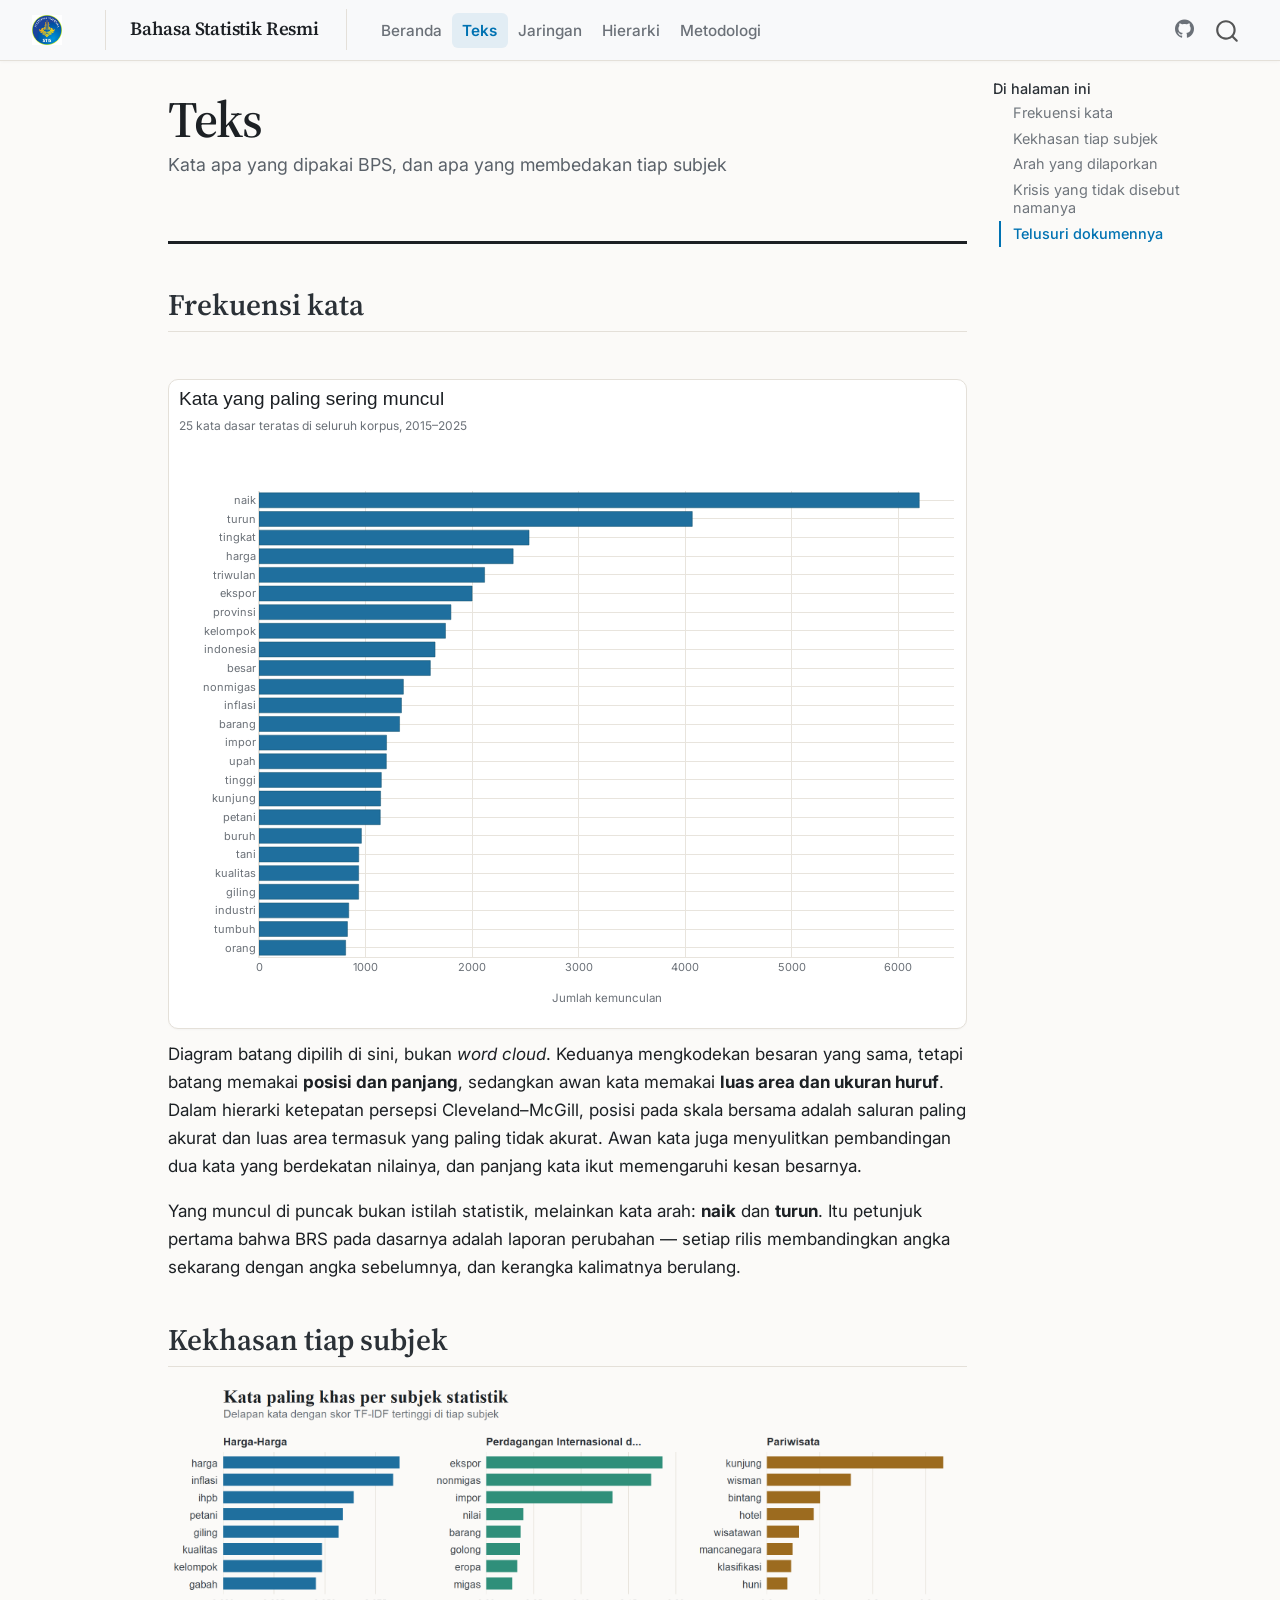
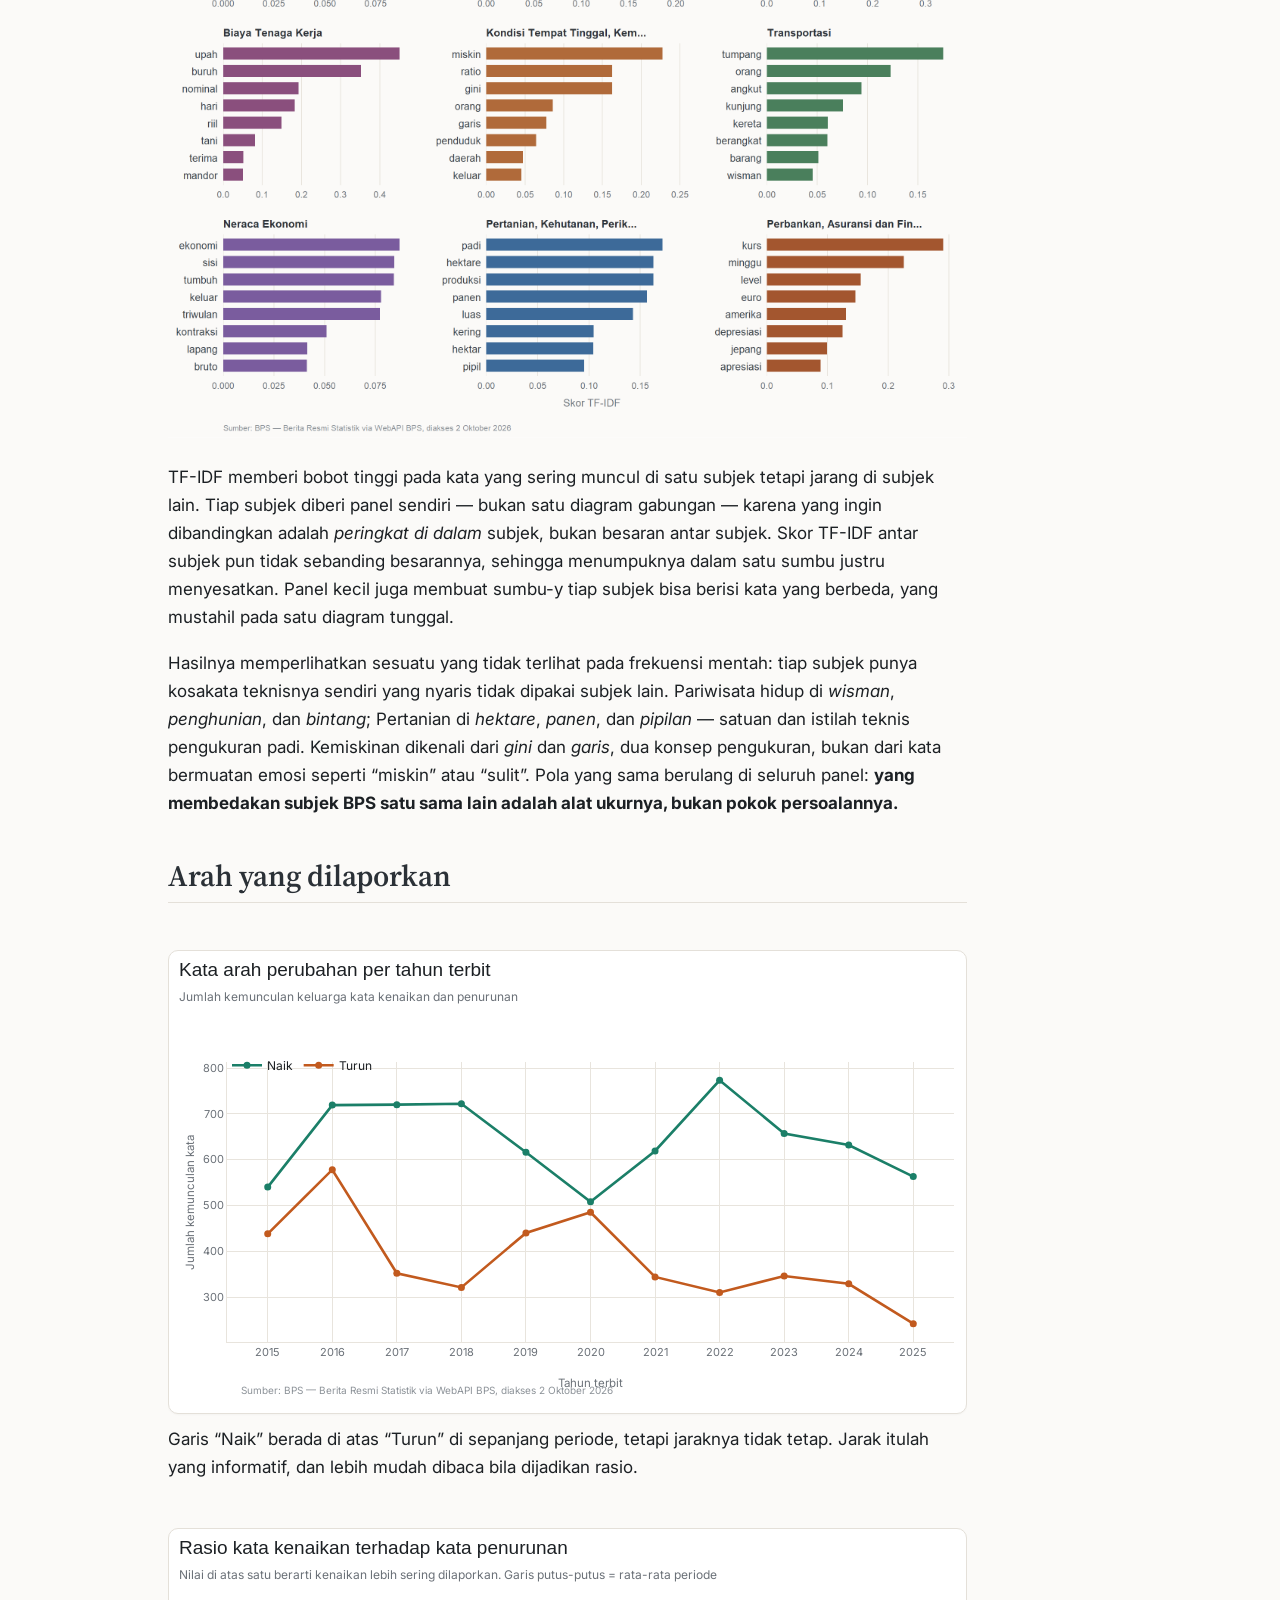
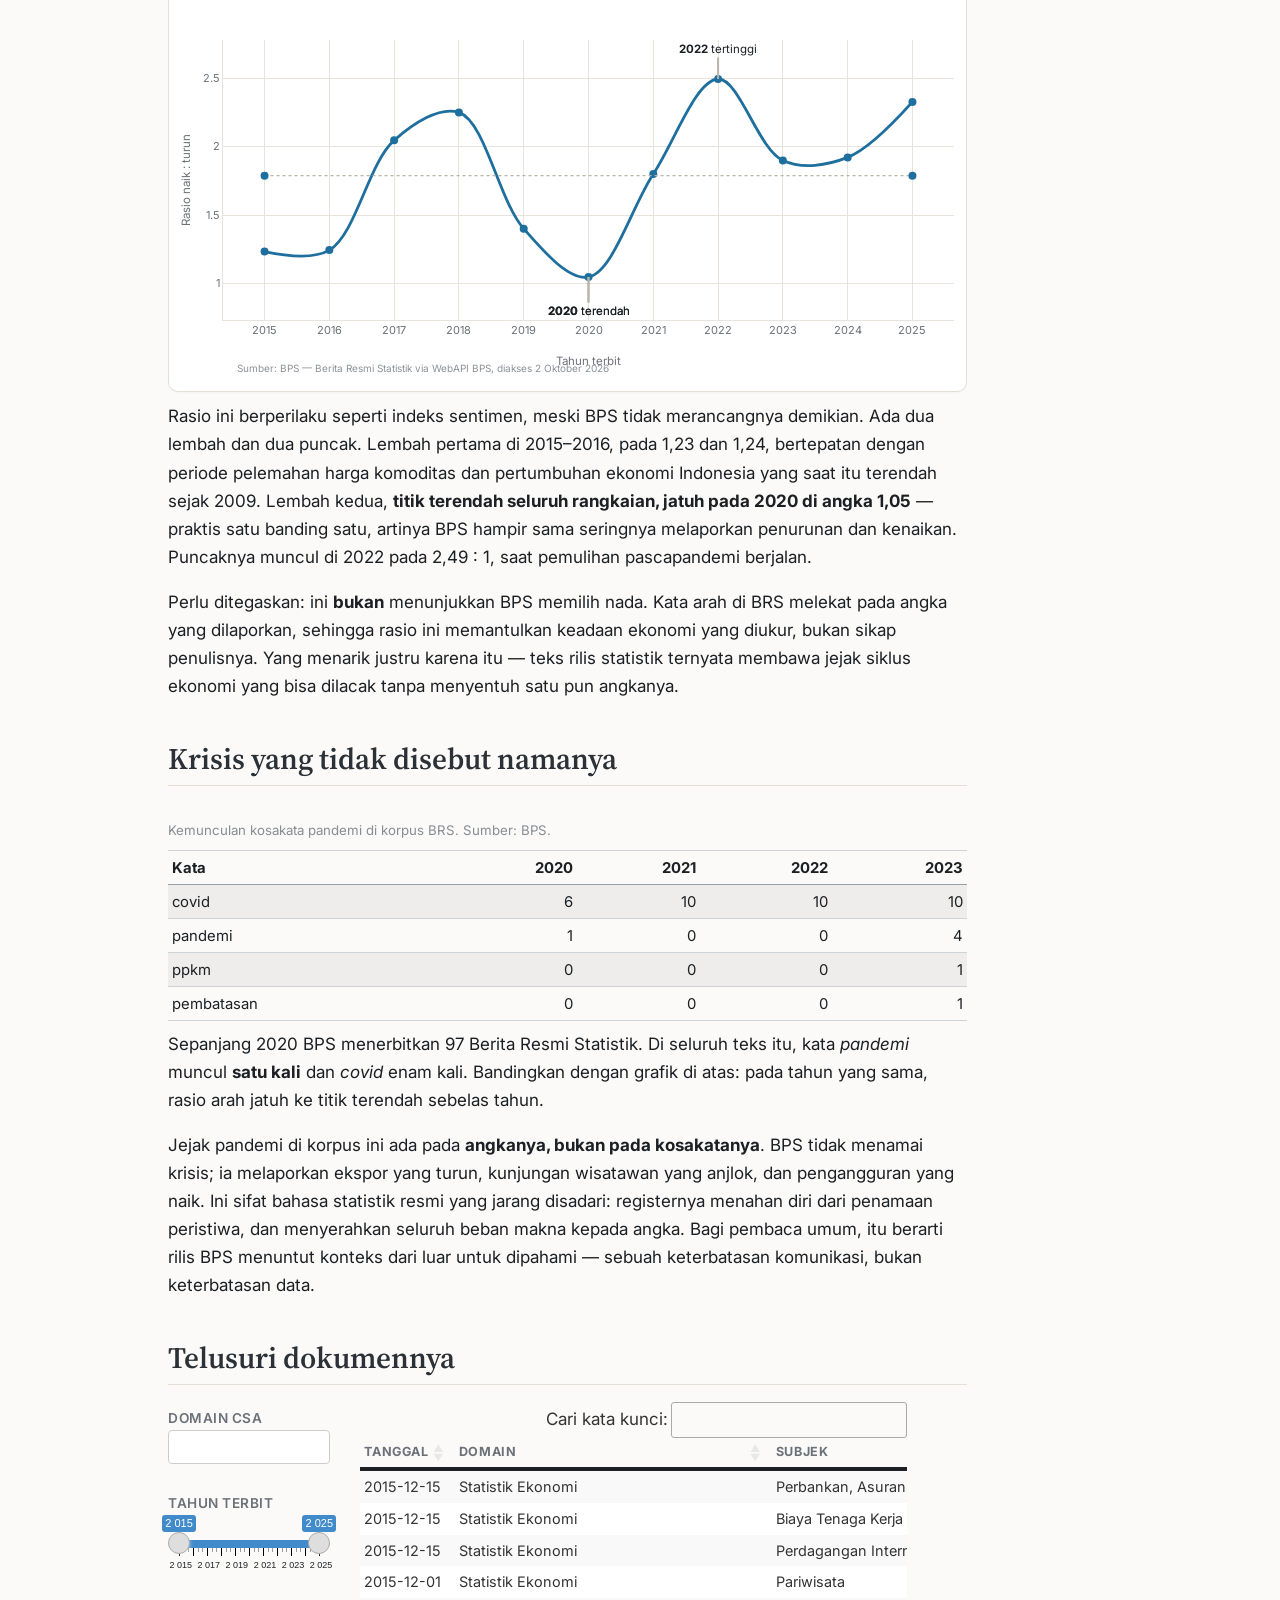
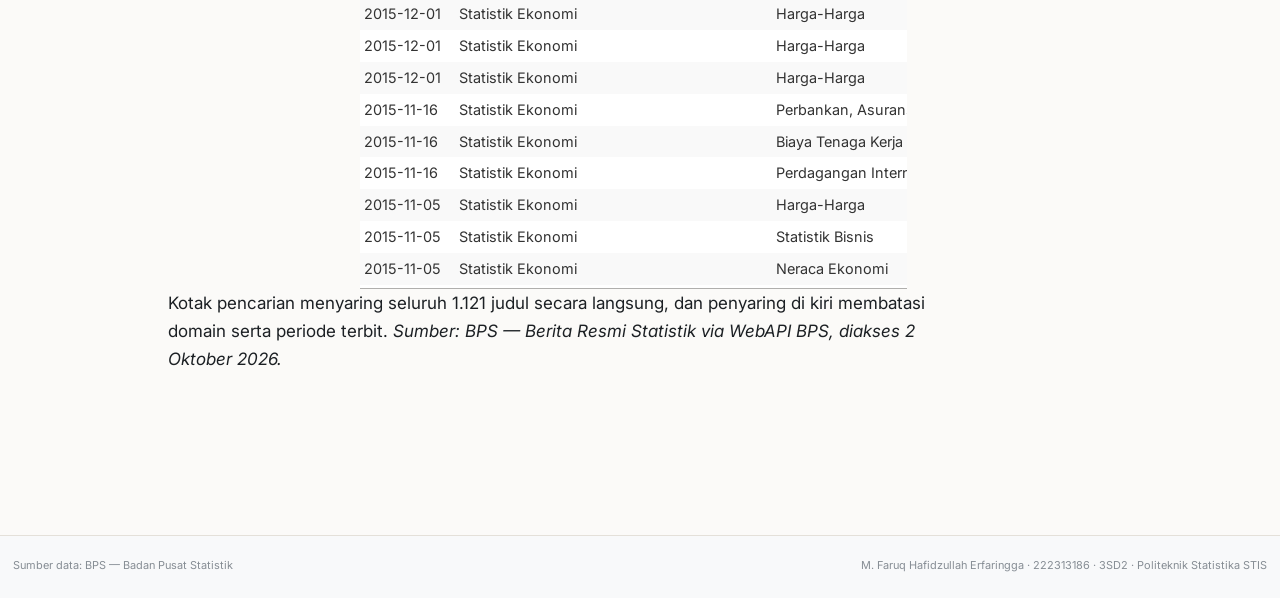
<file: docs/teks.html>
<!DOCTYPE html>
<html xmlns="http://www.w3.org/1999/xhtml" lang="id" xml:lang="id"><head>

<meta charset="utf-8">
<meta name="generator" content="quarto-1.5.57">

<meta name="viewport" content="width=device-width, initial-scale=1.0, user-scalable=yes">


<title>Teks – Bahasa Statistik Resmi</title>
<style>
code{white-space: pre-wrap;}
span.smallcaps{font-variant: small-caps;}
div.columns{display: flex; gap: min(4vw, 1.5em);}
div.column{flex: auto; overflow-x: auto;}
div.hanging-indent{margin-left: 1.5em; text-indent: -1.5em;}
ul.task-list{list-style: none;}
ul.task-list li input[type="checkbox"] {
  width: 0.8em;
  margin: 0 0.8em 0.2em -1em; /* quarto-specific, see https://github.com/quarto-dev/quarto-cli/issues/4556 */ 
  vertical-align: middle;
}
</style>


<script src="site_libs/quarto-nav/quarto-nav.js"></script>
<script src="site_libs/clipboard/clipboard.min.js"></script>
<script src="site_libs/quarto-search/autocomplete.umd.js"></script>
<script src="site_libs/quarto-search/fuse.min.js"></script>
<script src="site_libs/quarto-search/quarto-search.js"></script>
<meta name="quarto:offset" content="./">
<script src="site_libs/quarto-html/quarto.js"></script>
<script src="site_libs/quarto-html/popper.min.js"></script>
<script src="site_libs/quarto-html/tippy.umd.min.js"></script>
<script src="site_libs/quarto-html/anchor.min.js"></script>
<link href="site_libs/quarto-html/tippy.css" rel="stylesheet">
<link href="site_libs/quarto-html/quarto-syntax-highlighting.css" rel="stylesheet" id="quarto-text-highlighting-styles">
<script src="site_libs/bootstrap/bootstrap.min.js"></script>
<link href="site_libs/bootstrap/bootstrap-icons.css" rel="stylesheet">
<link href="site_libs/bootstrap/bootstrap.min.css" rel="stylesheet" id="quarto-bootstrap" data-mode="light">
<script id="quarto-search-options" type="application/json">{
  "location": "navbar",
  "copy-button": false,
  "collapse-after": 3,
  "panel-placement": "end",
  "type": "overlay",
  "limit": 50,
  "keyboard-shortcut": [
    "f",
    "/",
    "s"
  ],
  "show-item-context": false,
  "language": {
    "search-no-results-text": "Tidak ada hasil",
    "search-matching-documents-text": "dokumen cocok",
    "search-copy-link-title": "Salin tautan untuk mencari",
    "search-hide-matches-text": "Sembunyikan kecocokan lainnya",
    "search-more-match-text": "kecocokan lainnya di dokumen ini",
    "search-more-matches-text": "kecocokan lainnya di dokumen ini",
    "search-clear-button-title": "Hapus",
    "search-text-placeholder": "",
    "search-detached-cancel-button-title": "Batal",
    "search-submit-button-title": "Kirim",
    "search-label": "Mencari"
  }
}</script>
<link href="site_libs/htmltools-fill-0.5.8.1/fill.css" rel="stylesheet">

<script src="site_libs/htmlwidgets-1.6.4/htmlwidgets.js"></script>

<script src="site_libs/plotly-binding-4.12.1/plotly.js"></script>

<script src="site_libs/typedarray-0.1/typedarray.min.js"></script>

<script src="site_libs/jquery-3.6.0/jquery-3.6.0.min.js"></script>

<link href="site_libs/crosstalk-1.2.2/css/crosstalk.min.css" rel="stylesheet">

<script src="site_libs/crosstalk-1.2.2/js/crosstalk.min.js"></script>

<link href="site_libs/plotly-htmlwidgets-css-2.25.2/plotly-htmlwidgets.css" rel="stylesheet">

<script src="site_libs/plotly-main-2.25.2/plotly-latest.min.js"></script>

<script src="site_libs/plotly-locale-id-2.25.2/id.js"></script>

<link href="site_libs/selectize-0.12.4/css/selectize.bootstrap3.css" rel="stylesheet">

<script src="site_libs/selectize-0.12.4/js/selectize.min.js"></script>

<script src="site_libs/ionrangeslider-javascript-2.3.1/js/ion.rangeSlider.min.js"></script>

<script src="site_libs/strftime-0.9.2/strftime-min.js"></script>

<link href="site_libs/ionrangeslider-css-2.3.1/css/ion.rangeSlider.css" rel="stylesheet">

<link href="site_libs/datatables-css-0.0.0/datatables-crosstalk.css" rel="stylesheet">

<script src="site_libs/datatables-binding-0.34.0/datatables.js"></script>

<link href="site_libs/dt-core-1.13.6/css/jquery.dataTables.min.css" rel="stylesheet">

<link href="site_libs/dt-core-1.13.6/css/jquery.dataTables.extra.css" rel="stylesheet">

<script src="site_libs/dt-core-1.13.6/js/jquery.dataTables.min.js"></script>

<link href="site_libs/dt-ext-scroller-1.13.6/css/scroller.dataTables.min.css" rel="stylesheet">

<script src="site_libs/dt-ext-scroller-1.13.6/js/dataTables.scroller.min.js"></script>

<meta name="viewport" content="width=device-width, initial-scale=1">

<link href="site_libs/bootstrap-grid-3.4.1/bootstrap-grid.min.css" rel="stylesheet">



</head>

<body class="nav-fixed">

<div id="quarto-search-results"></div>
  <header id="quarto-header" class="headroom fixed-top">
    <nav class="navbar navbar-expand-lg " data-bs-theme="dark">
      <div class="navbar-container container-fluid">
      <div class="navbar-brand-container mx-auto">
    <a href="./index.html" class="navbar-brand navbar-brand-logo">
    <img src="./images/logo-stis.png" alt="Logo Politeknik Statistika STIS" class="navbar-logo">
    </a>
    <a class="navbar-brand" href="./index.html">
    <span class="navbar-title">Bahasa Statistik Resmi</span>
    </a>
  </div>
            <div id="quarto-search" class="" title="Mencari"></div>
          <button class="navbar-toggler" type="button" data-bs-toggle="collapse" data-bs-target="#navbarCollapse" aria-controls="navbarCollapse" role="menu" aria-expanded="false" aria-label="Alihkan navigasi" onclick="if (window.quartoToggleHeadroom) { window.quartoToggleHeadroom(); }">
  <span class="navbar-toggler-icon"></span>
</button>
          <div class="collapse navbar-collapse" id="navbarCollapse">
            <ul class="navbar-nav navbar-nav-scroll me-auto">
  <li class="nav-item">
    <a class="nav-link" href="./index.html"> 
<span class="menu-text">Beranda</span></a>
  </li>  
  <li class="nav-item">
    <a class="nav-link active" href="./teks.html" aria-current="page"> 
<span class="menu-text">Teks</span></a>
  </li>  
  <li class="nav-item">
    <a class="nav-link" href="./jaringan.html"> 
<span class="menu-text">Jaringan</span></a>
  </li>  
  <li class="nav-item">
    <a class="nav-link" href="./hierarki.html"> 
<span class="menu-text">Hierarki</span></a>
  </li>  
  <li class="nav-item">
    <a class="nav-link" href="./metodologi.html"> 
<span class="menu-text">Metodologi</span></a>
  </li>  
</ul>
            <ul class="navbar-nav navbar-nav-scroll ms-auto">
  <li class="nav-item compact">
    <a class="nav-link" href="https://github.com/Harq01/visdat-brs"> <i class="bi bi-github" role="img" aria-label="Repositori GitHub">
</i> 
<span class="menu-text"></span></a>
  </li>  
</ul>
          </div> <!-- /navcollapse -->
            <div class="quarto-navbar-tools">
</div>
      </div> <!-- /container-fluid -->
    </nav>
</header>
<!-- content -->
<div id="quarto-content" class="quarto-container page-columns page-rows-contents page-layout-article page-navbar">
<!-- sidebar -->
<!-- margin-sidebar -->
    <div id="quarto-margin-sidebar" class="sidebar margin-sidebar">
        <nav id="TOC" role="doc-toc" class="toc-active">
    <h2 id="toc-title">Di halaman ini</h2>
   
  <ul class="collapse">
  <li><a href="#frekuensi-kata" id="toc-frekuensi-kata" class="nav-link active" data-scroll-target="#frekuensi-kata">Frekuensi kata</a></li>
  <li><a href="#kekhasan-tiap-subjek" id="toc-kekhasan-tiap-subjek" class="nav-link" data-scroll-target="#kekhasan-tiap-subjek">Kekhasan tiap subjek</a></li>
  <li><a href="#arah-yang-dilaporkan" id="toc-arah-yang-dilaporkan" class="nav-link" data-scroll-target="#arah-yang-dilaporkan">Arah yang dilaporkan</a></li>
  <li><a href="#krisis-yang-tidak-disebut-namanya" id="toc-krisis-yang-tidak-disebut-namanya" class="nav-link" data-scroll-target="#krisis-yang-tidak-disebut-namanya">Krisis yang tidak disebut namanya</a></li>
  <li><a href="#telusuri-dokumennya" id="toc-telusuri-dokumennya" class="nav-link" data-scroll-target="#telusuri-dokumennya">Telusuri dokumennya</a></li>
  </ul>
</nav>
    </div>
<!-- main -->
<main class="content" id="quarto-document-content">

<header id="title-block-header" class="quarto-title-block default">
<div class="quarto-title">
<h1 class="title">Teks</h1>
<p class="subtitle lead">Kata apa yang dipakai BPS, dan apa yang membedakan tiap subjek</p>
</div>



<div class="quarto-title-meta">

    
  
    
  </div>
  


</header>


<section id="frekuensi-kata" class="level2">
<h2 class="anchored" data-anchor-id="frekuensi-kata">Frekuensi kata</h2>
<div class="cell">
<div class="cell-output-display">
<div class="plotly html-widget html-fill-item" id="htmlwidget-0aa829137f0ac3c92b5f" style="width:100%;height:650px;"></div>
<script type="application/json" data-for="htmlwidget-0aa829137f0ac3c92b5f">{"x":{"visdat":{"43d07fc21fd4":["function () ","plotlyVisDat"]},"cur_data":"43d07fc21fd4","attrs":{"43d07fc21fd4":{"x":{},"y":{},"orientation":"h","marker":{"color":"#1f6f9e","line":{"color":"#15536f","width":0.5}},"hovertemplate":"<b>%{y}<\/b><br>%{x:,} kemunculan<extra><\/extra>","alpha_stroke":1,"sizes":[10,100],"spans":[1,20],"type":"bar"}},"layout":{"margin":{"b":80,"l":24,"t":104,"r":24},"title":{"text":"Kata yang paling sering muncul<br><span style='font-family:Inter, system-ui, -apple-system, Segoe UI, sans-serif;font-size:12px;color:#6b7178'>25 kata dasar teratas di seluruh korpus, 2015–2025<\/span>","x":0,"xanchor":"left","y":1,"yanchor":"top","pad":{"t":18,"b":24,"l":0},"font":{"family":"Source Serif 4, Georgia, serif","size":19,"color":"#1c2024"}},"xaxis":{"domain":[0,1],"automargin":true,"title":"Jumlah kemunculan","gridcolor":"#e8e4dd","zerolinecolor":"#e8e4dd","linecolor":"#e8e4dd","tickfont":{"size":11,"color":"#6b7178"},"titlefont":{"size":11.5,"color":"#6b7178"}},"yaxis":{"domain":[0,1],"automargin":true,"title":"","gridcolor":"#e8e4dd","zerolinecolor":"#e8e4dd","linecolor":"#e8e4dd","tickfont":{"size":11,"color":"#6b7178"},"titlefont":{"size":11.5,"color":"#6b7178"},"type":"category","categoryorder":"array","categoryarray":["orang","tumbuh","industri","giling","kualitas","tani","buruh","petani","kunjung","tinggi","upah","impor","barang","inflasi","nonmigas","besar","indonesia","kelompok","provinsi","ekspor","triwulan","harga","tingkat","turun","naik"]},"font":{"family":"Inter, system-ui, -apple-system, Segoe UI, sans-serif","size":13,"color":"#1c2024"},"paper_bgcolor":"rgba(0,0,0,0)","plot_bgcolor":"rgba(0,0,0,0)","hoverlabel":{"font":{"family":"Inter, system-ui, -apple-system, Segoe UI, sans-serif","size":13,"color":"#fff"},"bgcolor":"#1c2024","bordercolor":"#1c2024"},"annotations":[{"text":"Sumber: BPS — Berita Resmi Statistik via WebAPI BPS, diakses 2 Oktober 2026","showarrow":false,"xref":"paper","yref":"paper","x":0,"y":-0.20000000000000001,"xanchor":"left","font":{"family":"Inter, system-ui, -apple-system, Segoe UI, sans-serif","size":10,"color":"#8c9298"}}],"hovermode":"closest","showlegend":false},"source":"A","config":{"modeBarButtonsToAdd":["hoverclosest","hovercompare"],"showSendToCloud":false,"locale":"id","displaylogo":false,"responsive":true,"modeBarButtonsToRemove":["lasso2d","select2d","autoScale2d"]},"data":[{"x":[813,830,842,935,935,936,961,1138,1141,1148,1195,1197,1319,1337,1355,1608,1652,1750,1801,2000,2117,2385,2534,4066,6196],"y":["orang","tumbuh","industri","giling","kualitas","tani","buruh","petani","kunjung","tinggi","upah","impor","barang","inflasi","nonmigas","besar","indonesia","kelompok","provinsi","ekspor","triwulan","harga","tingkat","turun","naik"],"orientation":"h","marker":{"color":"#1f6f9e","line":{"color":"#15536f","width":0.5}},"hovertemplate":["<b>%{y}<\/b><br>%{x:,} kemunculan<extra><\/extra>","<b>%{y}<\/b><br>%{x:,} kemunculan<extra><\/extra>","<b>%{y}<\/b><br>%{x:,} kemunculan<extra><\/extra>","<b>%{y}<\/b><br>%{x:,} kemunculan<extra><\/extra>","<b>%{y}<\/b><br>%{x:,} kemunculan<extra><\/extra>","<b>%{y}<\/b><br>%{x:,} kemunculan<extra><\/extra>","<b>%{y}<\/b><br>%{x:,} kemunculan<extra><\/extra>","<b>%{y}<\/b><br>%{x:,} kemunculan<extra><\/extra>","<b>%{y}<\/b><br>%{x:,} kemunculan<extra><\/extra>","<b>%{y}<\/b><br>%{x:,} kemunculan<extra><\/extra>","<b>%{y}<\/b><br>%{x:,} kemunculan<extra><\/extra>","<b>%{y}<\/b><br>%{x:,} kemunculan<extra><\/extra>","<b>%{y}<\/b><br>%{x:,} kemunculan<extra><\/extra>","<b>%{y}<\/b><br>%{x:,} kemunculan<extra><\/extra>","<b>%{y}<\/b><br>%{x:,} kemunculan<extra><\/extra>","<b>%{y}<\/b><br>%{x:,} kemunculan<extra><\/extra>","<b>%{y}<\/b><br>%{x:,} kemunculan<extra><\/extra>","<b>%{y}<\/b><br>%{x:,} kemunculan<extra><\/extra>","<b>%{y}<\/b><br>%{x:,} kemunculan<extra><\/extra>","<b>%{y}<\/b><br>%{x:,} kemunculan<extra><\/extra>","<b>%{y}<\/b><br>%{x:,} kemunculan<extra><\/extra>","<b>%{y}<\/b><br>%{x:,} kemunculan<extra><\/extra>","<b>%{y}<\/b><br>%{x:,} kemunculan<extra><\/extra>","<b>%{y}<\/b><br>%{x:,} kemunculan<extra><\/extra>","<b>%{y}<\/b><br>%{x:,} kemunculan<extra><\/extra>"],"type":"bar","error_y":{"color":"rgba(31,119,180,1)"},"error_x":{"color":"rgba(31,119,180,1)"},"xaxis":"x","yaxis":"y","frame":null}],"highlight":{"on":"plotly_click","persistent":false,"dynamic":false,"selectize":false,"opacityDim":0.20000000000000001,"selected":{"opacity":1},"debounce":0},"shinyEvents":["plotly_hover","plotly_click","plotly_selected","plotly_relayout","plotly_brushed","plotly_brushing","plotly_clickannotation","plotly_doubleclick","plotly_deselect","plotly_afterplot","plotly_sunburstclick"],"base_url":"https://plot.ly"},"evals":[],"jsHooks":[]}</script>
</div>
</div>
<p>Diagram batang dipilih di sini, bukan <em>word cloud</em>. Keduanya mengkodekan besaran yang sama, tetapi batang memakai <strong>posisi dan panjang</strong>, sedangkan awan kata memakai <strong>luas area dan ukuran huruf</strong>. Dalam hierarki ketepatan persepsi Cleveland–McGill, posisi pada skala bersama adalah saluran paling akurat dan luas area termasuk yang paling tidak akurat. Awan kata juga menyulitkan pembandingan dua kata yang berdekatan nilainya, dan panjang kata ikut memengaruhi kesan besarnya.</p>
<p>Yang muncul di puncak bukan istilah statistik, melainkan kata arah: <strong>naik</strong> dan <strong>turun</strong>. Itu petunjuk pertama bahwa BRS pada dasarnya adalah laporan perubahan — setiap rilis membandingkan angka sekarang dengan angka sebelumnya, dan kerangka kalimatnya berulang.</p>
</section>
<section id="kekhasan-tiap-subjek" class="level2">
<h2 class="anchored" data-anchor-id="kekhasan-tiap-subjek">Kekhasan tiap subjek</h2>
<div class="cell">
<div class="cell-output-display">
<div>
<figure class="figure">
<p><img src="teks_files/figure-html/grafik-tfidf-1.png" class="img-fluid figure-img" width="1056"></p>
</figure>
</div>
</div>
</div>
<p>TF-IDF memberi bobot tinggi pada kata yang sering muncul di satu subjek tetapi jarang di subjek lain. Tiap subjek diberi panel sendiri — bukan satu diagram gabungan — karena yang ingin dibandingkan adalah <em>peringkat di dalam</em> subjek, bukan besaran antar subjek. Skor TF-IDF antar subjek pun tidak sebanding besarannya, sehingga menumpuknya dalam satu sumbu justru menyesatkan. Panel kecil juga membuat sumbu-y tiap subjek bisa berisi kata yang berbeda, yang mustahil pada satu diagram tunggal.</p>
<p>Hasilnya memperlihatkan sesuatu yang tidak terlihat pada frekuensi mentah: tiap subjek punya kosakata teknisnya sendiri yang nyaris tidak dipakai subjek lain. Pariwisata hidup di <em>wisman</em>, <em>penghunian</em>, dan <em>bintang</em>; Pertanian di <em>hektare</em>, <em>panen</em>, dan <em>pipilan</em> — satuan dan istilah teknis pengukuran padi. Kemiskinan dikenali dari <em>gini</em> dan <em>garis</em>, dua konsep pengukuran, bukan dari kata bermuatan emosi seperti “miskin” atau “sulit”. Pola yang sama berulang di seluruh panel: <strong>yang membedakan subjek BPS satu sama lain adalah alat ukurnya, bukan pokok persoalannya.</strong></p>
</section>
<section id="arah-yang-dilaporkan" class="level2">
<h2 class="anchored" data-anchor-id="arah-yang-dilaporkan">Arah yang dilaporkan</h2>
<div class="cell">
<div class="cell-output-display">
<div class="plotly html-widget html-fill-item" id="htmlwidget-58f1da859ed855510404" style="width:100%;height:464px;"></div>
<script type="application/json" data-for="htmlwidget-58f1da859ed855510404">{"x":{"visdat":{"43d02f2d6b3b":["function () ","plotlyVisDat"]},"cur_data":"43d02f2d6b3b","attrs":{"43d02f2d6b3b":{"x":{},"y":{},"mode":"lines+markers","line":{"width":2.6000000000000001},"marker":{"size":7},"hovertemplate":"<b>%{fullData.name}<\/b><br>%{x}: %{y:,} kata<extra><\/extra>","color":{},"colors":["#1b7f68","#c25a1e"],"alpha_stroke":1,"sizes":[10,100],"spans":[1,20],"type":"scatter"}},"layout":{"margin":{"b":80,"l":24,"t":104,"r":24},"title":{"text":"Kata arah perubahan per tahun terbit<br><span style='font-family:Inter, system-ui, -apple-system, Segoe UI, sans-serif;font-size:12px;color:#6b7178'>Jumlah kemunculan keluarga kata kenaikan dan penurunan<\/span>","x":0,"xanchor":"left","y":1,"yanchor":"top","pad":{"t":18,"b":24,"l":0},"font":{"family":"Source Serif 4, Georgia, serif","size":19,"color":"#1c2024"}},"xaxis":{"domain":[0,1],"automargin":true,"title":"Tahun terbit","dtick":1,"gridcolor":"#e8e4dd","zerolinecolor":"#e8e4dd","linecolor":"#e8e4dd","tickfont":{"size":11,"color":"#6b7178"},"titlefont":{"size":11.5,"color":"#6b7178"}},"yaxis":{"domain":[0,1],"automargin":true,"title":"Jumlah kemunculan kata","gridcolor":"#e8e4dd","zerolinecolor":"#e8e4dd","linecolor":"#e8e4dd","tickfont":{"size":11,"color":"#6b7178"},"titlefont":{"size":11.5,"color":"#6b7178"}},"hovermode":"x unified","legend":{"orientation":"h","x":0,"y":1.04,"font":{"size":12}},"font":{"family":"Inter, system-ui, -apple-system, Segoe UI, sans-serif","size":13,"color":"#1c2024"},"paper_bgcolor":"rgba(0,0,0,0)","plot_bgcolor":"rgba(0,0,0,0)","hoverlabel":{"font":{"family":"Inter, system-ui, -apple-system, Segoe UI, sans-serif","size":13,"color":"#fff"},"bgcolor":"#1c2024","bordercolor":"#1c2024"},"annotations":[{"text":"Sumber: BPS — Berita Resmi Statistik via WebAPI BPS, diakses 2 Oktober 2026","showarrow":false,"xref":"paper","yref":"paper","x":0,"y":-0.20000000000000001,"xanchor":"left","font":{"family":"Inter, system-ui, -apple-system, Segoe UI, sans-serif","size":10,"color":"#8c9298"}}],"showlegend":true},"source":"A","config":{"modeBarButtonsToAdd":["hoverclosest","hovercompare"],"showSendToCloud":false,"locale":"id","displaylogo":false,"responsive":true,"modeBarButtonsToRemove":["lasso2d","select2d","autoScale2d"]},"data":[{"x":[2015,2016,2017,2018,2019,2020,2021,2022,2023,2024,2025],"y":[540,719,720,722,616,508,619,773,657,632,563],"mode":"lines+markers","line":{"color":"rgba(27,127,104,1)","width":2.6000000000000001},"marker":{"color":"rgba(27,127,104,1)","size":7,"line":{"color":"rgba(27,127,104,1)"}},"hovertemplate":["<b>%{fullData.name}<\/b><br>%{x}: %{y:,} kata<extra><\/extra>","<b>%{fullData.name}<\/b><br>%{x}: %{y:,} kata<extra><\/extra>","<b>%{fullData.name}<\/b><br>%{x}: %{y:,} kata<extra><\/extra>","<b>%{fullData.name}<\/b><br>%{x}: %{y:,} kata<extra><\/extra>","<b>%{fullData.name}<\/b><br>%{x}: %{y:,} kata<extra><\/extra>","<b>%{fullData.name}<\/b><br>%{x}: %{y:,} kata<extra><\/extra>","<b>%{fullData.name}<\/b><br>%{x}: %{y:,} kata<extra><\/extra>","<b>%{fullData.name}<\/b><br>%{x}: %{y:,} kata<extra><\/extra>","<b>%{fullData.name}<\/b><br>%{x}: %{y:,} kata<extra><\/extra>","<b>%{fullData.name}<\/b><br>%{x}: %{y:,} kata<extra><\/extra>","<b>%{fullData.name}<\/b><br>%{x}: %{y:,} kata<extra><\/extra>"],"type":"scatter","name":"Naik","textfont":{"color":"rgba(27,127,104,1)"},"error_y":{"color":"rgba(27,127,104,1)"},"error_x":{"color":"rgba(27,127,104,1)"},"xaxis":"x","yaxis":"y","frame":null},{"x":[2015,2016,2017,2018,2019,2020,2021,2022,2023,2024,2025],"y":[438,578,352,321,440,485,344,310,346,329,242],"mode":"lines+markers","line":{"color":"rgba(194,90,30,1)","width":2.6000000000000001},"marker":{"color":"rgba(194,90,30,1)","size":7,"line":{"color":"rgba(194,90,30,1)"}},"hovertemplate":["<b>%{fullData.name}<\/b><br>%{x}: %{y:,} kata<extra><\/extra>","<b>%{fullData.name}<\/b><br>%{x}: %{y:,} kata<extra><\/extra>","<b>%{fullData.name}<\/b><br>%{x}: %{y:,} kata<extra><\/extra>","<b>%{fullData.name}<\/b><br>%{x}: %{y:,} kata<extra><\/extra>","<b>%{fullData.name}<\/b><br>%{x}: %{y:,} kata<extra><\/extra>","<b>%{fullData.name}<\/b><br>%{x}: %{y:,} kata<extra><\/extra>","<b>%{fullData.name}<\/b><br>%{x}: %{y:,} kata<extra><\/extra>","<b>%{fullData.name}<\/b><br>%{x}: %{y:,} kata<extra><\/extra>","<b>%{fullData.name}<\/b><br>%{x}: %{y:,} kata<extra><\/extra>","<b>%{fullData.name}<\/b><br>%{x}: %{y:,} kata<extra><\/extra>","<b>%{fullData.name}<\/b><br>%{x}: %{y:,} kata<extra><\/extra>"],"type":"scatter","name":"Turun","textfont":{"color":"rgba(194,90,30,1)"},"error_y":{"color":"rgba(194,90,30,1)"},"error_x":{"color":"rgba(194,90,30,1)"},"xaxis":"x","yaxis":"y","frame":null}],"highlight":{"on":"plotly_click","persistent":false,"dynamic":false,"selectize":false,"opacityDim":0.20000000000000001,"selected":{"opacity":1},"debounce":0},"shinyEvents":["plotly_hover","plotly_click","plotly_selected","plotly_relayout","plotly_brushed","plotly_brushing","plotly_clickannotation","plotly_doubleclick","plotly_deselect","plotly_afterplot","plotly_sunburstclick"],"base_url":"https://plot.ly"},"evals":[],"jsHooks":[]}</script>
</div>
</div>
<p>Garis “Naik” berada di atas “Turun” di sepanjang periode, tetapi jaraknya tidak tetap. Jarak itulah yang informatif, dan lebih mudah dibaca bila dijadikan rasio.</p>
<div class="cell">
<div class="cell-output-display">
<div class="plotly html-widget html-fill-item" id="htmlwidget-3bc4a90399fc091080de" style="width:100%;height:464px;"></div>
<script type="application/json" data-for="htmlwidget-3bc4a90399fc091080de">{"x":{"visdat":{"43d078ad2b6c":["function () ","plotlyVisDat"]},"cur_data":"43d078ad2b6c","attrs":{"43d078ad2b6c":{"x":{},"y":{},"mode":"lines+markers","line":{"color":"#1f6f9e","width":2.7999999999999998,"shape":"spline"},"marker":{"size":8,"color":"#1f6f9e"},"hovertemplate":"<b>%{x}<\/b><br>Rasio %{y:.2f} : 1<extra><\/extra>","alpha_stroke":1,"sizes":[10,100],"spans":[1,20],"type":"scatter"},"43d078ad2b6c.1":{"x":2015,"y":1.7871045096751743,"mode":"lines","line":{"color":"#b9b3a8","width":1.2,"shape":"spline","dash":"dot"},"marker":{"size":8,"color":"#1f6f9e"},"hovertemplate":"<b>%{x}<\/b><br>Rasio %{y:.2f} : 1<extra><\/extra>","alpha_stroke":1,"sizes":[10,100],"spans":[1,20],"type":"scatter","xend":2025,"yend":1.7871045096751743,"showlegend":false,"hoverinfo":"skip","inherit":true}},"layout":{"margin":{"b":80,"l":24,"t":104,"r":24},"title":{"text":"Rasio kata kenaikan terhadap kata penurunan<br><span style='font-family:Inter, system-ui, -apple-system, Segoe UI, sans-serif;font-size:12px;color:#6b7178'>Nilai di atas satu berarti kenaikan lebih sering dilaporkan. Garis putus-putus = rata-rata periode<\/span>","x":0,"xanchor":"left","y":1,"yanchor":"top","pad":{"t":18,"b":24,"l":0},"font":{"family":"Source Serif 4, Georgia, serif","size":19,"color":"#1c2024"}},"xaxis":{"domain":[0,1],"automargin":true,"title":"Tahun terbit","dtick":1,"gridcolor":"#e8e4dd","zerolinecolor":"#e8e4dd","linecolor":"#e8e4dd","tickfont":{"size":11,"color":"#6b7178"},"titlefont":{"size":11.5,"color":"#6b7178"}},"yaxis":{"domain":[0,1],"automargin":true,"title":"Rasio naik : turun","gridcolor":"#e8e4dd","zerolinecolor":"#e8e4dd","linecolor":"#e8e4dd","tickfont":{"size":11,"color":"#6b7178"},"titlefont":{"size":11.5,"color":"#6b7178"}},"showlegend":false,"font":{"family":"Inter, system-ui, -apple-system, Segoe UI, sans-serif","size":13,"color":"#1c2024"},"paper_bgcolor":"rgba(0,0,0,0)","plot_bgcolor":"rgba(0,0,0,0)","hoverlabel":{"font":{"family":"Inter, system-ui, -apple-system, Segoe UI, sans-serif","size":13,"color":"#fff"},"bgcolor":"#1c2024","bordercolor":"#1c2024"},"annotations":[{"text":"Sumber: BPS — Berita Resmi Statistik via WebAPI BPS, diakses 2 Oktober 2026","showarrow":false,"xref":"paper","yref":"paper","x":0,"y":-0.20000000000000001,"xanchor":"left","font":{"family":"Inter, system-ui, -apple-system, Segoe UI, sans-serif","size":10,"color":"#8c9298"}},{"text":"<b>2020<\/b> terendah","x":2020,"y":1.0474226804123712,"showarrow":true,"arrowhead":0,"arrowcolor":"#b9b3a8","ax":0,"ay":34,"font":{"family":"Inter, system-ui, -apple-system, Segoe UI, sans-serif","size":11.5,"color":["#c25a1e","#1b7f68"]}},{"text":"<b>2022<\/b> tertinggi","x":2022,"y":2.4935483870967743,"showarrow":true,"arrowhead":0,"arrowcolor":"#b9b3a8","ax":0,"ay":-30,"font":{"family":"Inter, system-ui, -apple-system, Segoe UI, sans-serif","size":11.5,"color":["#c25a1e","#1b7f68"]}},{"text":"<b>2020<\/b> terendah","x":2020,"y":1.0474226804123712,"showarrow":true,"arrowhead":0,"arrowcolor":"#b9b3a8","ax":0,"ay":34,"font":{"family":"Inter, system-ui, -apple-system, Segoe UI, sans-serif","size":11.5,"color":["#c25a1e","#1b7f68"]}}],"hovermode":"closest"},"source":"A","config":{"modeBarButtonsToAdd":["hoverclosest","hovercompare"],"showSendToCloud":false,"locale":"id","displaylogo":false,"responsive":true,"modeBarButtonsToRemove":["lasso2d","select2d","autoScale2d"]},"data":[{"x":[2015,2016,2017,2018,2019,2020,2021,2022,2023,2024,2025],"y":[1.2328767123287672,1.2439446366782008,2.0454545454545454,2.2492211838006231,1.3999999999999999,1.0474226804123712,1.7994186046511629,2.4935483870967743,1.8988439306358382,1.9209726443768997,2.3264462809917354],"mode":"lines+markers","line":{"color":"#1f6f9e","width":2.7999999999999998,"shape":"spline"},"marker":{"color":"#1f6f9e","size":8,"line":{"color":"rgba(31,119,180,1)"}},"hovertemplate":["<b>%{x}<\/b><br>Rasio %{y:.2f} : 1<extra><\/extra>","<b>%{x}<\/b><br>Rasio %{y:.2f} : 1<extra><\/extra>","<b>%{x}<\/b><br>Rasio %{y:.2f} : 1<extra><\/extra>","<b>%{x}<\/b><br>Rasio %{y:.2f} : 1<extra><\/extra>","<b>%{x}<\/b><br>Rasio %{y:.2f} : 1<extra><\/extra>","<b>%{x}<\/b><br>Rasio %{y:.2f} : 1<extra><\/extra>","<b>%{x}<\/b><br>Rasio %{y:.2f} : 1<extra><\/extra>","<b>%{x}<\/b><br>Rasio %{y:.2f} : 1<extra><\/extra>","<b>%{x}<\/b><br>Rasio %{y:.2f} : 1<extra><\/extra>","<b>%{x}<\/b><br>Rasio %{y:.2f} : 1<extra><\/extra>","<b>%{x}<\/b><br>Rasio %{y:.2f} : 1<extra><\/extra>"],"type":"scatter","error_y":{"color":"rgba(31,119,180,1)"},"error_x":{"color":"rgba(31,119,180,1)"},"xaxis":"x","yaxis":"y","frame":null},{"x":[2015,2025],"y":[1.7871045096751743,1.7871045096751743],"mode":"lines+markers","line":{"color":"#b9b3a8","width":1.2,"shape":"spline","dash":"dot"},"marker":{"color":"#1f6f9e","size":8,"line":{"color":"rgba(255,127,14,1)"}},"hovertemplate":["<b>%{x}<\/b><br>Rasio %{y:.2f} : 1<extra><\/extra>","<b>%{x}<\/b><br>Rasio %{y:.2f} : 1<extra><\/extra>"],"type":"scatter","showlegend":false,"hoverinfo":["skip","skip"],"error_y":{"color":"rgba(255,127,14,1)"},"error_x":{"color":"rgba(255,127,14,1)"},"xaxis":"x","yaxis":"y","frame":null}],"highlight":{"on":"plotly_click","persistent":false,"dynamic":false,"selectize":false,"opacityDim":0.20000000000000001,"selected":{"opacity":1},"debounce":0},"shinyEvents":["plotly_hover","plotly_click","plotly_selected","plotly_relayout","plotly_brushed","plotly_brushing","plotly_clickannotation","plotly_doubleclick","plotly_deselect","plotly_afterplot","plotly_sunburstclick"],"base_url":"https://plot.ly"},"evals":[],"jsHooks":[]}</script>
</div>
</div>
<p>Rasio ini berperilaku seperti indeks sentimen, meski BPS tidak merancangnya demikian. Ada dua lembah dan dua puncak. Lembah pertama di 2015–2016, pada 1,23 dan 1,24, bertepatan dengan periode pelemahan harga komoditas dan pertumbuhan ekonomi Indonesia yang saat itu terendah sejak 2009. Lembah kedua, <strong>titik terendah seluruh rangkaian, jatuh pada 2020 di angka 1,05</strong> — praktis satu banding satu, artinya BPS hampir sama seringnya melaporkan penurunan dan kenaikan. Puncaknya muncul di 2022 pada 2,49 : 1, saat pemulihan pascapandemi berjalan.</p>
<p>Perlu ditegaskan: ini <strong>bukan</strong> menunjukkan BPS memilih nada. Kata arah di BRS melekat pada angka yang dilaporkan, sehingga rasio ini memantulkan keadaan ekonomi yang diukur, bukan sikap penulisnya. Yang menarik justru karena itu — teks rilis statistik ternyata membawa jejak siklus ekonomi yang bisa dilacak tanpa menyentuh satu pun angkanya.</p>
</section>
<section id="krisis-yang-tidak-disebut-namanya" class="level2">
<h2 class="anchored" data-anchor-id="krisis-yang-tidak-disebut-namanya">Krisis yang tidak disebut namanya</h2>
<div class="cell">
<div class="cell-output-display">
<table class="caption-top table table-sm table-striped small">
<caption>Kemunculan kosakata pandemi di korpus BRS. Sumber: BPS.</caption>
<thead>
<tr class="header">
<th style="text-align: left;">Kata</th>
<th style="text-align: right;">2020</th>
<th style="text-align: right;">2021</th>
<th style="text-align: right;">2022</th>
<th style="text-align: right;">2023</th>
</tr>
</thead>
<tbody>
<tr class="odd">
<td style="text-align: left;">covid</td>
<td style="text-align: right;">6</td>
<td style="text-align: right;">10</td>
<td style="text-align: right;">10</td>
<td style="text-align: right;">10</td>
</tr>
<tr class="even">
<td style="text-align: left;">pandemi</td>
<td style="text-align: right;">1</td>
<td style="text-align: right;">0</td>
<td style="text-align: right;">0</td>
<td style="text-align: right;">4</td>
</tr>
<tr class="odd">
<td style="text-align: left;">ppkm</td>
<td style="text-align: right;">0</td>
<td style="text-align: right;">0</td>
<td style="text-align: right;">0</td>
<td style="text-align: right;">1</td>
</tr>
<tr class="even">
<td style="text-align: left;">pembatasan</td>
<td style="text-align: right;">0</td>
<td style="text-align: right;">0</td>
<td style="text-align: right;">0</td>
<td style="text-align: right;">1</td>
</tr>
</tbody>
</table>
</div>
</div>
<p>Sepanjang 2020 BPS menerbitkan 97 Berita Resmi Statistik. Di seluruh teks itu, kata <em>pandemi</em> muncul <strong>satu kali</strong> dan <em>covid</em> enam kali. Bandingkan dengan grafik di atas: pada tahun yang sama, rasio arah jatuh ke titik terendah sebelas tahun.</p>
<p>Jejak pandemi di korpus ini ada pada <strong>angkanya, bukan pada kosakatanya</strong>. BPS tidak menamai krisis; ia melaporkan ekspor yang turun, kunjungan wisatawan yang anjlok, dan pengangguran yang naik. Ini sifat bahasa statistik resmi yang jarang disadari: registernya menahan diri dari penamaan peristiwa, dan menyerahkan seluruh beban makna kepada angka. Bagi pembaca umum, itu berarti rilis BPS menuntut konteks dari luar untuk dipahami — sebuah keterbatasan komunikasi, bukan keterbatasan data.</p>
</section>
<section id="telusuri-dokumennya" class="level2">
<h2 class="anchored" data-anchor-id="telusuri-dokumennya">Telusuri dokumennya</h2>
<div class="cell">
<div class="cell-output-display no-overflow-x">
<div class="container-fluid crosstalk-bscols">
<div class="row">
<div class="col-xs-3">
<div id="f_dom" class="form-group crosstalk-input-select crosstalk-input">
<label class="control-label" for="f_dom">Domain CSA</label>
<div>
<select multiple=""></select>
<script type="application/json" data-for="f_dom">{
  "items": {
    "value": ["Statistik Demografi dan Sosial", "Statistik Ekonomi", "Statistik Lingkungan Hidup dan Multi-domain", "Tidak Berkategori"],
    "label": ["Statistik Demografi dan Sosial", "Statistik Ekonomi", "Statistik Lingkungan Hidup dan Multi-domain", "Tidak Berkategori"]
  },
  "map": {
    "Statistik Demografi dan Sosial": ["14", "39", "69", "105", "107", "116", "129", "157", "186", "210", "220", "243", "263", "292", "300", "360", "374", "381", "410", "430", "459", "476", "491", "509", "531", "551", "561", "583", "599", "607", "641", "655", "665", "693", "702", "732", "748", "772", "794", "840", "882", "908", "927", "956", "974", "1019", "1038", "1077"],
    "Statistik Ekonomi": ["1", "2", "3", "4", "5", "6", "7", "8", "9", "10", "11", "12", "13", "15", "16", "17", "18", "19", "20", "21", "22", "23", "24", "25", "26", "27", "28", "29", "30", "32", "33", "34", "35", "36", "37", "38", "40", "41", "42", "43", "44", "45", "46", "47", "48", "49", "50", "51", "52", "53", "54", "55", "56", "57", "58", "59", "60", "61", "62", "63", "64", "65", "66", "67", "68", "70", "71", "72", "73", "74", "75", "76", "77", "78", "79", "80", "81", "82", "83", "84", "85", "86", "87", "88", "89", "90", "91", "93", "94", "96", "97", "98", "99", "100", "101", "102", "103", "104", "106", "109", "110", "111", "112", "113", "115", "117", "118", "119", "120", "121", "122", "123", "124", "125", "126", "127", "128", "130", "131", "132", "133", "134", "135", "136", "137", "138", "139", "140", "141", "142", "143", "144", "145", "146", "147", "148", "149", "152", "153", "154", "155", "156", "158", "159", "160", "161", "162", "163", "165", "166", "167", "168", "169", "170", "171", "172", "174", "175", "176", "177", "178", "179", "180", "181", "182", "183", "184", "185", "187", "188", "189", "190", "191", "192", "193", "195", "196", "197", "198", "199", "200", "201", "202", "203", "204", "205", "206", "207", "208", "209", "211", "212", "213", "214", "215", "216", "217", "218", "219", "221", "222", "223", "224", "225", "226", "227", "229", "230", "231", "232", "233", "234", "235", "236", "237", "238", "239", "240", "241", "242", "244", "245", "246", "247", "248", "249", "250", "251", "252", "253", "254", "255", "256", "257", "258", "259", "260", "261", "262", "264", "265", "266", "267", "268", "269", "270", "272", "273", "274", "275", "276", "277", "278", "279", "282", "283", "284", "285", "286", "287", "288", "289", "290", "291", "293", "294", "295", "296", "297", "298", "299", "301", "302", "303", "304", "305", "306", "307", "308", "310", "311", "312", "314", "315", "316", "317", "319", "320", "321", "322", "323", "324", "325", "326", "327", "328", "329", "330", "331", "332", "334", "335", "336", "337", "338", "339", "340", "341", "342", "344", "345", "346", "347", "348", "349", "351", "352", "353", "354", "355", "356", "357", "358", "359", "361", "362", "363", "364", "365", "366", "367", "368", "369", "370", "371", "372", "373", "375", "376", "377", "378", "379", "380", "382", "383", "384", "385", "386", "387", "388", "389", "390", "391", "393", "394", "396", "397", "398", "399", "400", "401", "402", "403", "404", "405", "406", "407", "408", "409", "411", "412", "413", "414", "415", "416", "418", "419", "420", "421", "422", "423", "424", "425", "426", "427", "428", "429", "431", "432", "433", "434", "435", "436", "437", "438", "439", "440", "441", "442", "443", "445", "446", "448", "449", "450", "451", "452", "453", "454", "455", "456", "457", "458", "460", "461", "462", "463", "464", "465", "466", "467", "468", "469", "470", "471", "472", "473", "474", "475", "477", "478", "479", "480", "481", "482", "483", "484", "485", "486", "487", "488", "489", "490", "492", "495", "496", "497", "498", "499", "500", "501", "502", "503", "504", "505", "506", "507", "508", "510", "511", "512", "513", "514", "515", "516", "517", "518", "520", "521", "522", "523", "524", "525", "526", "527", "528", "529", "530", "532", "533", "534", "535", "536", "537", "538", "539", "540", "541", "542", "545", "546", "547", "548", "550", "552", "553", "554", "555", "556", "557", "558", "559", "560", "562", "563", "564", "565", "566", "567", "568", "569", "570", "571", "572", "573", "574", "575", "576", "577", "578", "579", "580", "581", "582", "584", "585", "586", "587", "588", "591", "592", "593", "594", "595", "596", "597", "598", "600", "601", "602", "603", "604", "605", "606", "608", "609", "610", "611", "612", "613", "614", "615", "616", "617", "618", "619", "620", "621", "622", "623", "624", "625", "626", "628", "629", "630", "631", "632", "633", "634", "635", "636", "639", "640", "642", "643", "644", "645", "646", "647", "648", "649", "650", "651", "653", "654", "656", "657", "658", "659", "660", "661", "662", "663", "664", "666", "667", "668", "669", "670", "671", "672", "673", "674", "675", "676", "677", "678", "679", "680", "681", "682", "683", "684", "687", "688", "689", "690", "691", "692", "694", "695", "696", "697", "698", "699", "700", "701", "703", "704", "705", "706", "707", "708", "709", "710", "711", "712", "713", "714", "715", "716", "717", "718", "719", "720", "721", "724", "725", "726", "727", "728", "729", "730", "731", "733", "734", "735", "736", "737", "738", "739", "740", "741", "742", "743", "744", "745", "747", "749", "750", "751", "752", "753", "754", "755", "756", "757", "758", "759", "760", "761", "762", "763", "764", "765", "766", "767", "768", "769", "770", "771", "773", "774", "775", "776", "777", "780", "781", "782", "783", "784", "785", "786", "787", "788", "789", "790", "791", "792", "793", "795", "796", "797", "798", "799", "800", "801", "802", "803", "804", "805", "806", "807", "808", "809", "810", "811", "812", "813", "814", "815", "816", "817", "818", "819", "820", "821", "822", "825", "826", "827", "828", "829", "830", "834", "835", "836", "838", "841", "844", "845", "846", "847", "849", "850", "852", "853", "854", "855", "856", "857", "858", "859", "860", "861", "862", "864", "865", "866", "867", "868", "871", "872", "873", "874", "875", "876", "877", "878", "879", "880", "881", "883", "884", "885", "886", "887", "888", "889", "890", "891", "892", "893", "894", "895", "896", "897", "898", "899", "900", "901", "902", "903", "904", "905", "906", "907", "911", "912", "913", "914", "915", "916", "917", "918", "919", "920", "921", "922", "923", "924", "926", "928", "929", "930", "931", "932", "933", "934", "935", "936", "937", "938", "939", "940", "941", "942", "943", "944", "945", "946", "947", "948", "949", "950", "951", "952", "953", "954", "955", "957", "960", "961", "962", "963", "964", "965", "966", "967", "968", "969", "970", "971", "973", "975", "976", "977", "978", "979", "980", "981", "982", "983", "984", "985", "986", "987", "988", "989", "990", "991", "992", "993", "994", "995", "996", "997", "998", "999", "1000", "1001", "1002", "1003", "1004", "1005", "1006", "1007", "1008", "1009", "1010", "1011", "1012", "1013", "1014", "1015", "1016", "1017", "1020", "1021", "1022", "1023", "1024", "1025", "1026", "1027", "1028", "1029", "1030", "1031", "1032", "1033", "1034", "1035", "1036", "1037", "1039", "1040", "1041", "1042", "1043", "1044", "1045", "1046", "1047", "1048", "1049", "1050", "1051", "1052", "1053", "1054", "1055", "1056", "1057", "1060", "1061", "1062", "1063", "1064", "1065", "1066", "1067", "1068", "1069", "1070", "1071", "1072", "1073", "1074", "1075", "1076", "1078", "1080", "1081", "1082", "1083", "1084", "1085", "1086", "1087", "1088", "1089", "1090", "1091", "1092", "1093", "1094", "1095", "1096", "1097", "1098", "1099", "1100", "1101", "1102", "1103", "1104", "1105", "1106", "1107", "1108", "1109", "1110", "1111", "1112", "1113", "1115", "1117", "1118", "1119", "1120", "1121"],
    "Statistik Lingkungan Hidup dan Multi-domain": ["31", "92", "95", "108", "114", "151", "164", "173", "194", "228", "271", "280", "281", "313", "318", "333", "343", "350", "392", "395", "417", "444", "447", "493", "494", "519", "543", "544", "549", "589", "590", "627", "637", "638", "652", "685", "686", "722", "723", "746", "778", "779", "823", "824", "837", "869", "870", "909", "910", "925", "958", "959", "972", "1018", "1058", "1059", "1079", "1114", "1116"],
    "Tidak Berkategori": ["150", "309", "831", "832", "833", "839", "842", "843", "848", "851", "863"]
  },
  "group": ["SharedDataed49a4e6"]
}</script>
</div>
</div>
<div class="form-group crosstalk-input crosstalk-input-slider js-range-slider" id="f_thn">
<label class="control-label" for="f_thn">Tahun terbit</label>
<input data-skin="shiny" data-type="double" data-min="2015" data-max="2025" data-from="2015" data-to="2025" data-step="1" data-grid="true" data-grid-num="10" data-grid-snap="false" data-prettify-separator="" data-keyboard="true" data-keyboard-step="10" data-drag-interval="true" data-data-type="number">
<script type="application/json" data-for="f_thn">{
  "values": [2015, 2015, 2015, 2015, 2015, 2015, 2015, 2015, 2015, 2015, 2015, 2015, 2015, 2015, 2015, 2015, 2015, 2015, 2015, 2015, 2015, 2015, 2015, 2015, 2015, 2015, 2015, 2015, 2015, 2015, 2015, 2015, 2015, 2015, 2015, 2015, 2015, 2015, 2015, 2015, 2015, 2015, 2015, 2015, 2015, 2015, 2015, 2015, 2015, 2015, 2015, 2015, 2015, 2015, 2015, 2015, 2015, 2015, 2015, 2015, 2015, 2015, 2015, 2015, 2015, 2015, 2015, 2015, 2015, 2015, 2015, 2015, 2015, 2015, 2015, 2015, 2015, 2015, 2015, 2015, 2015, 2015, 2015, 2015, 2015, 2015, 2015, 2015, 2015, 2015, 2015, 2015, 2015, 2015, 2015, 2015, 2015, 2015, 2015, 2015, 2015, 2015, 2015, 2015, 2015, 2015, 2015, 2015, 2015, 2015, 2015, 2015, 2015, 2015, 2016, 2016, 2016, 2016, 2016, 2016, 2016, 2016, 2016, 2016, 2016, 2016, 2016, 2016, 2016, 2016, 2016, 2016, 2016, 2016, 2016, 2016, 2016, 2016, 2016, 2016, 2016, 2016, 2016, 2016, 2016, 2016, 2016, 2016, 2016, 2016, 2016, 2016, 2016, 2016, 2016, 2016, 2016, 2016, 2016, 2016, 2016, 2016, 2016, 2016, 2016, 2016, 2016, 2016, 2016, 2016, 2016, 2016, 2016, 2016, 2016, 2016, 2016, 2016, 2016, 2016, 2016, 2016, 2016, 2016, 2016, 2016, 2016, 2016, 2016, 2016, 2016, 2016, 2016, 2016, 2016, 2016, 2016, 2016, 2016, 2016, 2016, 2016, 2016, 2016, 2016, 2016, 2016, 2016, 2016, 2016, 2016, 2016, 2016, 2016, 2016, 2016, 2016, 2016, 2016, 2016, 2016, 2016, 2016, 2016, 2016, 2016, 2016, 2016, 2016, 2016, 2016, 2017, 2017, 2017, 2017, 2017, 2017, 2017, 2017, 2017, 2017, 2017, 2017, 2017, 2017, 2017, 2017, 2017, 2017, 2017, 2017, 2017, 2017, 2017, 2017, 2017, 2017, 2017, 2017, 2017, 2017, 2017, 2017, 2017, 2017, 2017, 2017, 2017, 2017, 2017, 2017, 2017, 2017, 2017, 2017, 2017, 2017, 2017, 2017, 2017, 2017, 2017, 2017, 2017, 2017, 2017, 2017, 2017, 2017, 2017, 2017, 2017, 2017, 2017, 2017, 2017, 2017, 2017, 2017, 2017, 2017, 2017, 2017, 2017, 2017, 2017, 2017, 2017, 2017, 2017, 2017, 2017, 2017, 2017, 2017, 2017, 2017, 2017, 2017, 2017, 2017, 2017, 2017, 2017, 2017, 2017, 2017, 2017, 2017, 2017, 2017, 2017, 2017, 2017, 2017, 2017, 2017, 2017, 2017, 2017, 2017, 2017, 2017, 2017, 2017, 2017, 2018, 2018, 2018, 2018, 2018, 2018, 2018, 2018, 2018, 2018, 2018, 2018, 2018, 2018, 2018, 2018, 2018, 2018, 2018, 2018, 2018, 2018, 2018, 2018, 2018, 2018, 2018, 2018, 2018, 2018, 2018, 2018, 2018, 2018, 2018, 2018, 2018, 2018, 2018, 2018, 2018, 2018, 2018, 2018, 2018, 2018, 2018, 2018, 2018, 2018, 2018, 2018, 2018, 2018, 2018, 2018, 2018, 2018, 2018, 2018, 2018, 2018, 2018, 2018, 2018, 2018, 2018, 2018, 2018, 2018, 2018, 2018, 2018, 2018, 2018, 2018, 2018, 2018, 2018, 2018, 2018, 2018, 2018, 2018, 2018, 2018, 2018, 2018, 2018, 2018, 2018, 2018, 2018, 2018, 2018, 2018, 2018, 2018, 2018, 2018, 2018, 2018, 2018, 2019, 2019, 2019, 2019, 2019, 2019, 2019, 2019, 2019, 2019, 2019, 2019, 2019, 2019, 2019, 2019, 2019, 2019, 2019, 2019, 2019, 2019, 2019, 2019, 2019, 2019, 2019, 2019, 2019, 2019, 2019, 2019, 2019, 2019, 2019, 2019, 2019, 2019, 2019, 2019, 2019, 2019, 2019, 2019, 2019, 2019, 2019, 2019, 2019, 2019, 2019, 2019, 2019, 2019, 2019, 2019, 2019, 2019, 2019, 2019, 2019, 2019, 2019, 2019, 2019, 2019, 2019, 2019, 2019, 2019, 2019, 2019, 2019, 2019, 2019, 2019, 2019, 2019, 2019, 2019, 2019, 2019, 2019, 2019, 2019, 2019, 2019, 2019, 2019, 2019, 2019, 2019, 2019, 2019, 2019, 2019, 2019, 2019, 2019, 2020, 2020, 2020, 2020, 2020, 2020, 2020, 2020, 2020, 2020, 2020, 2020, 2020, 2020, 2020, 2020, 2020, 2020, 2020, 2020, 2020, 2020, 2020, 2020, 2020, 2020, 2020, 2020, 2020, 2020, 2020, 2020, 2020, 2020, 2020, 2020, 2020, 2020, 2020, 2020, 2020, 2020, 2020, 2020, 2020, 2020, 2020, 2020, 2020, 2020, 2020, 2020, 2020, 2020, 2020, 2020, 2020, 2020, 2020, 2020, 2020, 2020, 2020, 2020, 2020, 2020, 2020, 2020, 2020, 2020, 2020, 2020, 2020, 2020, 2020, 2020, 2020, 2020, 2020, 2020, 2020, 2020, 2020, 2020, 2020, 2020, 2020, 2020, 2020, 2020, 2020, 2020, 2020, 2020, 2020, 2020, 2020, 2021, 2021, 2021, 2021, 2021, 2021, 2021, 2021, 2021, 2021, 2021, 2021, 2021, 2021, 2021, 2021, 2021, 2021, 2021, 2021, 2021, 2021, 2021, 2021, 2021, 2021, 2021, 2021, 2021, 2021, 2021, 2021, 2021, 2021, 2021, 2021, 2021, 2021, 2021, 2021, 2021, 2021, 2021, 2021, 2021, 2021, 2021, 2021, 2021, 2021, 2021, 2021, 2021, 2021, 2021, 2021, 2021, 2021, 2021, 2021, 2021, 2021, 2021, 2021, 2021, 2021, 2021, 2021, 2021, 2021, 2021, 2021, 2021, 2021, 2021, 2021, 2021, 2021, 2021, 2021, 2021, 2021, 2021, 2021, 2021, 2021, 2021, 2021, 2021, 2021, 2021, 2021, 2021, 2022, 2022, 2022, 2022, 2022, 2022, 2022, 2022, 2022, 2022, 2022, 2022, 2022, 2022, 2022, 2022, 2022, 2022, 2022, 2022, 2022, 2022, 2022, 2022, 2022, 2022, 2022, 2022, 2022, 2022, 2022, 2022, 2022, 2022, 2022, 2022, 2022, 2022, 2022, 2022, 2022, 2022, 2022, 2022, 2022, 2022, 2022, 2022, 2022, 2022, 2022, 2022, 2022, 2022, 2022, 2022, 2022, 2022, 2022, 2022, 2022, 2022, 2022, 2022, 2022, 2022, 2022, 2022, 2022, 2022, 2022, 2022, 2022, 2022, 2022, 2022, 2022, 2022, 2022, 2022, 2022, 2022, 2022, 2022, 2022, 2022, 2022, 2022, 2022, 2022, 2022, 2023, 2023, 2023, 2023, 2023, 2023, 2023, 2023, 2023, 2023, 2023, 2023, 2023, 2023, 2023, 2023, 2023, 2023, 2023, 2023, 2023, 2023, 2023, 2023, 2023, 2023, 2023, 2023, 2023, 2023, 2023, 2023, 2023, 2023, 2023, 2023, 2023, 2023, 2023, 2023, 2023, 2023, 2023, 2023, 2023, 2023, 2023, 2023, 2023, 2023, 2023, 2023, 2023, 2023, 2023, 2023, 2023, 2023, 2023, 2023, 2023, 2023, 2023, 2023, 2023, 2023, 2023, 2023, 2023, 2023, 2023, 2023, 2023, 2023, 2023, 2023, 2023, 2023, 2023, 2023, 2023, 2023, 2023, 2023, 2023, 2023, 2023, 2024, 2024, 2024, 2024, 2024, 2024, 2024, 2024, 2024, 2024, 2024, 2024, 2024, 2024, 2024, 2024, 2024, 2024, 2024, 2024, 2024, 2024, 2024, 2024, 2024, 2024, 2024, 2024, 2024, 2024, 2024, 2024, 2024, 2024, 2024, 2024, 2024, 2024, 2024, 2024, 2024, 2024, 2024, 2024, 2024, 2024, 2024, 2024, 2024, 2024, 2024, 2024, 2024, 2024, 2024, 2024, 2024, 2024, 2024, 2024, 2024, 2024, 2024, 2024, 2024, 2024, 2024, 2024, 2024, 2024, 2024, 2024, 2024, 2024, 2024, 2024, 2024, 2024, 2024, 2024, 2024, 2024, 2024, 2024, 2024, 2024, 2024, 2024, 2024, 2024, 2024, 2024, 2025, 2025, 2025, 2025, 2025, 2025, 2025, 2025, 2025, 2025, 2025, 2025, 2025, 2025, 2025, 2025, 2025, 2025, 2025, 2025, 2025, 2025, 2025, 2025, 2025, 2025, 2025, 2025, 2025, 2025, 2025, 2025, 2025, 2025, 2025, 2025, 2025, 2025, 2025, 2025, 2025, 2025, 2025, 2025, 2025, 2025, 2025, 2025, 2025, 2025, 2025, 2025, 2025, 2025, 2025, 2025, 2025, 2025, 2025, 2025, 2025, 2025, 2025, 2025, 2025, 2025, 2025, 2025, 2025, 2025, 2025, 2025, 2025, 2025, 2025, 2025, 2025, 2025, 2025, 2025, 2025, 2025, 2025, 2025, 2025, 2025, 2025, 2025, 2025, 2025, 2025, 2025, 2025, 2025, 2025, 2025, 2025, 2025, 2025, 2025, 2025, 2025, 2025, 2025, 2025, 2025, 2025, 2025, 2025, 2025, 2025, 2025, 2025],
  "keys": ["1", "2", "3", "4", "5", "6", "7", "8", "9", "10", "11", "12", "13", "14", "15", "16", "17", "18", "19", "20", "21", "22", "23", "24", "25", "26", "27", "28", "29", "30", "31", "32", "33", "34", "35", "36", "37", "38", "39", "40", "41", "42", "43", "44", "45", "46", "47", "48", "49", "50", "51", "52", "53", "54", "55", "56", "57", "58", "59", "60", "61", "62", "63", "64", "65", "66", "67", "68", "69", "70", "71", "72", "73", "74", "75", "76", "77", "78", "79", "80", "81", "82", "83", "84", "85", "86", "87", "88", "89", "90", "91", "92", "93", "94", "95", "96", "97", "98", "99", "100", "101", "102", "103", "104", "105", "106", "107", "108", "109", "110", "111", "112", "113", "114", "115", "116", "117", "118", "119", "120", "121", "122", "123", "124", "125", "126", "127", "128", "129", "130", "131", "132", "133", "134", "135", "136", "137", "138", "139", "140", "141", "142", "143", "144", "145", "146", "147", "148", "149", "150", "151", "152", "153", "154", "155", "156", "157", "158", "159", "160", "161", "162", "163", "164", "165", "166", "167", "168", "169", "170", "171", "172", "173", "174", "175", "176", "177", "178", "179", "180", "181", "182", "183", "184", "185", "186", "187", "188", "189", "190", "191", "192", "193", "194", "195", "196", "197", "198", "199", "200", "201", "202", "203", "204", "205", "206", "207", "208", "209", "210", "211", "212", "213", "214", "215", "216", "217", "218", "219", "220", "221", "222", "223", "224", "225", "226", "227", "228", "229", "230", "231", "232", "233", "234", "235", "236", "237", "238", "239", "240", "241", "242", "243", "244", "245", "246", "247", "248", "249", "250", "251", "252", "253", "254", "255", "256", "257", "258", "259", "260", "261", "262", "263", "264", "265", "266", "267", "268", "269", "270", "271", "272", "273", "274", "275", "276", "277", "278", "279", "280", "281", "282", "283", "284", "285", "286", "287", "288", "289", "290", "291", "292", "293", "294", "295", "296", "297", "298", "299", "300", "301", "302", "303", "304", "305", "306", "307", "308", "309", "310", "311", "312", "313", "314", "315", "316", "317", "318", "319", "320", "321", "322", "323", "324", "325", "326", "327", "328", "329", "330", "331", "332", "333", "334", "335", "336", "337", "338", "339", "340", "341", "342", "343", "344", "345", "346", "347", "348", "349", "350", "351", "352", "353", "354", "355", "356", "357", "358", "359", "360", "361", "362", "363", "364", "365", "366", "367", "368", "369", "370", "371", "372", "373", "374", "375", "376", "377", "378", "379", "380", "381", "382", "383", "384", "385", "386", "387", "388", "389", "390", "391", "392", "393", "394", "395", "396", "397", "398", "399", "400", "401", "402", "403", "404", "405", "406", "407", "408", "409", "410", "411", "412", "413", "414", "415", "416", "417", "418", "419", "420", "421", "422", "423", "424", "425", "426", "427", "428", "429", "430", "431", "432", "433", "434", "435", "436", "437", "438", "439", "440", "441", "442", "443", "444", "445", "446", "447", "448", "449", "450", "451", "452", "453", "454", "455", "456", "457", "458", "459", "460", "461", "462", "463", "464", "465", "466", "467", "468", "469", "470", "471", "472", "473", "474", "475", "476", "477", "478", "479", "480", "481", "482", "483", "484", "485", "486", "487", "488", "489", "490", "491", "492", "493", "494", "495", "496", "497", "498", "499", "500", "501", "502", "503", "504", "505", "506", "507", "508", "509", "510", "511", "512", "513", "514", "515", "516", "517", "518", "519", "520", "521", "522", "523", "524", "525", "526", "527", "528", "529", "530", "531", "532", "533", "534", "535", "536", "537", "538", "539", "540", "541", "542", "543", "544", "545", "546", "547", "548", "549", "550", "551", "552", "553", "554", "555", "556", "557", "558", "559", "560", "561", "562", "563", "564", "565", "566", "567", "568", "569", "570", "571", "572", "573", "574", "575", "576", "577", "578", "579", "580", "581", "582", "583", "584", "585", "586", "587", "588", "589", "590", "591", "592", "593", "594", "595", "596", "597", "598", "599", "600", "601", "602", "603", "604", "605", "606", "607", "608", "609", "610", "611", "612", "613", "614", "615", "616", "617", "618", "619", "620", "621", "622", "623", "624", "625", "626", "627", "628", "629", "630", "631", "632", "633", "634", "635", "636", "637", "638", "639", "640", "641", "642", "643", "644", "645", "646", "647", "648", "649", "650", "651", "652", "653", "654", "655", "656", "657", "658", "659", "660", "661", "662", "663", "664", "665", "666", "667", "668", "669", "670", "671", "672", "673", "674", "675", "676", "677", "678", "679", "680", "681", "682", "683", "684", "685", "686", "687", "688", "689", "690", "691", "692", "693", "694", "695", "696", "697", "698", "699", "700", "701", "702", "703", "704", "705", "706", "707", "708", "709", "710", "711", "712", "713", "714", "715", "716", "717", "718", "719", "720", "721", "722", "723", "724", "725", "726", "727", "728", "729", "730", "731", "732", "733", "734", "735", "736", "737", "738", "739", "740", "741", "742", "743", "744", "745", "746", "747", "748", "749", "750", "751", "752", "753", "754", "755", "756", "757", "758", "759", "760", "761", "762", "763", "764", "765", "766", "767", "768", "769", "770", "771", "772", "773", "774", "775", "776", "777", "778", "779", "780", "781", "782", "783", "784", "785", "786", "787", "788", "789", "790", "791", "792", "793", "794", "795", "796", "797", "798", "799", "800", "801", "802", "803", "804", "805", "806", "807", "808", "809", "810", "811", "812", "813", "814", "815", "816", "817", "818", "819", "820", "821", "822", "823", "824", "825", "826", "827", "828", "829", "830", "831", "832", "833", "834", "835", "836", "837", "838", "839", "840", "841", "842", "843", "844", "845", "846", "847", "848", "849", "850", "851", "852", "853", "854", "855", "856", "857", "858", "859", "860", "861", "862", "863", "864", "865", "866", "867", "868", "869", "870", "871", "872", "873", "874", "875", "876", "877", "878", "879", "880", "881", "882", "883", "884", "885", "886", "887", "888", "889", "890", "891", "892", "893", "894", "895", "896", "897", "898", "899", "900", "901", "902", "903", "904", "905", "906", "907", "908", "909", "910", "911", "912", "913", "914", "915", "916", "917", "918", "919", "920", "921", "922", "923", "924", "925", "926", "927", "928", "929", "930", "931", "932", "933", "934", "935", "936", "937", "938", "939", "940", "941", "942", "943", "944", "945", "946", "947", "948", "949", "950", "951", "952", "953", "954", "955", "956", "957", "958", "959", "960", "961", "962", "963", "964", "965", "966", "967", "968", "969", "970", "971", "972", "973", "974", "975", "976", "977", "978", "979", "980", "981", "982", "983", "984", "985", "986", "987", "988", "989", "990", "991", "992", "993", "994", "995", "996", "997", "998", "999", "1000", "1001", "1002", "1003", "1004", "1005", "1006", "1007", "1008", "1009", "1010", "1011", "1012", "1013", "1014", "1015", "1016", "1017", "1018", "1019", "1020", "1021", "1022", "1023", "1024", "1025", "1026", "1027", "1028", "1029", "1030", "1031", "1032", "1033", "1034", "1035", "1036", "1037", "1038", "1039", "1040", "1041", "1042", "1043", "1044", "1045", "1046", "1047", "1048", "1049", "1050", "1051", "1052", "1053", "1054", "1055", "1056", "1057", "1058", "1059", "1060", "1061", "1062", "1063", "1064", "1065", "1066", "1067", "1068", "1069", "1070", "1071", "1072", "1073", "1074", "1075", "1076", "1077", "1078", "1079", "1080", "1081", "1082", "1083", "1084", "1085", "1086", "1087", "1088", "1089", "1090", "1091", "1092", "1093", "1094", "1095", "1096", "1097", "1098", "1099", "1100", "1101", "1102", "1103", "1104", "1105", "1106", "1107", "1108", "1109", "1110", "1111", "1112", "1113", "1114", "1115", "1116", "1117", "1118", "1119", "1120", "1121"],
  "group": ["SharedDataed49a4e6"]
}</script>
</div>
</div>
<div class="col-xs-9">
<div class="datatables html-widget html-fill-item" id="htmlwidget-72d57c125611fb4e3b7b" style="width:100%;height:auto;"></div>
<script type="application/json" data-for="htmlwidget-72d57c125611fb4e3b7b">{"x":{"crosstalkOptions":{"key":["1","2","3","4","5","6","7","8","9","10","11","12","13","14","15","16","17","18","19","20","21","22","23","24","25","26","27","28","29","30","31","32","33","34","35","36","37","38","39","40","41","42","43","44","45","46","47","48","49","50","51","52","53","54","55","56","57","58","59","60","61","62","63","64","65","66","67","68","69","70","71","72","73","74","75","76","77","78","79","80","81","82","83","84","85","86","87","88","89","90","91","92","93","94","95","96","97","98","99","100","101","102","103","104","105","106","107","108","109","110","111","112","113","114","115","116","117","118","119","120","121","122","123","124","125","126","127","128","129","130","131","132","133","134","135","136","137","138","139","140","141","142","143","144","145","146","147","148","149","150","151","152","153","154","155","156","157","158","159","160","161","162","163","164","165","166","167","168","169","170","171","172","173","174","175","176","177","178","179","180","181","182","183","184","185","186","187","188","189","190","191","192","193","194","195","196","197","198","199","200","201","202","203","204","205","206","207","208","209","210","211","212","213","214","215","216","217","218","219","220","221","222","223","224","225","226","227","228","229","230","231","232","233","234","235","236","237","238","239","240","241","242","243","244","245","246","247","248","249","250","251","252","253","254","255","256","257","258","259","260","261","262","263","264","265","266","267","268","269","270","271","272","273","274","275","276","277","278","279","280","281","282","283","284","285","286","287","288","289","290","291","292","293","294","295","296","297","298","299","300","301","302","303","304","305","306","307","308","309","310","311","312","313","314","315","316","317","318","319","320","321","322","323","324","325","326","327","328","329","330","331","332","333","334","335","336","337","338","339","340","341","342","343","344","345","346","347","348","349","350","351","352","353","354","355","356","357","358","359","360","361","362","363","364","365","366","367","368","369","370","371","372","373","374","375","376","377","378","379","380","381","382","383","384","385","386","387","388","389","390","391","392","393","394","395","396","397","398","399","400","401","402","403","404","405","406","407","408","409","410","411","412","413","414","415","416","417","418","419","420","421","422","423","424","425","426","427","428","429","430","431","432","433","434","435","436","437","438","439","440","441","442","443","444","445","446","447","448","449","450","451","452","453","454","455","456","457","458","459","460","461","462","463","464","465","466","467","468","469","470","471","472","473","474","475","476","477","478","479","480","481","482","483","484","485","486","487","488","489","490","491","492","493","494","495","496","497","498","499","500","501","502","503","504","505","506","507","508","509","510","511","512","513","514","515","516","517","518","519","520","521","522","523","524","525","526","527","528","529","530","531","532","533","534","535","536","537","538","539","540","541","542","543","544","545","546","547","548","549","550","551","552","553","554","555","556","557","558","559","560","561","562","563","564","565","566","567","568","569","570","571","572","573","574","575","576","577","578","579","580","581","582","583","584","585","586","587","588","589","590","591","592","593","594","595","596","597","598","599","600","601","602","603","604","605","606","607","608","609","610","611","612","613","614","615","616","617","618","619","620","621","622","623","624","625","626","627","628","629","630","631","632","633","634","635","636","637","638","639","640","641","642","643","644","645","646","647","648","649","650","651","652","653","654","655","656","657","658","659","660","661","662","663","664","665","666","667","668","669","670","671","672","673","674","675","676","677","678","679","680","681","682","683","684","685","686","687","688","689","690","691","692","693","694","695","696","697","698","699","700","701","702","703","704","705","706","707","708","709","710","711","712","713","714","715","716","717","718","719","720","721","722","723","724","725","726","727","728","729","730","731","732","733","734","735","736","737","738","739","740","741","742","743","744","745","746","747","748","749","750","751","752","753","754","755","756","757","758","759","760","761","762","763","764","765","766","767","768","769","770","771","772","773","774","775","776","777","778","779","780","781","782","783","784","785","786","787","788","789","790","791","792","793","794","795","796","797","798","799","800","801","802","803","804","805","806","807","808","809","810","811","812","813","814","815","816","817","818","819","820","821","822","823","824","825","826","827","828","829","830","831","832","833","834","835","836","837","838","839","840","841","842","843","844","845","846","847","848","849","850","851","852","853","854","855","856","857","858","859","860","861","862","863","864","865","866","867","868","869","870","871","872","873","874","875","876","877","878","879","880","881","882","883","884","885","886","887","888","889","890","891","892","893","894","895","896","897","898","899","900","901","902","903","904","905","906","907","908","909","910","911","912","913","914","915","916","917","918","919","920","921","922","923","924","925","926","927","928","929","930","931","932","933","934","935","936","937","938","939","940","941","942","943","944","945","946","947","948","949","950","951","952","953","954","955","956","957","958","959","960","961","962","963","964","965","966","967","968","969","970","971","972","973","974","975","976","977","978","979","980","981","982","983","984","985","986","987","988","989","990","991","992","993","994","995","996","997","998","999","1000","1001","1002","1003","1004","1005","1006","1007","1008","1009","1010","1011","1012","1013","1014","1015","1016","1017","1018","1019","1020","1021","1022","1023","1024","1025","1026","1027","1028","1029","1030","1031","1032","1033","1034","1035","1036","1037","1038","1039","1040","1041","1042","1043","1044","1045","1046","1047","1048","1049","1050","1051","1052","1053","1054","1055","1056","1057","1058","1059","1060","1061","1062","1063","1064","1065","1066","1067","1068","1069","1070","1071","1072","1073","1074","1075","1076","1077","1078","1079","1080","1081","1082","1083","1084","1085","1086","1087","1088","1089","1090","1091","1092","1093","1094","1095","1096","1097","1098","1099","1100","1101","1102","1103","1104","1105","1106","1107","1108","1109","1110","1111","1112","1113","1114","1115","1116","1117","1118","1119","1120","1121"],"group":"SharedDataed49a4e6"},"filter":"none","vertical":false,"extensions":["Scroller"],"data":[["2015-12-15","2015-12-15","2015-12-15","2015-12-01","2015-12-01","2015-12-01","2015-12-01","2015-11-16","2015-11-16","2015-11-16","2015-11-05","2015-11-05","2015-11-05","2015-11-05","2015-11-02","2015-11-02","2015-11-02","2015-11-02","2015-11-02","2015-11-02","2015-10-15","2015-10-15","2015-10-15","2015-10-01","2015-10-01","2015-10-01","2015-10-01","2015-09-15","2015-09-15","2015-09-15","2015-09-15","2015-09-01","2015-09-01","2015-09-01","2015-09-01","2015-08-18","2015-08-18","2015-08-18","2015-08-13","2015-08-05","2015-08-05","2015-08-03","2015-08-03","2015-08-03","2015-08-03","2015-08-03","2015-08-03","2015-08-03","2015-07-15","2015-07-15","2015-07-15","2015-07-01","2015-07-01","2015-07-01","2015-07-01","2015-07-01","2015-06-15","2015-06-15","2015-06-15","2015-06-01","2015-06-01","2015-06-01","2015-06-01","2015-05-15","2015-05-15","2015-05-15","2015-05-05","2015-05-05","2015-05-05","2015-05-04","2015-05-04","2015-05-04","2015-05-04","2015-05-04","2015-05-04","2015-04-15","2015-04-15","2015-04-15","2015-04-01","2015-04-01","2015-04-01","2015-04-01","2015-03-16","2015-03-16","2015-03-16","2015-03-02","2015-03-02","2015-03-02","2015-03-02","2015-03-02","2015-02-16","2015-02-16","2015-02-16","2015-02-16","2015-02-05","2015-02-05","2015-02-05","2015-02-05","2015-02-02","2015-02-02","2015-02-02","2015-02-02","2015-02-02","2015-02-02","2015-01-02","2015-01-02","2015-01-02","2015-01-02","2015-01-02","2015-01-02","2015-01-02","2015-01-02","2015-01-02","2015-01-02","2016-12-15","2016-12-15","2016-12-15","2016-12-15","2016-12-15","2016-12-01","2016-12-01","2016-12-01","2016-12-01","2016-11-15","2016-11-15","2016-11-15","2016-11-07","2016-11-07","2016-11-07","2016-11-01","2016-11-01","2016-11-01","2016-11-01","2016-11-01","2016-11-01","2016-10-17","2016-10-17","2016-10-17","2016-10-03","2016-10-03","2016-10-03","2016-10-03","2016-09-15","2016-09-15","2016-09-15","2016-09-01","2016-09-01","2016-09-01","2016-09-01","2016-08-19","2016-08-19","2016-08-15","2016-08-15","2016-08-15","2016-08-05","2016-08-05","2016-08-03","2016-08-01","2016-08-01","2016-08-01","2016-08-01","2016-08-01","2016-08-01","2016-07-18","2016-07-15","2016-07-15","2016-07-15","2016-07-01","2016-07-01","2016-07-01","2016-07-01","2016-07-01","2016-06-15","2016-06-15","2016-06-15","2016-06-15","2016-06-01","2016-06-01","2016-06-01","2016-06-01","2016-05-16","2016-05-16","2016-05-16","2016-05-04","2016-05-04","2016-05-04","2016-05-02","2016-05-02","2016-05-02","2016-05-02","2016-05-02","2016-05-02","2016-05-02","2016-04-18","2016-04-15","2016-04-15","2016-04-15","2016-04-01","2016-04-01","2016-04-01","2016-04-01","2016-03-15","2016-03-15","2016-03-15","2016-03-01","2016-03-01","2016-03-01","2016-03-01","2016-03-01","2016-02-22","2016-02-15","2016-02-15","2016-02-15","2016-02-05","2016-02-05","2016-02-01","2016-02-01","2016-02-01","2016-02-01","2016-02-01","2016-02-01","2016-02-01","2016-02-01","2016-01-15","2016-01-15","2016-01-15","2016-01-04","2016-01-04","2016-01-04","2016-01-04","2016-01-04","2017-12-15","2017-12-15","2017-12-15","2017-12-15","2017-12-04","2017-12-04","2017-12-04","2017-12-04","2017-11-15","2017-11-15","2017-11-15","2017-11-06","2017-11-06","2017-11-06","2017-11-01","2017-11-01","2017-11-01","2017-11-01","2017-11-01","2017-11-01","2017-11-01","2017-10-16","2017-10-16","2017-10-16","2017-10-03","2017-10-02","2017-10-02","2017-10-02","2017-09-15","2017-09-15","2017-09-15","2017-09-14","2017-09-04","2017-09-04","2017-09-04","2017-09-04","2017-08-15","2017-08-15","2017-08-15","2017-08-15","2017-08-07","2017-08-07","2017-08-01","2017-08-01","2017-08-01","2017-08-01","2017-08-01","2017-08-01","2017-07-17","2017-07-17","2017-07-17","2017-07-17","2017-07-17","2017-07-03","2017-07-03","2017-07-03","2017-07-03","2017-06-15","2017-06-15","2017-06-15","2017-06-15","2017-06-02","2017-06-02","2017-06-02","2017-06-02","2017-05-15","2017-05-15","2017-05-15","2017-05-05","2017-05-05","2017-05-05","2017-05-02","2017-05-02","2017-05-02","2017-05-02","2017-05-02","2017-05-02","2017-04-27","2017-04-17","2017-04-17","2017-04-17","2017-04-17","2017-04-03","2017-04-03","2017-04-03","2017-04-03","2017-03-30","2017-03-15","2017-03-15","2017-03-15","2017-03-01","2017-03-01","2017-03-01","2017-03-01","2017-02-16","2017-02-16","2017-02-16","2017-02-16","2017-02-06","2017-02-06","2017-02-01","2017-02-01","2017-02-01","2017-02-01","2017-02-01","2017-02-01","2017-02-01","2017-01-16","2017-01-16","2017-01-16","2017-01-03","2017-01-03","2017-01-03","2017-01-03","2017-01-03","2018-12-17","2018-12-17","2018-12-17","2018-12-10","2018-12-03","2018-12-03","2018-12-03","2018-12-03","2018-11-22","2018-11-15","2018-11-15","2018-11-05","2018-11-05","2018-11-05","2018-11-01","2018-11-01","2018-11-01","2018-11-01","2018-11-01","2018-11-01","2018-10-24","2018-10-15","2018-10-15","2018-10-01","2018-10-01","2018-10-01","2018-10-01","2018-09-17","2018-09-17","2018-09-17","2018-09-03","2018-09-03","2018-09-03","2018-09-03","2018-08-15","2018-08-15","2018-08-15","2018-08-06","2018-08-06","2018-08-01","2018-08-01","2018-08-01","2018-08-01","2018-08-01","2018-08-01","2018-07-16","2018-07-16","2018-07-16","2018-07-16","2018-07-02","2018-07-02","2018-07-02","2018-07-02","2018-06-25","2018-06-25","2018-06-04","2018-06-04","2018-06-04","2018-06-04","2018-05-15","2018-05-15","2018-05-07","2018-05-07","2018-05-07","2018-05-02","2018-05-02","2018-05-02","2018-05-02","2018-05-02","2018-05-02","2018-04-16","2018-04-16","2018-04-16","2018-04-02","2018-04-02","2018-04-02","2018-04-02","2018-03-15","2018-03-15","2018-03-01","2018-03-01","2018-03-01","2018-03-01","2018-02-15","2018-02-15","2018-02-15","2018-02-05","2018-02-05","2018-02-01","2018-02-01","2018-02-01","2018-02-01","2018-02-01","2018-02-01","2018-01-15","2018-01-15","2018-01-15","2018-01-02","2018-01-02","2018-01-02","2018-01-02","2018-01-02","2018-01-02","2019-12-16","2019-12-16","2019-12-02","2019-12-02","2019-12-02","2019-12-02","2019-11-15","2019-11-15","2019-11-05","2019-11-05","2019-11-05","2019-11-01","2019-11-01","2019-11-01","2019-11-01","2019-11-01","2019-11-01","2019-10-17","2019-10-15","2019-10-15","2019-10-01","2019-10-01","2019-10-01","2019-10-01","2019-09-16","2019-09-16","2019-09-16","2019-09-02","2019-09-02","2019-09-02","2019-09-02","2019-08-15","2019-08-15","2019-08-05","2019-08-05","2019-08-01","2019-08-01","2019-08-01","2019-08-01","2019-08-01","2019-08-01","2019-07-29","2019-07-15","2019-07-15","2019-07-15","2019-07-15","2019-07-01","2019-07-01","2019-07-01","2019-07-01","2019-06-24","2019-06-24","2019-06-10","2019-06-10","2019-06-10","2019-06-10","2019-05-15","2019-05-15","2019-05-06","2019-05-06","2019-05-06","2019-05-02","2019-05-02","2019-05-02","2019-05-02","2019-05-02","2019-05-02","2019-04-15","2019-04-15","2019-04-15","2019-04-01","2019-04-01","2019-04-01","2019-04-01","2019-03-15","2019-03-15","2019-03-01","2019-03-01","2019-03-01","2019-03-01","2019-02-15","2019-02-15","2019-02-15","2019-02-06","2019-02-06","2019-02-01","2019-02-01","2019-02-01","2019-02-01","2019-02-01","2019-02-01","2019-01-15","2019-01-15","2019-01-15","2019-01-15","2019-01-02","2019-01-02","2019-01-02","2019-01-02","2020-12-15","2020-12-15","2020-12-15","2020-12-15","2020-12-15","2020-12-01","2020-12-01","2020-12-01","2020-12-01","2020-11-16","2020-11-16","2020-11-05","2020-11-05","2020-11-02","2020-11-02","2020-11-02","2020-11-02","2020-11-02","2020-10-15","2020-10-15","2020-10-15","2020-10-01","2020-10-01","2020-10-01","2020-10-01","2020-09-15","2020-09-15","2020-09-01","2020-09-01","2020-09-01","2020-09-01","2020-08-18","2020-08-18","2020-08-05","2020-08-03","2020-08-03","2020-08-03","2020-08-03","2020-08-03","2020-08-03","2020-07-15","2020-07-15","2020-07-15","2020-07-15","2020-07-01","2020-07-01","2020-07-01","2020-07-01","2020-06-15","2020-06-15","2020-06-15","2020-06-02","2020-06-02","2020-06-02","2020-06-02","2020-05-15","2020-05-15","2020-05-05","2020-05-05","2020-05-04","2020-05-04","2020-05-04","2020-05-04","2020-05-04","2020-04-15","2020-04-15","2020-04-01","2020-04-01","2020-04-01","2020-04-01","2020-03-16","2020-03-16","2020-03-02","2020-03-02","2020-03-02","2020-03-02","2020-02-17","2020-02-17","2020-02-17","2020-02-05","2020-02-05","2020-02-04","2020-02-03","2020-02-03","2020-02-03","2020-02-03","2020-02-03","2020-02-03","2020-01-15","2020-01-15","2020-01-15","2020-01-15","2020-01-02","2020-01-02","2020-01-02","2020-01-02","2020-01-02","2021-12-15","2021-12-15","2021-12-01","2021-12-01","2021-12-01","2021-12-01","2021-11-15","2021-11-15","2021-11-15","2021-11-05","2021-11-05","2021-11-01","2021-11-01","2021-11-01","2021-11-01","2021-11-01","2021-10-15","2021-10-15","2021-10-15","2021-10-15","2021-10-01","2021-10-01","2021-10-01","2021-10-01","2021-09-15","2021-09-15","2021-09-01","2021-09-01","2021-09-01","2021-09-01","2021-08-18","2021-08-18","2021-08-18","2021-08-05","2021-08-02","2021-08-02","2021-08-02","2021-08-02","2021-08-02","2021-07-15","2021-07-15","2021-07-15","2021-07-15","2021-07-01","2021-07-01","2021-07-01","2021-07-01","2021-06-15","2021-06-15","2021-06-15","2021-06-02","2021-06-02","2021-06-02","2021-06-02","2021-05-20","2021-05-20","2021-05-05","2021-05-05","2021-05-03","2021-05-03","2021-05-03","2021-05-03","2021-05-03","2021-04-15","2021-04-15","2021-04-01","2021-04-01","2021-04-01","2021-04-01","2021-03-15","2021-03-15","2021-03-01","2021-03-01","2021-03-01","2021-03-01","2021-03-01","2021-02-15","2021-02-15","2021-02-15","2021-02-15","2021-02-05","2021-02-01","2021-02-01","2021-02-01","2021-02-01","2021-02-01","2021-01-21","2021-01-15","2021-01-15","2021-01-04","2021-01-04","2021-01-04","2021-01-04","2022-12-19","2022-12-15","2022-12-01","2022-12-01","2022-12-01","2022-12-01","2022-12-01","2022-11-15","2022-11-15","2022-11-07","2022-11-07","2022-11-01","2022-11-01","2022-11-01","2022-11-01","2022-11-01","2022-11-01","2022-10-17","2022-10-17","2022-10-03","2022-10-03","2022-10-03","2022-10-03","2022-10-03","2022-09-15","2022-09-01","2022-09-01","2022-09-01","2022-09-01","2022-09-01","2022-08-15","2022-08-05","2022-08-01","2022-08-01","2022-08-01","2022-08-01","2022-08-01","2022-08-01","2022-08-01","2022-07-15","2022-07-15","2022-07-15","2022-07-01","2022-07-01","2022-07-01","2022-07-01","2022-07-01","2022-06-15","2022-06-15","2022-06-02","2022-06-02","2022-06-02","2022-06-02","2022-05-17","2022-05-17","2022-05-09","2022-05-09","2022-05-09","2022-05-09","2022-05-09","2022-05-09","2022-05-09","2022-04-18","2022-04-18","2022-04-01","2022-04-01","2022-04-01","2022-04-01","2022-03-15","2022-03-15","2022-03-01","2022-03-01","2022-03-01","2022-03-01","2022-03-01","2022-02-15","2022-02-15","2022-02-07","2022-02-02","2022-02-02","2022-02-02","2022-02-02","2022-02-02","2022-01-17","2022-01-17","2022-01-17","2022-01-17","2022-01-03","2022-01-03","2022-01-03","2022-01-03","2023-12-15","2023-12-04","2023-12-01","2023-12-01","2023-12-01","2023-12-01","2023-12-01","2023-11-15","2023-11-15","2023-11-06","2023-11-06","2023-11-06","2023-11-01","2023-11-01","2023-11-01","2023-11-01","2023-11-01","2023-11-01","2023-10-16","2023-10-16","2023-10-16","2023-10-02","2023-10-02","2023-10-02","2023-10-02","2023-10-02","2023-09-15","2023-09-01","2023-09-01","2023-09-01","2023-09-01","2023-08-15","2023-08-07","2023-08-01","2023-08-01","2023-08-01","2023-08-01","2023-08-01","2023-08-01","2023-07-17","2023-07-17","2023-07-17","2023-07-03","2023-07-03","2023-07-03","2023-07-03","2023-06-15","2023-06-05","2023-06-05","2023-06-05","2023-06-05","2023-05-15","2023-05-05","2023-05-05","2023-05-02","2023-05-02","2023-05-02","2023-05-02","2023-05-02","2023-05-02","2023-04-17","2023-04-03","2023-04-03","2023-04-03","2023-04-03","2023-03-15","2023-03-01","2023-03-01","2023-03-01","2023-03-01","2023-03-01","2023-02-15","2023-02-06","2023-02-01","2023-02-01","2023-02-01","2023-02-01","2023-02-01","2023-01-30","2023-01-16","2023-01-16","2023-01-16","2023-01-02","2023-01-02","2023-01-02","2023-01-02","2023-01-02","2024-12-16","2024-12-16","2024-12-02","2024-12-02","2024-12-02","2024-12-02","2024-12-02","2024-11-15","2024-11-15","2024-11-05","2024-11-05","2024-11-01","2024-11-01","2024-11-01","2024-11-01","2024-11-01","2024-11-01","2024-10-15","2024-10-15","2024-10-15","2024-10-01","2024-10-01","2024-10-01","2024-10-01","2024-10-01","2024-09-17","2024-09-02","2024-09-02","2024-09-02","2024-09-02","2024-09-02","2024-08-15","2024-08-05","2024-08-01","2024-08-01","2024-08-01","2024-08-01","2024-08-01","2024-08-01","2024-07-15","2024-07-15","2024-07-01","2024-07-01","2024-07-01","2024-07-01","2024-07-01","2024-07-01","2024-07-01","2024-06-19","2024-06-03","2024-06-03","2024-06-03","2024-06-03","2024-06-03","2024-05-15","2024-05-06","2024-05-06","2024-05-06","2024-05-02","2024-05-02","2024-05-02","2024-05-02","2024-05-02","2024-05-02","2024-04-22","2024-04-01","2024-04-01","2024-04-01","2024-04-01","2024-04-01","2024-03-15","2024-03-01","2024-03-01","2024-03-01","2024-03-01","2024-03-01","2024-03-01","2024-03-01","2024-02-15","2024-02-05","2024-02-01","2024-02-01","2024-02-01","2024-02-01","2024-02-01","2024-02-01","2024-01-15","2024-01-02","2024-01-02","2024-01-02","2024-01-02","2024-01-02","2025-12-01","2025-12-01","2025-12-01","2025-12-01","2025-12-01","2025-12-01","2025-12-01","2025-12-01","2025-12-01","2025-11-05","2025-11-05","2025-11-05","2025-11-03","2025-11-03","2025-11-03","2025-11-03","2025-11-03","2025-11-03","2025-11-03","2025-11-03","2025-11-03","2025-10-01","2025-10-01","2025-10-01","2025-10-01","2025-10-01","2025-10-01","2025-10-01","2025-10-01","2025-09-10","2025-09-01","2025-09-01","2025-09-01","2025-09-01","2025-09-01","2025-09-01","2025-09-01","2025-09-01","2025-09-01","2025-08-05","2025-08-01","2025-08-01","2025-08-01","2025-08-01","2025-08-01","2025-08-01","2025-08-01","2025-08-01","2025-08-01","2025-07-25","2025-07-25","2025-07-01","2025-07-01","2025-07-01","2025-07-01","2025-07-01","2025-07-01","2025-07-01","2025-07-01","2025-06-02","2025-06-02","2025-06-02","2025-06-02","2025-06-02","2025-06-02","2025-06-02","2025-06-02","2025-06-02","2025-05-05","2025-05-05","2025-05-05","2025-05-02","2025-05-02","2025-05-02","2025-05-02","2025-05-02","2025-05-02","2025-05-02","2025-05-02","2025-04-21","2025-04-08","2025-04-08","2025-04-08","2025-04-08","2025-04-08","2025-04-08","2025-04-08","2025-03-17","2025-03-03","2025-03-03","2025-03-03","2025-03-03","2025-03-03","2025-03-03","2025-03-03","2025-02-17","2025-02-05","2025-02-03","2025-02-03","2025-02-03","2025-02-03","2025-02-03","2025-02-03","2025-02-03","2025-02-03","2025-01-15","2025-01-15","2025-01-15","2025-01-02","2025-01-02","2025-01-02","2025-01-02","2025-01-02"],["Statistik Ekonomi","Statistik Ekonomi","Statistik Ekonomi","Statistik Ekonomi","Statistik Ekonomi","Statistik Ekonomi","Statistik Ekonomi","Statistik Ekonomi","Statistik Ekonomi","Statistik Ekonomi","Statistik Ekonomi","Statistik Ekonomi","Statistik Ekonomi","Statistik Demografi dan Sosial","Statistik Ekonomi","Statistik Ekonomi","Statistik Ekonomi","Statistik Ekonomi","Statistik Ekonomi","Statistik Ekonomi","Statistik Ekonomi","Statistik Ekonomi","Statistik Ekonomi","Statistik Ekonomi","Statistik Ekonomi","Statistik Ekonomi","Statistik Ekonomi","Statistik Ekonomi","Statistik Ekonomi","Statistik Ekonomi","Statistik Lingkungan Hidup dan Multi-domain","Statistik Ekonomi","Statistik Ekonomi","Statistik Ekonomi","Statistik Ekonomi","Statistik Ekonomi","Statistik Ekonomi","Statistik Ekonomi","Statistik Demografi dan Sosial","Statistik Ekonomi","Statistik Ekonomi","Statistik Ekonomi","Statistik Ekonomi","Statistik Ekonomi","Statistik Ekonomi","Statistik Ekonomi","Statistik Ekonomi","Statistik Ekonomi","Statistik Ekonomi","Statistik Ekonomi","Statistik Ekonomi","Statistik Ekonomi","Statistik Ekonomi","Statistik Ekonomi","Statistik Ekonomi","Statistik Ekonomi","Statistik Ekonomi","Statistik Ekonomi","Statistik Ekonomi","Statistik Ekonomi","Statistik Ekonomi","Statistik Ekonomi","Statistik Ekonomi","Statistik Ekonomi","Statistik Ekonomi","Statistik Ekonomi","Statistik Ekonomi","Statistik Ekonomi","Statistik Demografi dan Sosial","Statistik Ekonomi","Statistik Ekonomi","Statistik Ekonomi","Statistik Ekonomi","Statistik Ekonomi","Statistik Ekonomi","Statistik Ekonomi","Statistik Ekonomi","Statistik Ekonomi","Statistik Ekonomi","Statistik Ekonomi","Statistik Ekonomi","Statistik Ekonomi","Statistik Ekonomi","Statistik Ekonomi","Statistik Ekonomi","Statistik Ekonomi","Statistik Ekonomi","Statistik Ekonomi","Statistik Ekonomi","Statistik Ekonomi","Statistik Ekonomi","Statistik Lingkungan Hidup dan Multi-domain","Statistik Ekonomi","Statistik Ekonomi","Statistik Lingkungan Hidup dan Multi-domain","Statistik Ekonomi","Statistik Ekonomi","Statistik Ekonomi","Statistik Ekonomi","Statistik Ekonomi","Statistik Ekonomi","Statistik Ekonomi","Statistik Ekonomi","Statistik Ekonomi","Statistik Demografi dan Sosial","Statistik Ekonomi","Statistik Demografi dan Sosial","Statistik Lingkungan Hidup dan Multi-domain","Statistik Ekonomi","Statistik Ekonomi","Statistik Ekonomi","Statistik Ekonomi","Statistik Ekonomi","Statistik Lingkungan Hidup dan Multi-domain","Statistik Ekonomi","Statistik Demografi dan Sosial","Statistik Ekonomi","Statistik Ekonomi","Statistik Ekonomi","Statistik Ekonomi","Statistik Ekonomi","Statistik Ekonomi","Statistik Ekonomi","Statistik Ekonomi","Statistik Ekonomi","Statistik Ekonomi","Statistik Ekonomi","Statistik Ekonomi","Statistik Demografi dan Sosial","Statistik Ekonomi","Statistik Ekonomi","Statistik Ekonomi","Statistik Ekonomi","Statistik Ekonomi","Statistik Ekonomi","Statistik Ekonomi","Statistik Ekonomi","Statistik Ekonomi","Statistik Ekonomi","Statistik Ekonomi","Statistik Ekonomi","Statistik Ekonomi","Statistik Ekonomi","Statistik Ekonomi","Statistik Ekonomi","Statistik Ekonomi","Statistik Ekonomi","Statistik Ekonomi","Statistik Ekonomi","Tidak Berkategori","Statistik Lingkungan Hidup dan Multi-domain","Statistik Ekonomi","Statistik Ekonomi","Statistik Ekonomi","Statistik Ekonomi","Statistik Ekonomi","Statistik Demografi dan Sosial","Statistik Ekonomi","Statistik Ekonomi","Statistik Ekonomi","Statistik Ekonomi","Statistik Ekonomi","Statistik Ekonomi","Statistik Lingkungan Hidup dan Multi-domain","Statistik Ekonomi","Statistik Ekonomi","Statistik Ekonomi","Statistik Ekonomi","Statistik Ekonomi","Statistik Ekonomi","Statistik Ekonomi","Statistik Ekonomi","Statistik Lingkungan Hidup dan Multi-domain","Statistik Ekonomi","Statistik Ekonomi","Statistik Ekonomi","Statistik Ekonomi","Statistik Ekonomi","Statistik Ekonomi","Statistik Ekonomi","Statistik Ekonomi","Statistik Ekonomi","Statistik Ekonomi","Statistik Ekonomi","Statistik Ekonomi","Statistik Demografi dan Sosial","Statistik Ekonomi","Statistik Ekonomi","Statistik Ekonomi","Statistik Ekonomi","Statistik Ekonomi","Statistik Ekonomi","Statistik Ekonomi","Statistik Lingkungan Hidup dan Multi-domain","Statistik Ekonomi","Statistik Ekonomi","Statistik Ekonomi","Statistik Ekonomi","Statistik Ekonomi","Statistik Ekonomi","Statistik Ekonomi","Statistik Ekonomi","Statistik Ekonomi","Statistik Ekonomi","Statistik Ekonomi","Statistik Ekonomi","Statistik Ekonomi","Statistik Ekonomi","Statistik Ekonomi","Statistik Demografi dan Sosial","Statistik Ekonomi","Statistik Ekonomi","Statistik Ekonomi","Statistik Ekonomi","Statistik Ekonomi","Statistik Ekonomi","Statistik Ekonomi","Statistik Ekonomi","Statistik Ekonomi","Statistik Demografi dan Sosial","Statistik Ekonomi","Statistik Ekonomi","Statistik Ekonomi","Statistik Ekonomi","Statistik Ekonomi","Statistik Ekonomi","Statistik Ekonomi","Statistik Lingkungan Hidup dan Multi-domain","Statistik Ekonomi","Statistik Ekonomi","Statistik Ekonomi","Statistik Ekonomi","Statistik Ekonomi","Statistik Ekonomi","Statistik Ekonomi","Statistik Ekonomi","Statistik Ekonomi","Statistik Ekonomi","Statistik Ekonomi","Statistik Ekonomi","Statistik Ekonomi","Statistik Ekonomi","Statistik Demografi dan Sosial","Statistik Ekonomi","Statistik Ekonomi","Statistik Ekonomi","Statistik Ekonomi","Statistik Ekonomi","Statistik Ekonomi","Statistik Ekonomi","Statistik Ekonomi","Statistik Ekonomi","Statistik Ekonomi","Statistik Ekonomi","Statistik Ekonomi","Statistik Ekonomi","Statistik Ekonomi","Statistik Ekonomi","Statistik Ekonomi","Statistik Ekonomi","Statistik Ekonomi","Statistik Ekonomi","Statistik Demografi dan Sosial","Statistik Ekonomi","Statistik Ekonomi","Statistik Ekonomi","Statistik Ekonomi","Statistik Ekonomi","Statistik Ekonomi","Statistik Ekonomi","Statistik Lingkungan Hidup dan Multi-domain","Statistik Ekonomi","Statistik Ekonomi","Statistik Ekonomi","Statistik Ekonomi","Statistik Ekonomi","Statistik Ekonomi","Statistik Ekonomi","Statistik Ekonomi","Statistik Lingkungan Hidup dan Multi-domain","Statistik Lingkungan Hidup dan Multi-domain","Statistik Ekonomi","Statistik Ekonomi","Statistik Ekonomi","Statistik Ekonomi","Statistik Ekonomi","Statistik Ekonomi","Statistik Ekonomi","Statistik Ekonomi","Statistik Ekonomi","Statistik Ekonomi","Statistik Demografi dan Sosial","Statistik Ekonomi","Statistik Ekonomi","Statistik Ekonomi","Statistik Ekonomi","Statistik Ekonomi","Statistik Ekonomi","Statistik Ekonomi","Statistik Demografi dan Sosial","Statistik Ekonomi","Statistik Ekonomi","Statistik Ekonomi","Statistik Ekonomi","Statistik Ekonomi","Statistik Ekonomi","Statistik Ekonomi","Statistik Ekonomi","Tidak Berkategori","Statistik Ekonomi","Statistik Ekonomi","Statistik Ekonomi","Statistik Lingkungan Hidup dan Multi-domain","Statistik Ekonomi","Statistik Ekonomi","Statistik Ekonomi","Statistik Ekonomi","Statistik Lingkungan Hidup dan Multi-domain","Statistik Ekonomi","Statistik Ekonomi","Statistik Ekonomi","Statistik Ekonomi","Statistik Ekonomi","Statistik Ekonomi","Statistik Ekonomi","Statistik Ekonomi","Statistik Ekonomi","Statistik Ekonomi","Statistik Ekonomi","Statistik Ekonomi","Statistik Ekonomi","Statistik Ekonomi","Statistik Lingkungan Hidup dan Multi-domain","Statistik Ekonomi","Statistik Ekonomi","Statistik Ekonomi","Statistik Ekonomi","Statistik Ekonomi","Statistik Ekonomi","Statistik Ekonomi","Statistik Ekonomi","Statistik Ekonomi","Statistik Lingkungan Hidup dan Multi-domain","Statistik Ekonomi","Statistik Ekonomi","Statistik Ekonomi","Statistik Ekonomi","Statistik Ekonomi","Statistik Ekonomi","Statistik Lingkungan Hidup dan Multi-domain","Statistik Ekonomi","Statistik Ekonomi","Statistik Ekonomi","Statistik Ekonomi","Statistik Ekonomi","Statistik Ekonomi","Statistik Ekonomi","Statistik Ekonomi","Statistik Ekonomi","Statistik Demografi dan Sosial","Statistik Ekonomi","Statistik Ekonomi","Statistik Ekonomi","Statistik Ekonomi","Statistik Ekonomi","Statistik Ekonomi","Statistik Ekonomi","Statistik Ekonomi","Statistik Ekonomi","Statistik Ekonomi","Statistik Ekonomi","Statistik Ekonomi","Statistik Ekonomi","Statistik Demografi dan Sosial","Statistik Ekonomi","Statistik Ekonomi","Statistik Ekonomi","Statistik Ekonomi","Statistik Ekonomi","Statistik Ekonomi","Statistik Demografi dan Sosial","Statistik Ekonomi","Statistik Ekonomi","Statistik Ekonomi","Statistik Ekonomi","Statistik Ekonomi","Statistik Ekonomi","Statistik Ekonomi","Statistik Ekonomi","Statistik Ekonomi","Statistik Ekonomi","Statistik Lingkungan Hidup dan Multi-domain","Statistik Ekonomi","Statistik Ekonomi","Statistik Lingkungan Hidup dan Multi-domain","Statistik Ekonomi","Statistik Ekonomi","Statistik Ekonomi","Statistik Ekonomi","Statistik Ekonomi","Statistik Ekonomi","Statistik Ekonomi","Statistik Ekonomi","Statistik Ekonomi","Statistik Ekonomi","Statistik Ekonomi","Statistik Ekonomi","Statistik Ekonomi","Statistik Ekonomi","Statistik Demografi dan Sosial","Statistik Ekonomi","Statistik Ekonomi","Statistik Ekonomi","Statistik Ekonomi","Statistik Ekonomi","Statistik Ekonomi","Statistik Lingkungan Hidup dan Multi-domain","Statistik Ekonomi","Statistik Ekonomi","Statistik Ekonomi","Statistik Ekonomi","Statistik Ekonomi","Statistik Ekonomi","Statistik Ekonomi","Statistik Ekonomi","Statistik Ekonomi","Statistik Ekonomi","Statistik Ekonomi","Statistik Ekonomi","Statistik Demografi dan Sosial","Statistik Ekonomi","Statistik Ekonomi","Statistik Ekonomi","Statistik Ekonomi","Statistik Ekonomi","Statistik Ekonomi","Statistik Ekonomi","Statistik Ekonomi","Statistik Ekonomi","Statistik Ekonomi","Statistik Ekonomi","Statistik Ekonomi","Statistik Ekonomi","Statistik Lingkungan Hidup dan Multi-domain","Statistik Ekonomi","Statistik Ekonomi","Statistik Lingkungan Hidup dan Multi-domain","Statistik Ekonomi","Statistik Ekonomi","Statistik Ekonomi","Statistik Ekonomi","Statistik Ekonomi","Statistik Ekonomi","Statistik Ekonomi","Statistik Ekonomi","Statistik Ekonomi","Statistik Ekonomi","Statistik Ekonomi","Statistik Demografi dan Sosial","Statistik Ekonomi","Statistik Ekonomi","Statistik Ekonomi","Statistik Ekonomi","Statistik Ekonomi","Statistik Ekonomi","Statistik Ekonomi","Statistik Ekonomi","Statistik Ekonomi","Statistik Ekonomi","Statistik Ekonomi","Statistik Ekonomi","Statistik Ekonomi","Statistik Ekonomi","Statistik Ekonomi","Statistik Ekonomi","Statistik Demografi dan Sosial","Statistik Ekonomi","Statistik Ekonomi","Statistik Ekonomi","Statistik Ekonomi","Statistik Ekonomi","Statistik Ekonomi","Statistik Ekonomi","Statistik Ekonomi","Statistik Ekonomi","Statistik Ekonomi","Statistik Ekonomi","Statistik Ekonomi","Statistik Ekonomi","Statistik Ekonomi","Statistik Demografi dan Sosial","Statistik Ekonomi","Statistik Lingkungan Hidup dan Multi-domain","Statistik Lingkungan Hidup dan Multi-domain","Statistik Ekonomi","Statistik Ekonomi","Statistik Ekonomi","Statistik Ekonomi","Statistik Ekonomi","Statistik Ekonomi","Statistik Ekonomi","Statistik Ekonomi","Statistik Ekonomi","Statistik Ekonomi","Statistik Ekonomi","Statistik Ekonomi","Statistik Ekonomi","Statistik Ekonomi","Statistik Demografi dan Sosial","Statistik Ekonomi","Statistik Ekonomi","Statistik Ekonomi","Statistik Ekonomi","Statistik Ekonomi","Statistik Ekonomi","Statistik Ekonomi","Statistik Ekonomi","Statistik Ekonomi","Statistik Lingkungan Hidup dan Multi-domain","Statistik Ekonomi","Statistik Ekonomi","Statistik Ekonomi","Statistik Ekonomi","Statistik Ekonomi","Statistik Ekonomi","Statistik Ekonomi","Statistik Ekonomi","Statistik Ekonomi","Statistik Ekonomi","Statistik Ekonomi","Statistik Demografi dan Sosial","Statistik Ekonomi","Statistik Ekonomi","Statistik Ekonomi","Statistik Ekonomi","Statistik Ekonomi","Statistik Ekonomi","Statistik Ekonomi","Statistik Ekonomi","Statistik Ekonomi","Statistik Ekonomi","Statistik Ekonomi","Statistik Lingkungan Hidup dan Multi-domain","Statistik Lingkungan Hidup dan Multi-domain","Statistik Ekonomi","Statistik Ekonomi","Statistik Ekonomi","Statistik Ekonomi","Statistik Lingkungan Hidup dan Multi-domain","Statistik Ekonomi","Statistik Demografi dan Sosial","Statistik Ekonomi","Statistik Ekonomi","Statistik Ekonomi","Statistik Ekonomi","Statistik Ekonomi","Statistik Ekonomi","Statistik Ekonomi","Statistik Ekonomi","Statistik Ekonomi","Statistik Demografi dan Sosial","Statistik Ekonomi","Statistik Ekonomi","Statistik Ekonomi","Statistik Ekonomi","Statistik Ekonomi","Statistik Ekonomi","Statistik Ekonomi","Statistik Ekonomi","Statistik Ekonomi","Statistik Ekonomi","Statistik Ekonomi","Statistik Ekonomi","Statistik Ekonomi","Statistik Ekonomi","Statistik Ekonomi","Statistik Ekonomi","Statistik Ekonomi","Statistik Ekonomi","Statistik Ekonomi","Statistik Ekonomi","Statistik Ekonomi","Statistik Demografi dan Sosial","Statistik Ekonomi","Statistik Ekonomi","Statistik Ekonomi","Statistik Ekonomi","Statistik Ekonomi","Statistik Lingkungan Hidup dan Multi-domain","Statistik Lingkungan Hidup dan Multi-domain","Statistik Ekonomi","Statistik Ekonomi","Statistik Ekonomi","Statistik Ekonomi","Statistik Ekonomi","Statistik Ekonomi","Statistik Ekonomi","Statistik Ekonomi","Statistik Demografi dan Sosial","Statistik Ekonomi","Statistik Ekonomi","Statistik Ekonomi","Statistik Ekonomi","Statistik Ekonomi","Statistik Ekonomi","Statistik Ekonomi","Statistik Demografi dan Sosial","Statistik Ekonomi","Statistik Ekonomi","Statistik Ekonomi","Statistik Ekonomi","Statistik Ekonomi","Statistik Ekonomi","Statistik Ekonomi","Statistik Ekonomi","Statistik Ekonomi","Statistik Ekonomi","Statistik Ekonomi","Statistik Ekonomi","Statistik Ekonomi","Statistik Ekonomi","Statistik Ekonomi","Statistik Ekonomi","Statistik Ekonomi","Statistik Ekonomi","Statistik Ekonomi","Statistik Lingkungan Hidup dan Multi-domain","Statistik Ekonomi","Statistik Ekonomi","Statistik Ekonomi","Statistik Ekonomi","Statistik Ekonomi","Statistik Ekonomi","Statistik Ekonomi","Statistik Ekonomi","Statistik Ekonomi","Statistik Lingkungan Hidup dan Multi-domain","Statistik Lingkungan Hidup dan Multi-domain","Statistik Ekonomi","Statistik Ekonomi","Statistik Demografi dan Sosial","Statistik Ekonomi","Statistik Ekonomi","Statistik Ekonomi","Statistik Ekonomi","Statistik Ekonomi","Statistik Ekonomi","Statistik Ekonomi","Statistik Ekonomi","Statistik Ekonomi","Statistik Ekonomi","Statistik Lingkungan Hidup dan Multi-domain","Statistik Ekonomi","Statistik Ekonomi","Statistik Demografi dan Sosial","Statistik Ekonomi","Statistik Ekonomi","Statistik Ekonomi","Statistik Ekonomi","Statistik Ekonomi","Statistik Ekonomi","Statistik Ekonomi","Statistik Ekonomi","Statistik Ekonomi","Statistik Demografi dan Sosial","Statistik Ekonomi","Statistik Ekonomi","Statistik Ekonomi","Statistik Ekonomi","Statistik Ekonomi","Statistik Ekonomi","Statistik Ekonomi","Statistik Ekonomi","Statistik Ekonomi","Statistik Ekonomi","Statistik Ekonomi","Statistik Ekonomi","Statistik Ekonomi","Statistik Ekonomi","Statistik Ekonomi","Statistik Ekonomi","Statistik Ekonomi","Statistik Ekonomi","Statistik Ekonomi","Statistik Lingkungan Hidup dan Multi-domain","Statistik Lingkungan Hidup dan Multi-domain","Statistik Ekonomi","Statistik Ekonomi","Statistik Ekonomi","Statistik Ekonomi","Statistik Ekonomi","Statistik Ekonomi","Statistik Demografi dan Sosial","Statistik Ekonomi","Statistik Ekonomi","Statistik Ekonomi","Statistik Ekonomi","Statistik Ekonomi","Statistik Ekonomi","Statistik Ekonomi","Statistik Ekonomi","Statistik Demografi dan Sosial","Statistik Ekonomi","Statistik Ekonomi","Statistik Ekonomi","Statistik Ekonomi","Statistik Ekonomi","Statistik Ekonomi","Statistik Ekonomi","Statistik Ekonomi","Statistik Ekonomi","Statistik Ekonomi","Statistik Ekonomi","Statistik Ekonomi","Statistik Ekonomi","Statistik Ekonomi","Statistik Ekonomi","Statistik Ekonomi","Statistik Ekonomi","Statistik Ekonomi","Statistik Ekonomi","Statistik Lingkungan Hidup dan Multi-domain","Statistik Lingkungan Hidup dan Multi-domain","Statistik Ekonomi","Statistik Ekonomi","Statistik Ekonomi","Statistik Ekonomi","Statistik Ekonomi","Statistik Ekonomi","Statistik Ekonomi","Statistik Ekonomi","Statistik Demografi dan Sosial","Statistik Ekonomi","Statistik Ekonomi","Statistik Ekonomi","Statistik Ekonomi","Statistik Ekonomi","Statistik Ekonomi","Statistik Ekonomi","Statistik Ekonomi","Statistik Ekonomi","Statistik Ekonomi","Statistik Ekonomi","Statistik Ekonomi","Statistik Ekonomi","Statistik Lingkungan Hidup dan Multi-domain","Statistik Ekonomi","Statistik Demografi dan Sosial","Statistik Ekonomi","Statistik Ekonomi","Statistik Ekonomi","Statistik Ekonomi","Statistik Ekonomi","Statistik Ekonomi","Statistik Ekonomi","Statistik Ekonomi","Statistik Ekonomi","Statistik Ekonomi","Statistik Ekonomi","Statistik Ekonomi","Statistik Ekonomi","Statistik Ekonomi","Statistik Ekonomi","Statistik Ekonomi","Statistik Ekonomi","Statistik Ekonomi","Statistik Ekonomi","Statistik Ekonomi","Statistik Ekonomi","Statistik Ekonomi","Statistik Ekonomi","Statistik Demografi dan Sosial","Statistik Ekonomi","Statistik Ekonomi","Statistik Ekonomi","Statistik Ekonomi","Statistik Ekonomi","Statistik Lingkungan Hidup dan Multi-domain","Statistik Lingkungan Hidup dan Multi-domain","Statistik Ekonomi","Statistik Ekonomi","Statistik Ekonomi","Statistik Ekonomi","Statistik Ekonomi","Statistik Ekonomi","Statistik Ekonomi","Statistik Ekonomi","Statistik Ekonomi","Statistik Ekonomi","Statistik Ekonomi","Statistik Ekonomi","Statistik Ekonomi","Statistik Ekonomi","Statistik Demografi dan Sosial","Statistik Ekonomi","Statistik Ekonomi","Statistik Ekonomi","Statistik Ekonomi","Statistik Ekonomi","Statistik Ekonomi","Statistik Ekonomi","Statistik Ekonomi","Statistik Ekonomi","Statistik Ekonomi","Statistik Ekonomi","Statistik Ekonomi","Statistik Ekonomi","Statistik Ekonomi","Statistik Ekonomi","Statistik Ekonomi","Statistik Ekonomi","Statistik Ekonomi","Statistik Ekonomi","Statistik Ekonomi","Statistik Ekonomi","Statistik Ekonomi","Statistik Ekonomi","Statistik Ekonomi","Statistik Ekonomi","Statistik Ekonomi","Statistik Ekonomi","Statistik Ekonomi","Statistik Lingkungan Hidup dan Multi-domain","Statistik Lingkungan Hidup dan Multi-domain","Statistik Ekonomi","Statistik Ekonomi","Statistik Ekonomi","Statistik Ekonomi","Statistik Ekonomi","Statistik Ekonomi","Tidak Berkategori","Tidak Berkategori","Tidak Berkategori","Statistik Ekonomi","Statistik Ekonomi","Statistik Ekonomi","Statistik Lingkungan Hidup dan Multi-domain","Statistik Ekonomi","Tidak Berkategori","Statistik Demografi dan Sosial","Statistik Ekonomi","Tidak Berkategori","Tidak Berkategori","Statistik Ekonomi","Statistik Ekonomi","Statistik Ekonomi","Statistik Ekonomi","Tidak Berkategori","Statistik Ekonomi","Statistik Ekonomi","Tidak Berkategori","Statistik Ekonomi","Statistik Ekonomi","Statistik Ekonomi","Statistik Ekonomi","Statistik Ekonomi","Statistik Ekonomi","Statistik Ekonomi","Statistik Ekonomi","Statistik Ekonomi","Statistik Ekonomi","Statistik Ekonomi","Tidak Berkategori","Statistik Ekonomi","Statistik Ekonomi","Statistik Ekonomi","Statistik Ekonomi","Statistik Ekonomi","Statistik Lingkungan Hidup dan Multi-domain","Statistik Lingkungan Hidup dan Multi-domain","Statistik Ekonomi","Statistik Ekonomi","Statistik Ekonomi","Statistik Ekonomi","Statistik Ekonomi","Statistik Ekonomi","Statistik Ekonomi","Statistik Ekonomi","Statistik Ekonomi","Statistik Ekonomi","Statistik Ekonomi","Statistik Demografi dan Sosial","Statistik Ekonomi","Statistik Ekonomi","Statistik Ekonomi","Statistik Ekonomi","Statistik Ekonomi","Statistik Ekonomi","Statistik Ekonomi","Statistik Ekonomi","Statistik Ekonomi","Statistik Ekonomi","Statistik Ekonomi","Statistik Ekonomi","Statistik Ekonomi","Statistik Ekonomi","Statistik Ekonomi","Statistik Ekonomi","Statistik Ekonomi","Statistik Ekonomi","Statistik Ekonomi","Statistik Ekonomi","Statistik Ekonomi","Statistik Ekonomi","Statistik Ekonomi","Statistik Ekonomi","Statistik Ekonomi","Statistik Demografi dan Sosial","Statistik Lingkungan Hidup dan Multi-domain","Statistik Lingkungan Hidup dan Multi-domain","Statistik Ekonomi","Statistik Ekonomi","Statistik Ekonomi","Statistik Ekonomi","Statistik Ekonomi","Statistik Ekonomi","Statistik Ekonomi","Statistik Ekonomi","Statistik Ekonomi","Statistik Ekonomi","Statistik Ekonomi","Statistik Ekonomi","Statistik Ekonomi","Statistik Ekonomi","Statistik Lingkungan Hidup dan Multi-domain","Statistik Ekonomi","Statistik Demografi dan Sosial","Statistik Ekonomi","Statistik Ekonomi","Statistik Ekonomi","Statistik Ekonomi","Statistik Ekonomi","Statistik Ekonomi","Statistik Ekonomi","Statistik Ekonomi","Statistik Ekonomi","Statistik Ekonomi","Statistik Ekonomi","Statistik Ekonomi","Statistik Ekonomi","Statistik Ekonomi","Statistik Ekonomi","Statistik Ekonomi","Statistik Ekonomi","Statistik Ekonomi","Statistik Ekonomi","Statistik Ekonomi","Statistik Ekonomi","Statistik Ekonomi","Statistik Ekonomi","Statistik Ekonomi","Statistik Ekonomi","Statistik Ekonomi","Statistik Ekonomi","Statistik Ekonomi","Statistik Demografi dan Sosial","Statistik Ekonomi","Statistik Lingkungan Hidup dan Multi-domain","Statistik Lingkungan Hidup dan Multi-domain","Statistik Ekonomi","Statistik Ekonomi","Statistik Ekonomi","Statistik Ekonomi","Statistik Ekonomi","Statistik Ekonomi","Statistik Ekonomi","Statistik Ekonomi","Statistik Ekonomi","Statistik Ekonomi","Statistik Ekonomi","Statistik Ekonomi","Statistik Lingkungan Hidup dan Multi-domain","Statistik Ekonomi","Statistik Demografi dan Sosial","Statistik Ekonomi","Statistik Ekonomi","Statistik Ekonomi","Statistik Ekonomi","Statistik Ekonomi","Statistik Ekonomi","Statistik Ekonomi","Statistik Ekonomi","Statistik Ekonomi","Statistik Ekonomi","Statistik Ekonomi","Statistik Ekonomi","Statistik Ekonomi","Statistik Ekonomi","Statistik Ekonomi","Statistik Ekonomi","Statistik Ekonomi","Statistik Ekonomi","Statistik Ekonomi","Statistik Ekonomi","Statistik Ekonomi","Statistik Ekonomi","Statistik Ekonomi","Statistik Ekonomi","Statistik Ekonomi","Statistik Ekonomi","Statistik Ekonomi","Statistik Ekonomi","Statistik Ekonomi","Statistik Ekonomi","Statistik Ekonomi","Statistik Ekonomi","Statistik Ekonomi","Statistik Ekonomi","Statistik Ekonomi","Statistik Ekonomi","Statistik Ekonomi","Statistik Ekonomi","Statistik Ekonomi","Statistik Ekonomi","Statistik Ekonomi","Statistik Ekonomi","Statistik Ekonomi","Statistik Lingkungan Hidup dan Multi-domain","Statistik Demografi dan Sosial","Statistik Ekonomi","Statistik Ekonomi","Statistik Ekonomi","Statistik Ekonomi","Statistik Ekonomi","Statistik Ekonomi","Statistik Ekonomi","Statistik Ekonomi","Statistik Ekonomi","Statistik Ekonomi","Statistik Ekonomi","Statistik Ekonomi","Statistik Ekonomi","Statistik Ekonomi","Statistik Ekonomi","Statistik Ekonomi","Statistik Ekonomi","Statistik Ekonomi","Statistik Demografi dan Sosial","Statistik Ekonomi","Statistik Ekonomi","Statistik Ekonomi","Statistik Ekonomi","Statistik Ekonomi","Statistik Ekonomi","Statistik Ekonomi","Statistik Ekonomi","Statistik Ekonomi","Statistik Ekonomi","Statistik Ekonomi","Statistik Ekonomi","Statistik Ekonomi","Statistik Ekonomi","Statistik Ekonomi","Statistik Ekonomi","Statistik Ekonomi","Statistik Ekonomi","Statistik Ekonomi","Statistik Lingkungan Hidup dan Multi-domain","Statistik Lingkungan Hidup dan Multi-domain","Statistik Ekonomi","Statistik Ekonomi","Statistik Ekonomi","Statistik Ekonomi","Statistik Ekonomi","Statistik Ekonomi","Statistik Ekonomi","Statistik Ekonomi","Statistik Ekonomi","Statistik Ekonomi","Statistik Ekonomi","Statistik Ekonomi","Statistik Ekonomi","Statistik Ekonomi","Statistik Ekonomi","Statistik Ekonomi","Statistik Ekonomi","Statistik Demografi dan Sosial","Statistik Ekonomi","Statistik Lingkungan Hidup dan Multi-domain","Statistik Ekonomi","Statistik Ekonomi","Statistik Ekonomi","Statistik Ekonomi","Statistik Ekonomi","Statistik Ekonomi","Statistik Ekonomi","Statistik Ekonomi","Statistik Ekonomi","Statistik Ekonomi","Statistik Ekonomi","Statistik Ekonomi","Statistik Ekonomi","Statistik Ekonomi","Statistik Ekonomi","Statistik Ekonomi","Statistik Ekonomi","Statistik Ekonomi","Statistik Ekonomi","Statistik Ekonomi","Statistik Ekonomi","Statistik Ekonomi","Statistik Ekonomi","Statistik Ekonomi","Statistik Ekonomi","Statistik Ekonomi","Statistik Ekonomi","Statistik Ekonomi","Statistik Ekonomi","Statistik Ekonomi","Statistik Ekonomi","Statistik Ekonomi","Statistik Ekonomi","Statistik Ekonomi","Statistik Lingkungan Hidup dan Multi-domain","Statistik Ekonomi","Statistik Lingkungan Hidup dan Multi-domain","Statistik Ekonomi","Statistik Ekonomi","Statistik Ekonomi","Statistik Ekonomi","Statistik Ekonomi"],["Perbankan, Asuransi dan Finansial","Biaya Tenaga Kerja","Perdagangan Internasional dan Neraca ...","Pariwisata","Harga-Harga","Harga-Harga","Harga-Harga","Perbankan, Asuransi dan Finansial","Biaya Tenaga Kerja","Perdagangan Internasional dan Neraca ...","Harga-Harga","Statistik Bisnis","Neraca Ekonomi","Tenaga Kerja","Pertanian, Kehutanan, Perikanan","Pertambangan, Manufaktur, Konstruksi","Pariwisata","Harga-Harga","Harga-Harga","Harga-Harga","Perbankan, Asuransi dan Finansial","Biaya Tenaga Kerja","Perdagangan Internasional dan Neraca ...","Pariwisata","Harga-Harga","Harga-Harga","Harga-Harga","Perbankan, Asuransi dan Finansial","Biaya Tenaga Kerja","Perdagangan Internasional dan Neraca ...","Kondisi Tempat Tinggal, Kemiskinan, d...","Pariwisata","Harga-Harga","Harga-Harga","Harga-Harga","Perbankan, Asuransi dan Finansial","Biaya Tenaga Kerja","Perdagangan Internasional dan Neraca ...","Aktivitas Politik dan Komunitas Lainnya","Statistik Bisnis","Neraca Ekonomi","Harga-Harga","Pertanian, Kehutanan, Perikanan","Pertambangan, Manufaktur, Konstruksi","Pariwisata","Harga-Harga","Harga-Harga","Harga-Harga","Perbankan, Asuransi dan Finansial","Biaya Tenaga Kerja","Perdagangan Internasional dan Neraca ...","Pertanian, Kehutanan, Perikanan","Pariwisata","Harga-Harga","Harga-Harga","Harga-Harga","Biaya Tenaga Kerja","Perbankan, Asuransi dan Finansial","Perdagangan Internasional dan Neraca ...","Pariwisata","Harga-Harga","Harga-Harga","Harga-Harga","Perbankan, Asuransi dan Finansial","Biaya Tenaga Kerja","Perdagangan Internasional dan Neraca ...","Statistik Bisnis","Neraca Ekonomi","Tenaga Kerja","Harga-Harga","Pertambangan, Manufaktur, Konstruksi","Pariwisata","Harga-Harga","Harga-Harga","Harga-Harga","Perbankan, Asuransi dan Finansial","Biaya Tenaga Kerja","Perdagangan Internasional dan Neraca ...","Pariwisata","Harga-Harga","Harga-Harga","Harga-Harga","Perbankan, Asuransi dan Finansial","Biaya Tenaga Kerja","Perdagangan Internasional dan Neraca ...","Pertanian, Kehutanan, Perikanan","Pariwisata","Harga-Harga","Harga-Harga","Harga-Harga","Perdagangan Internasional dan Neraca ...","Pembangunan Berkelanjutan","Perbankan, Asuransi dan Finansial","Biaya Tenaga Kerja","Kondisi Tempat Tinggal, Kemiskinan, d...","Harga-Harga","Neraca Ekonomi","Statistik Bisnis","Harga-Harga","Pertambangan, Manufaktur, Konstruksi","Harga-Harga","Pariwisata","Perdagangan Internasional dan Neraca ...","Harga-Harga","Konsumsi dan Pendapatan","Harga-Harga","Aktivitas Politik dan Komunitas Lainnya","Kondisi Tempat Tinggal, Kemiskinan, d...","Harga-Harga","Harga-Harga","Pariwisata","Perdagangan Internasional dan Neraca ...","Harga-Harga","Kondisi Tempat Tinggal, Kemiskinan, d...","Ilmu Pengetahuan, Teknologi, dan Inovasi","Konsumsi dan Pendapatan","Perbankan, Asuransi dan Finansial","Biaya Tenaga Kerja","Perdagangan Internasional dan Neraca ...","Harga-Harga","Pariwisata","Harga-Harga","Harga-Harga","Perbankan, Asuransi dan Finansial","Biaya Tenaga Kerja","Perdagangan Internasional dan Neraca ...","Neraca Ekonomi","Statistik Bisnis","Tenaga Kerja","Pertambangan, Manufaktur, Konstruksi","Harga-Harga","Harga-Harga","Pariwisata","Harga-Harga","Harga-Harga","Perbankan, Asuransi dan Finansial","Biaya Tenaga Kerja","Perdagangan Internasional dan Neraca ...","Harga-Harga","Pariwisata","Harga-Harga","Harga-Harga","Perbankan, Asuransi dan Finansial","Biaya Tenaga Kerja","Perdagangan Internasional dan Neraca ...","Harga-Harga","Pariwisata","Harga-Harga","Harga-Harga","Tidak Berkategori","Kondisi Tempat Tinggal, Kemiskinan, d...","Perbankan, Asuransi dan Finansial","Biaya Tenaga Kerja","Perdagangan Internasional dan Neraca ...","Neraca Ekonomi","Statistik Bisnis","Aktivitas Politik dan Komunitas Lainnya","Pertambangan, Manufaktur, Konstruksi","Harga-Harga","Harga-Harga","Pariwisata","Harga-Harga","Harga-Harga","Kondisi Tempat Tinggal, Kemiskinan, d...","Perbankan, Asuransi dan Finansial","Biaya Tenaga Kerja","Perdagangan Internasional dan Neraca ...","Pertanian, Kehutanan, Perikanan","Harga-Harga","Pariwisata","Harga-Harga","Harga-Harga","Kondisi Tempat Tinggal, Kemiskinan, d...","Perbankan, Asuransi dan Finansial","Biaya Tenaga Kerja","Perdagangan Internasional dan Neraca ...","Harga-Harga","Pariwisata","Harga-Harga","Harga-Harga","Perbankan, Asuransi dan Finansial","Biaya Tenaga Kerja","Perdagangan Internasional dan Neraca ...","Neraca Ekonomi","Statistik Bisnis","Tenaga Kerja","Pertambangan, Manufaktur, Konstruksi","Pertambangan, Manufaktur, Konstruksi","Harga-Harga","Harga-Harga","Pariwisata","Harga-Harga","Harga-Harga","Kondisi Tempat Tinggal, Kemiskinan, d...","Perbankan, Asuransi dan Finansial","Biaya Tenaga Kerja","Perdagangan Internasional dan Neraca ...","Harga-Harga","Pariwisata","Harga-Harga","Harga-Harga","Perbankan, Asuransi dan Finansial","Biaya Tenaga Kerja","Perdagangan Internasional dan Neraca ...","Pertanian, Kehutanan, Perikanan","Harga-Harga","Pariwisata","Harga-Harga","Harga-Harga","Aktivitas Politik dan Komunitas Lainnya","Perbankan, Asuransi dan Finansial","Biaya Tenaga Kerja","Perdagangan Internasional dan Neraca ...","Neraca Ekonomi","Statistik Bisnis","Pertambangan, Manufaktur, Konstruksi","Pertambangan, Manufaktur, Konstruksi","Harga-Harga","Harga-Harga","Konsumsi dan Pendapatan","Pariwisata","Harga-Harga","Harga-Harga","Perbankan, Asuransi dan Finansial","Biaya Tenaga Kerja","Perdagangan Internasional dan Neraca ...","Harga-Harga","Kondisi Tempat Tinggal, Kemiskinan, d...","Pariwisata","Harga-Harga","Harga-Harga","Perbankan, Asuransi dan Finansial","Biaya Tenaga Kerja","Perdagangan Internasional dan Neraca ...","Ilmu Pengetahuan, Teknologi, dan Inovasi","Harga-Harga","Pariwisata","Harga-Harga","Harga-Harga","Perbankan, Asuransi dan Finansial","Biaya Tenaga Kerja","Perdagangan Internasional dan Neraca ...","Tenaga Kerja","Statistik Bisnis","Neraca Ekonomi","Statistik sektoral","Pertambangan, Manufaktur, Konstruksi","Harga-Harga","Harga-Harga","Pariwisata","Harga-Harga","Harga-Harga","Perbankan, Asuransi dan Finansial","Biaya Tenaga Kerja","Perdagangan Internasional dan Neraca ...","Harga-Harga","Pariwisata","Harga-Harga","Harga-Harga","Perbankan, Asuransi dan Finansial","Biaya Tenaga Kerja","Perdagangan Internasional dan Neraca ...","Aktivitas Politik dan Komunitas Lainnya","Harga-Harga","Pariwisata","Harga-Harga","Harga-Harga","Perbankan, Asuransi dan Finansial","Biaya Tenaga Kerja","Perdagangan Internasional dan Neraca ...","Kondisi Tempat Tinggal, Kemiskinan, d...","Statistik Bisnis","Neraca Ekonomi","Pertambangan, Manufaktur, Konstruksi","Harga-Harga","Harga-Harga","Pariwisata","Harga-Harga","Harga-Harga","Kondisi Tempat Tinggal, Kemiskinan, d...","Kondisi Tempat Tinggal, Kemiskinan, d...","Perbankan, Asuransi dan Finansial","Biaya Tenaga Kerja","Perdagangan Internasional dan Neraca ...","Harga-Harga","Pariwisata","Harga-Harga","Harga-Harga","Perbankan, Asuransi dan Finansial","Biaya Tenaga Kerja","Perdagangan Internasional dan Neraca ...","Aktivitas Politik dan Komunitas Lainnya","Harga-Harga","Pariwisata","Harga-Harga","Harga-Harga","Perbankan, Asuransi dan Finansial","Biaya Tenaga Kerja","Perdagangan Internasional dan Neraca ...","Tenaga Kerja","Statistik Bisnis","Neraca Ekonomi","Pertambangan, Manufaktur, Konstruksi","Harga-Harga","Harga-Harga","Pariwisata","Harga-Harga","Harga-Harga","Tidak Berkategori","Perbankan, Asuransi dan Finansial","Biaya Tenaga Kerja","Perdagangan Internasional dan Neraca ...","Kondisi Tempat Tinggal, Kemiskinan, d...","Harga-Harga","Pariwisata","Harga-Harga","Harga-Harga","Kondisi Tempat Tinggal, Kemiskinan, d...","Perbankan, Asuransi dan Finansial","Biaya Tenaga Kerja","Perdagangan Internasional dan Neraca ...","Harga-Harga","Pariwisata","Harga-Harga","Harga-Harga","Pariwisata","Perbankan, Asuransi dan Finansial","Biaya Tenaga Kerja","Perdagangan Internasional dan Neraca ...","Statistik Bisnis","Neraca Ekonomi","Pariwisata","Kondisi Tempat Tinggal, Kemiskinan, d...","Pertambangan, Manufaktur, Konstruksi","Harga-Harga","Harga-Harga","Harga-Harga","Harga-Harga","Perbankan, Asuransi dan Finansial","Biaya Tenaga Kerja","Perdagangan Internasional dan Neraca ...","Harga-Harga","Kondisi Tempat Tinggal, Kemiskinan, d...","Pariwisata","Harga-Harga","Harga-Harga","Ilmu Pengetahuan, Teknologi, dan Inovasi","Biaya Tenaga Kerja","Perdagangan Internasional dan Neraca ...","Pembangunan Berkelanjutan","Pariwisata","Harga-Harga","Harga-Harga","Harga-Harga","Statistik sektoral","Biaya Tenaga Kerja","Perdagangan Internasional dan Neraca ...","Statistik Bisnis","Neraca Ekonomi","Tenaga Kerja","Harga-Harga","Pertambangan, Manufaktur, Konstruksi","Pariwisata","Harga-Harga","Harga-Harga","Harga-Harga","Pertanian, Kehutanan, Perikanan","Biaya Tenaga Kerja","Perdagangan Internasional dan Neraca ...","Pariwisata","Harga-Harga","Harga-Harga","Harga-Harga","Aktivitas Politik dan Komunitas Lainnya","Biaya Tenaga Kerja","Perdagangan Internasional dan Neraca ...","Pariwisata","Harga-Harga","Harga-Harga","Harga-Harga","Aktivitas Politik dan Komunitas Lainnya","Biaya Tenaga Kerja","Perdagangan Internasional dan Neraca ...","Statistik Bisnis","Neraca Ekonomi","Harga-Harga","Pertambangan, Manufaktur, Konstruksi","Pariwisata","Harga-Harga","Harga-Harga","Harga-Harga","Kondisi Tempat Tinggal, Kemiskinan, d...","Biaya Tenaga Kerja","Perdagangan Internasional dan Neraca ...","Kondisi Tempat Tinggal, Kemiskinan, d...","Pariwisata","Harga-Harga","Harga-Harga","Harga-Harga","Biaya Tenaga Kerja","Perdagangan Internasional dan Neraca ...","Pariwisata","Harga-Harga","Harga-Harga","Harga-Harga","Biaya Tenaga Kerja","Perdagangan Internasional dan Neraca ...","Statistik Bisnis","Neraca Ekonomi","Tenaga Kerja","Harga-Harga","Pertambangan, Manufaktur, Konstruksi","Pariwisata","Harga-Harga","Harga-Harga","Harga-Harga","Kondisi Tempat Tinggal, Kemiskinan, d...","Biaya Tenaga Kerja","Perdagangan Internasional dan Neraca ...","Pariwisata","Harga-Harga","Harga-Harga","Harga-Harga","Biaya Tenaga Kerja","Perdagangan Internasional dan Neraca ...","Pariwisata","Harga-Harga","Harga-Harga","Harga-Harga","Konsumsi dan Pendapatan","Biaya Tenaga Kerja","Perdagangan Internasional dan Neraca ...","Statistik Bisnis","Neraca Ekonomi","Harga-Harga","Pertambangan, Manufaktur, Konstruksi","Pariwisata","Harga-Harga","Harga-Harga","Harga-Harga","Biaya Tenaga Kerja","Perdagangan Internasional dan Neraca ...","Perbankan, Asuransi dan Finansial","Kondisi Tempat Tinggal, Kemiskinan, d...","Harga-Harga","Harga-Harga","Kondisi Tempat Tinggal, Kemiskinan, d...","Harga-Harga","Pariwisata","Biaya Tenaga Kerja","Perdagangan Internasional dan Neraca ...","Pariwisata","Harga-Harga","Harga-Harga","Harga-Harga","Biaya Tenaga Kerja","Perdagangan Internasional dan Neraca ...","Neraca Ekonomi","Tenaga Kerja","Statistik Bisnis","Pertambangan, Manufaktur, Konstruksi","Pariwisata","Harga-Harga","Harga-Harga","Harga-Harga","Harga-Harga","Statistik sektoral","Biaya Tenaga Kerja","Perdagangan Internasional dan Neraca ...","Pariwisata","Harga-Harga","Harga-Harga","Harga-Harga","Biaya Tenaga Kerja","Perdagangan Internasional dan Neraca ...","Aktivitas Politik dan Komunitas Lainnya","Pariwisata","Harga-Harga","Harga-Harga","Harga-Harga","Biaya Tenaga Kerja","Perdagangan Internasional dan Neraca ...","Neraca Ekonomi","Statistik Bisnis","Pertambangan, Manufaktur, Konstruksi","Pariwisata","Harga-Harga","Harga-Harga","Harga-Harga","Harga-Harga","Aktivitas Politik dan Komunitas Lainnya","Biaya Tenaga Kerja","Kondisi Tempat Tinggal, Kemiskinan, d...","Kondisi Tempat Tinggal, Kemiskinan, d...","Perdagangan Internasional dan Neraca ...","Pariwisata","Harga-Harga","Harga-Harga","Harga-Harga","Biaya Tenaga Kerja","Perdagangan Internasional dan Neraca ...","Pariwisata","Harga-Harga","Harga-Harga","Harga-Harga","Biaya Tenaga Kerja","Perdagangan Internasional dan Neraca ...","Neraca Ekonomi","Tenaga Kerja","Statistik Bisnis","Pertambangan, Manufaktur, Konstruksi","Pariwisata","Harga-Harga","Harga-Harga","Harga-Harga","Harga-Harga","Biaya Tenaga Kerja","Perdagangan Internasional dan Neraca ...","Kondisi Tempat Tinggal, Kemiskinan, d...","Pariwisata","Harga-Harga","Harga-Harga","Harga-Harga","Biaya Tenaga Kerja","Perdagangan Internasional dan Neraca ...","Pariwisata","Harga-Harga","Harga-Harga","Harga-Harga","Biaya Tenaga Kerja","Konsumsi dan Pendapatan","Perdagangan Internasional dan Neraca ...","Neraca Ekonomi","Statistik Bisnis","Pertambangan, Manufaktur, Konstruksi","Harga-Harga","Harga-Harga","Harga-Harga","Pariwisata","Harga-Harga","Biaya Tenaga Kerja","Perdagangan Internasional dan Neraca ...","Kondisi Tempat Tinggal, Kemiskinan, d...","Kondisi Tempat Tinggal, Kemiskinan, d...","Harga-Harga","Harga-Harga","Pariwisata","Harga-Harga","Kondisi Tempat Tinggal, Kemiskinan, d...","Ilmu Pengetahuan, Teknologi, dan Inovasi","Konsumsi dan Pendapatan","Biaya Tenaga Kerja","Perdagangan Internasional dan Neraca ...","Pariwisata","Harga-Harga","Harga-Harga","Harga-Harga","Biaya Tenaga Kerja","Perdagangan Internasional dan Neraca ...","Neraca Ekonomi","Tenaga Kerja","Pariwisata","Harga-Harga","Harga-Harga","Harga-Harga","Harga-Harga","Pertanian, Kehutanan, Perikanan","Biaya Tenaga Kerja","Perdagangan Internasional dan Neraca ...","Pariwisata","Harga-Harga","Harga-Harga","Harga-Harga","Biaya Tenaga Kerja","Perdagangan Internasional dan Neraca ...","Pariwisata","Harga-Harga","Harga-Harga","Harga-Harga","Biaya Tenaga Kerja","Perdagangan Internasional dan Neraca ...","Neraca Ekonomi","Aktivitas Politik dan Komunitas Lainnya","Pariwisata","Harga-Harga","Harga-Harga","Harga-Harga","Harga-Harga","Kondisi Tempat Tinggal, Kemiskinan, d...","Kondisi Tempat Tinggal, Kemiskinan, d...","Biaya Tenaga Kerja","Perdagangan Internasional dan Neraca ...","Pariwisata","Harga-Harga","Harga-Harga","Harga-Harga","Biaya Tenaga Kerja","Perdagangan Internasional dan Neraca ...","Aktivitas Politik dan Komunitas Lainnya","Pariwisata","Harga-Harga","Harga-Harga","Harga-Harga","Biaya Tenaga Kerja","Perdagangan Internasional dan Neraca ...","Neraca Ekonomi","Tenaga Kerja","Pariwisata","Harga-Harga","Harga-Harga","Harga-Harga","Harga-Harga","Biaya Tenaga Kerja","Perdagangan Internasional dan Neraca ...","Pariwisata","Harga-Harga","Harga-Harga","Harga-Harga","Biaya Tenaga Kerja","Perdagangan Internasional dan Neraca ...","Pariwisata","Harga-Harga","Harga-Harga","Harga-Harga","Biaya Tenaga Kerja","Perdagangan Internasional dan Neraca ...","Kondisi Tempat Tinggal, Kemiskinan, d...","Neraca Ekonomi","Statistik Bisnis","Pertanian, Kehutanan, Perikanan","Pertambangan, Manufaktur, Konstruksi","Pariwisata","Harga-Harga","Harga-Harga","Harga-Harga","Harga-Harga","Kondisi Tempat Tinggal, Kemiskinan, d...","Kondisi Tempat Tinggal, Kemiskinan, d...","Perdagangan Internasional dan Neraca ...","Biaya Tenaga Kerja","Konsumsi dan Pendapatan","Harga-Harga","Pariwisata","Harga-Harga","Harga-Harga","Biaya Tenaga Kerja","Perdagangan Internasional dan Neraca ...","Pariwisata","Harga-Harga","Harga-Harga","Harga-Harga","Kondisi Tempat Tinggal, Kemiskinan, d...","Biaya Tenaga Kerja","Perdagangan Internasional dan Neraca ...","Tenaga Kerja","Neraca Ekonomi","Harga-Harga","Pariwisata","Harga-Harga","Harga-Harga","Harga-Harga","Pertanian, Kehutanan, Perikanan","Biaya Tenaga Kerja","Perdagangan Internasional dan Neraca ...","Konsumsi dan Pendapatan","Pariwisata","Harga-Harga","Harga-Harga","Harga-Harga","Biaya Tenaga Kerja","Perdagangan Internasional dan Neraca ...","Pariwisata","Harga-Harga","Harga-Harga","Harga-Harga","Ilmu Pengetahuan, Teknologi, dan Inovasi","Biaya Tenaga Kerja","Perdagangan Internasional dan Neraca ...","Neraca Ekonomi","Harga-Harga","Pariwisata","Harga-Harga","Harga-Harga","Harga-Harga","Kondisi Tempat Tinggal, Kemiskinan, d...","Kondisi Tempat Tinggal, Kemiskinan, d...","Biaya Tenaga Kerja","Perdagangan Internasional dan Neraca ...","Pariwisata","Harga-Harga","Harga-Harga","Harga-Harga","Aktivitas Politik dan Komunitas Lainnya","Biaya Tenaga Kerja","Perdagangan Internasional dan Neraca ...","Pariwisata","Harga-Harga","Harga-Harga","Harga-Harga","Biaya Tenaga Kerja","Perdagangan Internasional dan Neraca ...","Tenaga Kerja","Neraca Ekonomi","Harga-Harga","Pariwisata","Harga-Harga","Harga-Harga","Harga-Harga","Biaya Tenaga Kerja","Perdagangan Internasional dan Neraca ...","Pariwisata","Harga-Harga","Harga-Harga","Harga-Harga","Biaya Tenaga Kerja","Perdagangan Internasional dan Neraca ...","Pertanian, Kehutanan, Perikanan","Pariwisata","Harga-Harga","Harga-Harga","Harga-Harga","Kondisi Tempat Tinggal, Kemiskinan, d...","Kondisi Tempat Tinggal, Kemiskinan, d...","Biaya Tenaga Kerja","Perdagangan Internasional dan Neraca ...","Neraca Ekonomi","Harga-Harga","Pariwisata","Harga-Harga","Harga-Harga","Harga-Harga","Kependudukan dan Migrasi","Biaya Tenaga Kerja","Perdagangan Internasional dan Neraca ...","Pariwisata","Harga-Harga","Harga-Harga","Harga-Harga","Statistik sektoral","Perdagangan Internasional dan Neraca ...","Biaya Tenaga Kerja","Harga-Harga","Harga-Harga","Transportasi","Harga-Harga","Kondisi Tempat Tinggal, Kemiskinan, d...","Perdagangan Internasional dan Neraca ...","Tenaga Kerja","Neraca Ekonomi","Biaya Tenaga Kerja","Harga-Harga","Harga-Harga","Harga-Harga","Transportasi","Harga-Harga","Perdagangan Internasional dan Neraca ...","Pertanian, Kehutanan, Perikanan","Biaya Tenaga Kerja","Harga-Harga","Harga-Harga","Transportasi","Harga-Harga","Perdagangan Internasional dan Neraca ...","Biaya Tenaga Kerja","Harga-Harga","Harga-Harga","Transportasi","Harga-Harga","Perdagangan Internasional dan Neraca ...","Neraca Ekonomi","Biaya Tenaga Kerja","Aktivitas Politik dan Komunitas Lainnya","Harga-Harga","Harga-Harga","Harga-Harga","Transportasi","Harga-Harga","Kondisi Tempat Tinggal, Kemiskinan, d...","Kondisi Tempat Tinggal, Kemiskinan, d...","Perdagangan Internasional dan Neraca ...","Biaya Tenaga Kerja","Harga-Harga","Harga-Harga","Transportasi","Harga-Harga","Biaya Tenaga Kerja","Perdagangan Internasional dan Neraca ...","Harga-Harga","Harga-Harga","Transportasi","Harga-Harga","Biaya Tenaga Kerja","Perdagangan Internasional dan Neraca ...","Tenaga Kerja","Neraca Ekonomi","Harga-Harga","Harga-Harga","Harga-Harga","Transportasi","Harga-Harga","Biaya Tenaga Kerja","Perdagangan Internasional dan Neraca ...","Harga-Harga","Harga-Harga","Transportasi","Harga-Harga","Biaya Tenaga Kerja","Perdagangan Internasional dan Neraca ...","Pertanian, Kehutanan, Perikanan","Harga-Harga","Harga-Harga","Transportasi","Harga-Harga","Biaya Tenaga Kerja","Perdagangan Internasional dan Neraca ...","Neraca Ekonomi","Harga-Harga","Harga-Harga","Harga-Harga","Transportasi","Harga-Harga","Biaya Tenaga Kerja","Kondisi Tempat Tinggal, Kemiskinan, d...","Kondisi Tempat Tinggal, Kemiskinan, d...","Perdagangan Internasional dan Neraca ...","Harga-Harga","Harga-Harga","Transportasi","Harga-Harga","Perdagangan Internasional dan Neraca ...","Tidak Berkategori","Tidak Berkategori","Tidak Berkategori","Harga-Harga","Harga-Harga","Harga-Harga","Kondisi Tempat Tinggal, Kemiskinan, d...","Perdagangan Internasional dan Neraca ...","Tidak Berkategori","Tenaga Kerja","Neraca Ekonomi","Tidak Berkategori","Tidak Berkategori","Harga-Harga","Harga-Harga","Harga-Harga","Harga-Harga","Tidak Berkategori","Pertanian, Kehutanan, Perikanan","Perdagangan Internasional dan Neraca ...","Tidak Berkategori","Harga-Harga","Harga-Harga","Transportasi","Harga-Harga","Perdagangan Internasional dan Neraca ...","Harga-Harga","Harga-Harga","Transportasi","Harga-Harga","Perdagangan Internasional dan Neraca ...","Neraca Ekonomi","Tidak Berkategori","Harga-Harga","Harga-Harga","Harga-Harga","Transportasi","Harga-Harga","Kondisi Tempat Tinggal, Kemiskinan, d...","Kondisi Tempat Tinggal, Kemiskinan, d...","Perdagangan Internasional dan Neraca ...","Harga-Harga","Harga-Harga","Transportasi","Harga-Harga","Perdagangan Internasional dan Neraca ...","Harga-Harga","Harga-Harga","Transportasi","Harga-Harga","Perdagangan Internasional dan Neraca ...","Tenaga Kerja","Neraca Ekonomi","Pariwisata","Harga-Harga","Harga-Harga","Harga-Harga","Transportasi","Harga-Harga","Perdagangan Internasional dan Neraca ...","Harga-Harga","Harga-Harga","Transportasi","Harga-Harga","Perdagangan Internasional dan Neraca ...","Pertanian, Kehutanan, Perikanan","Harga-Harga","Harga-Harga","Transportasi","Harga-Harga","Perdagangan Internasional dan Neraca ...","Neraca Ekonomi","Harga-Harga","Harga-Harga","Harga-Harga","Transportasi","Harga-Harga","Kependudukan dan Migrasi","Kondisi Tempat Tinggal, Kemiskinan, d...","Kondisi Tempat Tinggal, Kemiskinan, d...","Perdagangan Internasional dan Neraca ...","Biaya Tenaga Kerja","Harga-Harga","Harga-Harga","Transportasi","Harga-Harga","Neraca Ekonomi","Perdagangan Internasional dan Neraca ...","Transportasi","Pariwisata","Harga-Harga","Harga-Harga","Harga-Harga","Perdagangan Internasional dan Neraca ...","Kondisi Tempat Tinggal, Kemiskinan, d...","Neraca Ekonomi","Tenaga Kerja","Harga-Harga","Transportasi","Pariwisata","Harga-Harga","Harga-Harga","Harga-Harga","Pertanian, Kehutanan, Perikanan","Pertanian, Kehutanan, Perikanan","Perdagangan Internasional dan Neraca ...","Transportasi","Pariwisata","Harga-Harga","Harga-Harga","Harga-Harga","Perdagangan Internasional dan Neraca ...","Transportasi","Pariwisata","Harga-Harga","Harga-Harga","Harga-Harga","Perdagangan Internasional dan Neraca ...","Neraca Ekonomi","Harga-Harga","Transportasi","Pariwisata","Harga-Harga","Harga-Harga","Harga-Harga","Hukum dan Kriminal","Perdagangan Internasional dan Neraca ...","Kondisi Tempat Tinggal, Kemiskinan, d...","Kondisi Tempat Tinggal, Kemiskinan, d...","Transportasi","Pariwisata","Harga-Harga","Harga-Harga","Harga-Harga","Perdagangan Internasional dan Neraca ...","Transportasi","Pariwisata","Harga-Harga","Harga-Harga","Harga-Harga","Perdagangan Internasional dan Neraca ...","Gender dan Kelompok Populasi Khusus","Neraca Ekonomi","Tenaga Kerja","Harga-Harga","Transportasi","Pariwisata","Harga-Harga","Harga-Harga","Harga-Harga","Harga-Harga","Transportasi","Pariwisata","Harga-Harga","Harga-Harga","Harga-Harga","Perdagangan Internasional dan Neraca ...","Pertanian, Kehutanan, Perikanan","Pertanian, Kehutanan, Perikanan","Transportasi","Pariwisata","Harga-Harga","Harga-Harga","Harga-Harga","Perdagangan Internasional dan Neraca ...","Neraca Ekonomi","Harga-Harga","Transportasi","Pariwisata","Harga-Harga","Harga-Harga","Harga-Harga","Perdagangan Internasional dan Neraca ...","Transportasi","Pariwisata","Harga-Harga","Harga-Harga","Harga-Harga","Pertanian, Kehutanan, Perikanan","Pertanian, Kehutanan, Perikanan","Perdagangan Internasional dan Neraca ...","Harga-Harga","Pariwisata","Transportasi","Harga-Harga","Harga-Harga","Perdagangan Internasional dan Neraca ...","Kondisi Tempat Tinggal, Kemiskinan, d...","Tenaga Kerja","Neraca Ekonomi","Pertanian, Kehutanan, Perikanan","Pertanian, Kehutanan, Perikanan","Harga-Harga","Harga-Harga","Harga-Harga","Pariwisata","Harga-Harga","Transportasi","Perdagangan Internasional dan Neraca ...","Pertanian, Kehutanan, Perikanan","Pertanian, Kehutanan, Perikanan","Harga-Harga","Harga-Harga","Pariwisata","Transportasi","Harga-Harga","Perdagangan Internasional dan Neraca ...","Budaya","Pertanian, Kehutanan, Perikanan","Pertanian, Kehutanan, Perikanan","Perdagangan Internasional dan Neraca ...","Pariwisata","Harga-Harga","Transportasi","Harga-Harga","Harga-Harga","Perdagangan Internasional dan Neraca ...","Neraca Ekonomi","Pertanian, Kehutanan, Perikanan","Pertanian, Kehutanan, Perikanan","Transportasi","Harga-Harga","Harga-Harga","Harga-Harga","Harga-Harga","Pariwisata","Perdagangan Internasional dan Neraca ...","Kondisi Tempat Tinggal, Kemiskinan, d...","Kondisi Tempat Tinggal, Kemiskinan, d...","Pertanian, Kehutanan, Perikanan","Pertanian, Kehutanan, Perikanan","Harga-Harga","Harga-Harga","Pariwisata","Harga-Harga","Transportasi","Perdagangan Internasional dan Neraca ...","Pertanian, Kehutanan, Perikanan","Pertanian, Kehutanan, Perikanan","Perdagangan Internasional dan Neraca ...","Transportasi","Harga-Harga","Pariwisata","Harga-Harga","Harga-Harga","Perdagangan Internasional dan Neraca ...","Tenaga Kerja","Neraca Ekonomi","Gender dan Kelompok Populasi Khusus","Pertanian, Kehutanan, Perikanan","Pertanian, Kehutanan, Perikanan","Harga-Harga","Transportasi","Harga-Harga","Harga-Harga","Harga-Harga","Pariwisata","Perdagangan Internasional dan Neraca ...","Pertanian, Kehutanan, Perikanan","Pertanian, Kehutanan, Perikanan","Harga-Harga","Pariwisata","Harga-Harga","Harga-Harga","Transportasi","Perdagangan Internasional dan Neraca ...","Pertanian, Kehutanan, Perikanan","Pertanian, Kehutanan, Perikanan","Perdagangan Internasional dan Neraca ...","Harga-Harga","Harga-Harga","Transportasi","Harga-Harga","Perdagangan Internasional dan Neraca ...","Neraca Ekonomi","Pertanian, Kehutanan, Perikanan","Pertanian, Kehutanan, Perikanan","Pariwisata","Harga-Harga","Transportasi","Harga-Harga","Harga-Harga","Harga-Harga","Kondisi Tempat Tinggal, Kemiskinan, d...","Perdagangan Internasional dan Neraca ...","Kondisi Tempat Tinggal, Kemiskinan, d...","Transportasi","Harga-Harga","Harga-Harga","Pariwisata","Harga-Harga"],["November 2015 Rupiah Terdepresiasi 0,63 Persen Terhadap Dolar Amerika","Upah nominal harian buruh tani nasional November 2015 naik sebesar 0,17%","Ekspor November 2015 Mencapai US$11,16 Miliar","Jumlah Kunjungan Wisatawan Mancanegara Oktober 2015 Mencapai 825,8 Ribu Kunjungan, Naik 2,11 Persen Dibanding Kunjungan Oktober 2014","Nilai Tukar Petani (NTP) November 2015 Sebesar 102,95 Atau Naik 0,48 Persen","November 2015 Harga Grosir Naik 1,03 Persen","November 2015 terjadi inflasi 0,21 persen","Oktober 2015 Rupiah Terapresiasi 7,13 Persen Terhadap Dolar Amerika","Upah nominal harian buruh tani nasional Oktober 2015 naik sebesar 0,13%","Ekspor Oktober 2015 Mencapai US$12,08 Miliar","Triwulan III-2015 Harga Produsen Mengalami Inflasi 0,28%","Kondisi Bisnis dan Ekonomi Konsumen Meningkat","Ekonomi Indonesia Triwulan III-2015 Tumbuh 4,73 Persen Meningkat Dibanding Triwulan II-2015","Agustus 2015: Tingkat Pengangguran Terbuka (TPT) Sebesar 6,18 Persen","Produksi Padi diperkirakan naik 5,85% dari produksi tahun 2014","Pertumbuhan produksi IBS naik sebesar 4,22% dan IMK naik 6,87% pada QIII-2015 dari QIII-2014","Wisman September 2015 Mencapai 869,2 Ribu. Naik 9,84% dibanding September 2014","Nilai Tukar Petani (NTP) Oktober 2015 Sebesar 102,46 Atau Naik 0,13 Persen","Oktober 2015 harga grosir turun 0,33%","Oktober 2015 terjadi deflasi 0,08 persen","Rupiah terdepresiasi 4,02 persen terhadap dolar Amerika pada September 2015","Upah Nominal harian Buruh Tani September 2015 Naik 0,23 Persen","Ekspor September Mencapai US$ 12,5 Miliar","Kunjungan Wisatawan Mancanegara Agustus 2015 Mencapai 850,5 Ribu Kunjungan, Naik 2,87% dari Agustus 2014","Nilai Tukar Petani (NTP) September 2015 Sebesar 102,33 Atau Naik 1,04 Persen","September 2015 harga grosir turun 0,05%","September 2015 terjadi deflasi 0,05 persen","Agustus 2015 Rupiah Terdepresiasi 4,69 Persen Terhadap Dolar Amerika","Upah nominal harian buruh tani nasional Agustus 2015 naik sebesar 0,12%","Ekspor Agustus 2015 Mencapai US$12,70 Miliar","Persentase Penduduk Miskin Maret 2015 Mencapai 11,22 Persen","Kunjungan wisman Juli 2015 mencapai 814,2 ribu, naik 4,76% dibanding Juli 2014","Nilai Tukar Petani (NTP) Agustus 2015 Sebesar 101,28 Atau Naik 0,31 Persen","Agustus 2015 harga grosir naik 1,65%","Agustus 2015 terjadi inflasi 0,39 persen","Juli 2015 Rupiah Terdepresiasi 1,25 Persen Terhadap Dolar Amerika","Upah nominal harian buruh tani nasional Juli 2015 naik sebesar 0,24%","Ekspor Juli 2015 Mencapai US$11,41 Miliar","Indeks Demokrasi Indonesia (IDI) Nasional 2014 sebesar 73,04 naik dibandingkan dengan IDI 2013 sebesar 63,72","Kondisi Bisnis dan Ekonomi Konsumen Meningkat.","Ekonomi Indonesia Triwulan II-2015 Tumbuh 4,67 Persen Sedikit Melambat Dibandingkan Triwulan I-2015","Triwulan II-2015 Inflasi Harga Produsen 0,15 Persen","Produksi Cabai Besar 1,075 Juta Ton, Cabai Rawit 0,8 Juta Ton, dan Bawang Merah 1,234 Juta Ton","Pertumbuhan produksi IBS naik sebesar 5,44% dan IMK naik 4,57% pada QII-2015 dari QII-2014","Wisatawan Mancanegara Juni Mencapai 815,1 Ribu Kunjungan, Turun 4,27 Persen dibanding Juni 2014","Nilai Tukar Petani (NTP) Juli 2015 Sebesar 100,97 Atau Naik 0,44 Persen","Juli 2015 harga grosir naik 0,85%","Juli 2015 terjadi inflasi 0,93 persen","Juni 2015 Rupiah Terdepresiasi 0,58 Persen Terhadap Dolar Amerika","Upah Nominal Harian Buruh Tani Nasional Juni 2015 Naik Sebesar 0,16 Persen","Ekspor Juni 2015 Mencapai US$13,44 Miliar","Produksi padi tahun 2015 diperkirakan naik 6,64%","Jumlah kunjungan wisatawan mancanegara Mei 2015 mencapai 793,5 ribu, naik 5,47% dari Mei 2014","Nilai Tukar Petani (NTP) Juni 2015 Sebesar 100,52 Atau Naik 0,50 Persen","Juni 2015 harga grosir naik 0,83%","Juni 2015 terjadi inflasi 0,54 persen","Upah Nominal Harian Buruh Tani Nasional Mei 2015 Naik Sebesar 0,17 Persen","Mei 2015 Rupiah Terdepresiasi 2,06 Persen Terhadap Dolar Amerika","Ekspor Mei 2015 Mencapai US$12,56 Miliar","Jumlah kunjungan wisatawan mancanegara April 2015 mencapai 749,9 ribu, naik 3,24% dari April 2014","NTP nasional Mei 2015 sebesar 100,02 atau turun 0,12 persen dibanding NTP April 2015","Mei 2015 Harga Grosir Naik 1,47%","Mei terjadi inflasi sebesar 0,50 persen","April 2015 Rupiah Terapresiasi 0,23 Persen Terhadap Dolar Amerika","Upah Nominal Harian Buruh Tani Nasional April 2015 Naik Sebesar 0,27 Persen","Ekspor April 2015 Mencapai US$13,08 Miliar","Indeks Tendensi Bisnis dan Indeks Tendensi Konsumen Triwulan I-2015","Pertumbuhan Ekonomi Indonesia Triwulan I 2015 tumbuh 4,71 Persen","Februari 2015, Tingkat Pengangguran Terbuka (TPT) sebesar 5,81 Persen","Triwulan I-2015 Inflasi Harga Produsen 1,09 Persen","Pertumbuhan Produksi IBS Naik Sebesar 5,05% dan IMK Naik 5,65% pada QI-2015 dari QI-2014","Jumlah kunjungan wisatawan mancanegara Maret 2015 mencapai 789,6 ribu, naik 3,13% dari Maret 2014","NTP nasional April 2015 sebesar 100,14 atau turun 1,37 persen dibanding Maret 2015","April 2015 Harga Grosir Naik 0,17%","April 2015 terjadi inflasi 0,36 persen","Maret 2015 Rupiah Terdepresiasi 0,76 Persen Terhadap Dolar Amerika","Upah Nominal Harian Buruh Tani Nasional Maret 2015 Naik Sebesar 0,26 Persen","Ekspor Maret 2015 Mencapai US$13,71 Miliar","Perkembangan Pariwisata Dan Transportasi Nasional Februari 2015","Nilai Tukar Petani (NTP) Maret 2015 Sebesar 101,53 Atau Turun 0,64 Persen","Maret 2015 Harga Grosir Naik 0,88%","Maret 2015 terjadi inflasi 0,17 persen","Februari 2015 Rupiah Terdepresiasi 2,95 Persen terhadap Dolar Amerika","Upah Nominal Harian Buruh Tani Nasional Februari 2015 Naik Sebesar 0,46 Persen","Ekspor Februari 2015 Mencapai US$12,29 Miliar","Produksi Padi Tahun 2014 (Angka Sementara) Diperkirakan Turun 0,63 Persen","Pada Januari 2015 Jumlah Kunjungan Wisatawan Mancanegara Turun 3,99 Persen dan Jumlah Penumpang Angkutan Udara Domestik Turun 14,99 Persen","Nilai Tukar Petani (NTP) Februari 2015 Sebesar 102,19 Atau Naik 0,33 Persen","Februari 2015 Harga Grosir 0,84%","Februari 2015 terjadi deflasi 0,36 persen","Ekspor Januari 2015 Mencapai US$13,30 Miliar","Tipologi Wilayah Hasil Pendataan Potensi Desa (Podes) 2014","Perkembangan Nilai Tukar Eceran Rupiah Januari 2015","Upah Nominal Harian Buruh Tani Nasional Januari 2015 Naik Sebesar 0,78 Persen","Indeks Kebahagiaan Indonesia 2014 Sebesar 68,28 pada Skala 0-100","Triwulan IV-2014 Inflasi Harga Produsen 0,53%","Pertumbuhan Ekonomi Indonesia Tahun 2014 tumbuh 5,02 Persen, melambat sejak lima tahun terakhir","Indeks Tendensi Bisnis (ITB) pada triwulan IV-2014 sebesar 104,07","Januari 2015 Harga Grosir Naik 0,48%","Pertumbuhan Produksi IBS Naik Sebesar 5,44% dan IMK Naik 6,02% pada QIV-2014 dari QIV-2013","Nilai Tukar Petani (NTP) Januari 2015 Sebesar 101,86 Atau Naik 0,53 Persen","Jumlah Kunjungan Wisatawan Mancanegara Selama Tahun 2014 Mencapai 9,44 Juta Kunjungan, Naik 7,19 Persen Dibanding Kunjungan Selama Tahun 2013","Desember 2014, Ekspor meningkat 7,38 Persen dan Impor meningkat 2,80 Persen","Januari 2015 terjadi deflasi 0,24 persen","Marjin Perdagangan Minyak Goreng 3,86 Persen, Terigu 5,92 Persen, Garam 23,74 Persen, Dan Susu Bubuk 13,02 Persen","Triwulan III-2014 Inflasi harga Produsen 0,38 Persen","Indeks Perilaku Anti Korupsi (IPAK) Indonesia 2014 Sebesar 3,61 pada Skala 0 sampai 5","Jumlah Penduduk Miskin September 2014 Mencapai 27,73 Juta Orang","Desember 2014 Harga Grosir Naik 2,46 Persen","Nilai Tukar Petani (NTP) Desember 2014 Sebesar 101,32 Atau Turun 1,03 Persen","Jumlah Kunjungan Wisatawan Mancanegara November 2014 Mencapai 764,5 Ribu Kunjungan, Turun 5,32 Persen Dibanding November 2013","November 2014, Ekspor menurun 11,29 Persen dan Impor menurun 8,39 Perse","Inflasi Desember 2014 Sebesar 2,46 Persen","Jumlah Penduduk Miskin September 2014 Mencapai 27,73 Juta Orang","Indeks Pembangunan Teknologi Informasi dan Komunikasi (IP-TIK) Indonesia tahun 2015 sebesar 4,83 pada skala 0 - 10","Perdagangan Komoditas Strategis 2016","November 2016, Rupiah Terdepresiasi 3,90 Persen Terhadap Dolar Amerika","Upah Nominal Harian Buruh Tani Nasional November 2016 Naik Sebesar 0,31 Persen","Ekspor Indonesia November 2016 mencapai US$13,50 miliar dan impor November 2016 mencapai US$12,66 miliar","Nilai Tukar Petani (NTP) November 2016 Sebesar 101,31 Atau Turun 0,40 Persen","Jumlah Kunjungan Wisman Oktober 2016 Mencapai 1,04 Juta Kunjungan","November 2016 harga grosir naik 0,24%","November 2016 terjadi inflasi 0,47 Persen","Oktober 2016 Rupiah Terdepresiasi 0,44 Persen Terhadap Dolar Amerika","Upah nominal harian buruh tani nasional Oktober 2016 naik sebesar 0,28%","Ekspor Indonesia Oktober 2016 mencapai US$12,68 miliar dan impor Oktober 2016 mencapai US$11,47 miliar","Ekonomi Indonesia triwulan III 2016 tumbuh 5,02 persen, melambat dibanding triwulan II 2016","Kondisi Bisnis dan Kondisi Ekonomi Konsumen Triwulan III-2016 Meningkat","Agustus 2016: Tingkat Pengangguran Terbuka (TPT) sebesar 5,61 Persen","Pertumbuhan produksi IBS naik 5,07 persen dan IMK naik 5,75 persen pada triwulan III tahun 2016 dari triwulan III tahun 2015","Triwulan III - 2016 Harga Produsen Mengalami Inflasi 0.91 Persen","Nilai Tukar Petani (NTP) Oktober 2016 Sebesar 101,71 Atau Turun 0,30 Persen","Jumlah Kunjungan Wisman September 2016 Mencapai 1,01 Juta Kunjungan","Oktober 2016 harga grosir turun 0,20%","Oktober 2016 terjadi inflasi 0,14 Persen","September 2016, Rupiah Terapresiasi 2,27 Persen Terhadap Dolar Amerika","Upah nominal harian buruh tani nasional September 2016 naik sebesar 0,24%","Ekspor September 2016 mencapai US$12,51 miliar dan Impor September 2016 sebesar US$11,30 miliar","Nilai Tukar Petani (NTP) September 2016 Sebesar 102,02 Atau Naik 0,45 Persen","Wisatawan Mancanegara bulan Agustus mencapai 1,03 Juta Kunjungan","September 2016 harga grosir naik 0,52%","September 2016 terjadi Inflasi 0,22 Persen","Agustus 2016, Rupiah terdepresiasi 1,00 persen terhadap dolar Amerika","Upah Riil Harian Buruh Bangunan Nasional Agustus 2016 Naik Sebesar 0,27 Persen","Ekspor Indonesia Agustus 2016 mencapai US$12,63 miliar dan impor Agustus 2016 mencapai US$12,34 miliar","Nilai Tukar Petani (NTP) Agustus 2016 Sebesar 101,56 Atau Naik 0,17 Persen","Wisatawan Mancanegara bulan Juli mencapai 1,03 Juta Kunjungan","Agustus 2016 harga grosir naik 0,36%","Agustus 2016 terjadi deflasi 0,02 persen","Hasil Sementara Pendaftaran Usaha Sensus Ekonomi 2016 Tahap Awal","Gini Ratio Pada Maret 2016 Sebesar 0,397","Juli 2016 Rupiah Terapresiasi 0,55 Persen Terhadap Dolar Amerika","Upah nominal harian buruh tani nasional Juli 2016 naik sebesar 0,18%","Ekspor Juli 2016 Mencapai US$9,51 Miliar dan Impor Juli 2016 sebesar US$8,92 Miliar","Ekonomi Indonesia triwulan II 2016 Tumbuh 5,18 Persen Meningkat dibandingkan Triwulan I 2016","Kondisi Bisnis dan Kondisi Ekonomi Konsumen Meningkat","Indeks Demokrasi Indonesia (IDI) Nasional 2015 relatif tetap jika dibandingkan dengan IDI 2014","Pertumbuhan Produksi IBS Naik 5,54 Persen dan IMK Naik 6,56 Persen pada  Triwulan II-2016 dari Triwulan II-2015","Triwulan II-2016 Harga Produsen Mengalami Inflasi 0,18%","Nilai Tukar Petani (NTP) Juli 2016 Sebesar 101,39 atau Turun 0,08 Persen","Jumlah Kunjungan Wisman ke Indonesia Juni 2016 Mencapai 857,7 Ribu Kunjungan","Juli 2016 harga grosir naik 1,04%","Juli 2016 terjadi inflasi 0,69 persen","Persentase Penduduk Miskin Maret 2016 Mencapai 10,86 Persen","Juni 2016 Rupiah Terapresiasi 2,95 Persen Terhadap Dolar Amerika","Upah nominal harian buruh tani nasional Juni 2016 naik sebesar 0,21%","Ekspor Juni 2016 Mencapai US$12,92 Miliar dan Impor Juni sebesar US$12,02 Miliar","Produksi Padi Tahun 2015 Naik 6,42 Persen","Nilai Tukar Petani (NTP) Juni 2016 Sebesar 101,47 atau Turun 0,08 Persen","Jumlah Kunjungan Wisman ke Indonesia Mei 2016 Mencapai 915,2 Ribu Kunjungan","Juni 2016 harga grosir naik 0,97%","Juni 2016 terjadi inflasi 0,66 persen","Indeks Pembangunan Manusia 2015","Mei 2016 Rupiah Terdepresiasi 3,14 persen Terhadap Dolar amerika","Upah nominal harian buruh tani nasional Mei 2016 naik sebesar 0,14%","Ekspor Mei 2016 mencapai US$11,51 miliar dan impor Mei 2016 sebesar US$11,14 miliar","Nilai Tukar Petani (NTP) Mei 2016 Sebesar 101,55 Atau Naik 0,32 Persen","Kunjungan Wisatawan Mancanegara Ke Indonesia April 2016 Mencapai 901,1 Ribu Kunjungan","Mei 2016 Indeks Harga Grosir Naik 1,23 Persen","Mei 2016 terjadi inflasi 0,24 persen","April 2016 Rupiah Terapresiasi 0,73 Persen Terhadap Dolar Amerika","Upah nominal harian buruh tani nasional April 2016 naik sebesar 0,36%","Nilai ekspor Indonesia April 2016 mencapai US$11,45 miliar dan Nilai impor Indonesia April 2016 mencapai US$10,78 miliar","Ekonomi Indonesia Triwulan I 2016 tumbuh 4,92 persen meningkat dibanding Triwulan I 2015","Kondisi Bisnis Menurun, Namun Kondisi Ekonomi Konsumen Meningkat","Februari 2016: Tingkat Pengangguran Terbuka (TPT) Sebesar 5,50 Persen","Pertumbuhan Produksi IBS Naik 4,08 Persen Dan IMK Naik 5,91 Persen   Pada Triwulan I-2016 Dari Triwulan I-2015","Pertumbuhan Produksi IBS Naik 4,08 Persen Dan IMK Naik 5,91 Persen   Pada Triwulan I-2016 Dari Triwulan I-2015","Triwulan I-2016 Harga Produsen Mengalami Inflasi 0,44%","Nilai Tukar Petani (NTP) April 2016 Sebesar 101,22 Atau Turun 0,10 Persen","Kunjungan Penduduk Mancanegara Maret 2016 Mencapai 915 Ribu Kunjungan","April 2016 harga grosir naik 0,67%","April 2016 terjadi deflasi 0,45 persen","Gini Ratio pada September 2015 Sebesar 0,40","Maret 2016 Rupiah Terapresiasi 1,30 Persen Terhadap Dolar Amerika","Upah nominal harian buruh tani nasional Maret 2016 naik sebesar 0,26%","Nilai ekspor Indonesia Maret 2016 mencapai US$11,79 miliar dan nilai impor Indonesia Maret 2016 mencapai US$11,30 miliar","Nilai Tukar Petani (NTP) Maret 2016 Sebesar 101,32 Atau Turun 0,89 Persen","Kunjungan Wisman Februari 2016 mencapai 888,3 ribu kunjungan, naik 5,26 persen dibanding Februari 2015","Maret 2016, Indeks Harga Grosir Naik 2,02 Persen","Maret 2016 Inflasi 0,19 Persen","Februari 2016 Rupiah Terapresiasi 3,06 Persen Terhadap Dolar Amerika","Upah nominal harian buruh tani nasional Februari 2016 naik sebesar 0,41%","Ekspor Februari 2016 mencapai US$11,30 miliar dan Impor mencapai US$10,16 miliar","Produksi Padi tahun 2015 naik 6,37 persen","Nilai Tukar Petani (NTP) Februari 2016 Sebesar 102,23 Atau Turun 0,31 Persen","Kunjungan Wisatawan Mancanegara Januari 2016 Mencapai 814,3 Ribu","Februari 2016 harga grosir turun 0,07%","Februari 2016 terjadi deflasi 0,09 persen","Indeks Perilaku Anti Korupsi (Ipak) Indonesia 2015 Sebesar 3,59 Pada Skala 0 Sampai 5","Januari 2016 Rupiah Terdepresiasi 0,96 Persen Terhadap Dolar Amerika","Upah nominal harian buruh tani nasional Januari 2016 naik sebesar 0,52%","Ekspor Indonesia Januari 2016 mencapai US$10,50 miliar dan Nilai impor Indonesia Januari 2016 mencapai US$10,45 miliar","Ekonomi Indonesia Triwulan IV 2015 tumbuh 5,04 persen tertinggi selama tahun 2015","Kondisi Bisnis dan Ekonomi Konsumen Meningkat","Pertumbuhan Produksi IBS Naik 4,02 Persen dan IMK Naik 5,79 Persen pada  Triwulan Iv-2015 dari Triwulan Iv-2014","Pertumbuhan Produksi IBS Naik 4,02 Persen dan IMK Naik 5,79 Persen pada  Triwulan Iv-2015 dari Triwulan Iv-2014","Triwulan IV-2015 Harga Produsen Mengalami Inflasi 0.29 Persen","Nilai Tukar Petani (NTP) Januari 2016 Sebesar 102,55 Atau Turun 0,27 Persen","Marjin Perdagangan Dan Pengangkutan Beras 10,42 Persen, Cabai Merah 25,33 Persen, Bawang Merah 22,61 Persen, Jagung Pipilan 31,90 Persen, Dan Daging Ayam Ras 11,63 Persen","370,9 Ribu Warga Negara Asing Mengunjungi Indonesia Melalui Pos Lintas Batas di Tahun 2015","Januari 2016 harga grosir naik 1,02%","Januari 2016 terjadi inflasi 0,51 persen","Desember 2015 Rupiah Terdepresiasi 0,49 Persen Terhadap Dolar Amerika","Upah nominal harian buruh tani nasional Desember 2015 naik sebesar 0,24%","Ekspor Desember 2015 mencapai US$11,89 miliar dan impor mencapai US$12,12 miliar","Nilai Tukar Petani (NTP) Desember 2015 Sebesar 102,83 Atau Turun 0,11 Persen","Persentase Penduduk Miskin September 2015 mencapai 11,13%","Wisatawan Mancanegara November 2015 capai 777,5 Ribu, Naik 1,70% dari November 2014","Desember 2015 harga grosir naik 2,03%","Desember 2015 terjadi Inflasi 0,96 persen","November 2017 Rupiah Terapresiasi 0,24 Persen Terhadap Dolar Amerika","Upah nominal harian buruh tani nasional November 2017 naik sebesar 0,21%","Nilai ekspor Indonesia November 2017 mencapai US$15,28 miliar dan Nilai impor Indonesia November 2017 mencapai US$15,15 miliar","Indeks Pembangunan Teknologi Informasi dan Komunikasi (IP-TIK) Indonesia Tahun 2016 Sebesar 4,34 Pada Skala 0–10.","Nilai Tukar Petani (NTP) November 2017 sebesar 103,07 atau naik 0,28 persen","Jumlah kunjungan wisman ke Indonesia Oktober 2017 mencapai 1,16 juta kunjungan","November 2017, Indeks Harga Perdagangan Besar (IHPB) Umum Nonmigas naik 0,39%","November 2017 terjadi inflasi 0,20 persen","Perkembangan Nilai Tukar Eceran Rupiah Oktober 2017","Upah nominal harian buruh tani nasional October 2017 naik sebesar 0,25%","Nilai ekspor Indonesia Oktober 2017 mencapai US$15,09 miliar dan Nilai impor Indonesia Oktober 2017 mencapai US$14,19 miliar","Agustus 2017: Tingkat Pengangguran Terbuka (TPT) sebesar 5,50 persen","Indeks Tendensi Bisnis dan Indeks Tendensi Konsumen Triwulan III-2017 serta Perkiraan Triwulan IV-2017","Ekonomi Indonesia Triwulan III-2017 Tumbuh 5,06 Persen","Indeks Kepuasan Jemaah Haji Indonesia (IKJHI) 1438 H/2017 M naik 1,02 poin dibandingkan tahun sebelumnya.","Pertumbuhan produksi IBS naik 5,51 persen dan IMK naik 5,34 persen pada triwulan III tahun 2017 dari triwulan III tahun 2016","Nilai Tukar Petani (NTP) Oktober 2017 sebesar 102,78 atau naik 0,54 persen","Triwulan III-2017 Harga Produsen Mengalami Inﬂasi 0,68 Persen","Jumlah kunjungan wisman ke Indonesia September 2017 mencapai 1,21 juta kunjungan.","Oktober 2017, Indeks Harga Perdagangan Besar (IHPB) Umum Nonmigas naik 0,45%","Oktober 2017 inflasi sebesar 0,01 persen","September 2017 Rupiah Terdepresiasi 0,23 Persen Terhadap Dolar Amerika","Upah nominal harian buruh tani nasional September 2017 naik sebesar 0,27%","Nilai ekspor Indonesia September 2017 mencapai US$14,54\tdan Nilai impor Indonesia September 2017 mencapai US$12,78 miliar","NTP  nasional  September  2017  sebesar  102,22  atau  naik  0,61  persen  dibanding  NTP  bulan  sebelumnya","Kunjungan Wisman Agustus 2017 Mencapai 1,4 Juta Kunjungan","September 2017, Indeks Harga Perdagangan Besar (IHPB) Umum Nonmigas naik 0,15%","Pada September 2017 terjadi inflasi sebesar 0,13 persen dengan Indeks Harga Konsumen (IHK) sebesar 130,08","Agustus 2017 Rupiah Terdepresiasi 0,05 Persen Terhadap Dollar Amerika","Upah nominal harian buruh tani nasional Agustus 2017 naik sebesar 0,15%","Ekspor Agustus 2017 Mencapai US$15,21 Miliar Dan Impor Agustus 2017 Sebesar US$13,49 Miliar","Indeks Demokrasi Indonesia (IDI) Tingkat Nasional 2016 Mengalami Penurunan Dibandingkan Dengan IDI Tingkat Nasional 2015","NTP nasional Agustus 2017 sebesar 101,60 atau naik 0,94 persen","Kunjungan Wisman Juli 2017 Mencapai 1,35 Juta Kunjungan","Agustus 2017 harga grosir naik 0,05%","Agustus 2017 Deflasi 0,07 Persen","Juli 2017 Rupiah Terdepresiasi 0,28% terhadap Dollar Amerika","Upah nominal harian buruh tani nasional Juli 2017 naik sebesar 0,18%","Ekspor Juli 2017 Mencapai US$13,62 Miliar Dan Impor Juli 2017 Sebesar US$13,89 Miliar","Indeks Kebahagiaan Indonesia Tahun 2017 Sebesar 70,69 pada Skala 0-100","Kondisi Bisnis dan Kondisi Ekonomi Konsumen Triwulan II-2017 Meningkat","Pertumbuhan Ekonomi Indonesia Triwulan II-2017","Pertumbuhan Produksi Industri Manufaktur Besar dan Sedang Naik 4,00 Persen Dan Industri Manufaktur Mikro dan Kecil Naik 2,50 Persen Pada Triwulan II Tahun 2017 Dari Triwulan II Tahun 2016","Nilai tukar Petani (NTP) Juli 2017 Sebesar 100,65 atau naik 0,12%","Triwulan II-2017 Harga Produsen Mengalami Deflasi 0,33 Persen","Kunjungan Wisman Juni 2017 Mencapai 1,13 Juta Kunjungan","Juli 2017 harga grosir turun 0,23%","Juli 2017 Inflasi 0,22 Persen","Gini Ratio pada Maret 2017 sebesar 0,393","Persentase Penduduk Miskin Maret 2017 Mencapai 10,64 persen","Juni 2017 Rupiah Terapresiasi 0,21 Persen Terhadap Dolar Amerika","Upah nominal harian buruh tani nasional Juni 2017 naik sebesar 0,26%","Ekspor Indonesia Juni 2017 mencapai US$11,64 miliar dan Impor Indonesia Juni 2017 mencapai US$10,01 miliar","Nilai Tukar Petani (NTP) Juni 2017 Sebesar 100,53 Atau Naik 0,38 Persen","Jumlah Kunjungan Wisatawan Mancanegara ke Indonesia Mei 2017 mencapai 1.16 Juta","Juni 2017 harga grosir turun 0,07%","Juni 2017 terjadi inflasi 0,69 persen","Mei 2017 Rupiah Terdepresiasi 0,26 Persen Terhadap Dolar Amerika","Upah nominal harian buruh tani nasional Mei 2017 naik sebesar 0,29%","Ekspor Indonesia Mei 2017 mencapai US$14,29 miliar dan Impor Mei 2017 mencapai US$13,82 miliar","Indeks Perilaku Anti Korupsi Indonesia Pada Tahun 2017 Sebesar 3,71","Nilai Tukar Petani (NTP) Mei 2017 Sebesar 100,15 atau Naik 0,14 Persen","Jumlah kunjungan wisatawan mancanegara ke Indonesia April 2017 naik 26,75 persen dibanding April 2016","Mei 2017 harga grosir turun 0,29%","Mei 2017 terjadi inflasi 0,39 persen","April 2017 Rupiah Terapresiasi 0,27 Persen Terhadap Dolar Amerika","Upah nominal harian buruh tani nasional April 2017 naik sebesar 0,33%","Ekspor April 2017 Mencapai US$13,17 MILIAR","Tingkat Pengangguran Terbuka (TPT) Sebesar 5,33 Persen","Kondisi Bisnis dan Kondisi Ekonomi Konsumen Triwulan I-2017 Meningkat","Pertumbuhan Ekonomi Indonesia Triwulan I-2017","Pertumbuhan produksi IBS naik 4,33 persen dan IMK naik 6,63 persen pada triwulan I tahun 2017 dari triwulan I tahun 2016","Nilai Tukar Petani (NTP) April 2017 sebesar 100,01 atau Naik 0,06 Persen","Triwulan I - 2017 Harga Produsen Mengalami Inflasi 1,13 Persen","Jumlah kunjungan wisatawan mancanegara ke Indonesia Maret 2017 mencapai 1,02 juta kunjungan, naik 11,64% dibanding kunjungan Maret 2016","April 2017 harga grosir turun 0,88%","April 2017 terjadi inflasi 0,09 persen","Hasil Pendaftaran (Listing) Usaha/Perusahaan Sensus Ekonomi 2016","Maret 2017 Rupiah Terapresiasi 0,22 Persen Terhadap Dolar Amerika","Upah nominal harian buruh tani nasional Maret 2017 naik sebesar 0,42%","Ekspor Maret 2017 Mencapai US$14,59 Miliar","Pada tahun 2016, IPM Indonesia telah mencapai 70,18, memasuki kategori \"tinggi\"","Nilai Tukar Petani (NTP) Maret 2017 Sebesar 99,95 Atau Turun 0,38 Persen","Kunjungan Wisman Februari 2017 Mencapai 957,58 Ribu Kunjungan","Maret 2017 harga grosir naik 0,23%","Maret 2017 terjadi deflasi 0,02 persen","Satu dari Tiga Perempuan Usia 15–64 Tahun pernah mengalami Kekerasan Fisik dan/atau seksual selama hidupnya","Februari 2017 Rupiah Terdepresiasi 0,18 Persen Terhadap Dolar Amerika","Upah Nominal Harian Buruh Tani Nasional Februari 2017 Naik Sebesar 0,55%","Ekspor Februari 2017 Mencapai US$12,57 Miliar","Nilai Tukar Petani (NTP) Februari 2017 Sebesar 100,33 Atau Turun 0,58 Persen","Kunjungan Wisman January 2017 Mencapai 1,03 Juta Kunjungan","Februari 2017 harga grosir naik 0,17%","Februari 2017 terjadi inflasi 0,23 persen","Wisatawan Mancanegara Desember 2016 Mencapai 1,11 Juta Kunjungan","Januari 2017 Rupiah Terapresiasi 0,65 Persen Terhadap Dolar Amerika","Upah nominal harian buruh tani nasional Januari 2017 naik sebesar 0,77%","Ekspor Januari 2017 Mencapai US$ 13,38 Miliar","Kondisi Bisnis dan Kondisi Ekonomi Konsumen Triwulan IV-2016 Meningkat","Ekonomi Indonesia Tahun 2016 Tumbuh 5,02 Persen Lebih Tinggi Dibanding Capaian Tahun  2015  Sebesar 4,88 Persen","Jumlah Penumpang Angkutan Udara Internasional Desember 2016 Naik 24,11 Persen","Gini Ratio Pada September 2016 Sebesar 0,394","Pertumbuhan produksi IBS naik 2,06 persen dan IMK naik 4,88 persen pada triwulan IV tahun 2016 dari triwulan IV tahun 2015","Nilai Tukar Petani (NTP) Januari 2017 Sebesar 100,91 Atau Turun 0,56 Persen","Triwulan IV - 2016 Harga Produsen Mengalami Inflasi 1,77 Persen","Januari 2017 harga grosir naik 0,79%","Januari 2017 terjadi inflasi 0,97 persen","Desember 2016, Rupiah Terapresiasi 0,74 Persen Terhadap Dolar Amerika","Upah nominal harian buruh tani nasional Desember 2016 naik sebesar 0,23%","Nilai ekspor Indonesia Desember 2016 mencapai US$13,77 miliar dan Nilai impor Indonesia Desember 2016 mencapai US$12,78 miliar","Nilai Tukar Petani (NTP) Desember 2016 Sebesar 101,49 Atau Naik 0,18 Persen","Profil Kemiskinan Di Indonesia September 2016","Wisatawan Mancanegara November 2016 Mencapai 1 Juta Kunjungan","Desember 2016 harga grosir naik 0,56%","Desember 2016 Inflasi 0,42 Persen","Indeks Pembangunan Teknologi Informasi dan Komunikasi (IP-TIK) Indonesia Tahun 2017 Sebesar 4,99 pada Skala 0–10","Upah nominal harian buruh tani nasional November 2018 naik sebesar 0,24%","Ekspor November 2018 Mencapai US$14,83 Miliar. Impor November 2018 sebesar US$16,88 Miliar, turun 4,47 persen dibanding Oktober 2018.","Hasil Pendataan Potensi Desa (Podes) 2018","Jumlah kunjungan wisman ke Indonesia Oktober 2018 mencapai 1,29 juta kunjungan","Nilai Tukar Petani (NTP) November 2018 sebesar 103,12 atau naik 0,09 persen. Harga Gabah Kering Panen di Tingkat Petani naik 3,64 persen dan Harga Beras Medium di Penggilingan naik 2,22 persen","November 2018 Indeks Harga Perdagangan Besar (IHPB) Umum Nonmigas naik 0,08 persen","November 2018 inflasi sebesar 0,27 persen. Inflasi tertinggi terjadi di Merauke sebesar 2,05 persen.","Indeks Kepuasan Jemaah Haji Indonesia Tahun 1439H/2018M","Perkembangan Upah Pekerja/Buruh Oktober 2018","Ekspor Oktober 2018 Mencapai US$15,80 Miliar. Impor Oktober 2018 sebesar US$17,62 Miliar, naik 20,60 persen dibanding September 2018.","Indeks Tendensi Bisnis dan Indeks Tendensi Konsumen Triwulan III-2018 serta Perkiraan Triwulan IV-2018","Ekonomi Indonesia Triwulan III-2018 Tumbuh 5,17 Persen","Agustus 2018: Tingkat Pengangguran Terbuka (TPT) sebesar 5,34 persen","Triwulan III 2018, Harga Produsen Mengalami Inflasi 1,09 Persen","Pertumbuhan Produksi Industri Manufaktur Besar dan Sedang Triwulan III 2018 Naik 5,04 Persen dan Pertumbuhan Produksi Industri Manufaktur Mikro dan Kecil triwulan III-2018 naik 3,88 persen","Jumlah kunjungan wisman ke Indonesia September 2018 mencapai 1,35 juta kunjungan","Nilai Tukar Petani (NTP) Oktober 2018 sebesar 103,02 atau turun 0,14 persen, Harga Gabah Kering Panen di Tingkat Petani naik 0,98 persen dan Harga Beras Medium di Penggilingan naik 0,92 persen","October 2018 Indeks Harga Perdagangan Besar (IHPB) Umum Nonmigas naik 0,32 persen","Oktober 2018 inflasi sebesar 0,28 persen. Inflasi tertinggi terjadi di Palu sebesar 2,27 persen.","Dengan memperhitungkan potensi sampai Desember, maka Luas panen padi di Indonesia periode Januari–Desember 2018 sebesar 10,90 juta hektar dan produksi padi sebesar 56,54 juta ton GKG","Upah Nominal Harian Buruh Tani Nasional September 2018 Naik Sebesar 0,30 Persen.","Ekspor September 2018 mencapai US$14,83 miliar dan Impor September 2018 sebesar US$14,60 miliar turun 13,18 persen dibanding  Agustus 2018","Jumlah kunjungan wisman ke Indonesia Agustus 2018 mencapai 1,51 juta kunjungan.","Nilai Tukar Petani (NTP) September 2018 sebesar 103,17 atau naik 0,59 persen. Harga Gabah Kering Panen di Tingkat Petani naik 2,40 persen dan Harga Beras Medium di Penggilingan naik 1,50 persen.","September 2018 Indeks Harga Perdagangan Besar (IHPB) Umum Nonmigas naik 0,08 persen","September 2018 deflasi sebesar 0,18 persen. Deflasi tertinggi terjadi di Pare-pare sebesar 1,59 persen.","Indeks Perilaku Anti Korupsi (IPAK) Tahun 2018 sebesar 3,66","Upah Nominal Harian Buruh Tani Nasional Agustus 2018 naik sebesar 0,24 persen","Ekspor Agustus 2018 Mencapai US$15,82 Miliar, Impor Agustus 2018 sebesar US$16,84 Miliar, turun 7,97 persen dibanding Juli 2018.","Jumlah kunjungan wisman ke Indonesia Juli 2018 mencapai 1,54 juta kunjungan.","Nilai Tukar Petani (NTP) Agustus 2018 sebesar 102,56 atau naik 0,89 persen. Harga Gabah Kering Panen di Tingkat Petani naik 3,05 persen dan Harga Beras Medium di Penggilingan turun 0,28 persen.","Agustus 2018 Indeks Harga Perdagangan Besar (IHPB) Umum Nonmigas turun 0,07 persen","Agustus 2018 deflasi sebesar 0,05 persen. Deflasi tertinggi terjadi di Bau-Bau sebesar 2,49 persen.","Indeks Demokrasi Indonesia (IDI) Tingkat Nasional 2017 Mengalami Peningkatan Dibandingkan dengan IDI Nasional 2016","Upah Nominal Harian Buruh Tani Nasional Juli 2018 Naik Sebesar 0,34 Persen","Ekspor Juli 2018 Mencapai US$16,24 Miliar naik 25,19 persen dibanding Juni 2018, Impor Juli 2018 sebesar US$18,27 Miliar, naik 62,17 persen dibanding Juni 2018","Indeks Tendensi Bisnis dan Indeks Tendensi Konsumen Triwulan II-2018 serta Perkiraan Triwulan III-2018\r\n","Ekonomi Indonesia Triwulan II-2018 Tumbuh 5,27 Persen","Triwulan II-2018 Harga Produsen  Mengalami Inflasi 0,03 Persen","Pertumbuhan Produksi Industri Manufaktur Besar dan Sedang Triwulan II-2018 Naik Sebesar 4,36 Persen dan Pertumbuhan Produksi Industri Manufaktur Mikro dan Kecil Triwulan II-2018 Naik Sebesar 4,93 Persen","Jumlah kunjungan wisman ke Indonesia Juni 2018 mencapai 1,32 juta kunjungan","Nilai Tukar Petani (NTP) Juli 2018 sebesar 101,66 atau turun 0,37 persen. Harga Gabah Kering Panen di Tingkat Petani turun 0,38 persen dan Harga Beras Medium di Penggilingan naik 0,68 persen","Juli 2018 Indeks Harga Perdagangan Besar (IHPB) Umum Nonmigas naik 0,56 persen","Inflasi sebesar 0,28 persen pada Juli 2018. Inflasi tertinggi terjadi di Sorong sebesar 1,47 persen.","Gini Ratio Maret 2018 tercatat sebesar 0,389","Upah Nominal Harian Buruh Tani Nasional Juni 2018 Naik Sebesar 0,28 Persen","Ekspor Juni 2018 Mencapai US$13,00 Miliar, Impor Juni 2018 sebesar US$11,26 Miliar, turun 36,27 persen dibanding Mei 2018","Persentase penduduk miskin Maret 2018 turun menjadi 9,82 persen","Jumlah kunjungan wisman ke Indonesia Mei 2018 mencapai 1,20 juta kunjungan.","Nilai Tukar Petani (NTP) Juni 2018 sebesar 102,04 atau naik 0,05 persen. Harga Gabah Kering Panen di Tingkat Petani naik 2,10 Persen dan Harga Beras Medium di Penggilingan turun 0,60 persen.","Mei 2018 Indeks Harga Perdagangan Besar (IHPB) Umum Nonmigas naik 0,18 persen","Juni 2018 inflasi sebesar 0,59 persen. Inflasi tertinggi terjadi di Tarakan sebesar 2,71 persen.","Upah Nominal Harian Buruh Tani Nasional Mei naik sebesar 0,36 persen","Ekspor Mei 2018 Mencapai US$ 16,12 Miliar, Sedangkan Impor Mei 2018 sebesar US$ 17,64 Miliar, naik 9,17 persen dibanding April 2018","Jumlah kunjungan wisman ke Indonesia April 2018 mencapai 1,30 juta kunjungan.","Nilai Tukar Petani (NTP) Mei 2018 sebesar 101,99 atau naik 0,37 persen. Harga Gabah Kering Panen di Tingkat Petani turun 0,04 persen dan Harga Beras Medium di Penggilingan turun 0,33 persen.","Mei 2018 Indeks Harga Perdagangan Besar (IHPB) Umum Nonmigas naik 0,32 persen","Mei 2018 inflasi sebesar 0,21 persen. Inflasi tertinggi terjadi di Tual sebesar 1,88 persen.","Upah Nominal Harian Buruh Tani Nasional April naik sebesar 0,52 persen","April 2018, nilai ekspor Indonesia mencapai US$14,47 miliar dan Nilai impor Indonesia mencapai US$16,09 miliar","Indeks Tendensi Bisnis dan Indeks Tendensi Konsumen Triwulan I-2018 serta Perkiraan Triwulan II-2018","Ekonomi Indonesia Triwulan I 2018 Tumbuh 5,06 persen","Februari 2018: Tingkat Pengangguran Terbuka (TPT) sebesar 5,13 persen, Rata-rata upah buruh per bulan sebesar 2,65 juta rupiah","Triwulan I-2018 Harga Produsen Mengalami Inflasi 1,43Persen","Pertumbuhan Produksi Manufaktur Triwulan I 2018","Jumlah kunjungan wisman ke Indonesia Maret 2018 mencapai 1,36 juta kunjungan.","Nilai Tukar Petani (NTP) April 2018 sebesar 101,61 atau turun 0,32 persen, Harga Gabah Kering Panen di Tingkat Petani turun 4,22 persen dan Harga Beras Medium di Penggilingan turun 4,92 persen","April 2018 Indeks Harga Perdagangan Besar (IHPB) Umum Nonmigas naik 0,12 persen","April 2018 inflasi sebesar 0,10 persen. Inflasi tertinggi terjadi di Merauke sebesar 1,32 persen.","Indeks Pembangunan Manusia (IPM) Indonesia pada tahun 2017 mencapai 70,81. Kualitas kesehatan, pendidikan, dan pemenuhan kebutuhan hidup masyarakat Indonesia mengalami peningkatan","Upah Nominal Harian Buruh Tani Nasional Maret 2018 Naik Sebesar 0,43 persen","Ekspor Maret 2018 Mencapai US$15,58 Miliar, Impor Maret 2018 sebesar US$14,49 Miliar atau naik 2,13 persen dibanding Februari 2018","Jumlah kunjungan wisman ke Indonesia Februari 2018 mencapai 1,2 juta kunjungan.","Nilai Tukar Petani (NTP) Maret 2018 sebesar 101,94 atau turun 0,39 persen","Maret 2018 Indeks Harga Perdagangan Besar (IHPB) Umum Nonmigas naik 0,49 persen","Maret 2018 inflasi sebesar 0,20 persen. Inflasi tertinggi terjadi di Jayapura sebesar 2,10 persen.","Upah Nominal Harian Buruh Tani Nasional Februari 2018 Naik Sebesar 0,52 Persen","Ekspor Februari 2018 Mencapai US$ 14,10 Miliar","Jumlah kunjungan wisman ke Indonesia Januari 2018 mencapai 1,04 juta kunjungan.","Nilai Tukar Petani (NTP) Februari 2018 sebesar 102,33 atau turun 0,57 persen","Februari 2018 Indeks Harga Perdagangan Besar (IHPB) Umum Nonmigas naik 0,25 persen","Februari 2018 inflasi sebesar 0,17 persen. Inflasi tertinggi terjadi di Jayapura sebesar 1,05 persen.","Pola utama distribusi perdagangan beras tahun 2016 terputus satu rantai.","Upah Nominal Harian Buruh Tani Nasional Januari 2018 Naik Sebesar 1,07 Persen","Januari 2018, nilai ekspor Indonesia mencapai US$14,46 miliar dan Nilai impor Indonesia mencapai US$15,13 miliar","Indeks Tendensi Bisnis dan Indeks Tendensi Konsumen Triwulan IV-2017 serta Perkiraan Triwulan I-2018","Ekonomi Indonesia Triwulan IV-2017  Tumbuh 5,19 Persen","Triwulan IV-2017 Harga Produsen Mengalami Inflasi 1,60 Persen","Pertumbuhan Produksi Industri Manufaktur Besar dan Sedang Triwulan IV tahun 2017 Naik sebesar 5,15 persen dan pertumbuhan Produksi Industri Manufaktur Mikro dan Kecil Triwulan IV-2017 Naik sebesar 4,59 persen","Jumlah kunjungan wisman ke Indonesia Desember 2017 mencapai 1,15 juta kunjungan.","Nilai Tukar Petani (NTP) Januari 2018 sebesar 102,92 atau turun 0,14 persen","Januari 2018 Indeks Harga Perdagangan Besar (IHPB) Umum Nonmigas naik 0,76 persen","Januari 2018 inflasi sebesar 0,62 persen. Inflasi tertinggi terjadi di Bandar Lampung sebesar 1,42 persen.","Upah nominal harian buruh tani nasional Desember 2017 naik sebesar 0,24%","Nilai ekspor Indonesia Desember 2017 mencapai US$14,79 miliar dan Nilai impor Indonesia Desember 2017 mencapai US$15,06 miliar","Desember 2017 Rupiah Terdepresiasi 0,37% terhadap Dollar Amerika","Persentase Penduduk Miskin September 2017 Mencapai 10,12 persen","Desember 2017, Indeks Harga Perdagangan Besar (IHPB) Umum Nonmigas naik 0,51%","Nilai Tukar Petani (NTP) Desember 2017 sebesar 103,06 atau turun 0,01 persen","Gini Ratio September 2017 tercatat sebesar 0,391","Desember 2017 terjadi inflasi sebesar 0,71 persen","Jumlah kunjungan wisman ke Indonesia November 2017 mencapai 1,06 juta kunjungan.","Upah Nominal Harian Buruh Tani Nasional November 2019 Naik Sebesar 0,25 Persen","Ekspor November 2019 Mencapai US$ 14,01 Miliar. Impor November 2019 Mencapai US$ 15,34 Miliar, naik 3,94 persen dibanding Oktober 2019.","Jumlah kunjungan wisman ke Indonesia Oktober 2019 mencapai 1,35 juta kunjungan.","Nilai Tukar Petani (NTP) November 2019 sebesar 104,14 atau naik 0,05 persen","November 2019, Indeks Harga Perdagangan Besar (IHPB) Umum Nonmigas naik 0,07 persen","November 2019 inflasi sebesar 0,14 persen. Inflasi tertinggi terjadi di Manado sebesar 3,30 persen.","Upah Nominal Harian Buruh Tani Nasional Oktober 2019 Naik Sebesar 0,17 Persen","Ekspor Oktober 2019 Mencapai US$ 14,93 Miliar. Impor   Oktober 2019 Mencapai US$ 14,77 Miliar, naik 3,57 persen   dibanding September 2019","Ekonomi Indonesia Triwulan III 2019 tumbuh 5.02 persen","Agustus 2019: Tingkat Pengangguran Terbuka (TPT) sebesar 5,28 Persen","Kondisi Bisnis Pada Triwulan III-2019 Meningkat (ITB 105,33)","Pertumbuhan Produksi IBS Triwulan III 2019 Naik 4,35 Persen","Jumlah kunjungan wisman ke Indonesia September 2019 mencapai 1,40 juta kunjungan.","Nilai Tukar Petani (NTP) Oktober 2019 sebesar 104,04 atau naik 0,16 persen","Oktober 2019, Indeks Harga Perdagangan Besar (IHPB) Umum Nonmigas naik 0,02 persen.","Oktober 2019 inflasi sebesar 0,02 persen. Inflasi tertinggi terjadi di Manado sebesar 1,22 persen.","Triwulan III 2019, Harga Produsen Mengalami Deflasi 0,22 Persen.","Indeks Kepuasan Jemaah Haji Indonesia (IKJHI) 1440H/2019M naik sebesar 0,68 dibandingkan dengan tahun sebelumnya.","Upah Nominal Harian Buruh Tani Nasional September 2019 Naik Sebesar 0,13 Persen","Ekspor September 2019 Mencapai US$ 14,10 Miliar. Impor September 2019 Mencapai US$ 14.26 Miliar, naik 0,63 persen dibanding Agustus 2019.","Jumlah kunjungan wisman ke Indonesia Agustus 2019 mencapai 1,56 juta kunjungan","Nilai Tukar Petani (NTP) September 2019 sebesar 103,88 atau naik 0,63 persen","September 2019, Indeks Harga Perdagangan Besar (IHPB) Umum Nonmigas turun 0,36 persen","September 2019 deflasi sebesar 0,27 persen. Deflasi tertinggi terjadi di Sibolga sebesar 1,94 persen","Upah Nominal Harian Buruh Tani Nasional Agustus 2019 Naik Sebesar 0,22 Persen","Ekspor Agustus 2019 Mencapai US$ 14,28 Miliar. Impor Agustus 2019 Mencapai US$ 14.20 Miliar, turun 8,53 persen dibanding Juli 2019.","Indeks Perilaku Anti Korupsi (IPAK)   Indonesia Tahun 2019 sebesar 3,70.","Jumlah kunjungan wisman ke Indonesia Juli 2019 mencapai 1,48 juta","Nilai Tukar Petani (NTP) Agustus 2019 sebesar 103,22 atau naik 0,58 persen","Indeks Harga Perdagangan Besar (IHPB) Umum Nonmigas Agustus 2019 naik 0,14 persen","Agustus 2019 inflasi sebesar 0,12 persen. Inflasi tertinggi terjadi di Kudus sebesar 0,82 persen","Upah Nominal Harian Buruh Tani Nasional Juli 2019 Naik   Sebesar 0,16 Persen","Ekspor Juli 2019 Mencapai US$15,45 Miliar, sedangkan nilai impor mencapai US$15,51 miliar","Ekonomi Indonesia Triwulan II 2019 Tumbuh 5,05 Persen","Indeks Tendensi Bisnis dan Indeks Tendensi Konsumen   Triwulan II-2019 serta Perkiraan Triwulan III-2019","Pertumbuhan Produksi IBS Triwulan II- 2019 Naik 3,62 Persen","Jumlah kunjungan wisman ke Indonesia Juni 2019 mencapai 1,45 juta kunjungan.","Nilai Tukar Petani (NTP) Juli 2019 Sebesar 102,63 atau Naik 0,29 Persen","Juli 2019, Indeks Harga Perdagangan Besar (IHPB) Umum Nonmigas turun 0,05 persen","Juli 2019 inflasi sebesar 0,31 persen. Inflasi tertinggi terjadi di Sibolga sebesar 1,88 persen.","Triwulan II-2019 Harga Produsen Mengalami Inflasi 0,01 Persen","IDI Nasional 2018 Mengalami Peningkatan Dibandingkan dengan IDI Nasional 2017","Upah Nominal Harian Buruh Tani Nasional Juni 2019 Naik Sebesar 0,18 Persen","Gini Ratio Maret 2019 tercatat sebesar 0,382","Persentase Penduduk Miskin Maret 2019 Sebesar 9,41 Persen","Ekspor Juni 2019 Mencapai US$11,78 Miliar, sedangkan nilai impor mencapai US$11,58 miliar","Jumlah kunjungan wisman ke Indonesia Mei 2019 mencapai 1,26 juta kunjungan.","Nilai Tukar Petani (NTP) Juni 2019 Sebesar 102,33 Atau Turun 0,28 Persen","Juni 2019, Indeks Harga Perdagangan Besar (IHPB) Umum Nonmigas naik 0,18 persen","Juni 2019 inflasi sebesar 0,55 persen. Inflasi tertinggi terjadi di Manado sebesar 3,60 persen.","Upah Nominal Harian Buruh Tani Nasional Mei 2019 Naik Sebesar 0,19 Persen","Ekspor Mei 2019 Mencapai US$14,74 Miliar, sedangkan nilai impor mencapai US$14,53 miliar","Jumlah kunjungan wisman ke Indonesia April 2019 mencapai 1,30 juta kunjungan","Nilai Tukar Petani (NTP) Mei 2019 Sebesar 102,61 Atau Naik 0,38 Persen","Mei 2019 Indeks Harga Perdagangan Besar (IHPB) Umum Nonmigas Naik 0,71 Persen","Mei 2019 inflasi sebesar 0,68 persen. Inflasi tertinggi terjadi di Tual sebesar 2,91 persen.","Upah Nominal Harian Buruh Tani Nasional April 2019 Naik Sebesar 0,15 Persen","Ekspor April 2019 Mencapai US$12,60 Miliar","Ekonomi Indonesia Triwulan I 2019 Tumbuh 5,07 Persen","Februari 2019: Tingkat Pengangguran Terbuka (TPT) sebesar 5,01 persen","Indeks Tendensi Bisnis dan Indeks Tendensi Konsumen Triwulan I-2019 serta Perkiraan Triwulan II-2019","Pertumbuhan Produksi IBS Triwulan I- 2019 Naik 4,45 Persen (y-on-y)","Jumlah kunjungan wisman ke Indonesia Maret 2019 mencapai 1,34 juta kunjungan","NTP Nasional April 2019 Sebesar 102,23 Atau Turun 0,49 Persen","April 2019, Indeks Harga Perdagangan Besar (IHPB) Umum Nonmigas naik 0,25 persen","April 2019 inflasi sebesar 0,44 persen. Inflasi tertinggi terjadi di Medan sebesar 1,30 persen","Triwulan I-2019 Harga Produsen Mengalami Inflasi 0,12 Persen","Upah Nominal Harian Buruh Tani Nasional Maret 2019 Naik Sebesar 0,17 Persen","Ekspor Maret 2019 Mencapai US$14,03 Miliar, sedangkan nilai impor mencapai US$13,49 miliar","Pada tahun 2018, Indeks Pembangunan Manusia (IPM) Indonesia mencapai 71,39","Jumlah kunjungan wisman ke Indonesia Februari 2019 mencapai 1,27 juta kunjungan","NTP Nasional Maret 2019 Sebesar 102,73 Atau Turun 0,21 Persen Dibanding NTP Bulan Sebelumnya","Maret 2019 Indeks Harga Perdagangan Besar (IHPB) Umum Nonmigas naik 0,13 persen","Maret 2019 inflasi sebesar 0,11 persen. Inflasi tertinggi terjadi di Ambon sebesar 0,86 persen.","Upah Nominal Harian Buruh Tani Nasional Februari 2019 Naik Sebesar 0,33 Persen","Ekspor  Februari 2019 Mencapai US$12,53 Miliar","Jumlah kunjungan wisman ke Indonesia Januari 2019 mencapai 1,16 juta kunjungan.","NTP Nasional Februari 2019 Sebesar 102,94 Atau Turun 0,37 Persen Dibanding NTP Bulan Sebelumnya","Februari 2019 Indeks Harga Perdagangan Besar (IHPB) Umum Nonmigas turun 0,34 persen","Februari 2019 deflasi sebesar 0,08 persen. Deflasi tertinggi terjadi di Merauke sebesar 2,11 persen.","Upah Nominal Harian Buruh Tani Nasional Januari 2019 Naik Sebesar 1,03 Persen","Pola Perdagangan Komoditas Strategis Tahun 2018","Ekspor Januari 2019 sebesar US$13,87 Miliar, Impor Januari 2019 sebesar US$15,03 Miliar","Ekonomi Indonesia 2018 Tumbuh 5,17 Persen","Indeks Tendensi Bisnis dan Indeks Tendensi Konsumen Triwulan IV-2018 serta Perkiraan Triwulan I-2019","Pertumbuhan Produksi IBS Tahun 2018 Naik 4,07 Persen dibandingkan tahun 2017","Indeks Harga Produsen (IHP) Triwulan IV-2018 Naik 0,41 Persen Terhadap Triwulan III-2018","Januari 2019 Indeks Harga Perdagangan Besar (IHPB) Umum Nonmigas naik 0,09 persen","Nilai Tukar Petani (NTP) Januari 2019 sebesar 103,33 atau naik 0,16 persen. Harga Gabah Kering Panen di Tingkat Petani naik 2,22 persen dan Harga Beras Medium di Penggilingan naik 1,06 persen","Jumlah kunjungan wisman ke Indonesia Desember 2018 mencapai 1,41 juta kunjungan","Januari 2019 inflasi sebesar 0,32 persen. Inflasi tertinggi terjadi di Tanjung Pandan sebesar 1,23 persen.","Upah Nominal Harian Buruh Tani Nasional Desember 2018 Naik Sebesar 0,19 Persen","Ekspor Desember 2018 Mencapai US$14,18 Miliar. Impor Desember 2018 sebesar US$15,28 Miliar, turun 9,60 persen dibanding November 2018","Persentase Penduduk Miskin Pada September 2018 Sebesar 9,66 Persen","Gini Ratio September 2018 tercatat sebesar 0,384","Desember 2018 Indeks Harga Perdagangan Besar (IHPB) Umum Nonmigas naik 0,05 persen","Nilai Tukar Petani (NTP) Desember 2018 sebesar 103,16 atau naik 0,04 persen. Harga Gabah Kering Panen di Tingkat Petani naik 2,35 persen dan Harga Beras Medium di Penggilingan naik 2,03 persen","Jumlah kunjungan wisman ke Indonesia November 2018 mencapai 1,15 juta kunjungan","Desember 2018 inflasi sebesar 0,62 persen. Inflasi tertinggi terjadi di Kupang sebesar 2,09 persen.","Indeks Pembangunan Manusia (IPM) Indonesia pada tahun 2020 mencapai 71,94","Indeks Pembangunan Teknologi Informasi dan Komunikasi (IP-TIK) Indonesia Tahun 2019 Sebesar 5,32 pada Skala 0–10","Pola Utama Distribusi Perdagangan Beras, Cabai Merah, Bawang Merah, dan Daging Ayam Ras Tahun 2019 Memiliki Jumlah Rantai Utama yang sama Seperti Tahun Sebelumnya","Upah Nominal Harian Buruh Tani Nasional November 2020 Naik Sebesar 0,15 Persen","Ekspor November 2020 Mencapai US$15,28 Miliar dan Impor November 2020 senilai US$12,66 Miliar","Jumlah kunjungan wisman ke Indonesia Oktober 2020 mencapai 158,19 ribu kunjungan.","Nilai Tukar Petani (NTP) November 2020 sebesar 102,86 atau naik 0,60 persen","Pada November 2020, Indeks Harga Perdagangan Besar (IHPB) Umum Nasional naik 0,47 persen","Inflasi terjadi pada November 2020 sebesar 0,28 persen. Inflasi tertinggi terjadi di Tual sebesar 1,15 persen.","Upah Nominal Harian Buruh Tani Nasional Oktober 2020 Naik Sebesar 0,09 Persen","Ekspor Oktober 2020 Mencapai US$14,39 Miliar dan Impor Oktober 2020 sebesar US$10,78 Miliar","Ekonomi Indonesia Triwulan III 2020 Tumbuh 5,05 Persen (q-to-q)","[REVISI per 18/02/2021] Agustus 2020: Tingkat Pengangguran Terbuka (TPT) sebesar 7,07 persen","Jumlah kunjungan wisman ke Indonesia September 2020 mencapai 153,50 ribu kunjungan.","Nilai Tukar Petani (NTP) Oktober 2020 sebesar 102,25 atau naik 0,58 persen","Pada Oktober 2020, Indeks Harga Perdagangan Besar (IHPB) Umum Nasional naik 0,20 persen","Harga Produsen Mengalami Inflasi 0,85 persen di Triwulan III 2020","Inflasi terjadi pada Oktober 2020 sebesar 0,07 persen. Inflasi tertinggi terjadi di Sibolga sebesar 1,04 persen.","Luas panen dan produksi padi pada tahun 2020 mengalami kenaikan dibandingkan tahun 2019 masing-masing sebesar 1,02 dan 1,02 persen.","Upah Nominal Harian Buruh Tani Nasional September 2020 Naik Sebesar 0,08 Persen","Ekspor September 2020 Mencapai US$14,01 Miliar dan Impor September 2020 sebesar US$11,57 Miliar","Jumlah kunjungan wisman ke Indonesia Agustus 2020 mencapai 164,97 ribu kunjungan.","Nilai Tukar Petani (NTP) September 2020 sebesar 101,66 atau naik 0,99 persen","Pada September 2020, Indeks Harga Perdagangan Besar (IHPB) Umum Nasional turun 0,02 persen","Deflasi terjadi pada September 2020 sebesar 0,05 persen. Deflasi tertinggi terjadi di Timika sebesar 0,83 persen.","Upah Nominal Harian Buruh Tani Nasional Agustus 2020 Naik Sebesar 0,12 Persen","Ekspor Agustus 2020 Mencapai US$13,07 Miliar dan Impor Agustus 2020 sebesar US$10,74 Miliar","Jumlah kunjungan wisman ke Indonesia Juli 2020 mencapai 159,76  ribu kunjungan.","Nilai Tukar Petani (NTP) Agustus 2020 sebesar 100,65 atau naik 0,56 persen","Pada Agustus 2020, Indeks Harga Perdagangan Besar (IHPB) Umum Nasional turun 0,07 persen","Deflasi terjadi pada Agustus 2020 sebesar 0,05 persen. Deflasi tertinggi terjadi di Kupang sebesar 0,92 persen.","Upah Nominal Harian Buruh Tani Nasional Juli 2020 Naik Sebesar 0,20 Persen","Ekspor Juli 2020 Mencapai US$13,73 Miliar dan Impor Juli 2020 sebesar US$10,47 Miliar","Ekonomi Indonesia Triwulan II 2020 Turun 5,32 Persen","IDI Nasional 2019 Mengalami Peningkatan Dibandingkan dengan IDI Nasional 2018","Jumlah kunjungan wisman ke Indonesia Juni 2020 mencapai 160,28 ribu kunjungan.","Nilai Tukar Petani (NTP) Juli 2020 sebesar 100,09 atau naik 0,49 persen","Indeks Harga Perdagangan Besar IHPB Juli 2020 Umum Nasional turun 0,08 persen","Harga Produsen Mengalami Deflasi 1,44 Persen di Triwulan II 2020","Deflasi terjadi pada Juli 2020 sebesar 0,10 persen. Deflasi tertinggi terjadi di Manokwari sebesar 1,09 persen.","Gini Ratio Maret 2020 tercatat sebesar 0,381","Persentase Penduduk Miskin Maret 2020 naik menjadi 9,78 persen","Upah Nominal Harian Buruh Tani Nasional Juni 2020 Naik Sebesar 0,19 Persen","Ekspor Juni 2020 Mencapai US$12,03 Miliar dan Impor Juni 2020 sebesar US$10,76 Miliar","Jumlah kunjungan wisman ke Indonesia Mei 2020 mencapai 163,65 ribu kunjungan.","Nilai Tukar Petani (NTP) Juni 2020 sebesar 99,60 atau naik 0,13 persen","Juni 2020, Indeks Harga Perdagangan Besar (IHPB) Umum Nasional naik 0,16 persen","Pada Juni 2020 terjadi inflasi sebesar 0,18 persen. Inflasi tertinggi terjadi di Kendari sebesar 1,33 persen.","Upah Nominal Harian Buruh Tani Nasional Mei 2020 Naik Sebesar 0,14 Persen","Ekspor Mei 2020 Mencapai US$10,53 Miliar dan Impor Mei 2020 sebesar US$8,44 Miliar","Indeks Perilaku Anti Korupsi (IPAK) Indonesia Tahun 2020 Meningkat Dibandingkan IPAK 2019","Jumlah kunjungan wisman ke Indonesia April 2020 mencapai 160,04 ribu kunjungan","Nilai Tukar Petani (NTP) Mei 2020 Sebesar 99,47 Atau Turun 0,85 Persen","Mei 2020, Indeks Harga Perdagangan Besar (IHPB) Umum Nasional turun 0,10 persen","Pada Mei 2020 terjadi inflasi sebesar 0,07 persen. Inflasi tertinggi terjadi di Tanjung Pandan sebesar 1,20 persen","Upah Nominal Harian Buruh Tani Nasional April 2020 Naik Sebesar 0,12 Persen","Ekspor April 2020 Mencapai US$12,19 Miliar dan Impor April 2020 sebesar US$12,54 Miliar","Ekonomi Indonesia Triwulan I 2020 Tumbuh 2,97 Persen","Februari 2020: Tingkat Pengangguran Terbuka (TPT) sebesar 4,99 persen","Jumlah kunjungan wisman ke Indonesia Maret 2020 mencapai 470,90 ribu kunjungan.","Nilai Tukar Petani (NTP) April 2020 Sebesar 100,32 Atau Turun 1,73 Persen","Pada April 2020, Indeks Harga Perdagangan Besar (IHPB) Umum Nasional naik 0,08 persen","Triwulan I 2020, Harga Produsen Mengalami Inflasi 0,36 Persen","Pada April 2020 terjadi inflasi sebesar 0,08 persen. Inflasi tertinggi terjadi di Baubau sebesar 0,88 persen","Upah Nominal Harian Buruh Tani Nasional Maret 2020 Naik Sebesar 0,15 Persen","Ekspor Maret 2020 Mencapai US$14,09 Miliar dan Impor Maret 2020 sebesar US$13,35 Miliar","Jumlah kunjungan wisman ke Indonesia Februari 2020 mencapai 885,07 ribu kunjungan. Sementara TPK hotel klasifikasi bintang Februari 2020 mencapai 49,22 persen.","Nilai Tukar Petani (NTP) Maret 2020 sebesar 102,09 atau turun 1,22 persen","Maret 2020, Indeks Harga Perdagangan Besar (IHPB) Umum Nasional naik 0,10 persen","Maret 2020 inflasi sebesar 0,10 persen. Inflasi tertinggi terjadi di Lhokseumawe sebesar 0,64 persen.","Upah Nominal Harian Buruh Tani Nasional Februari 2020 Naik Sebesar 0,23 Persen","Ekspor Februari 2020 Mencapai US$13,94 Miliar. Impor Februari 2020 mencapai US$11,60 Miliar, turun 18,69 persen dibanding Januari 2020.","Jumlah kunjungan wisman ke Indonesia Januari 2020 mencapai 1,27 juta kunjungan.","Nilai Tukar Petani (NTP) Februari 2020 sebesar 103,35 atau turun 0,78 persen","Februari 2020, Indeks Harga Perdagangan Besar (IHPB) Umum Nasional naik 0,24 persen","Februari 2020 inflasi sebesar 0,28 persen. Inflasi tertinggi terjadi di Sintang sebesar 1,21 persen.","Upah Nominal Harian Buruh Tani Nasional Januari 2020 Naik Sebesar 0,59 Persen","Ekspor Januari 2020 Mencapai US$13,41 Miliar dan Impor Januari 2020 sebesar US$14,28 Miliar","Indeks Pembangunan Manusia (IPM) Indonesia pada tahun 2019 mencapai 71,92","Ekonomi Indonesia 2019 Tumbuh 5,02 Persen","Indeks Tendensi Bisnis dan Indeks Tendensi Konsumen Triwulan IV-2019 dan Perkiraan Triwulan I-2020","Luas panen dan produksi padi pada tahun 2019 mengalami penurunan dibandingkan tahun 2018 masing-masing sebesar 6,15 dan 7,76 persen","Pertumbuhan Produksi IBS Tahun 2019 Naik 4,01 Persen dibandingkan Tahun 2018","Jumlah kunjungan wisman ke Indonesia Desember 2019 mencapai 1,38 juta kunjungan.","Nilai Tukar Petani (NTP) Januari 2020 sebesar 104,16 atau naik 0,78 persen","Januari 2020, Indeks Harga Perdagangan Besar (IHPB) Umum Nasional naik 0,29 persen","Triwulan IV 2019, Harga Produsen Mengalami Inflasi 0,57 Persen","Januari 2020 inflasi sebesar 0,39 persen. Inflasi tertinggi terjadi di Meulaboh sebesar 1,44 persen","Gini Ratio September 2019 tercatat sebesar 0,380","Persentase Penduduk Miskin September 2019 turun menjadi 9,22 persen","Ekspor Desember 2019 Mencapai US$14,47 Miliar, sedangkan nilai impor mencapai US$14,50 Miliar","Upah Nominal Harian Buruh Tani Nasional Desember 2019 Naik Sebesar 0,13 Persen","Pola Distribusi Perdagangan Komoditas Strategis","Nilai Tukar Petani (NTP) Desember 2019 sebesar 104,46 atau naik 0,35 persen","Jumlah kunjungan wisman ke Indonesia November 2019 mencapai 1,29 juta kunjungan","Desember 2019 Indeks Harga Perdagangan Besar (IHPB) Umum Nonmigas naik 0,19 persen","Desember 2019 inflasi sebesar 0,34 persen. Inflasi tertinggi terjadi di Batam sebesar 1,28 persen.","Upah Nominal Harian Buruh Tani Nasional November 2021 Naik Sebesar 0,13 Persen","Ekspor November 2021 mencapai US$22,84 miliar dan Impor November 2021 senilai US$19,33 miliar","Jumlah kunjungan wisman ke Indonesia di bulan Oktober 2021 mencapai 151,03 ribu kunjungan. Sementara TPK hotel klasifikasi bintang mencapai 45,62 persen dan Jumlah penumpang angkutan udara domestik di bulan Oktober 2021 naik 48,45 persen","Nilai Tukar Petani (NTP) November 2021 sebesar 107,18 atau naik 0,49 persen","November 2021, Indeks Harga Perdagangan Besar (IHPB) Umum Nasional naik 0,32 persen","Inflasi terjadi pada November 2021 sebesar 0,37 persen. Inflasi tertinggi terjadi di Sintang sebesar 2,01 persen.","Indeks Pembangunan Manusia (IPM) Indonesia tahun 2021 mencapai 72,29, meningkat 0,35 poin (0,49 persen) dibandingkan capaian tahun sebelumnya (71,94)","Upah Nominal Harian Buruh Tani Nasional Oktober 2021 Naik Sebesar 0,08 Persen","Ekspor Oktober 2021 Mencapai US$22,03 Miliar dan Impor Oktober 2021 Senilai US$16,29 Miliar.","[REVISI per 09/11/2021] Agustus 2021: Tingkat Pengangguran Terbuka (TPT) sebesar 6,49 persen","Ekonomi Indonesia Triwulan III 2021 Tumbuh 3,51 Persen (y-on-y)","Harga Produsen Mengalami Inflasi 1,87 Persen di Triwulan III-2021","Jumlah kunjungan wisman ke Indonesia pada September 2021 mencapai 126,51 ribu kunjungan. Sementara TPK hotel klasifikasi bintang mencapai 36,64 persen.","Nilai Tukar Petani (NTP) Oktober 2021 sebesar 106,67 atau naik 0,93 persen","Pada Oktober 2021, Indeks Harga Perdagangan Besar (IHPB) Umum Nasional naik 0,18 persen","Inflasi terjadi pada Oktober 2021 sebesar 0,12 persen. Inflasi tertinggi terjadi di Sampit sebesar 2,06 persen.","Produksi Padi Tahun 2021 Naik 1,14 persen (Angka Sementara)","Upah Nominal Harian Buruh Tani Nasional September 2021 Naik Sebesar 0,11 Persen","Ekspor September 2021 Mencapai US$20,60 Miliar dan Impor September 2021 Senilai US$16,23 Miliar.","Pola Distribusi Perdagangan Komoditas Strategis Tahun 2020","Perkembangan Pariwisata dan Transportasi Nasional Bulan Agustus 2021","Nilai Tukar Petani (NTP) September 2021 sebesar 105,68 atau naik 0,96 persen","Pada September 2021, Indeks Harga Perdagangan Besar (IHPB) Umum Nasional turun 0,01 persen","Deflasi terjadi pada September 2021 sebesar 0,04 persen. Deflasi tertinggi terjadi di Gorontalo sebesar 0,90 persen.","Upah Nominal Harian Buruh Tani Nasional Agustus 2021 Naik Sebesar 0,13 Persen","Ekspor Agustus 2021 Mencapai US$21,42 Miliar dan Impor Agustus 2021 Senilai US$16,68 Miliar","Jumlah kunjungan wisman ke Indonesia pada bulan Juli 2021 mencapai 138,97 ribu kunjungan","Nilai Tukar Petani (NTP) Agustus 2021 sebesar 104,68 atau naik 1,16 persen","Pada Agustus 2021, Indeks Harga Perdagangan Besar (IHPB) Umum Nasional naik 0,09 persen","Inflasi terjadi pada Agustus 2021 sebesar 0,03 persen. Inflasi tertinggi terjadi di Kendari sebesar 0,62 persen.","Indeks Pembangunan Teknologi Informasi dan Komunikasi (IP-TIK) Indonesia 2020 Sebesar 5,59 pada Skala 0 –10","Upah Nominal Harian Buruh Tani Nasional Juli 2021 Naik Sebesar 0,06 Persen","Ekspor Juli 2021 Mencapai US$17,7 Miliar dan Impor Juni 2021 senilai US$15,11 Miliar","Ekonomi Indonesia Triwulan II 2021 Tumbuh 7,07 Persen (y-on-y)","Indeks Harga Produsen (IHP) gabungan tiga sektor (Sektor Pertanian, Pertambangan dan Penggalian, dan Industri Pengolahan) pada triwulan II-2021 naik 1,57 persen terhadap triwulan I-2021 (q-to-q) dan naik 6,18 persen terhadap triwulan II-2020 (y-on-y)","Jumlah kunjungan wisman ke Indonesia bulan Juni 2021 mencapai 140,85 ribu kunjungan","Nilai Tukar Petani (NTP) Juli 2021 sebesar 103,48 atau turun 0,11 persen","Pada Juli 2021, Indeks Harga Perdagangan Besar (IHPB) Umum Nasional naik 0,09 persen","Inflasi terjadi pada Juli 2021 sebesar 0,08 persen. Inflasi tertinggi terjadi di Sorong sebesar 1,51 persen.","Gini Ratio Maret 2021 tercatat sebesar 0,384.","Persentase Penduduk Miskin Maret 2021 turun menjadi 10,14 persen","Upah Nominal Harian Buruh Tani Nasional Juni 2021 Naik Sebesar 0,15 Persen","Ekspor Juni 2021 Mencapai US$18,55 Miliar dan Impor Juni 2021 senilai US$17,23 Miliar","Jumlah kunjungan wisman ke Indonesia Mei 2021 mencapai 155,61 ribu kunjungan","Nilai Tukar Petani (NTP) Juni 2021 sebesar 103,59 atau naik 0,19 persen","Pada Juni 2021, Indeks Harga Perdagangan Besar (IHPB) Umum Nasional turun 0,04 persen","Deflasi terjadi pada Juni 2021 sebesar 0,16 persen. Deflasi tertinggi terjadi di Kupang sebesar 0,89 persen.","Indeks Perilaku Anti Korupsi (IPAK) Indonesia 2021 Meningkat Dibandingkan IPAK 2020","Upah Nominal Harian Buruh Tani Nasional Mei 2021 Naik Sebesar 0,14 Persen","Ekspor Mei 2021 Mencapai US$16,6 Miliar dan Impor Mei 2021 senilai US$14,23 Miliar","Jumlah kunjungan wisman ke Indonesia April 2021 mencapai 127,51 ribu kunjungan.","Nilai Tukar Petani (NTP) Mei 2021 sebesar 103,39 atau naik 0,44 persen","Pada Mei 2021, Indeks Harga Perdagangan Besar (IHPB) Umum Nasional naik 0,32%","Inflasi terjadi pada Mei 2021 sebesar 0,32 persen. Inflasi tertinggi terjadi di Manokwari sebesar 1,82 persen.","Upah Nominal Harian Buruh Tani Nasional April 2021 Naik Sebesar 0,28 Persen","Ekspor April 2021 Mencapai US$18,48 Miliar dan Impor Maret 2021 senilai US$16,29 Miliar","Februari 2021: Tingkat Pengangguran Terbuka (TPT) sebesar 6,26 persen","Ekonomi Indonesia Triwulan I-2021 turun 0,74 persen (y-on-y)","Harga Produsen Mengalami Inflasi 2,33 Persen di Triwulan I-2021","Jumlah kunjungan wisman ke Indonesia bulan Maret 2021 mencapai 132,60 ribu kunjungan.","Nilai Tukar Petani (NTP) April 2021 sebesar 102,93 atau turun 0,35 persen","Pada April 2021, Indeks Harga Perdagangan Besar (IHPB) Umum Nasional naik 0,31 persen","Inflasi terjadi pada April 2021 sebesar 0,13 persen. Inflasi tertinggi terjadi di Kotamobagu sebesar 1,31 persen.","Upah Nominal Harian Buruh Tani Nasional Maret 2021 Naik Sebesar 0,17 Persen","Ekspor Maret 2021 Mencapai US$18,35 Miliar dan Impor Maret 2021 senilai US$16,79 Miliar","Jumlah kunjungan wisman ke Indonesia bulan Februari 2021 mencapai 117,00 ribu kunjungan","Nilai Tukar Petani (NTP) Maret 2021 sebesar 103,29 atau naik 0,18 persen","Pada Maret 2021, Indeks Harga Perdagangan Besar (IHPB) Umum Nasional naik 0,13 persen","Maret 2021 inflasi sebesar 0,08 persen. Inflasi tertinggi terjadi di Jayapura sebesar 1,07 persen.","Upah Nominal Harian Buruh Tani Nasional Februari 2021 Naik Sebesar 0,35 Persen","Ekspor Februari 2021 Mencapai US$15,27 Miliar dan Impor Januari 2021 senilai US$13,26 Miliar","Luas panen padi pada tahun 2020 mengalami penurunan dibandingkan tahun 2019 sebesar 0,19 persen dan produksi padi pada tahun 2020 mengalami kenaikan dibandingkan tahun 2019 sebesar 0,08 persen","Jumlah kunjungan wisman ke Indonesia bulan Januari 2021 mencapai 141,26 ribu kunjungan","Nilai Tukar Petani (NTP) Februari 2021 sebesar 103,10 atau turun 0,15 persen","Pada Februari 2021, Indeks Harga Perdagangan Besar (IHPB) Umum Nasional naik 0,18 persen","Inflasi terjadi pada Februari 2021 sebesar 0,10 persen. Inflasi tertinggi terjadi di Mamuju sebesar 1,12 persen.","Gini Ratio September 2020 tercatat sebesar 0,385","Persentase Penduduk Miskin September 2020 naik menjadi 10,19 persen","Upah Nominal Harian Buruh Tani Nasional Januari 2021 Naik Sebesar 0,46 Persen","Ekspor Januari 2021 Mencapai US$15,30 Miliar dan Impor Januari 2021 senilai US$13,34 Miliar","Ekonomi Indonesia 2020 Turun sebesar 2,07 Persen (c-to-c)","Harga Produsen Mengalami Inflasi 1,31 Persen di Triwulan IV 2020","Jumlah kunjungan wisman ke Indonesia bulan Desember 2020 mencapai 164,09 ribu kunjungan.","Nilai Tukar Petani (NTP) Januari 2021 sebesar 103,26 atau naik 0,01 persen","Pada Januari 2021, Indeks Harga Perdagangan Besar (IHPB) Umum Nasional naik 0,56 persen","Inflasi terjadi pada Januari 2021 sebesar 0,26 persen. Inflasi tertinggi terjadi di Mamuju sebesar 1,43 persen.","Hasil Sensus Penduduk (SP2020) pada September 2020 mencatat jumlah penduduk sebesar 270,20 juta jiwa.","Upah Nominal Harian Buruh Tani Nasional Desember 2020 Naik Sebesar 0,13 Persen","Ekspor Desember 2020 Mencapai US$16,54 Miliar dan Impor Desember 2020 senilai US$14,44 Miliar","Jumlah kunjungan wisman ke Indonesia bulan November 2020 mencapai 175,31 ribu kunjungan.","Nilai Tukar Petani (NTP) Desember 2020 Sebesar 103,25 Atau Naik 0,37 Persen","Pada Desember 2020, Indeks Harga Perdagangan Besar (IHPB) Umum Nasional naik 0,54 persen","Inflasi terjadi pada Desember 2020 sebesar 0,45 persen. Inflasi tertinggi terjadi di Gunungsitoli sebesar 1,87 persen.","Pada tahun 1443H/2022M, indeks kepuasan jemaah haji Indonesia (IKJHI) sebesar 90,45.","Ekspor November 2022 mencapai US$24,12 miliar, turun 2,46 persen dibanding Oktober 2022 dan Impor November 2022 senilai US$18,96 miliar, turun 0,91 persen dibanding Oktober 2022","Upah Nominal Harian Buruh Tani Nasional November 2022 Naik Sebesar 0,25 Persen","Pada November 2022, perubahan Indeks Harga  Perdagangan Besar (IHPB) Umum Nasional tahun ke tahun  sebesar 5,75 persen","Perkembangan Nilai Tukar Petani dan Harga Produsen Gabah November 2022","Jumlah kunjungan wisman ke Indonesia pada Oktober 2022 mencapai 678,53 ribu kunjungan dan Jumlah penumpang angkutan udara domestik pada Oktober 2022 naik 10,08 persen","Inflasi year-on-year (y-on-y) pada November 2022 sebesar 5,42 persen. Inflasi tertinggi terjadi di Tanjung Selor sebesar 9,20 persen.","Indeks Pembangunan Manusia (IPM) Indonesia tahun 2022 mencapai 72,91, meningkat 0,62 poin (0,86 persen) dibandingkan tahun sebelumnya (72,29)","Ekspor Oktober 2022 mencapai US$24,81 miliar, naik 0,13 persen dibanding September 2022, Impor Oktober 2022 senilai US$19,13 miliar, turun 3,40 persen dibanding September 2022","Agustus 2022: Tingkat Pengangguran Terbuka (TPT) sebesar 5,86 persen dan Rata-rata upah buruh sebesar 3,07 juta rupiah per bulan","Ekonomi Indonesia Triwulan III-2022 Tumbuh 5,72 Persen (y-on-y)","Upah Nominal Harian Buruh Tani Nasional Oktober 2022 Naik Sebesar 0,32 Persen","Harga Produsen Mengalami Inflasi 0,89 Persen di Triwulan III-2022","Pada Oktober 2022, perubahan Indeks Harga Perdagangan Besar (IHPB) Umum Nasional tahun ke tahun sebesar 5,80 persen","Nilai Tukar Petani (NTP) Oktober 2022 sebesar 107,27 atau naik 0,42 persen","Jumlah kunjungan wisman ke Indonesia melalui pintu masuk utama pada September 2022 mencapai 538,32 ribu kunjungan dan Jumlah penumpang angkutan udara internasional pada September 2022 naik 11,52 persen.","Inflasi year-on-year (y-on-y) pada Oktober 2022 sebesar 5,71 persen. Inflasi tertinggi terjadi di Tanjung Selor sebesar 9,11 persen.","Ekspor September 2022 mencapai US$24,80 miliar, turun  10,99 persen dibanding Agustus 2022 dan Impor September 2022 senilai US$19,81 miliar, turun 10,58 persen dibanding Agustus 2022.","Pada 2022, luas panen padi diperkirakan sebesar 10,61 juta hektare dengan produksi sekitar 55,67 juta ton GKG","Upah Nominal Harian Buruh Tani Nasional September 2022 Naik Sebesar 0,38 Persen","Pada September 2022, Indeks Harga Perdagangan Besar (IHPB) Umum Nasional naik 0,86 persen","Nilai Tukar Petani (NTP) September 2022 sebesar 106,82 atau naik 0,49 persen","Jumlah kunjungan wisman ke Indonesia melalui pintu masuk utama pada Agustus 2022 mencapai 510,25 ribu kunjungan dan Jumlah penumpang angkutan udara internasional pada Agustus 2022 naik 32,29 persen","Inflasi terjadi pada September 2022 inflasi sebesar 1,17 persen. Inflasi tertinggi terjadi di Bukittinggi sebesar 1,87 persen.","Ekspor Agustus 2022 mencapai US$27,91 miliar, naik 9,17 persen dibanding Juli 2022 dan Impor Agustus 2022 senilai US$22,15 miliar, naik 3,77 persen dibanding Juli 2022","Perkembangan Upah Pekerja/Buruh Agustus 2022","Pada Agustus 2022, Indeks Harga Perdagangan Besar (IHPB) Umum Nasional turun 0,12 persen","Nilai Tukar Petani (NTP) Agustus 2022 sebesar 106,31 atau naik 1,97 persen","Jumlah kunjungan wisman ke Indonesia melalui pintu masuk utama pada Juli 2022 mencapai 476,97 ribu kunjungan, dan Jumlah penumpang kereta api pada Juli 2022 naik 9,02 persen.","Deflasi terjadi pada Agustus 2022 sebesar 0,21 persen. Deflasi tertinggi terjadi di Tanjung Pandan sebesar 1,65 persen.","Ekspor Juli 2022 mencapai US$25,57 miliar, turun 2,20 persen dibanding Juni 2022 dan Impor Juli 2022 senilai US$21,35 miliar, naik 1,64 persen dibanding Juni 2022","Ekonomi Indonesia Triwulan II-2022 Tumbuh 5,44 Persen (y-on-y)","Upah Nominal Harian Buruh Tani Nasional Juli 2022 Naik Sebesar 0,19 Persen","Indeks Perilaku Anti Korupsi (IPAK) Indonesia 2022 sebesar 3,93; meningkat dibandingkan IPAK 2021","Harga Produsen Mengalami Inflasi 4,09 Persen di Triwulan II-2022","Pada Juli 2022, Indeks Harga Perdagangan Besar (IHPB) Umum Nasional naik 0,46 persen","Nilai Tukar Petani (NTP) Juli 2022 sebesar 104,25 atau turun 1,61 persen","Jumlah kunjungan wisman ke Indonesia melalui pintu masuk utama pada Juni 2022 mencapai 345,44 ribu kunjungan dan Jumlah penumpang angkutan udara internasional pada Juni 2022 naik 23,28 persen","Inflasi terjadi pada Juli 2022 sebesar 0,64 persen. Inflasi tertinggi terjadi di Kendari sebesar 2,27 persen.","Gini Ratio Maret 2022 tercatat sebesar 0,384","Persentase Penduduk Miskin Maret 2022 turun menjadi 9,54 persen","Ekspor Juni 2022 mencapai US$26,09 miliar, naik 21,30 persen dibanding Mei 2022 &amp; Impor Juni 2022 senilai US$21,00 miliar, naik 12,87 persen dibanding Mei 2022","Upah Nominal Harian Buruh Tani Nasional Juni 2022 Naik Sebesar 0,18 Persen","Pada Juni 2022, Indeks Harga Perdagangan Besar (IHPB) Umum Nasional naik 0,67 persen","Nilai Tukar Petani (NTP) Juni 2022 sebesar 105,96 atau naik 0,52 persen","Jumlah kunjungan wisman ke Indonesia melalui pintu masuk utama pada Mei 2022 mencapai 212,33 ribu kunjungan, dan Jumlah penumpang angkutan udara domestik pada Mei 2022 naik 40,41 persen","Inflasi terjadi pada Juni 2022 sebesar 0,61 persen. Inflasi tertinggi terjadi di Gunungsitoli sebesar 2,72 persen.","Upah Nominal Harian Buruh Tani Nasional Mei 2022 Naik Sebesar 0,21 Persen","Ekspor Mei 2022 mencapai US$21,51 miliar, turun 21,29 persen dibanding April 2022 &amp; Impor Mei 2022 senilai US$18,61 miliar, turun 5,81 persen dibanding April 2022","Mei 2022, Indeks Harga Perdagangan Besar (IHPB) Umum Nasional naik 0,33 persen","Nilai Tukar Petani (NTP) Mei 2022 sebesar 105,41 atau turun 2,81 persen","Jumlah kunjungan wisman ke Indonesia melalui pintu masuk utama pada April 2022 mencapai 111,06 ribu kunjungan dan jumlah penumpang angkutan udara internasional pada April 2022 naik 55,77 persen.","Inflasi terjadi pada Mei 2022 sebesar 0,40 persen. Inflasi tertinggi terjadi di Tanjung Pandan sebesar 2,24 persen.","Upah Nominal Harian Buruh Tani Nasional April 2022 Naik Sebesar 0,29 Persen","Ekspor April 2022 mencapai US$27,32 miliar, naik 3,11 persen dibanding Maret 2022 &amp; Impor April 2022 senilai US$19,76 miliar, turun 10,01 persen dibanding Maret 2022","Februari 2022: Tingkat Pengangguran Terbuka (TPT) sebesar 5,83 persen dan Rata-rata upah buruh sebesar 2,89 juta rupiah per bulan","Pertumbuhan Ekonomi Indonesia Triwulan I-2022","Harga Produsen Mengalami Inflasi 2,59 Persen di Triwulan I-2022","Pada April 2022, Indeks Harga Perdagangan Besar (IHPB) Umum Nasional naik 0,97 persen","Nilai Tukar Petani (NTP) April 2022 sebesar 108,46 atau turun 0,76 persen","Jumlah kunjungan wisman ke Indonesia melalui pintu masuk utama pada Maret 2022 mencapai 40,79 ribu kunjungan dan Jumlah penumpang angkutan udara internasional pada Maret 2022 naik 84,40 persen.","Inflasi terjadi pada April 2022 sebesar 0,95 persen. Inflasi tertinggi terjadi di Tanjung Pandan sebesar 2,58 persen.","Upah Nominal Harian Buruh Tani Nasional Maret 2022 Naik Sebesar 0,30 Persen","Ekspor Maret 2022 mencapai US$26,50 miliar &amp; Impor Maret 2022 senilai US$21,97 miliar","Pada Maret 2022, Indeks Harga Perdagangan Besar (IHPB) Umum Nasional naik 0,75 persen","Nilai Tukar Petani (NTP) Maret 2022 sebesar 109,29 atau naik 0,42 persen","Jumlah kunjungan wisman ke Indonesia pada Februari 2022 melalui pintu masuk utama mencapai 18,46 ribu kunjungan, dan Jumlah penumpang angkutan udara internasional pada Februari 2022 naik 21,74 persen.","Inflasi terjadi pada Maret 2022 sebesar 0,66 persen. Inflasi tertinggi terjadi di Merauke sebesar 1,86 persen.","Upah Nominal Harian Buruh Tani Nasional Februari 2022 Naik Sebesar 0,31 Persen","Ekspor Februari 2022 mencapai US$20,46 miliar miliar, naik 6,73 persen dibanding Januari 2022 dan Impor Februari 2022 senilai US$16,64 miliar, turun 8,64 persen dibanding Januari 2022","Produksi Padi Tahun 2021 Turun 0,43 persen (Angka Tetap)","Februari 2022, Indeks Harga Perdagangan Besar (IHPB) Umum Nasional turun 0,01 persen","Nilai Tukar Petani (NTP) Februari 2022 sebesar 108,83 atau naik 0,15 persen","Jumlah kunjungan wisman ke Indonesia bulan Januari 2022 mencapai 143,74 ribu kunjungan, dan Jumlah penumpang kereta api pada Januari 2022 naik 1,78 persen.","Deflasi terjadi pada Februari 2022 sebesar 0,02 persen. Deflasi tertinggi terjadi di Tanjung Pandan sebesar 2,08 persen.","Upah Nominal Harian Buruh Tani Nasional Januari 2022 Naik Sebesar 0,72 Persen","Ekspor Januari 2022 mencapai US$19,16 miliar dan Impor Januari 2022 senilai US$18,23 miliar","Ekonomi Indonesia Triwulan IV 2021 Tumbuh 5,02 Persen (y-on-y)","Harga Produsen Mengalami Inflasi 2,74 Persen di Triwulan IV-2021","Januari 2022, Indeks Harga Perdagangan Besar (IHPB) Umum Nasional naik 0,75 persen","Nilai Tukar Petani (NTP) Januari 2022 sebesar 108,67 atau naik 0,30 persen","Jumlah kunjungan wisman ke Indonesia bulan Desember 2021 mencapai 163,62 ribu kunjungan dan Jumlah penumpang angkutan udara internasional bulan Desember 2021 naik 29,84 persen.","Inflasi terjadi pada Januari 2022 sebesar 0,56 persen. Inflasi tertinggi terjadi di Sibolga sebesar 1,53 persen.","Upah Nominal Harian Buruh Tani Nasional Desember 2021 Naik Sebesar 0,17 Persen","[Revisi per 25 Jan 2022] Gini Ratio September 2021 tercatat sebesar 0,381","Persentase Penduduk Miskin September 2021 turun menjadi 9,71 persen","Ekspor Desember 2021 mencapai US$22,38 miliar dan Impor Desember 2021 senilai US$21,36 miliar","Pada Desember 2021, Indeks Harga Perdagangan Besar (IHPB) Umum Nasional naik 0,73 persen","Nilai Tukar Petani (NTP) Desember 2021 sebesar 108,34 atau naik 1,08 persen","Jumlah kunjungan wisman ke Indonesia pada November 2021 mencapai 153,20 ribu kunjungan dan Jumlah penumpang angkutan udara internasional pada November 2021 naik 42,26 persen.","Inflasi terjadi pada Desember 2021 sebesar 0,57 persen. Inflasi tertinggi terjadi di Jayapura sebesar 1,91 persen.","Ekspor November 2023 mencapai US$22,00 miliar, turun 0,67 persen dibanding Oktober 2023 dan Impor November 2023 senilai US$19,59 miliar, naik 4,89 persen dibanding Oktober 2023","Hasil Pencacahan Lengkap Sensus Pertanian 2023 - Tahap I","Kunjungan wisatawan mancanegara pada Oktober 2023 mencapai 978,50 ribu kunjungan, naik 33,27 persen (year-on-year)","Jumlah penumpang kereta api pada Oktober 2023 naik 6,57 persen","Pada November 2023, perubahan Indeks Harga Perdagangan Besar(IHPB) Umum Nasional tahun ke tahun sebesar 3,55 persen","Nilai Tukar Petani (NTP) November 2023 sebesar 116,73 atau naik 0,82 persen. Harga Gabah Kering Panen di Tingkat Petani turun 1,94 persen dan Harga Beras Premium di Penggilingan turun 0,91 persen.","Inflasi year-on-year (y-on-y) pada November 2023 sebesar 2,86 persen. Inflasi tertinggi terjadi di Tanjung Pandan sebesar 5,89 persen.","Indeks Pembangunan Manusia (IPM) Indonesia tahun 2023 mencapai 74,39, meningkat 0,62 poin (0,84 persen) dibandingkan tahun sebelumnya (73,77).","Ekspor Oktober 2023 mencapai US$22,15 miliar, naik 6,76 persen dibanding September 2023 dan Impor Oktober 2023 senilai US$18,67 miliar, naik 7,68 persen dibanding September 2023","Indeks Perilaku Anti Korupsi (IPAK) Indonesia 2023 sebesar 3,92, menurun dibandingkan IPAK 2022","Tingkat Pengangguran Terbuka (TPT) sebesar 5,32 persen dan Rata-rata upah buruh sebesar 3,18 juta rupiah per bulan","Ekonomi Indonesia triwulan III-2023 tumbuh 4,94 persen (y-on-y)","Kunjungan wisatawan mancanegara pada September 2023 tumbuh 52,76 persen bila dibandingkan bulan yang sama pada tahun lalu","Jumlah penumpang kereta api pada September 2023 naik 0,62 persen","Harga Produsen Mengalami Inflasi 0,08 Persen di Triwulan III-2023","Pada Oktober 2023, perubahan Indeks Harga Perdagangan Besar (IHPB) Umum Nasional tahun ke tahun sebesar 3,56 persen","Nilai Tukar Petani (NTP) Oktober 2023 sebesar 115,78 atau naik 1,43 persen. Harga Gabah Kering Panen di Tingkat Petani naik 5,16 persen dan Harga Beras Premium di Penggilingan naik 3,65 persen.","Inflasi year-on-year (y-on-y) pada Oktober 2023 sebesar 2,56 persen. Inflasi tertinggi terjadi di Tanjung Pandan sebesar 5,43 persen","Luas Panen dan Produksi Jagung di Indonesia 2023 (Angka Sementara)","Luas Panen dan Produksi Padi di Indonesia 2023 (Angka Sementara)","Ekspor September 2023 mencapai US$20,76 miliar, turun 5,63 persen dibanding Agustus 2023 dan Impor September 2023 senilai US$17,34 miliar, turun 8,15 persen dibanding Agustus 2023","Perkembangan Transportasi Nasional Agustus 2023","Pada September 2023, perubahan Indeks Harga Perdagangan Besar (IHPB) Umum Nasional tahun ke tahun sebesar 3,28 persen.","Nilai Tukar Petani (NTP) September 2023 sebesar 114,14 atau naik 2,05 persen. Harga Gabah Kering Panen di Tingkat Petani naik 11,69 persen dan Harga Beras Premium di Penggilingan naik 9,75 persen.","Kunjungan wisatawan mancanegara pada Agustus 2023 tumbuh 68,92 persen bila dibandingkan bulan yang sama pada tahun lalu","September 2023 inflasi Year on Year (y-on-y) sebesar 2,28 persen. Inflasi tertinggi terjadi di Manokwari sebesar 5,26 persen","Ekspor Agustus 2023 mencapai US$22,00 miliar, naik 5,47 persen dibanding Juli 2023 dan Impor Agustus 2023 senilai US$18,88 miliar, turun 3,53 persen dibanding Juli 2023","Pada Agustus 2023, perubahan Indeks Harga Perdagangan Besar (IHPB) Umum Nasional tahun ke tahun sebesar 3,72 persen.","Perkembangan Nilai Tukar Petani dan Harga Produsen Gabah Agustus 2023","Kunjungan wisatawan mancanegara pada Juli 2023 tumbuh 74,07 persen bila dibandingkan bulan yang sama pada tahun lalu dan Jumlah penumpang angkutan udara domestik pada Juli 2023 naik 9,11 persen","Agustus 2023 inflasi Year on Year (y-on-y) sebesar 3,27 persen. Inflasi tertinggi terjadi di Manokwari sebesar 6,40 persen","Ekspor Juli 2023 mencapai US$20,88 miliar, naik 1,36 persen dibanding Juni 2023 dan Impor Juli 2023 senilai US$19,57 miliar, naik 14,10 persen dibanding Juni 2023","Ekonomi Indonesia Triwulan II-2023 Tumbuh 5,17 Persen (y-on-y)","Indeks Ketimpangan Gender (IKG) 2022","Harga Produsen Mengalami Deflasi 0,98 Persen di Triwulan II-2023","Pada Juli 2023, perubahan Indeks Harga Perdagangan Besar (IHPB) Umum Nasional tahun ke tahun sebesar 3,56 persen","Nilai Tukar Petani (NTP) Juli 2023 sebesar 110,64 atau naik 0,21 persen. Harga Gabah Kering Panen di Tingkat Petani naik 1,55 persen dan Harga Beras Premium di Penggilingan naik 0,11 persen.","Kunjungan wisatawan mancanegara pada Juni 2023 tumbuh 119,64 persen bila dibandingkan bulan yang sama pada tahun lalu dan Jumlah penumpang angkutan udara internasional pada Juni 2023 naik 10,66 persen","Juli 2023 inflasi Year on Year (y-on-y) sebesar 3,08 persen. Inflasi tertinggi terjadi di Merauke sebesar 5,21 persen","Gini Ratio Maret 2023 tercatat sebesar 0,388.","Profil Kemiskinan di Indonesia Maret 2023","Ekspor Juni 2023 mencapai US$20,61 miliar, turun 5,08 persen dibanding Mei 2023 dan Impor Juni 2023 senilai US$17,15 miliar, turun 19,40 persen dibanding Mei 2023","Pada Juni 2023, perubahan Indeks Harga Perdagangan Besar (IHPB) Umum Nasional tahun ke tahun sebesar 3,87 persen","Nilai Tukar Petani (NTP) Juni 2023 sebesar 110,41 atau naik 0,19 persen dan Harga Gabah Kering Panen di Tingkat Petani turun 0,72 persen dan Harga Beras Premium di Penggilingan turun 0,85 persen","Kunjungan wisatawan mancanegara pada Mei 2023 tumbuh 166,42 persen bila dibandingkan bulan yang sama pada tahun lalu dan Jumlah penumpang angkutan udara internasional pada Mei 2023 naik 14,40 persen","Inflasi year-on-year (y-on-y) pada Juni 2023 sebesar 3,52 persen. Inflasi tertinggi terjadi di Ambon sebesar 6,10 persen.","Ekspor Mei 2023 mencapai US$21,72 miliar, naik 12,61 persen dibanding April 2023 dan Impor Mei 2023 senilai US$21,28 miliar, naik 38,65 persen dibanding April 2023","Pada Mei 2023, perubahan Indeks Harga Perdagangan Besar (IHPB) Umum Nasional tahun ke tahun sebesar 4,43 persen","Nilai Tukar Petani (NTP) Mei 2023 sebesar 110,20 atau turun 0,34 persen. Harga Gabah Kering Panen di Tingkat Petani naik 3,37 persen dan Harga Beras Premium di Penggilingan turun 0,42 persen.","Peningkatan kunjungan wisatawan mancanegara pada April 2023 yang tumbuh 276,31 persen dibandingkan April 2022 dan Jumlah penumpang angkutan laut dalam negeri pada April 2023 naik 24,75 persen","Inflasi year-on-year (y-on-y) pada Mei 2023 sebesar 4,00 persen. Inflasi tertinggi terjadi di Kotabaru dan Timika masing-masing sebesar 6,04 persen.","Ekspor April 2023 mencapai US$19,29 miliar, turun 17,62 persen dibanding Maret 2023 dan Impor April 2023 senilai US$15,35 miliar, turun 25,45 persen dibanding Maret 2023","Februari 2023: Tingkat Pengangguran Terbuka (TPT) sebesar 5,45 persen dan Rata-rata upah buruh sebesar 2,94 juta rupiah per bulan","Ekonomi Indonesia Triwulan I-2023 Tumbuh 5,03 Persen (y-on-y)","Pemulihan Pariwisata Domestik Indonesia 2022","Harga Produsen Mengalami Inflasi 0,76 Persen di Triwulan I-2023","Pada April 2023, perubahan Indeks Harga Perdagangan Besar (IHPB) Umum Nasional tahun ke tahun sebesar 4,56 persen.","Nilai Tukar Petani (NTP) April 2023 sebesar 110,58 atau turun 0,24 persen. Harga Gabah Kering Panen di Tingkat Petani naik 2,40 persen dan Harga Beras Premium di Penggilingan turun 0,08 persen","Kunjungan wisatawan mancanegara pada Maret 2023 tumbuh 470,37 persen bila dibandingkan bulan yang sama pada tahun lalu dan Jumlah penumpang angkutan kereta api pada Maret 2023 naik 13,56 persen","Inflasi year-on-year (y-on-y) pada April 2023 sebesar 4,33 persen. Inflasi tertinggi terjadi di Kotabaru sebesar 6,75 persen.","Ekspor Maret 2023 mencapai US$23,50 miliar, naik 9,89 persen dibanding Februari 2023 dan Impor Maret 2023 senilai US$20,59 miliar, naik 29,33 persen dibanding Februari 2023","Pada Maret 2023, perubahan Indeks Harga Perdagangan Besar (IHPB) Umum Nasional tahun ke tahun sebesar 5,44 persen","Nilai Tukar Petani (NTP) Maret 2023 sebesar 110,85 atau naik 0,29 persen dan Harga Gabah Kering Panen di Tingkat Petani turun 7,65 persen dan Harga Beras Premium di Penggilingan turun 1,16 persen","Kunjungan wisatawan mancanegara pada Februari 2023 yang tumbuh 567,27 dibandingkan Februari 2022 dan Jumlah penumpang angkutan udara domestik selama Januari-Februari 2023 sebanyak 9,3 juta orang","Inflasi year-on-year (y-on-y) pada Maret 2023 sebesar 4,97 persen. Inflasi tertinggi terjadi di Tual sebesar 7,49 persen.","Ekspor Februari 2023 mencapai US$21,40 miliar, turun 4,15 persen dibanding Januari 2023 dan Impor Februari 2023 senilai US$15,92 miliar, turun 13,68 persen dibanding Januari 2023","Pada 2022, luas panen padi mencapai sekitar 10,45 juta hektar dengan produksi sebesar 54,75 juta ton GKG.","Pada Februari 2023, perubahan Indeks Harga Perdagangan Besar (IHPB) Umum Nasional tahun ke tahun sebesar 5,93 persen","Nilai Tukar Petani (NTP) Februari 2023 sebesar 110,53 atau naik 0,63 persen. Harga Gabah Kering Panen di Tingkat Petani turun 2,16 persen dan Harga Beras Premium di Penggilingan naik 4,17 persen.","Jumlah kunjungan wisman ke Indonesia pada Januari 2023 mencapai 735,95 ribu kunjungan dan Jumlah penumpang angkutan udara internasional pada Januari 2023 naik 1,97 persen","Inflasi year-on-year (y-on-y) pada Februari 2023 sebesar 5,47 persen. Inflasi tertinggi terjadi di Kotabaru sebesar 7,88 persen.","Ekspor Januari 2023 mencapai US$22,31 miliar, turun 6,36  persen dibanding Desember 2022 dan Impor Januari 2023 senilai US$18,44 miliar, turun 7,15 persen dibanding Desember 2022","Ekonomi Indonesia Tahun 2022 Tumbuh 5,31 Persen","Harga Produsen Mengalami Inflasi 0,90 Persen di Triwulan IV-2022","Pada Januari 2023, perubahan Indeks Harga Perdagangan Besar (IHPB) Umum Nasional tahun ke tahun sebesar 5,59 persen","Nilai Tukar Petani (NTP) Januari 2023 sebesar 109,84 atau naik 0,77 persen. Harga Gabah Kering Panen di Tingkat Petani naik 3,79 persen dan Harga Beras Premium di Penggilingan naik 3,57 persen.","Jumlah kunjungan wisman ke Indonesia pada Desember 2022 mencapai 895,12 ribu kunjungan dan Jumlah penumpang angkutan udara internasional pada Desember 2022 naik 14,87 persen","Inflasi year-on-year (y-on-y) pada Januari 2023 sebesar 5,28 persen. Inflasi tertinggi terjadi di Kotabaru sebesar 7,78 persen.","Hasil Long Form Sensus Penduduk 2020","Gini Ratio September 2022 tercatat sebesar 0,381","Persentase Penduduk Miskin September 2022 naik menjadi 9,57 persen","Ekspor Desember 2022 mencapai US$23,83 miliar, turun 1,10 persen dibanding November 2022 dan Impor Desember 2022 senilai US$19,94 miliar, naik 5,16 persen dibanding November 2022","Upah Nominal Harian Buruh Tani Nasional Desember 2022 Naik Sebesar 0,22 Persen","Pada Desember 2022, perubahan Indeks Harga Perdagangan Besar (IHPB) Umum Nasional tahun ke tahun sebesar 5,78 persen","Nilai Tukar Petani (NTP) Desember 2022 sebesar 109,00 atau naik 1,11 persen. Harga Gabah Kering Panen di Tingkat Petani naik 4,20 persen dan Harga Beras Premium di Penggilingan naik 4,21 persen","Jumlah kunjungan wisman ke Indonesia pada November 2022 mencapai 657,27 ribu kunjungan dan Jumlah penumpang angkutan udara domestik pada November 2022 naik 1,06 persen.","Inflasi year-on-year (y-on-y) pada Desember 2022 sebesar 5,51 persen. Inflasi tertinggi terjadi di Kotabaru sebesar 8,65 persen.","PMTB tahun 2022 secara meningkat 8,49 persen dibandingkan tahun 2021 dan Stok Kapital Neto (SKN) ADHB tahun 2022 meningkat 9,03 persen dibandingkan tahun 2021","Ekspor November 2024 mencapai US$24,01 miliar.Impor November 2024 senilai US$19,59 miliar.","Jumlah penumpang kereta yang berangkat pada Oktober 2024 naik 6,82persen dibanding September 2024.Pada Oktober 2024, jumlah barang yang diangkut dengan kereta mengalamipeningkatan sebesar 5,92.","Kunjungan wisatawan mancanegara (wisman) pada Oktober 2024 mencapai 1,19 juta kunjungan, naik 22,01 persen year-on-year (y-on-y).","Nilai Tukar Petani (NTP) November 2024 sebesar 121,29 atau naik 0,49 persen. Harga Gabah Kering Panen di Tingkat Petani turun 1,86 persen dan Harga Beras Premium di Penggilingan turun 1,15 persen.","Pada November 2024 terjadi perubahan Indeks Harga Perdagangan Besar (IHPB) Umum Nasional tahun ke tahun sebesar 1,96 persen.","November 2024 inflasi Year-on-Year (y-on-y) sebesar 1,55 persen. Inflasiprovinsi y-on-y tertinggi terjadi di Provinsi Papua Tengah sebesar 4,35persen dan inflasi kabupaten/kota y-on-y tertinggi terj","Ekspor Oktober 2024 mencapai US$24,41 miliar, naik 10,69 persen dibanding September dan Impor Oktober 2024 senilai US$21,94 miliar, naik 16,54 persen dibanding September 2024","Indeks Pembangunan Manusia (IPM) Indonesia tahun 2024 mencapai 75,02, meningkat 0,63 poin atau 0,85% dibandingkan tahun sebelumnya yang sebesar 74,39.","Ekonomi Indonesia Triwulan III-2024 Tumbuh 1,50 Persen (Q-to-Q)","Tingkat Pengangguran Terbuka (TPT) sebesar 4,91 persen dan Rata-rata upah buruh sebesar 3,27 juta rupiah per bulan.","Harga Produsen Mengalami Inflasi 0,16 Persen di Triwulan III-2024","Selama Januari–September 2024, jumlah penumpang angkutan laut dalam negeri naik 27,17 persen dibanding periode yang sama tahun 2023.","Kunjungan wisatawan mancanegara (wisman) pada September 2024 mencapai 1,28 juta kunjungan, naik 19,53 persen year-on-year (y-on-y).","Nilai Tukar Petani (NTP) Oktober 2024 sebesar 120,70 atau naik 0,33 persen. Harga Gabah Kering Panen di Tingkat Petani turun 0,85 persen dan Harga Beras Premium di Penggilingan turun 0,11 persen.","Pada Oktober 2024, perubahan Indeks Harga Perdagangan Besar (IHPB) Umum Nasional tahun ke tahun sebesar 1,95 persen.","Oktober 2024 inflasi Year-on-Year (y-on-y) sebesar 1,71 persen. Inflasiprovinsi y-on-y tertinggi terjadi di Provinsi Papua Tengah sebesar 4,19persen.","Pada 2024, luas panen jagung pipilan diperkirakan sebesar 2,58 juta hektare dan produksi jagung pipilan kering dengan kadar air 14 persen sebesar 15,21 juta ton.","Luas panen padi Tahun 2024 diperkirakan sebesar 10,05 juta hektare dengan produksi padi sekitar 52,66 juta ton gabah kering giling (GKG).","Ekspor September 2024 mencapai US$22,08 miliar, turun 5,80 persen dibanding Agustus 2024 dan Impor September 2024 senilai US$18,82 miliar, turun 8,91 persen dibanding Agustus 2024","Pada Agustus 2024, jumlah keberangkatan penumpang angkutan udara internasional naik 12,46 persen dibandingkan Juli 2024.","Kunjungan wisatawan mancanegara (wisman) pada Agustus 2024 mencapai 1,34 juta kunjungan, naik 18,30 persen year-on-year (y-on-y).","Nilai Tukar Petani (NTP) September 2024 sebesar 120,30 atau naik 0,38 persen. Harga Gabah Kering Panen di Tingkat Petani naik 0,87 persen dan Harga Beras Premium di Penggilingan turun 0,56 persen.","Pada September 2024, perubahan Indeks Harga Perdagangan Besar (IHPB) Umum Nasional tahun ke tahun sebesar 2,20 persen","September 2024 inflasi Year-on-Year (y-on-y) sebesar 1,84 persen.","Ekspor Agustus 2024 mencapai US$23,56 miliar, naik 5,97 persen dibanding Juli 2024 dan Impor Agustus 2024 senilai US$20,67 miliar, turun 4,93 persen dibanding Juli 2024","Pada Juli 2024, jumlah keberangkatan penumpang angkutan udara domestik naik 11,04 persen dibandingkan Juni 2024.","Kunjungan wisatawan mancanegara (wisman) pada Juli 2024 mencapai  1,31 juta kunjungan, naik 16,91 persen year-on-year (y-on-y).","Nilai Tukar Petani (NTP) Agustus 2024 sebesar 119,85 atau naik 0,20 persen. Harga Gabah Kering Panen di Tingkat Petani turun 1,15 persen dan Harga Beras Premium di Penggilingan turun 1,19 persen.","Pada Agustus 2024, perubahan Indeks Harga Perdagangan Besar (IHPB) Umum Nasional tahun ke tahun sebesar 2,82 persen","Agustus 2024 inflasi Year-on-Year (y-on-y) sebesar 2,12 persen. Inflasi provinsi y-on-y tertinggi terjadi di Provinsi Papua Pegunungan sebesar 5,05 persen dan inflasi kabupaten/kota y-on-y tertinggi","Ekspor Juli 2024 mencapai US$22,21 miliar, naik 6,55 persen dibanding Juni 2024 dan Impor Juli 2024 senilai US$21,74 miliar, naik 17,82 persen dibanding Juni 2024","Ekonomi Indonesia Triwulan II-2024 Tumbuh 3,79 Persen (Q-to-Q), Ekonomi Indonesia Triwulan II-2024 Tumbuh 5,05 Persen (Y-on-Y), dan Ekonomi Indonesia Semester I-2024 Tumbuh 5,08 Persen (C-to-C)","Harga Produsen Mengalami Inflasi 0,64 Persen di Triwulan II-2024","Jumlah penumpang angkutan laut dalam negeri yang berangkat pada Juni 2024 naik 5,94 persen dibanding Mei 2024.","Kunjungan wisatawan mancanegara pada Juni 2024 mencapai 1,17 juta kunjungan, naik 9,99 persen Year-on-Year (Y-on-Y).","Nilai Tukar Petani (NTP) Juli 2024 sebesar 119,61 atau naik 0,70 persen. Harga Gabah Kering Panen di Tingkat Petani naik 5,28 persen dan Harga Beras Premium di Penggilingan naik 2,63 persen.","Pada Juli 2024, perubahan Indeks Harga Perdagangan Besar (IHPB) Umum Nasional tahun ke tahun sebesar 2,99 persen","Inflasi year-on-year (y-on-y) pada Juli 2024 sebesar 2,13 persen dengan Indeks Harga Konsumen (IHK) sebesar 106,09.","Indeks Perilaku Anti Korupsi (IPAK) Indonesia 2024  sebesar 3,85, menurun dibandingkan IPAK 2023.","Ekspor Juni 2024 mencapai US$20,84 miliar, turun 6,65 persen dibanding Mei 2024. Impor Juni 2024 senilai US$18,45 miliar, turun 4,89 persen dibanding Mei 2024.","Gini ratio Maret 2024 tercatat sebesar 0,379.","Persentase Penduduk Miskin Maret 2024 turun menjadi 9,03 persen.","Pada Mei 2024, jumlah penumpang angkutan udara internasional yang berangkat naik 7,12 persen dibandingkan April 2024","Pada Mei 2024, kunjungan wisatawan mancanegara (wisman) di Indonesia mencapai 1,15 juta kunjungan. Jumlah ini naik sebesar 7,36 persen dibandingkan April 2024 month-to-month (m-to-m) dan naik 20,11 persen dibandingkan bulan yang sama pada tahun lalu (y-on-y).","Nilai Tukar Petani (NTP) Juni 2024 sebesar 118,77 atau naik 1,77 persen. Harga Gabah Kering Panen di Tingkat Petani naik 5,64 persen dan Harga Beras Premium di Penggilingan turun 0,75 persen.","Pada Juni 2024, perubahan Indeks Harga Perdagangan Besar (IHPB) Umum Nasional tahun ke tahun sebesar 3,36 persen","Juni 2024 inflasi Year-on-Year (y-on-y) sebesar 2,51 persen. Inflasi provinsi y-on-y tertinggi terjadi di Provinsi Papua Pegunungan sebesar 5,65 persen dan inflasi kabupaten/kota y-on-y tertinggi terjadi di Kabupaten Minahasa Utara sebesar 7,86 persen.","Ekspor Mei 2024 mencapai US$22,33 miliar, naik 13,82 persen dibanding April 2024 serta Impor Mei 2024 senilai US$19,40 miliar, naik 14,82 persen dibanding April 2024.","Pada April 2024, jumlah penumpang angkutan laut dalam negeri yang berangkat naik 36,05 persen dibandingkan Maret 2024. Jumlah barang yang diangkut menggunakan kereta pada April 2024 naik 2,19 pers","Perkembangan Pariwisata April 2024","Nilai Tukar Petani (NTP) Mei 2024 sebesar 116,71 atau turun 0,06 persen. Harga Gabah Kering Panen di Tingkat Petani naik 2,73 persen dan Harga Beras Premium di Penggilingan turun 3,79 persen.","Pada Mei 2024, perubahan Indeks Harga Perdagangan Besar (IHPB) Umum Nasional tahun ke tahun sebesar 3,47 persen","Inflasi Year-on-Year (y-on-y) Mei 2024 sebesar 2,84 persen.","Ekspor April 2024 mencapai US$19,62 miliar, turun 12,97 persen dibanding Maret 2024. Impor April 2024 senilai US$16,06 miliar, turun 10,60 persen dibanding Maret 2024.","Indeks Ketimpangan Gender (IKG) Indonesia mengalami penurunan yang signifikan menjadi 0,447, menunjukkan perbaikan yang stabil dalam kesetaraan gender","Ekonomi Indonesia Triwulan I-2024 Tumbuh 5,11 Persen (Y-on-Y) dan Ekonomi Indonesia Triwulan I-2024 Terkontraksi 0,83 Persen (Q-to-Q).","Tingkat Pengangguran Terbuka (TPT) sebesar 4,82 persen dan Rata-rata upah buruh sebesar 3,04 juta rupiah per bulan","Harga Produsen Mengalami Inflasi 0,37 Persen di Triwulan I-2024","Pada Maret 2024, jumlah penumpang kereta yang berangkat naik 2,71 persen dibandingkan Februari 2024.","Kunjungan wisatawan mancanegara pada April 2024 mencapai 1,07 juta kunjungan, naik 23,23 persen Year-on-Year (Y-on-Y)","Nilai Tukar Petani (NTP) April 2024 sebesar 116,79 atau turun 2,18 persen.","Pada April 2024, perubahan Indeks Harga Perdagangan Besar (IHPB) Umum Nasional tahun ke tahun sebesar 3,71 persen.","Inflasi April 2024 Year-on-Year (y-on-y) sebesar 3,00 persen. Inflasi provinsi tertinggi terjadi di Provinsi Gorontalo sebesar 4,65 persen.","Ekspor Maret 2024 mencapai US$22,43 miliar, naik 16,40 persen dibanding Februari 2024 dan Impor Maret 2024 senilai US$17,96 miliar, turun 2,60 persen dibanding Februari 2024","Selama Januari–Februari 2024, jumlah penumpang angkutan udara ke luar negeri naik 34,17 persen dibandingkan periode yang sama tahun sebelumnya.","Kunjungan wisatawan mancanegara pada Februari 2024 mencapai 1,04 juta kunjungan, naik 38,24 persen (Y-on-Y). Jumlah perjalanan wisatawan nasional (wisnas) pada Februari 2024 mencapai 622,15 ribu perjalanan, naik 7.22 persen (Y-on-Y).","Nilai Tukar Petani (NTP) Maret 2024 sebesar 119,39 atau turun 1,31 persen.","Pada Maret 2024, perubahan Indeks Harga Perdagangan Besar (IHPB) Umum Nasional tahun ke tahun sebesar 3,64 persen","Inflasi Year-on-Year (y-on-y) Maret 2024 sebesar 3,05 persen","Ekspor Februari 2024 mencapai US$19,31 miliar, turun 5,79 persen dibanding Januari 2024 dan Impor Februari 2024 senilai US$18,44 miliar, turun 0,29 persen dibanding Januari 2024","Pada 2023, luas panen jagung pipilan mencapai 2,48 juta hektare. Produksi jagung pipilan kering dengan kadar air 14 persen pada 2023 sebesar 14,77 juta ton.","Pada 2023, luas panen padi mencapai sekitar 10,21 juta hektare dengan produksi padi sebesar 53,98 juta ton gabah kering giling (GKG)","Jumlah penumpang angkutan udara internasional pada Januari 2024 naik 0,41 persen dibandingkan Desember 2023","Kunjungan wisatawan mancanegara pada Januari 2024 mencapai 927,75 ribu kunjungan, naik 16,19 persen (y-on-y). Tingkat Penghunian Kamar di hotel bintang pada Januari 2024 mencapai 46,72 persen (y-on-y)","Nilai Tukar Petani (NTP) Februari 2024 sebesar 120,97 atau naik 2,28 persen. Harga Gabah Kering Panen di Tingkat Petani naik 4,86 persen dan Harga Beras Premium di Penggilingan naik 6,31 persen.","Pada Februari 2024, perubahan Indeks Harga Perdagangan Besar (IHPB) Umum Nasional tahun ke tahun sebesar 3,23 persen","Inflasi tahun-ke-tahun (y-on-y) pada bulan Februari 2024 adalah 2,75 persen","Ekspor Januari 2024 mencapai US$20,52 miliar, turun 8,34 persen dibanding Desember 2023 dan Impor Januari 2024 senilai US$18,51 miliar, turun 3,13 persen dibanding Desember 2023","Ekonomi Indonesia Triwulan IV-2023 Tumbuh 5,04 Persen (y-on-y)","Harga Produsen Mengalami Inflasi 0,18 Persen di Triwulan IV-2023","Jumlah penumpang angkutan laut dalam negeri pada Desember 2023 naik 17,75 persen dibandingkan November 2023","Kunjungan wisatawan mancanegara pada Desember 2023 mencapai 1,14 juta kunjungan, naik 20,17 persen (year-on-year).","Nilai Tukar Petani (NTP) Januari 2024 sebesar 118,27 atau naik 0,43 persen. Harga Gabah Kering Panen di Tingkat Petani naik 2,97 persen dan Harga Beras Premium di Penggilingan naik 2,36 persen.","Pada Januari 2024, perubahan Indeks Harga Perdagangan Besar (IHPB) Umum Nasional tahun ke tahun sebesar 2,80 persen.","Inflasi year-on-year (y-on-y) pada Januari 2024 sebesar 2,57 persen. Inflasi provinsi tertinggi terjadi di Provinsi Papua Tengah sebesar 4,76 persen dan inflasi kabupaten/kota tertinggi terjadi di Kab Toli Toli sebesar 6,76 persen.","Ekspor Desember 2023 mencapai US$22,41 miliar, naik 1,89 persen dibanding November 2023 dan Impor Desember 2023 senilai US$19,11 miliar, turun 2,45 persen dibanding November 2023","Selama Januari–November 2023, jumlah penumpang angkutan udara internasional naik 135,11 persen dibandingkan periode yang sama tahun 2022.","Kunjungan wisatawan mancanegara pada November 2023 mencapai 917,41 ribu kunjungan, naik 30,17 persen (year-on-year)","Nilai Tukar Petani (NTP) Desember 2023 sebesar 117,76 atau naik 0,88 persen. Harga Gabah Kering Panen di Tingkat Petani naik 0,12 persen dan Harga Beras Premium di Penggilingan naik 0,74 persen.","Pada Desember 2023, perubahan Indeks Harga Perdagangan Besar (IHPB) Umum Nasional tahun ke tahun sebesar 3,14 persen","Inflasi year-on-year (y-on-y) pada Desember 2023 sebesar 2,61 persen. Inflasi tertinggi terjadi di Sumenep sebesar 5,08 persen.","Luas panen jagung pipilan pada Oktober 2025 sebesar 0,20 juta hektare, dengan Produksi jagung pipilan kering dengan kadar air 14 persen sebanyak 1,24 juta ton","Luas panen padi pada Oktober 2025 sebesar 0,86 juta hektare dengan produksi padi diperkirakan sebanyak 4,72 juta ton Gabah Kering Giling (GKG)","Indeks Harga Ekspor Indonesia Turun 0,67% dan Indeks Harga Impor Indonesia Naik 0,94% pada Triwulan III-2025 Dibandingkan Triwulan Sebelumnya","Inflasi year-on-year (y-on-y) pada November 2025 sebesar 2,72 persen","Oktober 2025, kunjungan wisman di Indonesia mencapai 1,33 juta kunjungan; jumlah perjalanan wisnus 96,00 juta; jumlah perjalanan wisnas 725,42 ribu; dan Tingkat Penghunian Kamar (TPK) di hotel bintang 52,84 persen.","Barang yang diangkut menggunakan angkutan udara domestik pada Oktober 2025 naik 9,92 persen.","Indeks Harga Perdagangan Besar (IHPB) Umum Nasional November 2025 naik 2,35 persen (y-on-y).","NTP nasional November 2025 sebesar 124,05 atau turun 0,23 persen","Ekspor dan Impor Indonesia Oktober 2025 masing-masing tercatat USD 24,24 miliar dan USD 21,84 miliar","Indeks Pembangunan Manusia (IPM) Indonesia tahun 2025 mencapai 75,90, meningkat 0,88 poin dibandingkan tahun sebelumnya yang sebesar 75,02.","Tingkat Pengangguran Terbuka (TPT) sebesar 4,85 persen. Rata–rata upah buruh sebesar 3,33 juta rupiah.","Ekonomi Indonesia Triwulan III-2025 Tumbuh 5,04 Persen (Y-on-Y)","Luas panen padi pada September 2025 sebesar 1,13 juta hektare dengan produksi padi diperkirakan sebanyak 5,95 juta ton Gabah Kering Giling (GKG)","Pada September 2025, luas panen jagung pipilan sebesar 0,22 juta hektare, dengan produksi jagung pipilan kering kadar air 14 persen sebanyak 1,34 juta ton.","Inflasi year-on-year (y-on-y) pada Oktober 2025 sebesar 2,86 persen","Nilai Tukar Petani (NTP) Oktober 2025 sebesar 124,33 atau turun 0,02 persen.","Indeks Harga Perdagangan Besar (IHPB) Umum Nasional Oktober 2025 naik 2,61 persen (y-on-y)","September 2025, kunjungan wisman di Indonesia mencapai 1,39 juta kunjungan, jumlah perjalanan wisnus mencapai 94,36 juta, jumlah perjalanan wisnas mencapai 695,91 ribu, tingkat penghunian kamar (TPK) hotel bintang 50,16 persen.","Harga Produsen Mengalami Inflasi 0,23 Persen di Triwulan III-2025","Jumlah penumpang angkutan sungai, danau, dan penyeberangan pada September 2025 sebanyak 3,9 juta orang atau naik 1,46 persen dibandingkan dengan Agustus 2025.","Ekspor dan Impor Indonesia September 2025 masing-masing tercatat USD 24,68 miliar dan USD 20,34 miliar","Luas panen padi pada Agustus 2025 sebesar 1,11 juta hektare dengan produksi padi diperkirakan sebanyak 5,63 juta ton gabah kering giling (GKG)","Luas Panen dan Produksi  Jagung pipilan sebesar 0,23 juta hektare pada Agustus 2025","Inflasi year-on-year (y-on-y) pada September 2025 sebesar 2,65 persen","Nilai Tukar Petani (NTP) September 2025 sebesar 124,36 atau naik 0,63 persen.","Agustus 2025, kunjungan wisman di Indonesia mencapai 1,51 juta kunjungan, jumlah perjalanan wisnus 93,57 juta, jumlah perjalanan wisnas 684,93  ribu, dan Tingkat Penghunian Kamar (TPK) di hotel bintang 50,51 persen.","Penumpang angkutan udara internasional pada Agustus 2025 sebanyak 1,9 juta orang atau naik 5,19 persen.","Indeks Harga Perdagangan Besar (IHPB) Umum Nasional September 2025 naik 2,31 persen (y-on y).","Ekspor dan Impor Indonesia Agustus 2025 masing-masing tercatat USD 24,96 miliar dan USD 19,47 miliar","Nilai Indeks Kepuasan Jemaah Haji Indonesia (IKJHI) tahun 2025 sebesar 88,46 (sangat memuaskan) meningkat sebesar 0,26 poin dibandingkan tahun 2024","Luas Panen dan Produksi Padi di Indonesia pada Juli 2025 masing-masing sebesar 0,94 juta hektare dan 4,81 juta ton gabah kering giling (GKG).","Luas panen jagung pipilan sebesar 0,25 juta hektare pada Juli 2025, produksi jagung pipilan kering dengan kadar air 14 persen diperkirakan sebanyak 1,46 juta ton","Indeks Harga Ekspor dan Impor Indonesia Triwulan II-2025 Masing-masing Naik Sebesar 0,96% dan 0,11% dari Triwulan Sebelumnya.","Juli 2025, kunjungan wisman di Indonesia mencapai 1,48 juta kunjungan, jumlah perjalanan wisnus 100,20 juta, jumlah perjalanan wisnas 869,93 ribu, dan Tingkat Penghunian Kamar (TPK) di hotel bintang 52,79 persen.","Nilai Tukar Petani (NTP) Agustus 2025 sebesar 123,57 atau naik 0,76 persen.","Penumpang angkutan udara internasional pada Juli 2025 naik 10,16 persen menjadi 1,8 juta orang.","Inflasi y-on-y pada bulan Agustus 2025 sebesar 2,31 persen. Inflasi provinsi y-on-y tertinggi terjadi di Provinsi Sumatera Utara sebesar 4,42 persen dan inflasi kabupaten/kota y-on-y tertinggi terjadi di Kabupaten Deli Serdang sebesar 5,79 persen.","Indeks Harga Perdagangan Besar (IHPB) Umum Nasional Agustus 2025 naik 2,03 persen (y-on y).","Ekspor dan Impor Indonesia Juli 2025 masing-masing tercatat USD 24,75 miliar dan USD 20,57 miliar","Ekonomi Indonesia Triwulan II-2025 Tumbuh 4,04 Persen (Q-to-Q); 5,12 Persen (Y-on-Y); Semester I-2025 Tumbuh 4,99 Persen (C-to-C).","Pada Juni 2025, luas panen jagung pipilan sebesar 0,26 juta hektare. Produksi jagung pipilan kering dengan kadar air 14 persen pada Juni 2025 sebanyak 1,53 juta ton.","Pada Juni 2025, luas panen padi sebesar 0,79 juta hektare dengan produksi padi diperkirakan sebanyak 3,96 juta ton gabah kering giling (GKG).","Penumpang angkutan sungai/danau/penyeberangan Juni 2025 naik 25,35 persen jadi 4,8 juta. - Barang via laut Jan–Jun 2025 capai 242,1 juta ton, naik 22,40 persen dibandingkan periode sebelumnya tahun 2024.","Nilai Tukar Petani  Juli 2025 sebesar 122,64 atau naik 0,76 persen","Harga Produsen Mengalami Inflasi 0,42 Persen di Triwulan II-2025.","Pada Juli 2025, perubahan Indeks Harga Perdagangan Besar (IHPB) Umum Nasional tahun ke tahun sebesar 1,89 persen.","Inflasi year-on-year (y-on-y) pada Juli 2025 sebesar 2,37 persen.","Pada Juni 2025, wisman mencapai 1,42 juta kunjungan (naik 18,20 persen), wisnus 105,12 juta perjalanan (naik 25,93 persen), wisnas 727,56 ribu perjalanan, dan TPK hotel bintang mencapai 49,98persen (turun 4,71 poin).","Ekspor Juni 2025 mencapai USD 23,44 miliar dan Impor Juni 2025 mencapai USD 19,33 miliar.","Gini ratio Maret 2025 tercatat sebesar 0,375","Persentase Penduduk Miskin Maret 2025 turun menjadi 8,47 persen.","Luas panen padi di Indonesia pada Mei 2025 diperkirakan mencapai 0,98 juta hektare dengan total produksi sekitar 4,98 juta ton gabah kering giling (GKG).","Pada Mei 2025, luas panen jagung pipilan sebesar 0,17 juta hektare. Produksi jagung pipilan kering dengan kadar air 14 persen pada Mei 2025 sebanyak 0,98 juta ton.","Nilai Tukar Petani (NTP) Juni 2025 sebesar 121,72 atau naik 0,47 persen.Harga Beras Premium di Penggilingan naik 2,05 persen.","Pada Juni 2025, perubahan Indeks Harga Perdagangan Besar(IHPB) Umum Nasional tahun ke tahun sebesar 1,36 persen.","Kunjungan wisatawan mancanegara (wisman) pada Mei 2025 mencapai 1,31 juta kunjungan, naik 14,01 persen (y-on-y).","Inflasi y-on-y pada bulan Juni 2025 sebesar 1,87%. Inflasi provinsiy-on-y tertinggi terjadi di Provinsi Papua Selatan sebesar 3,00%dan inflasi kabupaten/kota y-on-y tertinggi terjadi di Luwuk sebesar 4,00% .","Pada Mei 2025, penumpang angkutan udara internasional naik 11,05% jadi 1,8 juta orang dibandingkan April. Angkutan barang via kereta capai 6,5 juta ton, naik 10,43% dibandingkan  April.","Ekspor Mei 2025 mencapai US$24,61 miliar dan Impor Mei 2025 mencapai US$20,31 miliar.","Pada April 2025, luas panen padi sebesar 1,65 juta hektare dengan produksi padi diperkirakan sebanyak 9,09 juta ton gabah kering giling (GKG).","Pada April 2025, luas panen jagung pipilan sebesar 0,23 juta hektare. Produksi jagung pipilan kering dengan kadar air 14 persen pada April 2025 sebanyak 1,27 juta ton.","Indeks Harga Ekspor Mengalami Inflasi 2,77 Persen di Triwulan I-2025 (Q-to-Q), sedangkan Indeks Harga Impor Mengalami Inflasi 2,69 Persen di Triwulan I-2025 (Q-to-Q).","Jumlah penumpang angkutan laut dalam negeri yang berangkat pada April 2025 sebanyak 3,2 juta orang atau naik 29,39 persen dibandingkan dengan Maret 2025.","Nilai Tukar Petani (NTP) Mei 2025 sebesar 121,15 atau naik 0,07 persen. Harga Beras Premium di Penggilingan turun 0,35 persen","Kunjungan wisatawan mancanegara (wisman) pada April 2025 mencapai 1,16 juta kunjungan, naik 9,15 persen (y-on-y).","Pada Mei 2025, perubahan Indeks Harga Perdagangan Besar (IHPB) Umum Nasional tahun ke tahun sebesar 1,23 persen.","Inflasi Year-on-Year (y-on-y) pada Mei 2025 sebesar 1,60 persen.","Ekspor April 2025 mencapai US$20,74 miliar. Impor April 2025 mencapai US$20,59 miliar.","Tingkat Pengangguran Terbuka (TPT) sebesar 4,76 persen. Rata–rata upah buruh sebesar 3,09 juta rupiah.","Ekonomi Indonesia Triwulan I-2025 Tumbuh 4,87 Persen (Y-on-Y). Ekonomi Indonesia Triwulan I-2025 Terkontraksi 0,98 Persen (Q-to-Q).","Indeks Ketimpangan Gender (IKG) Indonesia konsisten mengalami penurunan menjadi 0,421, menunjukkan perbaikan dalam kesetaraan gender.","Pada Maret 2025, luas panen padi sebesar 1,67 juta hektare dengan produksi padi diperkirakan sebanyak 8,93 juta ton gabah kering giling (GKG).","Pada Maret 2025, luas panen jagung pipilan sebesar 0,29 juta hektare dan Produksi jagung pipilan kering dengan kadar air 14 persen pada Maret 2025 diperkirakan sebanyak 1,63 juta ton.","Inflasi Year-on-Year (y-on-y) April 2025 sebesar 1,95 persen. Inflasi provinsi y-on-y tertinggi terjadi di Provinsi Papua Pegunungan sebesar 5,96 persen","Jumlah penumpang angkutan laut dalam negeri yang berangkat pada Maret 2025 sebanyak 2,5 juta orang atau naik 23,90 persen dibandingkan dengan Februari 2025.","Nilai Tukar Petani (NTP) April 2025 sebesar 121,06 atau turun 2,15 persen. Harga Beras Premium di Penggilingan turun 1,21 persen.","Pada April 2025, perubahan Indeks Harga Perdagangan Besar (IHPB) Umum Nasional tahun ke tahun sebesar 1,63 persen.","Harga Produsen Mengalami Inflasi 1,36 Persen di Triwulan I-2025.","Kunjungan wisatawan mancanegara (wisman) melalui pintu masuk utama pada Maret 2025 mencapai 841,03 ribu kunjungan, turun 2,18 persen (y-on-y).","Ekspor Maret 2025 mencapai US$23,25 miliar, naik 5,95 persen dibanding Februari 2025. Impor Maret 2025 senilai US$18,92 miliar, naik 0,38 persen dibanding Februari 2025.","Pada Februari 2025, luas panen padi sebesar 0,76 juta hektare dengan produksi padi diperkirakan sebesar 3,88 juta ton gabah kering giling (GKG).","Pada Februari 2025, luas panen jagung pipilan sebesar 0,33 juta hektare. Produksi jagung pipilan kering dengan kadar air 14 persen pada Februari 2025 diperkirakan sebanyak 1,86 juta ton.","Nilai Tukar Petani (NTP) Maret 2025 sebesar 123,72 atau naik 0,22persen.Harga Beras Premium di Penggilingan naik 0,98 persen.","Tingkat Penghunian Kamar di hotel bintang mengalami penurunan dari 48,38 persen pada Januari 2025 menjadi 47,21 persen pada Februari 2025,turun 1,17 poin (m-to-m).","Inflasi Year-on-Year (y-on-y) Maret 2025 sebesar 1,03 persen. Inflasi provinsi y-on-y tertinggi terjadi di Provinsi Papua Pegunungan sebesar 8,05 persen","Pada Maret 2025, perubahan Indeks Harga Perdagangan Besar (IHPB) Umum Nasional tahun ke tahun sebesar 1,58 persen.","Selama Januari–Februari 2025, jumlah penumpang angkutan laut dalam negeri yang berangkat mencapai 4,6 juta orang atau naik 19,34 persen dibanding dengan periode yang sama tahun 2024.","Ekspor Februari 2025 mencapai US$21,98 miliar, naik 2,58 persen dibanding Januari 2025. Impor Februari 2025 senilai US$18,86 miliar, naik 5,18 persen dibanding Januari 2025.","Pada Januari 2025, luas panen padi sebesar 0,42 juta hektare dengan produksi padi diperkirakan sebesar 2,16 juta ton gabah kering giling (GKG).","- Pada Januari 2025, Luas Panen Jagung Pipilan Sebesar 0,22 juta hektare.- Produksi Jagung Pipilan Kering dengan Kadar Air 14 Persen pada Januari 2025 Diperkirakan Sebanyak 1,24 juta ton.","Indeks Harga Ekspor inflasi 2,13 persen dan Indeks Harga Impor inflasi 1,60 persen pada triwulan iv 2024 (q to q)","Nilai Tukar Petani (NTP) Februari 2025 sebesar 123,45 atau turun 0,18 persen. Harga Beras Premium di Penggilingan turun 0,25 persen.","Pada Februari 2025, perubahan Indeks Harga Perdagangan Besar (IHPB) Umum Nasional tahun ke tahun sebesar 1,30 persen","Jumlah penumpang angkutan laut dalam negeri pada Januari 2025 tercatat 2,5 juta orang atau naik 4,48 persen dibandingkan dengan Desember 2024.","Inflasi Year-on-Year (y-on-y) Februari 2025  sebesar -0,09 persen","Ekspor Januari 2025 mencapai US$21,45 miliar, turun 8,56persen dibandingkan dengan Desember 20242. Impor Januari 2025 senilai US$18,00 miliar, turun 15,18persen dibandingkan dengan Desember 2024","Ekonomi Indonesia Tahun 2024 Tumbuh 5,03 Persen (C-to-C). Ekonomi Indonesia Triwulan IV-2024 Tumbuh 5,02 Persen (Y-on-Y). Ekonomi Indonesia Triwulan IV-2024 Tumbuh 0,53 Persen (Q-to-Q).","Pada 2024, luas panen padi mencapai sekitar 10,05 juta hektare dengan produksi padi sebanyak 53,14 juta ton gabah kering giling (GKG).","Pada 2024, luas panen jagung pipilan mencapai 2,55 juta hektare. Produksi jagung pipilan kering dengan kadar air 14 persen pada 2024 sebanyak 15,14 juta ton.","Kunjungan wisatawan mancanegara (wisman) pada Desember 2024 mencapai 1,24 juta kunjungan, naik 8,72 persen year-on-year (y-o-y).","Inflasi Year-on-Year (y-on-y) Januari 2025 sebesar 0,76 persen.","Penumpang angkutan udara domestik yang berangkat pada Desember 2024 naik 19,29% dari November, sedangkan angkutan barang meningkat 9,82% dibanding bulan sebelumnya","Pada Januari 2025, perubahan Indeks Harga Perdagangan Besar (IHPB) Umum Nasional tahun ke tahun sebesar 2,11 persen.","Nilai Tukar Petani (NTP) Januari 2025 sebesar 123,68 atau naik 0,73 persen. Harga Beras Premium di Penggilingan naik 0,82 persen.","Harga Produsen Mengalami Inflasi 0,59 Persen di Triwulan IV-2024.","Persentase Penduduk Miskin September 2024 turun menjadi 8,57 persen.","Ekspor Desember 2024 mencapai US$23,46 miliar, turun 2,24 persen dibanding November 2024. Impor Desember 2024 senilai US$21,22 miliar, naik 8,10 persen dibanding November 2024.","Gini ratio September 2024 tercatat sebesar 0,381","Selama Januari–November 2024, jumlah penumpang angkutan laut dalamnegeri naik 27,56 persen dibanding periode yang sama tahun 2023.","Pada Desember 2024 inflasi Year-on-Year (y-on-y) adalah sebesar 1,57 persen.","Pada Desember 2024, perubahan Indeks Harga Perdagangan Besar (IHPB) Umum Nasional tahun ke tahun sebesar 1,98 persen.","Kunjungan wisatawan mancanegara (wisman) pada November 2024 mencapai 1,09 juta kunjungan, naik 17,27 persen year-on-year (y-on-y).","Nilai Tukar Petani (NTP) Desember 2024 sebesar 122,78 atau naik 1,23 persen. Harga Gabah Kering Panen di Tingkat Petani naik 0,87 persen dan Harga Beras Premium di Penggilingan naik 1,24 persen."],[229,78,223,210,124,110,207,228,76,439,116,310,250,186,149,303,208,121,110,207,237,75,219,211,123,100,207,48,76,426,258,205,121,102,215,50,76,436,143,298,235,118,172,318,208,121,112,196,235,76,434,233,208,121,108,199,77,237,443,209,129,110,188,49,74,437,118,182,189,124,322,206,131,105,213,48,106,462,197,121,112,224,48,74,404,271,284,127,104,209,335,284,177,76,119,92,178,373,110,154,120,230,408,212,251,28,45,73,38,132,225,446,169,73,138,300,228,77,449,124,156,115,205,229,76,447,250,291,120,629,140,124,156,106,220,231,76,443,123,155,111,213,227,77,450,130,155,107,218,128,218,228,76,448,245,293,188,597,137,129,159,106,199,238,225,76,445,209,127,158,109,171,173,229,76,444,128,158,115,205,228,76,448,189,83,101,625,625,116,127,187,100,206,165,225,76,444,121,208,112,217,226,78,446,259,132,203,103,218,148,227,76,377,233,305,732,732,117,129,276,222,101,207,229,76,442,125,256,208,111,167,164,117,408,221,203,168,158,221,47,117,407,178,61,211,116,374,191,184,164,158,230,229,117,413,441,161,157,240,257,76,396,183,373,161,112,222,258,76,403,112,317,227,656,124,185,164,108,230,172,248,256,76,406,127,166,111,214,229,76,400,113,128,161,110,220,227,76,220,266,310,180,968,126,186,161,110,228,168,226,76,395,168,127,151,103,236,106,228,76,393,124,123,107,223,156,227,76,191,311,226,215,175,752,124,186,108,181,229,76,442,124,293,155,107,221,213,117,407,149,166,481,149,227,150,112,411,140,215,224,184,367,165,487,154,220,110,119,402,166,487,146,241,184,119,407,168,486,151,236,181,121,420,115,239,183,370,166,488,160,217,171,117,416,242,166,483,153,197,125,411,165,505,166,227,125,402,136,200,314,182,183,166,487,159,247,159,128,405,166,201,158,222,118,216,133,209,155,224,206,117,372,147,213,184,476,162,203,155,223,117,405,166,244,153,131,173,180,165,142,417,159,460,149,237,140,412,237,254,126,184,158,496,144,240,227,150,143,437,159,472,150,232,143,413,187,158,429,153,245,138,397,241,111,190,159,454,156,231,226,138,138,174,207,400,158,452,146,232,137,406,159,450,148,208,138,228,205,293,146,175,168,446,149,221,184,138,403,146,167,458,153,244,138,219,133,451,147,229,117,264,375,223,141,224,187,157,471,165,231,117,409,213,183,146,531,166,218,202,197,166,146,410,158,489,117,274,147,410,267,497,161,500,115,242,279,116,147,408,159,505,118,284,148,413,160,509,115,284,148,409,250,141,161,501,113,242,285,175,209,148,405,160,490,118,269,145,430,191,162,483,124,281,146,413,194,225,162,488,115,238,285,147,421,171,471,113,280,147,419,126,492,116,264,147,376,165,227,118,99,254,158,474,120,228,263,176,209,410,147,242,522,159,162,232,148,434,423,498,119,263,192,142,434,213,209,249,400,469,120,263,101,147,432,161,370,480,112,267,147,435,385,501,125,275,193,147,435,196,247,175,202,125,274,168,215,147,438,163,507,119,273,182,147,437,160,497,116,257,142,438,212,180,249,171,505,130,258,146,432,163,499,119,272,147,426,239,138,493,122,280,166,208,147,397,231,250,159,487,121,272,75,147,412,162,546,119,265,69,452,144,134,478,399,220,169,448,222,196,145,240,127,487,411,220,468,124,144,121,487,415,266,449,149,114,486,411,274,448,161,144,142,241,116,483,436,239,170,208,450,144,113,489,429,267,143,451,114,482,434,274,143,491,345,151,231,112,473,416,232,143,445,115,483,420,260,143,455,98,123,498,284,277,143,394,208,242,116,487,389,266,148,177,208,430,122,503,360,259,463,168,58,223,130,201,211,218,460,175,304,201,244,223,239,129,483,211,99,140,460,239,129,482,189,216,461,131,211,416,222,463,201,133,239,133,483,403,219,172,206,459,133,482,426,219,456,133,482,423,229,460,357,154,239,239,135,480,436,219,454,133,483,441,219,460,108,131,483,157,221,422,202,249,134,485,396,222,46,171,209,471,144,134,499,399,219,247,466,267,79,201,131,292,477,171,202,303,233,263,267,204,135,288,88,114,478,256,274,201,130,276,479,260,271,466,128,279,484,223,235,258,239,201,129,284,145,471,141,218,257,269,472,129,273,474,273,235,469,130,266,469,60,168,166,233,255,248,181,130,254,459,265,263,180,127,247,464,115,59,138,57,483,125,249,140,229,239,226,233,201,126,284,458,228,58,498,131,209,139,170,145,171,94,179,138,141,152,106,134,204,170,116,148,143,135,94,233,187,155,170,105,157,151,95,181,136,156,113,171,117,143,94,161,180,196,135,160,194,121,64,306,149,233,139,125,94,78,149,154,66,119,265,136,78,205,264,132,64,119,149,261,269,78,140,172,132,134,156,63,64,123,142,261,141,141,233,86,85,63,122,271,73,317,139,266,85,144,123,219,327,135,153,299,133,223,112,115,79,304,260,138,317,233,210,84,153,257,291,129,79,62]],"container":"<table class=\"compact stripe hover\">\n  <thead>\n    <tr>\n      <th>Tanggal<\/th>\n      <th>Domain<\/th>\n      <th>Subjek<\/th>\n      <th>Judul<\/th>\n      <th>Kata<\/th>\n    <\/tr>\n  <\/thead>\n<\/table>","options":{"deferRender":true,"scrollY":420,"scroller":true,"dom":"ft","columnDefs":[{"width":"48%","targets":3},{"className":"dt-right","targets":4},{"name":"Tanggal","targets":0},{"name":"Domain","targets":1},{"name":"Subjek","targets":2},{"name":"Judul","targets":3},{"name":"Kata","targets":4}],"language":{"search":"Cari kata kunci:","info":"","infoEmpty":"","infoFiltered":""},"order":[],"autoWidth":false,"orderClasses":false},"selection":{"mode":"multiple","selected":null,"target":"row","selectable":null}},"evals":[],"jsHooks":[]}</script>
</div>
</div>
</div>
</div>
</div>
<p>Kotak pencarian menyaring seluruh 1.121 judul secara langsung, dan penyaring di kiri membatasi domain serta periode terbit. <em>Sumber: BPS — Berita Resmi Statistik via WebAPI BPS, diakses 2 Oktober 2026.</em></p>


</section>

</main> <!-- /main -->
<script id="quarto-html-after-body" type="application/javascript">
window.document.addEventListener("DOMContentLoaded", function (event) {
  const toggleBodyColorMode = (bsSheetEl) => {
    const mode = bsSheetEl.getAttribute("data-mode");
    const bodyEl = window.document.querySelector("body");
    if (mode === "dark") {
      bodyEl.classList.add("quarto-dark");
      bodyEl.classList.remove("quarto-light");
    } else {
      bodyEl.classList.add("quarto-light");
      bodyEl.classList.remove("quarto-dark");
    }
  }
  const toggleBodyColorPrimary = () => {
    const bsSheetEl = window.document.querySelector("link#quarto-bootstrap");
    if (bsSheetEl) {
      toggleBodyColorMode(bsSheetEl);
    }
  }
  toggleBodyColorPrimary();  
  const icon = "";
  const anchorJS = new window.AnchorJS();
  anchorJS.options = {
    placement: 'right',
    icon: icon
  };
  anchorJS.add('.anchored');
  const isCodeAnnotation = (el) => {
    for (const clz of el.classList) {
      if (clz.startsWith('code-annotation-')) {                     
        return true;
      }
    }
    return false;
  }
  const onCopySuccess = function(e) {
    // button target
    const button = e.trigger;
    // don't keep focus
    button.blur();
    // flash "checked"
    button.classList.add('code-copy-button-checked');
    var currentTitle = button.getAttribute("title");
    button.setAttribute("title", "Disalin!");
    let tooltip;
    if (window.bootstrap) {
      button.setAttribute("data-bs-toggle", "tooltip");
      button.setAttribute("data-bs-placement", "left");
      button.setAttribute("data-bs-title", "Disalin!");
      tooltip = new bootstrap.Tooltip(button, 
        { trigger: "manual", 
          customClass: "code-copy-button-tooltip",
          offset: [0, -8]});
      tooltip.show();    
    }
    setTimeout(function() {
      if (tooltip) {
        tooltip.hide();
        button.removeAttribute("data-bs-title");
        button.removeAttribute("data-bs-toggle");
        button.removeAttribute("data-bs-placement");
      }
      button.setAttribute("title", currentTitle);
      button.classList.remove('code-copy-button-checked');
    }, 1000);
    // clear code selection
    e.clearSelection();
  }
  const getTextToCopy = function(trigger) {
      const codeEl = trigger.previousElementSibling.cloneNode(true);
      for (const childEl of codeEl.children) {
        if (isCodeAnnotation(childEl)) {
          childEl.remove();
        }
      }
      return codeEl.innerText;
  }
  const clipboard = new window.ClipboardJS('.code-copy-button:not([data-in-quarto-modal])', {
    text: getTextToCopy
  });
  clipboard.on('success', onCopySuccess);
  if (window.document.getElementById('quarto-embedded-source-code-modal')) {
    // For code content inside modals, clipBoardJS needs to be initialized with a container option
    // TODO: Check when it could be a function (https://github.com/zenorocha/clipboard.js/issues/860)
    const clipboardModal = new window.ClipboardJS('.code-copy-button[data-in-quarto-modal]', {
      text: getTextToCopy,
      container: window.document.getElementById('quarto-embedded-source-code-modal')
    });
    clipboardModal.on('success', onCopySuccess);
  }
    var localhostRegex = new RegExp(/^(?:http|https):\/\/localhost\:?[0-9]*\//);
    var mailtoRegex = new RegExp(/^mailto:/);
      var filterRegex = new RegExp("https:\/\/harq01\.github\.io\/visdat-brs\/");
    var isInternal = (href) => {
        return filterRegex.test(href) || localhostRegex.test(href) || mailtoRegex.test(href);
    }
    // Inspect non-navigation links and adorn them if external
 	var links = window.document.querySelectorAll('a[href]:not(.nav-link):not(.navbar-brand):not(.toc-action):not(.sidebar-link):not(.sidebar-item-toggle):not(.pagination-link):not(.no-external):not([aria-hidden]):not(.dropdown-item):not(.quarto-navigation-tool):not(.about-link)');
    for (var i=0; i<links.length; i++) {
      const link = links[i];
      if (!isInternal(link.href)) {
        // undo the damage that might have been done by quarto-nav.js in the case of
        // links that we want to consider external
        if (link.dataset.originalHref !== undefined) {
          link.href = link.dataset.originalHref;
        }
      }
    }
  function tippyHover(el, contentFn, onTriggerFn, onUntriggerFn) {
    const config = {
      allowHTML: true,
      maxWidth: 500,
      delay: 100,
      arrow: false,
      appendTo: function(el) {
          return el.parentElement;
      },
      interactive: true,
      interactiveBorder: 10,
      theme: 'quarto',
      placement: 'bottom-start',
    };
    if (contentFn) {
      config.content = contentFn;
    }
    if (onTriggerFn) {
      config.onTrigger = onTriggerFn;
    }
    if (onUntriggerFn) {
      config.onUntrigger = onUntriggerFn;
    }
    window.tippy(el, config); 
  }
  const noterefs = window.document.querySelectorAll('a[role="doc-noteref"]');
  for (var i=0; i<noterefs.length; i++) {
    const ref = noterefs[i];
    tippyHover(ref, function() {
      // use id or data attribute instead here
      let href = ref.getAttribute('data-footnote-href') || ref.getAttribute('href');
      try { href = new URL(href).hash; } catch {}
      const id = href.replace(/^#\/?/, "");
      const note = window.document.getElementById(id);
      if (note) {
        return note.innerHTML;
      } else {
        return "";
      }
    });
  }
  const xrefs = window.document.querySelectorAll('a.quarto-xref');
  const processXRef = (id, note) => {
    // Strip column container classes
    const stripColumnClz = (el) => {
      el.classList.remove("page-full", "page-columns");
      if (el.children) {
        for (const child of el.children) {
          stripColumnClz(child);
        }
      }
    }
    stripColumnClz(note)
    if (id === null || id.startsWith('sec-')) {
      // Special case sections, only their first couple elements
      const container = document.createElement("div");
      if (note.children && note.children.length > 2) {
        container.appendChild(note.children[0].cloneNode(true));
        for (let i = 1; i < note.children.length; i++) {
          const child = note.children[i];
          if (child.tagName === "P" && child.innerText === "") {
            continue;
          } else {
            container.appendChild(child.cloneNode(true));
            break;
          }
        }
        if (window.Quarto?.typesetMath) {
          window.Quarto.typesetMath(container);
        }
        return container.innerHTML
      } else {
        if (window.Quarto?.typesetMath) {
          window.Quarto.typesetMath(note);
        }
        return note.innerHTML;
      }
    } else {
      // Remove any anchor links if they are present
      const anchorLink = note.querySelector('a.anchorjs-link');
      if (anchorLink) {
        anchorLink.remove();
      }
      if (window.Quarto?.typesetMath) {
        window.Quarto.typesetMath(note);
      }
      // TODO in 1.5, we should make sure this works without a callout special case
      if (note.classList.contains("callout")) {
        return note.outerHTML;
      } else {
        return note.innerHTML;
      }
    }
  }
  for (var i=0; i<xrefs.length; i++) {
    const xref = xrefs[i];
    tippyHover(xref, undefined, function(instance) {
      instance.disable();
      let url = xref.getAttribute('href');
      let hash = undefined; 
      if (url.startsWith('#')) {
        hash = url;
      } else {
        try { hash = new URL(url).hash; } catch {}
      }
      if (hash) {
        const id = hash.replace(/^#\/?/, "");
        const note = window.document.getElementById(id);
        if (note !== null) {
          try {
            const html = processXRef(id, note.cloneNode(true));
            instance.setContent(html);
          } finally {
            instance.enable();
            instance.show();
          }
        } else {
          // See if we can fetch this
          fetch(url.split('#')[0])
          .then(res => res.text())
          .then(html => {
            const parser = new DOMParser();
            const htmlDoc = parser.parseFromString(html, "text/html");
            const note = htmlDoc.getElementById(id);
            if (note !== null) {
              const html = processXRef(id, note);
              instance.setContent(html);
            } 
          }).finally(() => {
            instance.enable();
            instance.show();
          });
        }
      } else {
        // See if we can fetch a full url (with no hash to target)
        // This is a special case and we should probably do some content thinning / targeting
        fetch(url)
        .then(res => res.text())
        .then(html => {
          const parser = new DOMParser();
          const htmlDoc = parser.parseFromString(html, "text/html");
          const note = htmlDoc.querySelector('main.content');
          if (note !== null) {
            // This should only happen for chapter cross references
            // (since there is no id in the URL)
            // remove the first header
            if (note.children.length > 0 && note.children[0].tagName === "HEADER") {
              note.children[0].remove();
            }
            const html = processXRef(null, note);
            instance.setContent(html);
          } 
        }).finally(() => {
          instance.enable();
          instance.show();
        });
      }
    }, function(instance) {
    });
  }
      let selectedAnnoteEl;
      const selectorForAnnotation = ( cell, annotation) => {
        let cellAttr = 'data-code-cell="' + cell + '"';
        let lineAttr = 'data-code-annotation="' +  annotation + '"';
        const selector = 'span[' + cellAttr + '][' + lineAttr + ']';
        return selector;
      }
      const selectCodeLines = (annoteEl) => {
        const doc = window.document;
        const targetCell = annoteEl.getAttribute("data-target-cell");
        const targetAnnotation = annoteEl.getAttribute("data-target-annotation");
        const annoteSpan = window.document.querySelector(selectorForAnnotation(targetCell, targetAnnotation));
        const lines = annoteSpan.getAttribute("data-code-lines").split(",");
        const lineIds = lines.map((line) => {
          return targetCell + "-" + line;
        })
        let top = null;
        let height = null;
        let parent = null;
        if (lineIds.length > 0) {
            //compute the position of the single el (top and bottom and make a div)
            const el = window.document.getElementById(lineIds[0]);
            top = el.offsetTop;
            height = el.offsetHeight;
            parent = el.parentElement.parentElement;
          if (lineIds.length > 1) {
            const lastEl = window.document.getElementById(lineIds[lineIds.length - 1]);
            const bottom = lastEl.offsetTop + lastEl.offsetHeight;
            height = bottom - top;
          }
          if (top !== null && height !== null && parent !== null) {
            // cook up a div (if necessary) and position it 
            let div = window.document.getElementById("code-annotation-line-highlight");
            if (div === null) {
              div = window.document.createElement("div");
              div.setAttribute("id", "code-annotation-line-highlight");
              div.style.position = 'absolute';
              parent.appendChild(div);
            }
            div.style.top = top - 2 + "px";
            div.style.height = height + 4 + "px";
            div.style.left = 0;
            let gutterDiv = window.document.getElementById("code-annotation-line-highlight-gutter");
            if (gutterDiv === null) {
              gutterDiv = window.document.createElement("div");
              gutterDiv.setAttribute("id", "code-annotation-line-highlight-gutter");
              gutterDiv.style.position = 'absolute';
              const codeCell = window.document.getElementById(targetCell);
              const gutter = codeCell.querySelector('.code-annotation-gutter');
              gutter.appendChild(gutterDiv);
            }
            gutterDiv.style.top = top - 2 + "px";
            gutterDiv.style.height = height + 4 + "px";
          }
          selectedAnnoteEl = annoteEl;
        }
      };
      const unselectCodeLines = () => {
        const elementsIds = ["code-annotation-line-highlight", "code-annotation-line-highlight-gutter"];
        elementsIds.forEach((elId) => {
          const div = window.document.getElementById(elId);
          if (div) {
            div.remove();
          }
        });
        selectedAnnoteEl = undefined;
      };
        // Handle positioning of the toggle
    window.addEventListener(
      "resize",
      throttle(() => {
        elRect = undefined;
        if (selectedAnnoteEl) {
          selectCodeLines(selectedAnnoteEl);
        }
      }, 10)
    );
    function throttle(fn, ms) {
    let throttle = false;
    let timer;
      return (...args) => {
        if(!throttle) { // first call gets through
            fn.apply(this, args);
            throttle = true;
        } else { // all the others get throttled
            if(timer) clearTimeout(timer); // cancel #2
            timer = setTimeout(() => {
              fn.apply(this, args);
              timer = throttle = false;
            }, ms);
        }
      };
    }
      // Attach click handler to the DT
      const annoteDls = window.document.querySelectorAll('dt[data-target-cell]');
      for (const annoteDlNode of annoteDls) {
        annoteDlNode.addEventListener('click', (event) => {
          const clickedEl = event.target;
          if (clickedEl !== selectedAnnoteEl) {
            unselectCodeLines();
            const activeEl = window.document.querySelector('dt[data-target-cell].code-annotation-active');
            if (activeEl) {
              activeEl.classList.remove('code-annotation-active');
            }
            selectCodeLines(clickedEl);
            clickedEl.classList.add('code-annotation-active');
          } else {
            // Unselect the line
            unselectCodeLines();
            clickedEl.classList.remove('code-annotation-active');
          }
        });
      }
  const findCites = (el) => {
    const parentEl = el.parentElement;
    if (parentEl) {
      const cites = parentEl.dataset.cites;
      if (cites) {
        return {
          el,
          cites: cites.split(' ')
        };
      } else {
        return findCites(el.parentElement)
      }
    } else {
      return undefined;
    }
  };
  var bibliorefs = window.document.querySelectorAll('a[role="doc-biblioref"]');
  for (var i=0; i<bibliorefs.length; i++) {
    const ref = bibliorefs[i];
    const citeInfo = findCites(ref);
    if (citeInfo) {
      tippyHover(citeInfo.el, function() {
        var popup = window.document.createElement('div');
        citeInfo.cites.forEach(function(cite) {
          var citeDiv = window.document.createElement('div');
          citeDiv.classList.add('hanging-indent');
          citeDiv.classList.add('csl-entry');
          var biblioDiv = window.document.getElementById('ref-' + cite);
          if (biblioDiv) {
            citeDiv.innerHTML = biblioDiv.innerHTML;
          }
          popup.appendChild(citeDiv);
        });
        return popup.innerHTML;
      });
    }
  }
});
</script>
</div> <!-- /content -->
<footer class="footer">
  <div class="nav-footer">
    <div class="nav-footer-left">
<p>Sumber data: BPS — Badan Pusat Statistik</p>
</div>   
    <div class="nav-footer-center">
      &nbsp;
    </div>
    <div class="nav-footer-right">
<p>M. Faruq Hafidzullah Erfaringga · 222313186 · 3SD2 · Politeknik Statistika STIS</p>
</div>
  </div>
</footer>




</body></html>
</file>
<file: docs/site_libs/quarto-html/tippy.css>
.tippy-box[data-animation=fade][data-state=hidden]{opacity:0}[data-tippy-root]{max-width:calc(100vw - 10px)}.tippy-box{position:relative;background-color:#333;color:#fff;border-radius:4px;font-size:14px;line-height:1.4;white-space:normal;outline:0;transition-property:transform,visibility,opacity}.tippy-box[data-placement^=top]>.tippy-arrow{bottom:0}.tippy-box[data-placement^=top]>.tippy-arrow:before{bottom:-7px;left:0;border-width:8px 8px 0;border-top-color:initial;transform-origin:center top}.tippy-box[data-placement^=bottom]>.tippy-arrow{top:0}.tippy-box[data-placement^=bottom]>.tippy-arrow:before{top:-7px;left:0;border-width:0 8px 8px;border-bottom-color:initial;transform-origin:center bottom}.tippy-box[data-placement^=left]>.tippy-arrow{right:0}.tippy-box[data-placement^=left]>.tippy-arrow:before{border-width:8px 0 8px 8px;border-left-color:initial;right:-7px;transform-origin:center left}.tippy-box[data-placement^=right]>.tippy-arrow{left:0}.tippy-box[data-placement^=right]>.tippy-arrow:before{left:-7px;border-width:8px 8px 8px 0;border-right-color:initial;transform-origin:center right}.tippy-box[data-inertia][data-state=visible]{transition-timing-function:cubic-bezier(.54,1.5,.38,1.11)}.tippy-arrow{width:16px;height:16px;color:#333}.tippy-arrow:before{content:"";position:absolute;border-color:transparent;border-style:solid}.tippy-content{position:relative;padding:5px 9px;z-index:1}
</file>
<file: docs/site_libs/quarto-html/quarto-syntax-highlighting.css>
/* quarto syntax highlight colors */
:root {
  --quarto-hl-ot-color: #003B4F;
  --quarto-hl-at-color: #657422;
  --quarto-hl-ss-color: #20794D;
  --quarto-hl-an-color: #5E5E5E;
  --quarto-hl-fu-color: #4758AB;
  --quarto-hl-st-color: #20794D;
  --quarto-hl-cf-color: #003B4F;
  --quarto-hl-op-color: #5E5E5E;
  --quarto-hl-er-color: #AD0000;
  --quarto-hl-bn-color: #AD0000;
  --quarto-hl-al-color: #AD0000;
  --quarto-hl-va-color: #111111;
  --quarto-hl-bu-color: inherit;
  --quarto-hl-ex-color: inherit;
  --quarto-hl-pp-color: #AD0000;
  --quarto-hl-in-color: #5E5E5E;
  --quarto-hl-vs-color: #20794D;
  --quarto-hl-wa-color: #5E5E5E;
  --quarto-hl-do-color: #5E5E5E;
  --quarto-hl-im-color: #00769E;
  --quarto-hl-ch-color: #20794D;
  --quarto-hl-dt-color: #AD0000;
  --quarto-hl-fl-color: #AD0000;
  --quarto-hl-co-color: #5E5E5E;
  --quarto-hl-cv-color: #5E5E5E;
  --quarto-hl-cn-color: #8f5902;
  --quarto-hl-sc-color: #5E5E5E;
  --quarto-hl-dv-color: #AD0000;
  --quarto-hl-kw-color: #003B4F;
}

/* other quarto variables */
:root {
  --quarto-font-monospace: SFMono-Regular, Menlo, Monaco, Consolas, "Liberation Mono", "Courier New", monospace;
}

pre > code.sourceCode > span {
  color: #003B4F;
}

code span {
  color: #003B4F;
}

code.sourceCode > span {
  color: #003B4F;
}

div.sourceCode,
div.sourceCode pre.sourceCode {
  color: #003B4F;
}

code span.ot {
  color: #003B4F;
  font-style: inherit;
}

code span.at {
  color: #657422;
  font-style: inherit;
}

code span.ss {
  color: #20794D;
  font-style: inherit;
}

code span.an {
  color: #5E5E5E;
  font-style: inherit;
}

code span.fu {
  color: #4758AB;
  font-style: inherit;
}

code span.st {
  color: #20794D;
  font-style: inherit;
}

code span.cf {
  color: #003B4F;
  font-weight: bold;
  font-style: inherit;
}

code span.op {
  color: #5E5E5E;
  font-style: inherit;
}

code span.er {
  color: #AD0000;
  font-style: inherit;
}

code span.bn {
  color: #AD0000;
  font-style: inherit;
}

code span.al {
  color: #AD0000;
  font-style: inherit;
}

code span.va {
  color: #111111;
  font-style: inherit;
}

code span.bu {
  font-style: inherit;
}

code span.ex {
  font-style: inherit;
}

code span.pp {
  color: #AD0000;
  font-style: inherit;
}

code span.in {
  color: #5E5E5E;
  font-style: inherit;
}

code span.vs {
  color: #20794D;
  font-style: inherit;
}

code span.wa {
  color: #5E5E5E;
  font-style: italic;
}

code span.do {
  color: #5E5E5E;
  font-style: italic;
}

code span.im {
  color: #00769E;
  font-style: inherit;
}

code span.ch {
  color: #20794D;
  font-style: inherit;
}

code span.dt {
  color: #AD0000;
  font-style: inherit;
}

code span.fl {
  color: #AD0000;
  font-style: inherit;
}

code span.co {
  color: #5E5E5E;
  font-style: inherit;
}

code span.cv {
  color: #5E5E5E;
  font-style: italic;
}

code span.cn {
  color: #8f5902;
  font-style: inherit;
}

code span.sc {
  color: #5E5E5E;
  font-style: inherit;
}

code span.dv {
  color: #AD0000;
  font-style: inherit;
}

code span.kw {
  color: #003B4F;
  font-weight: bold;
  font-style: inherit;
}

.prevent-inlining {
  content: "</";
}

/*# sourceMappingURL=debc5d5d77c3f9108843748ff7464032.css.map */
</file>
<file: docs/site_libs/htmltools-fill-0.5.8.1/fill.css>
@layer htmltools {
  .html-fill-container {
    display: flex;
    flex-direction: column;
    /* Prevent the container from expanding vertically or horizontally beyond its
    parent's constraints. */
    min-height: 0;
    min-width: 0;
  }
  .html-fill-container > .html-fill-item {
    /* Fill items can grow and shrink freely within
    available vertical space in fillable container */
    flex: 1 1 auto;
    min-height: 0;
    min-width: 0;
  }
  .html-fill-container > :not(.html-fill-item) {
    /* Prevent shrinking or growing of non-fill items */
    flex: 0 0 auto;
  }
}
</file>
<file: docs/site_libs/plotly-htmlwidgets-css-2.25.2/plotly-htmlwidgets.css>
/*
just here so that plotly works
correctly with ioslides.
see https://github.com/ropensci/plotly/issues/463
*/

slide:not(.current) .plotly.html-widget{
  display: none;
}
</file>
<file: docs/site_libs/datatables-css-0.0.0/datatables-crosstalk.css>
.dt-crosstalk-fade {
  opacity: 0.2;
}

html body div.DTS div.dataTables_scrollBody {
  background: none;
}


/*
Fix https://github.com/rstudio/DT/issues/563
If the `table.display` is set to "block" (e.g., pkgdown), the browser will display
datatable objects strangely. The search panel and the page buttons will still be
in full-width but the table body will be "compact" and shorter.
In therory, having this attributes will affect `dom="t"`
with `display: block` users. But in reality, there should be no one.
We may remove the below lines in the future if the upstream agree to have this there.
See https://github.com/DataTables/DataTablesSrc/issues/160
*/

table.dataTable {
  display: table;
}


/*
When DTOutput(fill = TRUE), it receives a .html-fill-item class (via htmltools::bindFillRole()), which effectively amounts to `flex: 1 1 auto`. That's mostly fine, but the case where `fillContainer=TRUE`+`height:auto`+`flex-basis:auto` and the container (e.g., a bslib::card()) doesn't have a defined height is a bit problematic since the table wants to fit the parent but the parent wants to fit the table, which results pretty small table height (maybe because there is a minimum height somewhere?). It seems better in this case to impose a 400px height default for the table, which we can do by setting `flex-basis` to 400px (the table is still allowed to grow/shrink when the container has an opinionated height).
*/

.html-fill-container > .html-fill-item.datatables {
  flex-basis: 400px;
}
</file>
<file: docs/site_libs/ionrangeslider-css-2.3.1/css/ion.rangeSlider.css>
@charset "UTF-8";
/* 'shiny' skin for Ion.RangeSlider, largely based on the 'big' skin, but with smaller dimensions, grayscale grid text, and without gradients
© RStudio, Inc, 2014
© Denis Ineshin, 2014  https://github.com/IonDen
© guybowden, 2014  https://github.com/guybowden
*/
.irs {
  position: relative;
  display: block;
  -webkit-touch-callout: none;
  -webkit-user-select: none;
  -khtml-user-select: none;
  -moz-user-select: none;
  -ms-user-select: none;
  user-select: none;
  /* https://github.com/rstudio/shiny/issues/3443 */
  /* https://css-tricks.com/inheriting-box-sizing-probably-slightly-better-best-practice/ */
  box-sizing: border-box;
}

.irs *, .irs *:before, .irs *:after {
  box-sizing: inherit;
}

.irs-line {
  position: relative;
  display: block;
  overflow: hidden;
  outline: none !important;
}

.irs-bar {
  position: absolute;
  display: block;
  left: 0;
  width: 0;
}

.irs-shadow {
  position: absolute;
  display: none;
  left: 0;
  width: 0;
}

.irs-handle {
  position: absolute;
  display: block;
  box-sizing: border-box;
  cursor: pointer;
  z-index: 1;
}

.irs-handle.type_last {
  z-index: 2;
}

.irs-min, .irs-max {
  position: absolute;
  display: block;
  cursor: default;
}

.irs-min {
  left: 0;
}

.irs-max {
  right: 0;
}

.irs-from, .irs-to, .irs-single {
  position: absolute;
  display: block;
  top: 0;
  left: 0;
  cursor: default;
  white-space: nowrap;
}

.irs-grid {
  position: absolute;
  display: none;
  bottom: 0;
  left: 0;
  width: 100%;
  height: 20px;
}

.irs-with-grid .irs-grid {
  display: block;
}

.irs-grid-pol {
  position: absolute;
  top: 0;
  left: 0;
  width: 1px;
  height: 8px;
}

.irs-grid-pol.small {
  height: 4px;
}

.irs-grid-text {
  position: absolute;
  bottom: 0;
  left: 0;
  white-space: nowrap;
  text-align: center;
  font-size: 9px;
  line-height: 9px;
  padding: 0 3px;
}

.irs-disable-mask {
  position: absolute;
  display: block;
  top: 0;
  left: -1%;
  width: 102%;
  height: 100%;
  cursor: default;
  background: rgba(0, 0, 0, 0);
  z-index: 2;
}

.lt-ie9 .irs-disable-mask {
  background: #000;
  filter: alpha(opacity=0);
  cursor: not-allowed;
}

.irs-disabled {
  opacity: 0.4;
}

.irs-hidden-input {
  position: absolute !important;
  display: block !important;
  top: 0 !important;
  left: 0 !important;
  width: 0 !important;
  height: 0 !important;
  font-size: 0 !important;
  line-height: 0 !important;
  padding: 0 !important;
  margin: 0 !important;
  overflow: hidden;
  outline: none !important;
  z-index: -9999 !important;
  background: none !important;
  border-style: solid !important;
  border-color: transparent !important;
}

.irs {
  font-family: "Helvetica Neue", Helvetica, Arial, sans-serif;
}

.irs--shiny {
  height: 40px;
}

.irs--shiny.irs-with-grid {
  height: 60px;
}

.irs--shiny .irs-line {
  top: 25px;
  height: 8px;
  background: linear-gradient(to bottom, #dedede -50%, #fff 150%);
  background-color: #ededed;
  border: 1px solid #cccccc;
  border-radius: 8px;
}

.irs--shiny .irs-bar {
  top: 25px;
  height: 8px;
  border-top: 1px solid #428bca;
  border-bottom: 1px solid #428bca;
  background: #428bca;
}

.irs--shiny .irs-bar--single {
  border-radius: 8px 0 0 8px;
}

.irs--shiny .irs-shadow {
  top: 38px;
  height: 2px;
  background: rgba(0, 0, 0, 0.3);
  border-radius: 5px;
}

.irs--shiny .lt-ie9 .irs-shadow {
  filter: alpha(opacity=30);
}

.irs--shiny .irs-handle {
  top: 17px;
  width: 22px;
  height: 22px;
  border: 1px solid #ababab;
  background-color: #dedede;
  box-shadow: 1px 1px 3px rgba(255, 255, 255, 0.3);
  border-radius: 22px;
}

.irs--shiny .irs-handle.state_hover, .irs--shiny .irs-handle:hover {
  background: #fff;
}

.irs--shiny .irs-min,
.irs--shiny .irs-max {
  top: 0;
  padding: 1px 3px;
  text-shadow: none;
  background-color: rgba(0, 0, 0, 0.1);
  border-radius: 3px;
  font-size: 10px;
  line-height: 1.333;
}

.irs--shiny .lt-ie9 .irs-min,
.irs--shiny .lt-ie9 .irs-max {
  background: #cccccc;
}

.irs--shiny .irs-from,
.irs--shiny .irs-to,
.irs--shiny .irs-single {
  color: #fff;
  text-shadow: none;
  padding: 1px 3px;
  background-color: #428bca;
  border-radius: 3px;
  font-size: 11px;
  line-height: 1.333;
}

.irs--shiny .lt-ie9 .irs-from,
.irs--shiny .lt-ie9 .irs-to,
.irs--shiny .lt-ie9 .irs-single {
  background: #999999;
}

.irs--shiny .irs-grid {
  height: 27px;
}

.irs--shiny .irs-grid-pol {
  background-color: #000;
}

.irs--shiny .irs-grid-text {
  bottom: 5px;
}

.irs--shiny .irs-grid-pol.small {
  background-color: #999999;
}
</file>
<file: docs/site_libs/crosstalk-1.2.2/css/crosstalk.min.css>
.container-fluid.crosstalk-bscols{margin-left:-30px;margin-right:-30px;white-space:normal}body>.container-fluid.crosstalk-bscols{margin-left:auto;margin-right:auto}.crosstalk-input-checkboxgroup .crosstalk-options-group .crosstalk-options-column{display:inline-block;padding-right:12px;vertical-align:top}@media only screen and (max-width: 480px){.crosstalk-input-checkboxgroup .crosstalk-options-group .crosstalk-options-column{display:block;padding-right:inherit}}.crosstalk-input{margin-bottom:15px}.crosstalk-input .control-label{margin-bottom:0;vertical-align:middle}.crosstalk-input input[type="checkbox"]{margin:4px 0 0;margin-top:1px;line-height:normal}.crosstalk-input .checkbox{position:relative;display:block;margin-top:10px;margin-bottom:10px}.crosstalk-input .checkbox>label{padding-left:20px;margin-bottom:0;font-weight:400;cursor:pointer}.crosstalk-input .checkbox input[type="checkbox"],.crosstalk-input .checkbox-inline input[type="checkbox"]{position:absolute;margin-top:2px;margin-left:-20px}.crosstalk-input .checkbox+.checkbox{margin-top:-5px}.crosstalk-input .checkbox-inline{position:relative;display:inline-block;padding-left:20px;margin-bottom:0;font-weight:400;vertical-align:middle;cursor:pointer}.crosstalk-input .checkbox-inline+.checkbox-inline{margin-top:0;margin-left:10px}
</file>
<file: docs/site_libs/vis-9.1.0/vis-network.min.css>
.vis-overlay{bottom:0;left:0;position:absolute;right:0;top:0;z-index:10}.vis-active{box-shadow:0 0 10px #86d5f8}.vis [class*=span]{min-height:0;width:auto}div.vis-color-picker{background-color:#fff;border-radius:15px;box-shadow:0 0 10px 0 rgba(0,0,0,.5);display:none;height:444px;left:30px;margin-left:30px;margin-top:-140px;padding:10px;position:absolute;top:0;width:310px;z-index:1}div.vis-color-picker div.vis-arrow{left:5px;position:absolute;top:147px}div.vis-color-picker div.vis-arrow:after,div.vis-color-picker div.vis-arrow:before{border:solid transparent;content:" ";height:0;pointer-events:none;position:absolute;right:100%;top:50%;width:0}div.vis-color-picker div.vis-arrow:after{border-color:hsla(0,0%,100%,0) #fff hsla(0,0%,100%,0) hsla(0,0%,100%,0);border-width:30px;margin-top:-30px}div.vis-color-picker div.vis-color{cursor:pointer;height:289px;position:absolute;width:289px}div.vis-color-picker div.vis-brightness{position:absolute;top:313px}div.vis-color-picker div.vis-opacity{position:absolute;top:350px}div.vis-color-picker div.vis-selector{background:#4c4c4c;background:-moz-linear-gradient(top,#4c4c4c 0,#595959 12%,#666 25%,#474747 39%,#2c2c2c 50%,#000 51%,#111 60%,#2b2b2b 76%,#1c1c1c 91%,#131313 100%);background:-webkit-gradient(linear,left top,left bottom,color-stop(0,#4c4c4c),color-stop(12%,#595959),color-stop(25%,#666),color-stop(39%,#474747),color-stop(50%,#2c2c2c),color-stop(51%,#000),color-stop(60%,#111),color-stop(76%,#2b2b2b),color-stop(91%,#1c1c1c),color-stop(100%,#131313));background:-webkit-linear-gradient(top,#4c4c4c,#595959 12%,#666 25%,#474747 39%,#2c2c2c 50%,#000 51%,#111 60%,#2b2b2b 76%,#1c1c1c 91%,#131313);background:-o-linear-gradient(top,#4c4c4c 0,#595959 12%,#666 25%,#474747 39%,#2c2c2c 50%,#000 51%,#111 60%,#2b2b2b 76%,#1c1c1c 91%,#131313 100%);background:-ms-linear-gradient(top,#4c4c4c 0,#595959 12%,#666 25%,#474747 39%,#2c2c2c 50%,#000 51%,#111 60%,#2b2b2b 76%,#1c1c1c 91%,#131313 100%);background:linear-gradient(180deg,#4c4c4c 0,#595959 12%,#666 25%,#474747 39%,#2c2c2c 50%,#000 51%,#111 60%,#2b2b2b 76%,#1c1c1c 91%,#131313);border:1px solid #fff;border-radius:15px;filter:progid:DXImageTransform.Microsoft.gradient(startColorstr="#4c4c4c",endColorstr="#131313",GradientType=0);height:15px;left:137px;position:absolute;top:137px;width:15px}div.vis-color-picker div.vis-new-color{left:159px;padding-right:2px;text-align:right}div.vis-color-picker div.vis-initial-color,div.vis-color-picker div.vis-new-color{border:1px solid rgba(0,0,0,.1);border-radius:5px;color:rgba(0,0,0,.4);font-size:10px;height:20px;line-height:20px;position:absolute;top:380px;vertical-align:middle;width:140px}div.vis-color-picker div.vis-initial-color{left:10px;padding-left:2px;text-align:left}div.vis-color-picker div.vis-label{left:10px;position:absolute;width:300px}div.vis-color-picker div.vis-label.vis-brightness{top:300px}div.vis-color-picker div.vis-label.vis-opacity{top:338px}div.vis-color-picker div.vis-button{background-color:#f7f7f7;border:2px solid #d9d9d9;border-radius:10px;cursor:pointer;height:25px;line-height:25px;position:absolute;text-align:center;top:410px;vertical-align:middle;width:68px}div.vis-color-picker div.vis-button.vis-cancel{left:5px}div.vis-color-picker div.vis-button.vis-load{left:82px}div.vis-color-picker div.vis-button.vis-apply{left:159px}div.vis-color-picker div.vis-button.vis-save{left:236px}div.vis-color-picker input.vis-range{height:20px;width:290px}div.vis-configuration{display:block;float:left;font-size:12px;position:relative}div.vis-configuration-wrapper{display:block;width:700px}div.vis-configuration-wrapper:after{clear:both;content:"";display:block}div.vis-configuration.vis-config-option-container{background-color:#fff;border:2px solid #f7f8fa;border-radius:4px;display:block;left:10px;margin-top:20px;padding-left:5px;width:495px}div.vis-configuration.vis-config-button{background-color:#f7f8fa;border:2px solid #ceced0;border-radius:4px;cursor:pointer;display:block;height:25px;left:10px;line-height:25px;margin-bottom:30px;margin-top:20px;padding-left:5px;vertical-align:middle;width:495px}div.vis-configuration.vis-config-button.hover{background-color:#4588e6;border:2px solid #214373;color:#fff}div.vis-configuration.vis-config-item{display:block;float:left;height:25px;line-height:25px;vertical-align:middle;width:495px}div.vis-configuration.vis-config-item.vis-config-s2{background-color:#f7f8fa;border-radius:3px;left:10px;padding-left:5px}div.vis-configuration.vis-config-item.vis-config-s3{background-color:#e4e9f0;border-radius:3px;left:20px;padding-left:5px}div.vis-configuration.vis-config-item.vis-config-s4{background-color:#cfd8e6;border-radius:3px;left:30px;padding-left:5px}div.vis-configuration.vis-config-header{font-size:18px;font-weight:700}div.vis-configuration.vis-config-label{height:25px;line-height:25px;width:120px}div.vis-configuration.vis-config-label.vis-config-s3{width:110px}div.vis-configuration.vis-config-label.vis-config-s4{width:100px}div.vis-configuration.vis-config-colorBlock{border:1px solid #444;border-radius:2px;cursor:pointer;height:19px;margin:0;padding:0;top:1px;width:30px}input.vis-configuration.vis-config-checkbox{left:-5px}input.vis-configuration.vis-config-rangeinput{margin:0;padding:1px;pointer-events:none;position:relative;top:-5px;width:60px}input.vis-configuration.vis-config-range{-webkit-appearance:none;background-color:transparent;border:0 solid #fff;height:20px;width:300px}input.vis-configuration.vis-config-range::-webkit-slider-runnable-track{background:#dedede;background:-moz-linear-gradient(top,#dedede 0,#c8c8c8 99%);background:-webkit-gradient(linear,left top,left bottom,color-stop(0,#dedede),color-stop(99%,#c8c8c8));background:-webkit-linear-gradient(top,#dedede,#c8c8c8 99%);background:-o-linear-gradient(top,#dedede 0,#c8c8c8 99%);background:-ms-linear-gradient(top,#dedede 0,#c8c8c8 99%);background:linear-gradient(180deg,#dedede 0,#c8c8c8 99%);border:1px solid #999;border-radius:3px;box-shadow:0 0 3px 0 #aaa;filter:progid:DXImageTransform.Microsoft.gradient(startColorstr="#dedede",endColorstr="#c8c8c8",GradientType=0);height:5px;width:300px}input.vis-configuration.vis-config-range::-webkit-slider-thumb{-webkit-appearance:none;background:#3876c2;background:-moz-linear-gradient(top,#3876c2 0,#385380 100%);background:-webkit-gradient(linear,left top,left bottom,color-stop(0,#3876c2),color-stop(100%,#385380));background:-webkit-linear-gradient(top,#3876c2,#385380);background:-o-linear-gradient(top,#3876c2 0,#385380 100%);background:-ms-linear-gradient(top,#3876c2 0,#385380 100%);background:linear-gradient(180deg,#3876c2 0,#385380);border:1px solid #14334b;border-radius:50%;box-shadow:0 0 1px 0 #111927;filter:progid:DXImageTransform.Microsoft.gradient(startColorstr="#3876c2",endColorstr="#385380",GradientType=0);height:17px;margin-top:-7px;width:17px}input.vis-configuration.vis-config-range:focus{outline:none}input.vis-configuration.vis-config-range:focus::-webkit-slider-runnable-track{background:#9d9d9d;background:-moz-linear-gradient(top,#9d9d9d 0,#c8c8c8 99%);background:-webkit-gradient(linear,left top,left bottom,color-stop(0,#9d9d9d),color-stop(99%,#c8c8c8));background:-webkit-linear-gradient(top,#9d9d9d,#c8c8c8 99%);background:-o-linear-gradient(top,#9d9d9d 0,#c8c8c8 99%);background:-ms-linear-gradient(top,#9d9d9d 0,#c8c8c8 99%);background:linear-gradient(180deg,#9d9d9d 0,#c8c8c8 99%);filter:progid:DXImageTransform.Microsoft.gradient(startColorstr="#9d9d9d",endColorstr="#c8c8c8",GradientType=0)}input.vis-configuration.vis-config-range::-moz-range-track{background:#dedede;background:-moz-linear-gradient(top,#dedede 0,#c8c8c8 99%);background:-webkit-gradient(linear,left top,left bottom,color-stop(0,#dedede),color-stop(99%,#c8c8c8));background:-webkit-linear-gradient(top,#dedede,#c8c8c8 99%);background:-o-linear-gradient(top,#dedede 0,#c8c8c8 99%);background:-ms-linear-gradient(top,#dedede 0,#c8c8c8 99%);background:linear-gradient(180deg,#dedede 0,#c8c8c8 99%);border:1px solid #999;border-radius:3px;box-shadow:0 0 3px 0 #aaa;filter:progid:DXImageTransform.Microsoft.gradient(startColorstr="#dedede",endColorstr="#c8c8c8",GradientType=0);height:10px;width:300px}input.vis-configuration.vis-config-range::-moz-range-thumb{background:#385380;border:none;border-radius:50%;height:16px;width:16px}input.vis-configuration.vis-config-range:-moz-focusring{outline:1px solid #fff;outline-offset:-1px}input.vis-configuration.vis-config-range::-ms-track{background:transparent;border-color:transparent;border-width:6px 0;color:transparent;height:5px;width:300px}input.vis-configuration.vis-config-range::-ms-fill-lower{background:#777;border-radius:10px}input.vis-configuration.vis-config-range::-ms-fill-upper{background:#ddd;border-radius:10px}input.vis-configuration.vis-config-range::-ms-thumb{background:#385380;border:none;border-radius:50%;height:16px;width:16px}input.vis-configuration.vis-config-range:focus::-ms-fill-lower{background:#888}input.vis-configuration.vis-config-range:focus::-ms-fill-upper{background:#ccc}.vis-configuration-popup{background:rgba(57,76,89,.85);border:2px solid #f2faff;border-radius:4px;color:#fff;font-size:14px;height:30px;line-height:30px;position:absolute;text-align:center;-webkit-transition:opacity .3s ease-in-out;-moz-transition:opacity .3s ease-in-out;transition:opacity .3s ease-in-out;width:150px}.vis-configuration-popup:after,.vis-configuration-popup:before{border:solid transparent;content:" ";height:0;left:100%;pointer-events:none;position:absolute;top:50%;width:0}.vis-configuration-popup:after{border-color:rgba(136,183,213,0) rgba(136,183,213,0) rgba(136,183,213,0) rgba(57,76,89,.85);border-width:8px;margin-top:-8px}.vis-configuration-popup:before{border-color:rgba(194,225,245,0) rgba(194,225,245,0) rgba(194,225,245,0) #f2faff;border-width:12px;margin-top:-12px}div.vis-tooltip{background-color:#f5f4ed;border:1px solid #808074;-moz-border-radius:3px;-webkit-border-radius:3px;border-radius:3px;box-shadow:3px 3px 10px rgba(0,0,0,.2);color:#000;font-family:verdana;font-size:14px;padding:5px;pointer-events:none;position:absolute;visibility:hidden;white-space:nowrap;z-index:5}div.vis-network div.vis-navigation div.vis-button{-webkit-touch-callout:none;background-position:2px 2px;background-repeat:no-repeat;-moz-border-radius:17px;border-radius:17px;cursor:pointer;display:inline-block;height:34px;position:absolute;-webkit-user-select:none;-khtml-user-select:none;-moz-user-select:none;-ms-user-select:none;user-select:none;width:34px}div.vis-network div.vis-navigation div.vis-button:hover{box-shadow:0 0 3px 3px rgba(56,207,21,.3)}div.vis-network div.vis-navigation div.vis-button:active{box-shadow:0 0 1px 3px rgba(56,207,21,.95)}div.vis-network div.vis-navigation div.vis-button.vis-up{background-image:url("[data-uri]");bottom:50px;left:55px}div.vis-network div.vis-navigation div.vis-button.vis-down{background-image:url("[data-uri]");bottom:10px;left:55px}div.vis-network div.vis-navigation div.vis-button.vis-left{background-image:url("[data-uri]");bottom:10px;left:15px}div.vis-network div.vis-navigation div.vis-button.vis-right{background-image:url("[data-uri]");bottom:10px;left:95px}div.vis-network div.vis-navigation div.vis-button.vis-zoomIn{background-image:url("[data-uri]");bottom:10px;right:15px}div.vis-network div.vis-navigation div.vis-button.vis-zoomOut{background-image:url("[data-uri]");bottom:10px;right:55px}div.vis-network div.vis-navigation div.vis-button.vis-zoomExtends{background-image:url("[data-uri]");bottom:50px;right:15px}div.vis-network div.vis-manipulation{background:#fff;background:-moz-linear-gradient(top,#fff 0,#fcfcfc 48%,#fafafa 50%,#fcfcfc 100%);background:-webkit-gradient(linear,left top,left bottom,color-stop(0,#fff),color-stop(48%,#fcfcfc),color-stop(50%,#fafafa),color-stop(100%,#fcfcfc));background:-webkit-linear-gradient(top,#fff,#fcfcfc 48%,#fafafa 50%,#fcfcfc);background:-o-linear-gradient(top,#fff 0,#fcfcfc 48%,#fafafa 50%,#fcfcfc 100%);background:-ms-linear-gradient(top,#fff 0,#fcfcfc 48%,#fafafa 50%,#fcfcfc 100%);background:linear-gradient(180deg,#fff 0,#fcfcfc 48%,#fafafa 50%,#fcfcfc);border:0 solid #d6d9d8;border-bottom:1px;box-sizing:content-box;filter:progid:DXImageTransform.Microsoft.gradient(startColorstr="#ffffff",endColorstr="#fcfcfc",GradientType=0);height:28px;left:0;padding-top:4px;position:absolute;top:0;width:100%}div.vis-network button.vis-edit-mode,div.vis-network div.vis-edit-mode{height:30px;left:0;position:absolute;top:5px}div.vis-network button.vis-close{-webkit-touch-callout:none;background-color:transparent;background-image:url("[data-uri]");background-position:20px 3px;background-repeat:no-repeat;border:none;cursor:pointer;height:30px;position:absolute;right:0;top:0;-webkit-user-select:none;-khtml-user-select:none;-moz-user-select:none;-ms-user-select:none;user-select:none;width:30px}div.vis-network button.vis-close:hover{opacity:.6}div.vis-network div.vis-edit-mode button.vis-button,div.vis-network div.vis-manipulation button.vis-button{-webkit-touch-callout:none;background-color:transparent;background-position:0 0;background-repeat:no-repeat;border:none;-moz-border-radius:15px;border-radius:15px;box-sizing:content-box;cursor:pointer;float:left;font-family:verdana;font-size:12px;height:24px;margin-left:10px;padding:0 8px;-webkit-user-select:none;-khtml-user-select:none;-moz-user-select:none;-ms-user-select:none;user-select:none}div.vis-network div.vis-manipulation button.vis-button:hover{box-shadow:1px 1px 8px rgba(0,0,0,.2)}div.vis-network div.vis-manipulation button.vis-button:active{box-shadow:1px 1px 8px rgba(0,0,0,.5)}div.vis-network div.vis-manipulation button.vis-button.vis-back{background-image:url("[data-uri]")}div.vis-network div.vis-manipulation div.vis-none:hover{box-shadow:1px 1px 8px transparent;cursor:default}div.vis-network div.vis-manipulation div.vis-none:active{box-shadow:1px 1px 8px transparent}div.vis-network div.vis-manipulation div.vis-none{line-height:23px;padding:0}div.vis-network div.vis-manipulation div.notification{font-weight:700;margin:2px}div.vis-network div.vis-manipulation button.vis-button.vis-add{background-image:url("[data-uri]")}div.vis-network div.vis-edit-mode button.vis-button.vis-edit,div.vis-network div.vis-manipulation button.vis-button.vis-edit{background-image:url("[data-uri]")}div.vis-network div.vis-edit-mode button.vis-button.vis-edit.vis-edit-mode{background-color:#fcfcfc;border:1px solid #ccc}div.vis-network div.vis-manipulation button.vis-button.vis-connect{background-image:url("[data-uri]")}div.vis-network div.vis-manipulation button.vis-button.vis-delete{background-image:url("[data-uri]")}div.vis-network div.vis-edit-mode div.vis-label,div.vis-network div.vis-manipulation div.vis-label{line-height:25px;margin:0 0 0 23px}div.vis-network div.vis-manipulation div.vis-separator-line{background-color:#bdbdbd;display:inline-block;float:left;height:21px;margin:0 7px 0 15px;width:1px}.rPartvisNetwork{margin: 0.5em auto; }
</file>
<file: docs/site_libs/selectize-0.12.4/css/selectize.bootstrap3.css>
/**
 * selectize.bootstrap3.css (v0.12.4) - Bootstrap 3 Theme
 * Copyright (c) 2013–2015 Brian Reavis & contributors
 *
 * Licensed under the Apache License, Version 2.0 (the "License"); you may not use this
 * file except in compliance with the License. You may obtain a copy of the License at:
 * http://www.apache.org/licenses/LICENSE-2.0
 *
 * Unless required by applicable law or agreed to in writing, software distributed under
 * the License is distributed on an "AS IS" BASIS, WITHOUT WARRANTIES OR CONDITIONS OF
 * ANY KIND, either express or implied. See the License for the specific language
 * governing permissions and limitations under the License.
 *
 * @author Brian Reavis <brian@thirdroute.com>
 */
.selectize-control.plugin-drag_drop.multi > .selectize-input > div.ui-sortable-placeholder {
  visibility: visible !important;
  background: #f2f2f2 !important;
  background: rgba(0, 0, 0, 0.06) !important;
  border: 0 none !important;
  -webkit-box-shadow: inset 0 0 12px 4px #ffffff;
  box-shadow: inset 0 0 12px 4px #ffffff;
}
.selectize-control.plugin-drag_drop .ui-sortable-placeholder::after {
  content: '!';
  visibility: hidden;
}
.selectize-control.plugin-drag_drop .ui-sortable-helper {
  -webkit-box-shadow: 0 2px 5px rgba(0, 0, 0, 0.2);
  box-shadow: 0 2px 5px rgba(0, 0, 0, 0.2);
}
.selectize-dropdown-header {
  position: relative;
  padding: 3px 12px;
  border-bottom: 1px solid #d0d0d0;
  background: #f8f8f8;
  -webkit-border-radius: 4px 4px 0 0;
  -moz-border-radius: 4px 4px 0 0;
  border-radius: 4px 4px 0 0;
}
.selectize-dropdown-header-close {
  position: absolute;
  right: 12px;
  top: 50%;
  color: #333333;
  opacity: 0.4;
  margin-top: -12px;
  line-height: 20px;
  font-size: 20px !important;
}
.selectize-dropdown-header-close:hover {
  color: #000000;
}
.selectize-dropdown.plugin-optgroup_columns .optgroup {
  border-right: 1px solid #f2f2f2;
  border-top: 0 none;
  float: left;
  -webkit-box-sizing: border-box;
  -moz-box-sizing: border-box;
  box-sizing: border-box;
}
.selectize-dropdown.plugin-optgroup_columns .optgroup:last-child {
  border-right: 0 none;
}
.selectize-dropdown.plugin-optgroup_columns .optgroup:before {
  display: none;
}
.selectize-dropdown.plugin-optgroup_columns .optgroup-header {
  border-top: 0 none;
}
.selectize-control.plugin-remove_button [data-value] {
  position: relative;
  padding-right: 24px !important;
}
.selectize-control.plugin-remove_button [data-value] .remove {
  z-index: 1;
  /* fixes ie bug (see #392) */
  position: absolute;
  top: 0;
  right: 0;
  bottom: 0;
  width: 17px;
  text-align: center;
  font-weight: bold;
  font-size: 12px;
  color: inherit;
  text-decoration: none;
  vertical-align: middle;
  display: inline-block;
  padding: 1px 0 0 0;
  border-left: 1px solid rgba(0, 0, 0, 0);
  -webkit-border-radius: 0 2px 2px 0;
  -moz-border-radius: 0 2px 2px 0;
  border-radius: 0 2px 2px 0;
  -webkit-box-sizing: border-box;
  -moz-box-sizing: border-box;
  box-sizing: border-box;
}
.selectize-control.plugin-remove_button [data-value] .remove:hover {
  background: rgba(0, 0, 0, 0.05);
}
.selectize-control.plugin-remove_button [data-value].active .remove {
  border-left-color: rgba(0, 0, 0, 0);
}
.selectize-control.plugin-remove_button .disabled [data-value] .remove:hover {
  background: none;
}
.selectize-control.plugin-remove_button .disabled [data-value] .remove {
  border-left-color: rgba(77, 77, 77, 0);
}
.selectize-control.plugin-remove_button .remove-single {
  position: absolute;
  right: 28px;
  top: 6px;
  font-size: 23px;
}
.selectize-control {
  position: relative;
}
.selectize-dropdown,
.selectize-input,
.selectize-input input {
  color: #333333;
  font-family: inherit;
  font-size: inherit;
  line-height: 20px;
  -webkit-font-smoothing: inherit;
}
.selectize-input,
.selectize-control.single .selectize-input.input-active {
  background: #ffffff;
  cursor: text;
  display: inline-block;
}
.selectize-input {
  border: 1px solid #cccccc;
  padding: 6px 12px;
  display: inline-block;
  width: 100%;
  overflow: hidden;
  position: relative;
  z-index: 1;
  -webkit-box-sizing: border-box;
  -moz-box-sizing: border-box;
  box-sizing: border-box;
  -webkit-box-shadow: none;
  box-shadow: none;
  -webkit-border-radius: 4px;
  -moz-border-radius: 4px;
  border-radius: 4px;
}
.selectize-control.multi .selectize-input.has-items {
  padding: 5px 12px 2px;
}
.selectize-input.full {
  background-color: #ffffff;
}
.selectize-input.disabled,
.selectize-input.disabled * {
  cursor: default !important;
}
.selectize-input.focus {
  -webkit-box-shadow: inset 0 1px 2px rgba(0, 0, 0, 0.15);
  box-shadow: inset 0 1px 2px rgba(0, 0, 0, 0.15);
}
.selectize-input.dropdown-active {
  -webkit-border-radius: 4px 4px 0 0;
  -moz-border-radius: 4px 4px 0 0;
  border-radius: 4px 4px 0 0;
}
.selectize-input > * {
  vertical-align: baseline;
  display: -moz-inline-stack;
  display: inline-block;
  zoom: 1;
  *display: inline;
}
.selectize-control.multi .selectize-input > div {
  cursor: pointer;
  margin: 0 3px 3px 0;
  padding: 1px 3px;
  background: #efefef;
  color: #333333;
  border: 0 solid rgba(0, 0, 0, 0);
}
.selectize-control.multi .selectize-input > div.active {
  background: #428bca;
  color: #ffffff;
  border: 0 solid rgba(0, 0, 0, 0);
}
.selectize-control.multi .selectize-input.disabled > div,
.selectize-control.multi .selectize-input.disabled > div.active {
  color: #808080;
  background: #ffffff;
  border: 0 solid rgba(77, 77, 77, 0);
}
.selectize-input > input {
  display: inline-block !important;
  padding: 0 !important;
  min-height: 0 !important;
  max-height: none !important;
  max-width: 100% !important;
  margin: 0 !important;
  text-indent: 0 !important;
  border: 0 none !important;
  background: none !important;
  line-height: inherit !important;
  -webkit-user-select: auto !important;
  -webkit-box-shadow: none !important;
  box-shadow: none !important;
}
.selectize-input > input::-ms-clear {
  display: none;
}
.selectize-input > input:focus {
  outline: none !important;
}
.selectize-input::after {
  content: ' ';
  display: block;
  clear: left;
}
.selectize-input.dropdown-active::before {
  content: ' ';
  display: block;
  position: absolute;
  background: #ffffff;
  height: 1px;
  bottom: 0;
  left: 0;
  right: 0;
}
.selectize-dropdown {
  position: absolute;
  z-index: 10;
  border: 1px solid #d0d0d0;
  background: #ffffff;
  margin: -1px 0 0 0;
  border-top: 0 none;
  -webkit-box-sizing: border-box;
  -moz-box-sizing: border-box;
  box-sizing: border-box;
  -webkit-box-shadow: 0 1px 3px rgba(0, 0, 0, 0.1);
  box-shadow: 0 1px 3px rgba(0, 0, 0, 0.1);
  -webkit-border-radius: 0 0 4px 4px;
  -moz-border-radius: 0 0 4px 4px;
  border-radius: 0 0 4px 4px;
}
.selectize-dropdown [data-selectable] {
  cursor: pointer;
  overflow: hidden;
}
.selectize-dropdown [data-selectable] .highlight {
  background: rgba(255, 237, 40, 0.4);
  -webkit-border-radius: 1px;
  -moz-border-radius: 1px;
  border-radius: 1px;
}
.selectize-dropdown [data-selectable],
.selectize-dropdown .optgroup-header {
  padding: 3px 12px;
}
.selectize-dropdown .optgroup:first-child .optgroup-header {
  border-top: 0 none;
}
.selectize-dropdown .optgroup-header {
  color: #777777;
  background: #ffffff;
  cursor: default;
}
.selectize-dropdown .active {
  background-color: #f5f5f5;
  color: #262626;
}
.selectize-dropdown .active.create {
  color: #262626;
}
.selectize-dropdown .create {
  color: rgba(51, 51, 51, 0.5);
}
.selectize-dropdown-content {
  overflow-y: auto;
  overflow-x: hidden;
  max-height: 200px;
  -webkit-overflow-scrolling: touch;
}
.selectize-control.single .selectize-input,
.selectize-control.single .selectize-input input {
  cursor: pointer;
}
.selectize-control.single .selectize-input.input-active,
.selectize-control.single .selectize-input.input-active input {
  cursor: text;
}
.selectize-control.single .selectize-input:after {
  content: ' ';
  display: block;
  position: absolute;
  top: 50%;
  right: 17px;
  margin-top: -3px;
  width: 0;
  height: 0;
  border-style: solid;
  border-width: 5px 5px 0 5px;
  border-color: #333333 transparent transparent transparent;
}
.selectize-control.single .selectize-input.dropdown-active:after {
  margin-top: -4px;
  border-width: 0 5px 5px 5px;
  border-color: transparent transparent #333333 transparent;
}
.selectize-control.rtl.single .selectize-input:after {
  left: 17px;
  right: auto;
}
.selectize-control.rtl .selectize-input > input {
  margin: 0 4px 0 -2px !important;
}
.selectize-control .selectize-input.disabled {
  opacity: 0.5;
  background-color: #ffffff;
}
.selectize-dropdown,
.selectize-dropdown.form-control {
  height: auto;
  padding: 0;
  margin: 2px 0 0 0;
  z-index: 1000;
  background: #ffffff;
  border: 1px solid #cccccc;
  border: 1px solid rgba(0, 0, 0, 0.15);
  -webkit-border-radius: 4px;
  -moz-border-radius: 4px;
  border-radius: 4px;
  -webkit-box-shadow: 0 6px 12px rgba(0, 0, 0, 0.175);
  box-shadow: 0 6px 12px rgba(0, 0, 0, 0.175);
}
.selectize-dropdown .optgroup-header {
  font-size: 12px;
  line-height: 1.42857143;
}
.selectize-dropdown .optgroup:first-child:before {
  display: none;
}
.selectize-dropdown .optgroup:before {
  content: ' ';
  display: block;
  height: 1px;
  margin: 9px 0;
  overflow: hidden;
  background-color: #e5e5e5;
  margin-left: -12px;
  margin-right: -12px;
}
.selectize-dropdown-content {
  padding: 5px 0;
}
.selectize-dropdown-header {
  padding: 6px 12px;
}
.selectize-input {
  min-height: 34px;
}
.selectize-input.dropdown-active {
  -webkit-border-radius: 4px;
  -moz-border-radius: 4px;
  border-radius: 4px;
}
.selectize-input.dropdown-active::before {
  display: none;
}
.selectize-input.focus {
  border-color: #66afe9;
  outline: 0;
  -webkit-box-shadow: inset 0 1px 1px rgba(0,0,0,.075), 0 0 8px rgba(102, 175, 233, 0.6);
  box-shadow: inset 0 1px 1px rgba(0,0,0,.075), 0 0 8px rgba(102, 175, 233, 0.6);
}
.has-error .selectize-input {
  border-color: #a94442;
  -webkit-box-shadow: inset 0 1px 1px rgba(0, 0, 0, 0.075);
  box-shadow: inset 0 1px 1px rgba(0, 0, 0, 0.075);
}
.has-error .selectize-input:focus {
  border-color: #843534;
  -webkit-box-shadow: inset 0 1px 1px rgba(0, 0, 0, 0.075), 0 0 6px #ce8483;
  box-shadow: inset 0 1px 1px rgba(0, 0, 0, 0.075), 0 0 6px #ce8483;
}
.selectize-control.multi .selectize-input.has-items {
  padding-left: 9px;
  padding-right: 9px;
}
.selectize-control.multi .selectize-input > div {
  -webkit-border-radius: 3px;
  -moz-border-radius: 3px;
  border-radius: 3px;
}
.form-control.selectize-control {
  padding: 0;
  height: auto;
  border: none;
  background: none;
  -webkit-box-shadow: none;
  box-shadow: none;
  -webkit-border-radius: 0;
  -moz-border-radius: 0;
  border-radius: 0;
}
</file>
